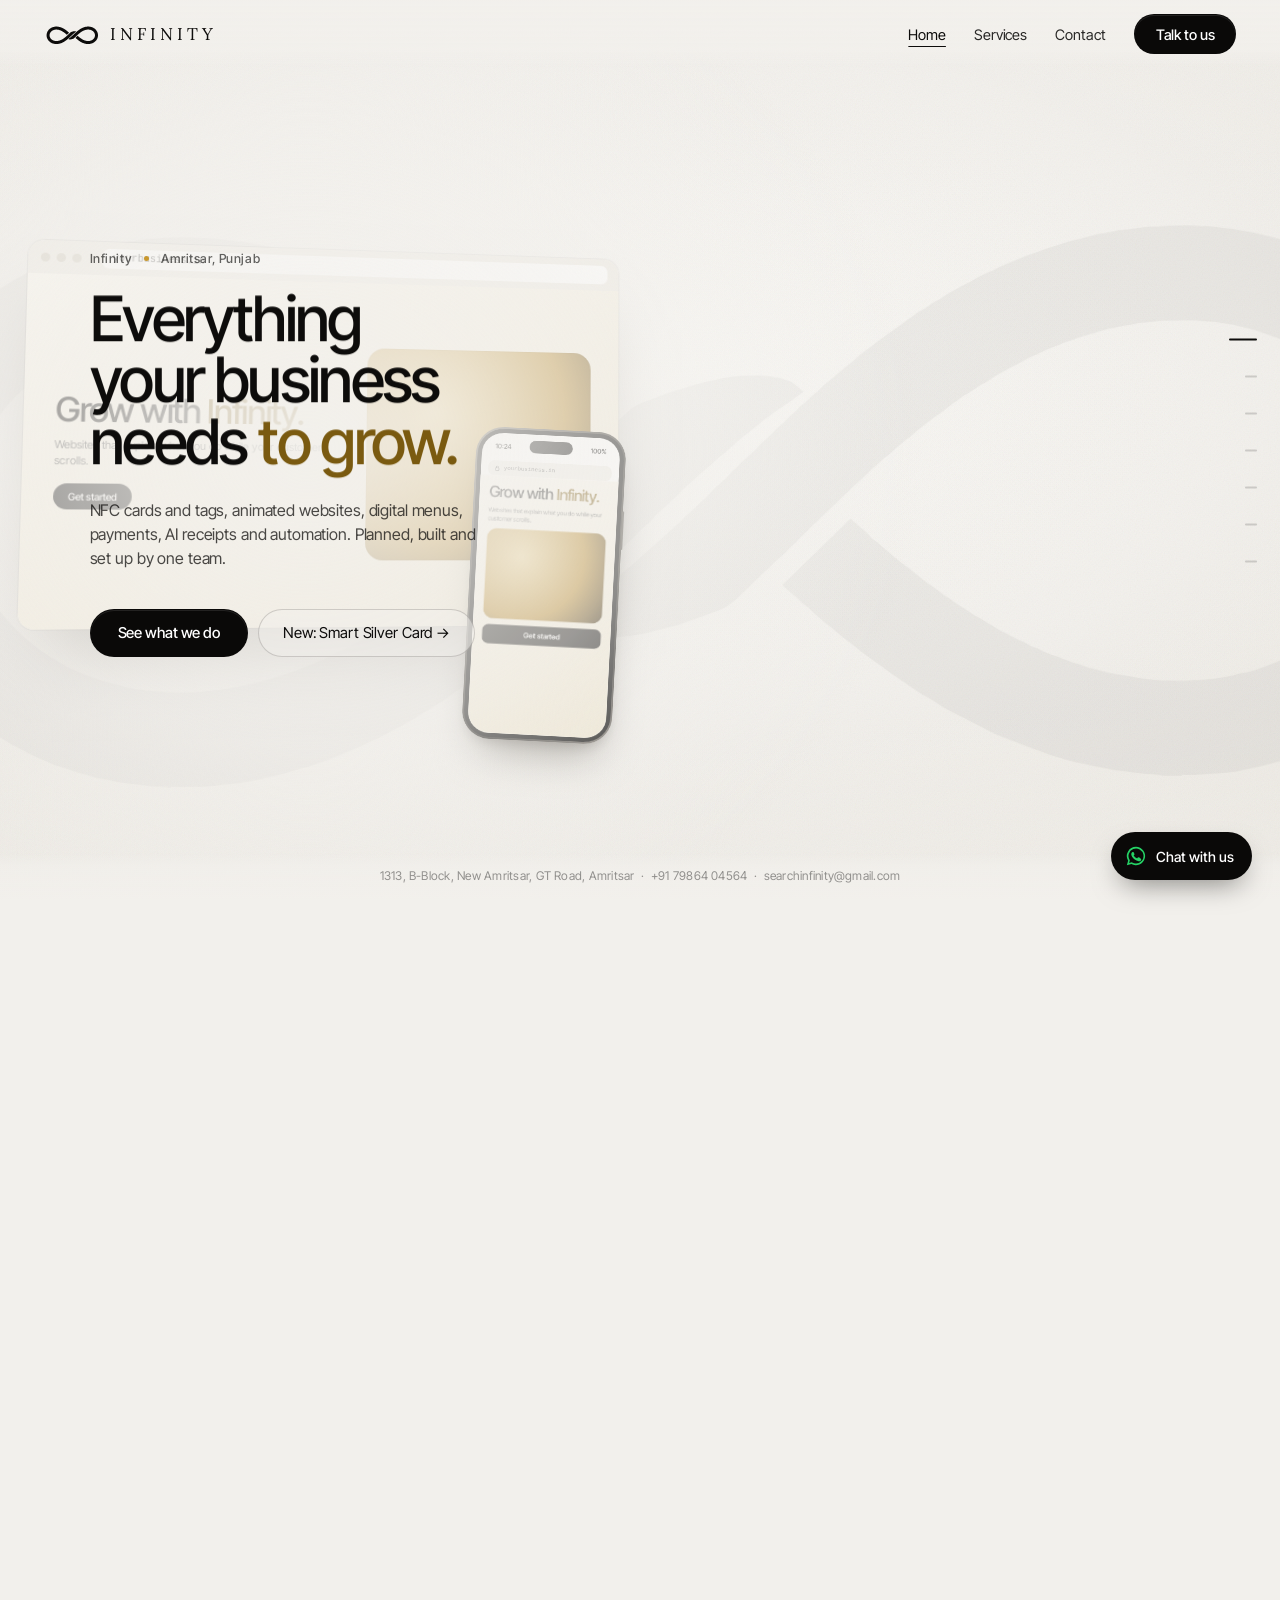
<file: index.html>
<!DOCTYPE html>
<html lang="en">
<head>
<meta charset="UTF-8">
<meta name="viewport" content="width=device-width, initial-scale=1, viewport-fit=cover">
<title>Infinity Technologies – Business Growth Studio</title>
<meta name="description" content="NFC review cards, Instagram and YouTube tags, animated websites, digital menus, UPI QR codes, AI receipts and business automation. Infinity Technologies, Amritsar.">
<meta name="theme-color" content="#f2f0ec">
<meta property="og:title" content="Infinity Technologies – Business Growth Studio">
<meta property="og:description" content="NFC review cards, Instagram and YouTube tags, animated websites, digital menus, UPI QR codes, AI receipts and business automation. Infinity Technologies, Amritsar.">
<meta property="og:type" content="website">
<meta property="og:url" content="https://growwithinfinity.github.io/">
<meta property="og:image" content="https://growwithinfinity.github.io/og.jpg">
<meta property="og:image:width" content="1200">
<meta property="og:image:height" content="630">
<meta name="twitter:card" content="summary_large_image">
<link rel="canonical" href="https://growwithinfinity.github.io/">
<link rel="icon" href="data:image/svg+xml,%3Csvg xmlns='http://www.w3.org/2000/svg' viewBox='0 0 64 64'%3E%3Crect width='64' height='64' rx='14' fill='%23f2f0ec'/%3E%3Cpath d='M20 22c-6 0-10 4.5-10 10s4 10 10 10c8 0 16-20 24-20 6 0 10 4.5 10 10s-4 10-10 10c-8 0-16-20-24-20z' fill='none' stroke='%230d0c0b' stroke-width='5'/%3E%3C/svg%3E">
<link rel="preconnect" href="https://fonts.googleapis.com">
<link rel="preconnect" href="https://fonts.gstatic.com" crossorigin>
<link href="https://fonts.googleapis.com/css2?family=Inter+Tight:wght@400;500&family=Lora:wght@400&family=Poppins:wght@400;500&display=swap" rel="stylesheet">
<link rel="stylesheet" href="assets/site.css">
<script type="application/ld+json">
{"@context":"https://schema.org","@type":"LocalBusiness","name":"Infinity Technologies","description":"NFC review cards, Instagram and YouTube NFC tags, animated websites, digital menus, UPI QR codes, AI receipts and business automation.",
 "url":"https://growwithinfinity.github.io/","email":"searchinfinity@gmail.com",
 "telephone":["+91-79864-04564","+91-98771-68353","+91-98782-25225","+91-93243-87537"],
 "address":{"@type":"PostalAddress","streetAddress":"1313, B-Block, New Amritsar, GT Road","addressLocality":"Amritsar","addressRegion":"Punjab","postalCode":"143001","addressCountry":"IN"},
 "image":"https://growwithinfinity.github.io/og.jpg"}
</script>
</head>
<body>
<div class="obj" id="obj">
  <div class="o browser" data-o="browser">
    <div class="top"><i></i><i></i><i></i><b>yourbusiness.in</b></div>
    <div class="view on" data-s="site"><div class="site"><div><h4>Grow with <em>Infinity.</em></h4><p>Websites that explain what you do while your customer scrolls.</p><span class="b">Get started</span></div><div class="art"></div></div></div>
  </div>
  <div class="o standee" data-o="standee"><div class="nm">Your Business</div><div class="qr" data-qr="11"></div><div class="apps">SCAN &amp; PAY WITH ANY UPI APP</div><div class="base"></div></div>
  <div class="o tent" data-o="tent"><div class="t2">TODAY’S MENU</div><div class="t1">Tap or scan<br>to see the menu</div><div class="qr" data-qr="23"></div><div class="nf"><svg><use href="#nfc"/></svg>TAP HERE</div></div>
  <div class="o node" data-o="n1"><span class="i"><svg viewBox="0 0 24 24"><path d="M4 20l1.3-3.8A8 8 0 1 1 8 19z" fill="none" stroke="currentColor" stroke-width="2"/></svg></span><span class="k">When</span><b>A customer messages</b><small>WhatsApp, 11:42 pm</small></div>
  <div class="o node" data-o="n2"><span class="i"><svg viewBox="0 0 24 24"><path d="M13 2L4 14h7l-1 8 9-12h-7z" fill="none" stroke="currentColor" stroke-width="2" stroke-linejoin="round"/></svg></span><span class="k">Then</span><b>Reply with your menu</b><small>Sent in seconds</small></div>
  <div class="o node" data-o="n3"><span class="i"><svg viewBox="0 0 24 24"><path d="M4 4h16v16H4zM4 10h16M10 4v16" fill="none" stroke="currentColor" stroke-width="2"/></svg></span><span class="k">And</span><b>Save the lead</b><small>New row in Google Sheets</small></div>
  <div class="o rcard" data-o="card">
    <div class="l"><div class="hi">THANKS A MILLION FOR YOUR VISIT</div><h3>Rate us<br>on Google</h3><div class="st"><svg><use href="#star"/></svg><svg><use href="#star"/></svg><svg><use href="#star"/></svg><svg><use href="#star"/></svg><svg><use href="#star"/></svg></div><div class="tx">Tap this card on your phone<br>or scan the code to leave a review.</div></div>
    <div class="rl"></div><div class="pw"><svg viewBox="-6 -6 252 93.5"><use href="#inf"/></svg>POWERED BY INFINITY</div>
    <div class="tap">TAP <svg><use href="#nfc"/></svg></div><div class="qrf" data-qr="7"><i></i></div><div class="cap">SCAN TO REVIEW</div>
    <div class="ripples"><i></i><i></i><i></i></div>
  </div>
  <div class="o tag ig" data-o="ig"><svg viewBox="0 0 24 24"><rect x="4" y="4" width="16" height="16" rx="5" fill="none" stroke="currentColor" stroke-width="1.8"/><circle cx="12" cy="12" r="3.8" fill="none" stroke="currentColor" stroke-width="1.8"/><circle cx="16.8" cy="7.2" r="1" fill="currentColor"/></svg><em>TAP TO FOLLOW</em></div>
  <div class="o tag yt" data-o="yt"><svg viewBox="0 0 24 24"><rect x="3" y="6" width="18" height="12" rx="4" fill="none" stroke="currentColor" stroke-width="1.8"/><path d="M10.5 9.5v5l4.3-2.5z" fill="currentColor"/></svg><em>SUBSCRIBE</em></div>
  <div class="o phone" data-o="phone"><div class="bezel"><div class="screen" id="pscr">
    <div class="scr on" data-s="review"><div class="sb"><span>10:24</span><span>100%</span></div><div class="url"><svg><use href="#lock"/></svg>g.page/r/your-business/review</div>
      <div class="body"><div class="row-x"><div class="av">Y</div><div><b>Your Business</b><small>Amritsar</small></div></div><div class="tiny">How was your visit?</div>
      <div class="stars-r" style="display:flex;gap:6px;color:#E8A91B"><svg width="26" height="26" fill="currentColor"><use href="#star"/></svg><svg width="26" height="26" fill="currentColor"><use href="#star"/></svg><svg width="26" height="26" fill="currentColor"><use href="#star"/></svg><svg width="26" height="26" fill="currentColor"><use href="#star"/></svg><svg width="26" height="26" fill="currentColor"><use href="#star"/></svg></div>
      <div class="dr" style="font-family:var(--sans)">Quick service and really friendly staff. Will come back!</div><div class="btn-s green" style="margin-top:auto">Posted ✓</div></div></div>
    <div class="scr" data-s="site"><div class="sb"><span>10:24</span><span>100%</span></div><div class="url"><svg><use href="#lock"/></svg>yourbusiness.in</div>
      <div class="body" style="background:linear-gradient(160deg,#fbf8f0,#efe6cf)"><b style="font:500 26px/1 var(--sans);letter-spacing:-.04em">Grow with <span style="color:#7A5A10">Infinity.</span></b><span class="tiny">Websites that explain what you do while your customer scrolls.</span><div style="height:150px;border-radius:16px;background:radial-gradient(circle at 30% 30%,#e9cf8f,#b98a2b 60%,#3b2c12)"></div><div class="btn-s">Get started</div></div></div>
    <div class="scr" data-s="menu"><div class="sb"><span>10:24</span><span>100%</span></div><div class="url"><svg><use href="#lock"/></svg>yourbusiness.in/menu</div>
      <div class="body"><div class="menu-cat"><span class="on">Popular</span><span>Drinks</span><span>Snacks</span></div>
      <div class="dish"><i></i><div><b>Masala chai</b><small>Ginger, cardamom</small></div><span class="p">₹60</span></div>
      <div class="dish"><i></i><div><b>Paneer tikka sandwich</b><small>Grilled, mint chutney</small></div><span class="p">₹210</span></div>
      <div class="dish"><i></i><div><b>Cold coffee</b><small>With ice cream</small></div><span class="p">₹140</span></div>
      <div class="cart"><span>2 items</span><span>Pay ₹350 by UPI</span></div></div></div>
  </div></div><div class="glare"></div></div>
</div>

<main class="panels">
  <section class="panel" data-step id="intro" data-pos="left" data-label="Intro">
    <p class="eyebrow">Infinity <span class="dot"></span> Amritsar, Punjab</p>
    <h1>Everything your business needs <em>to grow.</em></h1>
    <p class="sub">NFC cards and tags, animated websites, digital menus, payments, AI receipts and automation. Planned, built and set up by one team.</p>
    <div class="cta"><a class="pill" href="#nfc" data-step-go="1">See what we do</a><a class="ghost" href="smart-silver-card.html">New: Smart Silver Card →</a></div>
  </section>
  <section class="panel" data-step id="nfc" data-pos="left" data-label="NFC">
    <p class="eyebrow">NFC <span class="dot"></span> Tap, no app</p>
    <h1>NFC that <em>does the work.</em></h1>
    <p class="sub">A phone touches the card or tag and the right page opens: your Google reviews, Instagram, YouTube, Wi-Fi or a full link page.</p>
    <div class="cta"><a class="pill" href="smart-silver-card.html">Smart Silver Card · ₹630</a><a class="ghost" href="nfc-review-cards.html">NFC review cards</a><a class="ghost" href="social-tags.html">Instagram &amp; YouTube tags</a><a class="ghost" href="all-in-one-nfc.html">All-in-one NFC</a></div>
  </section>
  <section class="panel" data-step id="web" data-pos="right" data-label="Websites">
    <p class="eyebrow">Websites</p>
    <h1>Websites that <em>move.</em></h1>
    <p class="sub">Animated scroll websites like this one. They explain your business step by step and turn visitors into enquiries.</p>
    <div class="cta"><a class="pill" href="websites.html">See animated websites</a></div>
  </section>
  <section class="panel" data-step id="counter" data-pos="left" data-label="Menus & payments">
    <p class="eyebrow">At the counter</p>
    <h1>Menus, payments and bills <em>on the phone.</em></h1>
    <p class="sub">Customers tap or scan to see your menu, order, pay by UPI and get their bill without paper.</p>
    <div class="cta"><a class="pill" href="digital-menu.html">Digital menus</a><a class="ghost" href="upi-qr.html">UPI QR codes</a><a class="ghost" href="ai-receipts.html">AI receipts</a></div>
  </section>
  <section class="panel" data-step id="auto" data-pos="right" data-label="Automation">
    <p class="eyebrow">Automation</p>
    <h1>Work that <em>runs itself.</em></h1>
    <p class="sub">Replies, reminders, bills and follow-ups that happen on their own. If you do it every day, we can usually automate it.</p>
    <div class="cta"><a class="pill" href="automation.html">See automation</a><a class="ghost" href="nfc-automation.html">NFC automation tags</a></div>
  </section>
</main>

<script>
window.PAGE={
  home:true, service:"your services",
  moreEyebrow:"Services", moreTitle:"Pick what your business <em>needs.</em>",
  contactTitle:"Let’s grow <em>your business.</em>",
  scene:[
    {browser:{x:-.02,y:-.1,s:.82,rx:6,ry:-8},phone:{x:.24,y:.1,s:.78,rz:4},card:{x:-.24,y:.24,s:.7,rx:34,rz:-14},ig:{x:-.36,y:-.34,s:.5},yt:{x:.38,y:-.3,s:.44},standee:{x:.4,y:.3,s:.5,ry:-14}},
    {card:{x:-.04,y:.12,s:1.05,rx:52,rz:-16},phone:{x:.06,y:-.12,s:.78,rx:24,rz:-12},ig:{x:.36,y:.34,s:.55},yt:{x:-.36,y:.36,s:.48}},
    {browser:{x:-.04,y:-.04,s:1.05,ry:10,rx:4},phone:{x:.34,y:.16,s:.62,rz:3}},
    {tent:{x:-.3,y:.04,s:.92,ry:16},phone:{x:.04,y:0,s:.82},standee:{x:.33,y:.08,s:.82,ry:-16}},
    {n1:{x:-.28,y:-.26,s:1.05},n2:{x:.04,y:0,s:1.05},n3:{x:.3,y:.26,s:1.05}},
    {n1:{x:-.28,y:-.26,s:1.05},n2:{x:.04,y:0,s:1.05},n3:{x:.3,y:.26,s:1.05}},
    {browser:{x:0,y:-.06,s:.7,rx:6},phone:{x:.22,y:.08,s:.7,rz:4},card:{x:-.26,y:.14,s:.7,rx:34,rz:-14},ig:{x:-.42,y:-.2,s:.5},yt:{x:.42,y:-.14,s:.45},standee:{x:.38,y:.2,s:.55,ry:-14}}
  ],
  sceneM:[
    {browser:{x:0,y:-.12,s:.5},phone:{x:.26,y:.1,s:.5,rz:4},card:{x:-.22,y:.22,s:.5,rx:34,rz:-14},ig:{x:-.36,y:-.26,s:.38},yt:{x:.38,y:-.3,s:.34},standee:{x:.3,y:.32,s:.36,o:0}},
    {card:{x:0,y:.16,s:.82,rx:52,rz:-16},phone:{x:.06,y:-.1,s:.62,rx:24,rz:-12},ig:{x:.34,y:.38,s:.42},yt:{x:-.34,y:.4,s:.38}},
    {browser:{x:0,y:-.08,s:.6,ry:6},phone:{x:.3,y:.16,s:.5}},
    {tent:{x:-.3,y:.06,s:.62,ry:14},phone:{x:.02,y:0,s:.66},standee:{x:.32,y:.08,s:.6,ry:-14}},
    {n1:{x:-.18,y:-.32,s:.86},n2:{x:.02,y:0,s:.86},n3:{x:.18,y:.32,s:.86}}
  ],
  tick:function(s){
    var names=["review","review","site","menu","menu","menu","menu"];
    var k=s.u>.82?Math.min(s.i+1,names.length-1):s.i;
    s.show(document.getElementById("pscr"),names[k]||"menu");
    document.querySelector("[data-o=card]").classList.toggle("pulse",s.t>.9&&s.t<1.6);
    var hot=Math.floor((performance.now()/900))%3;
    ["n1","n2","n3"].forEach(function(n,j){document.querySelector("[data-o="+n+"]").classList.toggle("hot",s.i===4&&j===hot);});
  }
};
</script>
<script src="assets/engine.js"></script>
</body>
</html>
</file>
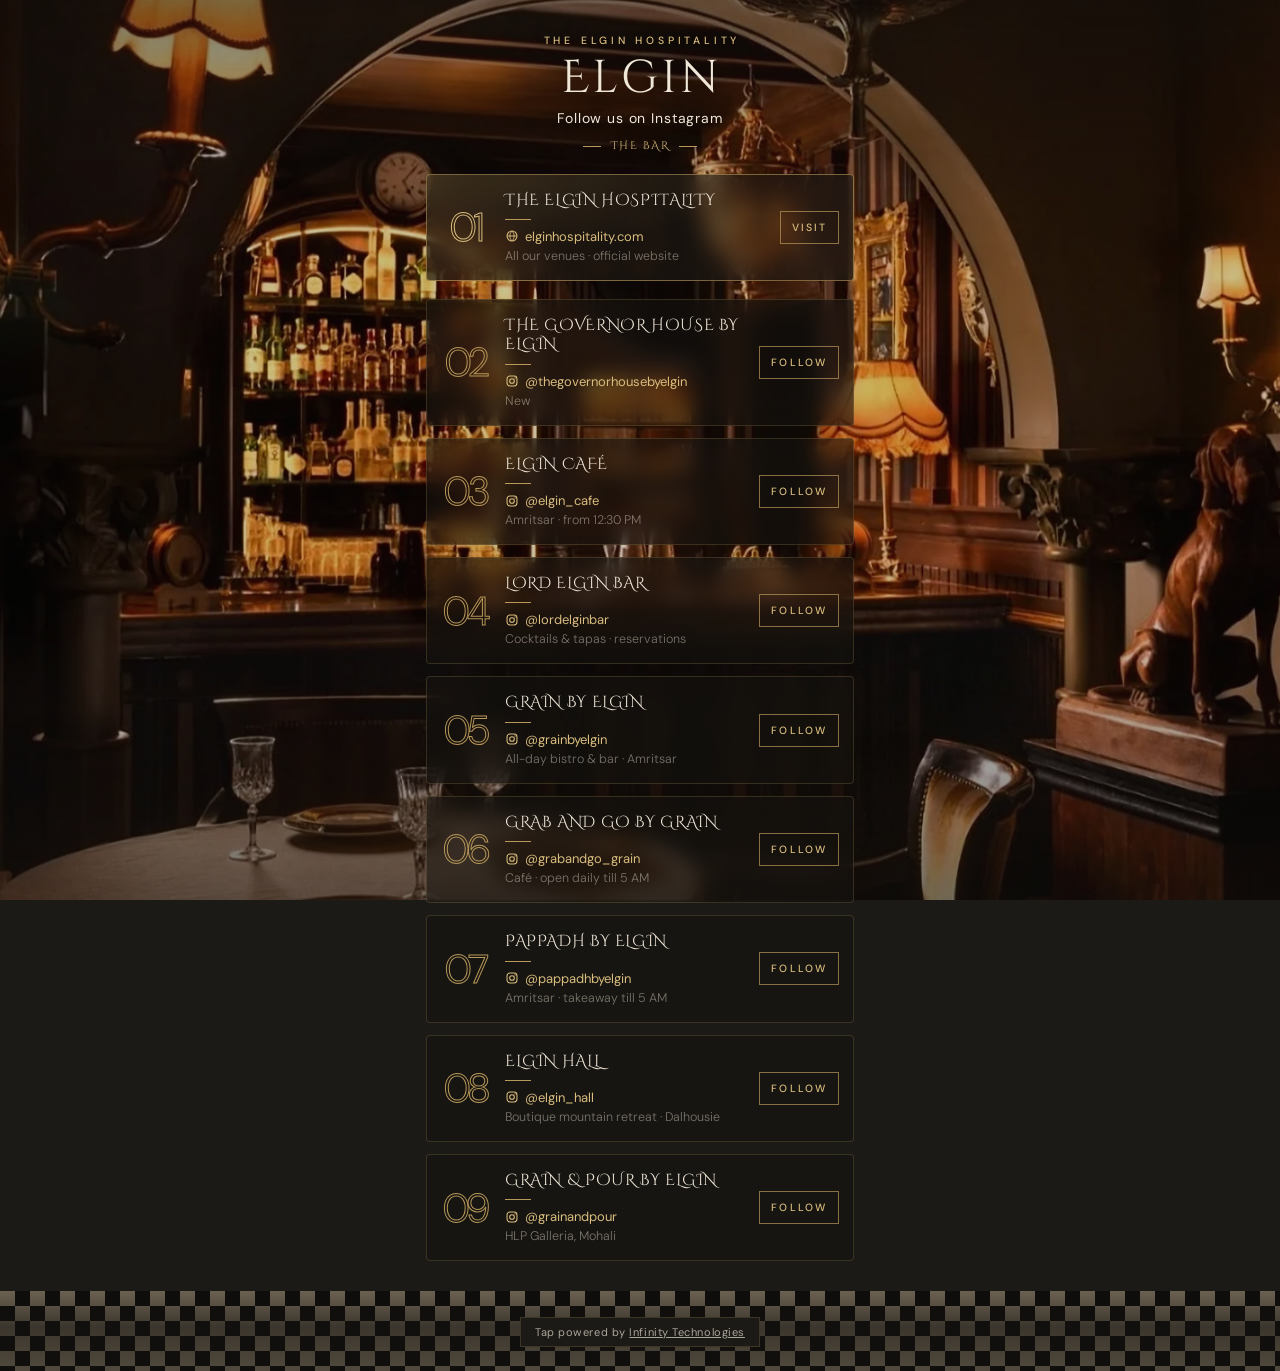
<file: elgin/index.html>
<!DOCTYPE html>
<html lang="en">
<head>
<meta charset="UTF-8">
<meta name="viewport" content="width=device-width, initial-scale=1, viewport-fit=cover">
<title>Elgin – Follow us on Instagram</title>
<meta name="description" content="Follow every Elgin venue on Instagram: The Governor House, Elgin Café, Lord Elgin Bar, Grain, Grab and Go, Pappadh, Elgin Hall and Grain &amp; Pour, plus the Elgin Hospitality website.">
<meta name="theme-color" content="#1c1a16">
<link rel="preconnect" href="https://fonts.googleapis.com">
<link rel="preconnect" href="https://fonts.gstatic.com" crossorigin>
<link href="https://fonts.googleapis.com/css2?family=Cinzel+Decorative:wght@400;700&family=DM+Sans:wght@300;400;500;600&display=swap" rel="stylesheet">
<style>
  /* Taken from The Governor House: dark panelled rooms, amber lamplight, gilt frames,
     numbered rooms in thin gold outline, decorative capitals, a chequered floor. */
  :root{--bg:#1c1a16;--card:#24211c;--ink:#efe7d8;--soft:rgba(239,231,216,.68);--faint:rgba(239,231,216,.45);
    --gold:#b8995a;--gold2:#d9bd7e;--line:rgba(184,153,90,.22)}
  *{box-sizing:border-box}
  html,body{margin:0}
  body{min-height:100vh;min-height:100svh;color:var(--ink);background:var(--bg);
    font-family:"DM Sans",system-ui,-apple-system,"Segoe UI",Roboto,Arial,sans-serif;-webkit-font-smoothing:antialiased}
  /* Background: slow cross-fading slideshow of the rooms, with a gentle zoom (Ken Burns). */
  .bg{position:fixed;inset:0;z-index:-1;background:var(--bg);overflow:hidden}
  .slide{position:absolute;inset:-2%;background:center/cover no-repeat;opacity:0;transition:opacity 1.8s ease;will-change:opacity,transform}
  .slide.on{opacity:1}
  .veil{position:absolute;inset:0;
    background:linear-gradient(180deg,rgba(18,16,13,.55) 0%,rgba(18,16,13,.22) 22%,rgba(18,16,13,.22) 70%,rgba(18,16,13,.6) 100%)}
  header.top{text-align:center;padding:max(34px,env(safe-area-inset-top)) 18px 22px}
  .eyebrow{margin:0;font-size:10.5px;letter-spacing:.36em;text-transform:uppercase;color:var(--gold2);font-weight:500;padding-left:.36em;text-shadow:0 1px 8px rgba(0,0,0,.8)}
  h1{margin:8px 0 0;font:400 46px/1 "Cinzel Decorative",Georgia,serif;letter-spacing:.08em;padding-left:.08em;text-shadow:0 2px 20px rgba(0,0,0,.85)}
  .sub{margin:8px 0 0;font-size:14px;color:var(--ink);font-weight:400;letter-spacing:.06em;text-shadow:0 1px 10px rgba(0,0,0,.85)}
  .room{display:flex;align-items:center;justify-content:center;gap:10px;margin:14px 0 0;font:400 10.5px/1 "Cinzel Decorative",Georgia,serif;letter-spacing:.14em;color:var(--gold2);text-transform:uppercase;text-shadow:0 1px 8px rgba(0,0,0,.9)}
  .room b{width:18px;height:1px;background:var(--gold)}
  .room span{transition:opacity .6s ease}
  main{max-width:460px;margin:0 auto;padding:0 16px}
  ul{list-style:none;margin:0;padding:0;display:grid;gap:12px}
  a.acct{display:grid;grid-template-columns:54px 1fr auto;gap:12px;align-items:center;text-decoration:none;color:inherit;
    background:rgba(22,20,16,.58);-webkit-backdrop-filter:blur(10px) saturate(1.15);backdrop-filter:blur(10px) saturate(1.15);border:1px solid var(--line);border-radius:4px;padding:16px 14px 16px 12px;
    transition:transform .25s ease,border-color .25s ease,box-shadow .25s ease}
  a.acct:hover,a.acct:focus-visible{transform:translateY(-2px);border-color:rgba(184,153,90,.6);box-shadow:0 10px 26px rgba(0,0,0,.35),0 0 30px rgba(217,170,90,.08)}
  a.acct:focus-visible{outline:1.5px solid var(--gold);outline-offset:3px}
  .num{font:300 40px/1 "DM Sans",sans-serif;letter-spacing:-.04em;color:transparent;-webkit-text-stroke:1px var(--gold);text-align:center}
  .t b{display:block;font:400 15.5px/1.25 "Cinzel Decorative",Georgia,serif;letter-spacing:.04em;text-transform:uppercase}
  .t .bar{display:block;width:26px;height:1px;background:var(--gold);margin:9px 0 8px}
  .t .h{display:flex;align-items:center;gap:6px;font-size:13px;color:var(--gold2)}
  .t .h svg{width:14px;height:14px;flex:none}
  .t small{display:block;margin-top:3px;font-size:12.5px;color:var(--faint);font-weight:300}
  .go{font-size:10.5px;font-weight:500;letter-spacing:.2em;text-transform:uppercase;padding:9px 11px;border:1px solid rgba(184,153,90,.7);
    color:var(--gold2);white-space:nowrap;transition:background .25s,color .25s}
  a.acct:hover .go,a.acct:focus-visible .go{background:var(--gold);color:var(--bg)}
  li.site{margin-bottom:6px}
  li.site a.acct{border-color:rgba(184,153,90,.6);background:radial-gradient(120% 140% at 0% 0%,rgba(217,170,90,.18),transparent 60%),rgba(30,27,22,.62)}
  li.site .num{-webkit-text-stroke-color:var(--gold2)}
  footer{margin-top:30px;padding:26px 18px max(24px,env(safe-area-inset-bottom));text-align:center;font-size:11px;letter-spacing:.05em;color:var(--soft);
    background:linear-gradient(180deg,rgba(20,18,15,0),rgba(20,18,15,.55) 45%,rgba(20,18,15,.3)),repeating-conic-gradient(#0e0d0b 0 25%,#6b6151 0 50%) 0 0/30px 30px}
  footer span{display:inline-block;background:var(--bg);padding:7px 14px;border:1px solid var(--line)}
  footer a{color:inherit}
  @media (prefers-reduced-motion:no-preference){
    li{opacity:0;transform:translateY(10px);animation:in .55s cubic-bezier(.22,.61,.36,1) forwards}
    li{animation-delay:calc(.25s + var(--i,0) * .05s)}
    @keyframes in{to{opacity:1;transform:none}}
    .slide.on{animation:kb 9s ease-out forwards}
    .slide.on:nth-child(2n){animation-name:kb2}
    @keyframes kb{from{transform:scale(1.1) translate(1%,.5%)}to{transform:scale(1.02) translate(0,0)}}
    @keyframes kb2{from{transform:scale(1.02) translate(-.5%,0)}to{transform:scale(1.1) translate(.5%,-1%)}}
    header.top>*{opacity:0;transform:translateY(10px);animation:in .8s cubic-bezier(.22,.61,.36,1) forwards}
    header.top>:nth-child(2){animation-delay:.1s}header.top>:nth-child(3){animation-delay:.2s}header.top>:nth-child(4){animation-delay:.3s}
  }
</style>
</head>
<body>
<div class="bg" aria-hidden="true">
  <div class="slide on" data-room="The Bar" data-src="h1.webp" style="background-image:url(h1.webp);background-position:50% 50%"></div>
  <div class="slide" data-room="The Assembly Hall" data-src="h2.webp" style="background-position:50% 50%"></div>
  <div class="slide" data-room="Candlelit Evenings" data-src="h3.webp" style="background-position:50% 55%"></div>
  <div class="veil"></div>
</div>
<header class="top">
  <p class="eyebrow">The Elgin Hospitality</p>
  <h1>Elgin</h1>
  <p class="sub">Follow us on Instagram</p>
  <p class="room"><b></b><span id="room">The Bar</span><b></b></p>
</header>
<main>
  <ul>
    <li style="--i:0" class="site"><a class="acct" href="https://elginhospitality.com/" target="_blank" rel="noopener">
      <span class="num">01</span>
      <span class="t"><b>The Elgin Hospitality</b><i class="bar"></i><span class="h"><svg viewBox="0 0 24 24" aria-hidden="true"><circle cx="12" cy="12" r="8.5" fill="none" stroke="currentColor" stroke-width="1.8"/><path d="M3.5 12h17M12 3.5c2.6 2.6 3.6 5.5 3.6 8.5s-1 5.9-3.6 8.5c-2.6-2.6-3.6-5.5-3.6-8.5s1-5.9 3.6-8.5z" fill="none" stroke="currentColor" stroke-width="1.6"/></svg>elginhospitality.com</span><small>All our venues · official website</small></span>
      <span class="go">Visit</span></a></li>
    <li style="--i:1"><a class="acct" href="https://www.instagram.com/thegovernorhousebyelgin/" target="_blank" rel="noopener">
      <span class="num">02</span>
      <span class="t"><b>The Governor House by Elgin</b><i class="bar"></i><span class="h"><svg viewBox="0 0 24 24" aria-hidden="true"><rect x="3.5" y="3.5" width="17" height="17" rx="5" fill="none" stroke="currentColor" stroke-width="1.8"/><circle cx="12" cy="12" r="4" fill="none" stroke="currentColor" stroke-width="1.8"/><circle cx="17.2" cy="6.8" r="1.1" fill="currentColor"/></svg>@thegovernorhousebyelgin</span><small>New</small></span>
      <span class="go">Follow</span></a></li>
    <li style="--i:2"><a class="acct" href="https://www.instagram.com/elgin_cafe/" target="_blank" rel="noopener">
      <span class="num">03</span>
      <span class="t"><b>Elgin Café</b><i class="bar"></i><span class="h"><svg viewBox="0 0 24 24" aria-hidden="true"><rect x="3.5" y="3.5" width="17" height="17" rx="5" fill="none" stroke="currentColor" stroke-width="1.8"/><circle cx="12" cy="12" r="4" fill="none" stroke="currentColor" stroke-width="1.8"/><circle cx="17.2" cy="6.8" r="1.1" fill="currentColor"/></svg>@elgin_cafe</span><small>Amritsar · from 12:30 PM</small></span>
      <span class="go">Follow</span></a></li>
    <li style="--i:3"><a class="acct" href="https://www.instagram.com/lordelginbar/" target="_blank" rel="noopener">
      <span class="num">04</span>
      <span class="t"><b>Lord Elgin Bar</b><i class="bar"></i><span class="h"><svg viewBox="0 0 24 24" aria-hidden="true"><rect x="3.5" y="3.5" width="17" height="17" rx="5" fill="none" stroke="currentColor" stroke-width="1.8"/><circle cx="12" cy="12" r="4" fill="none" stroke="currentColor" stroke-width="1.8"/><circle cx="17.2" cy="6.8" r="1.1" fill="currentColor"/></svg>@lordelginbar</span><small>Cocktails &amp; tapas · reservations</small></span>
      <span class="go">Follow</span></a></li>
    <li style="--i:4"><a class="acct" href="https://www.instagram.com/grainbyelgin/" target="_blank" rel="noopener">
      <span class="num">05</span>
      <span class="t"><b>Grain by Elgin</b><i class="bar"></i><span class="h"><svg viewBox="0 0 24 24" aria-hidden="true"><rect x="3.5" y="3.5" width="17" height="17" rx="5" fill="none" stroke="currentColor" stroke-width="1.8"/><circle cx="12" cy="12" r="4" fill="none" stroke="currentColor" stroke-width="1.8"/><circle cx="17.2" cy="6.8" r="1.1" fill="currentColor"/></svg>@grainbyelgin</span><small>All-day bistro &amp; bar · Amritsar</small></span>
      <span class="go">Follow</span></a></li>
    <li style="--i:5"><a class="acct" href="https://www.instagram.com/grabandgo_grain/" target="_blank" rel="noopener">
      <span class="num">06</span>
      <span class="t"><b>Grab and Go by Grain</b><i class="bar"></i><span class="h"><svg viewBox="0 0 24 24" aria-hidden="true"><rect x="3.5" y="3.5" width="17" height="17" rx="5" fill="none" stroke="currentColor" stroke-width="1.8"/><circle cx="12" cy="12" r="4" fill="none" stroke="currentColor" stroke-width="1.8"/><circle cx="17.2" cy="6.8" r="1.1" fill="currentColor"/></svg>@grabandgo_grain</span><small>Café · open daily till 5 AM</small></span>
      <span class="go">Follow</span></a></li>
    <li style="--i:6"><a class="acct" href="https://www.instagram.com/pappadhbyelgin/" target="_blank" rel="noopener">
      <span class="num">07</span>
      <span class="t"><b>Pappadh by Elgin</b><i class="bar"></i><span class="h"><svg viewBox="0 0 24 24" aria-hidden="true"><rect x="3.5" y="3.5" width="17" height="17" rx="5" fill="none" stroke="currentColor" stroke-width="1.8"/><circle cx="12" cy="12" r="4" fill="none" stroke="currentColor" stroke-width="1.8"/><circle cx="17.2" cy="6.8" r="1.1" fill="currentColor"/></svg>@pappadhbyelgin</span><small>Amritsar · takeaway till 5 AM</small></span>
      <span class="go">Follow</span></a></li>
    <li style="--i:7"><a class="acct" href="https://www.instagram.com/elgin_hall/" target="_blank" rel="noopener">
      <span class="num">08</span>
      <span class="t"><b>Elgin Hall</b><i class="bar"></i><span class="h"><svg viewBox="0 0 24 24" aria-hidden="true"><rect x="3.5" y="3.5" width="17" height="17" rx="5" fill="none" stroke="currentColor" stroke-width="1.8"/><circle cx="12" cy="12" r="4" fill="none" stroke="currentColor" stroke-width="1.8"/><circle cx="17.2" cy="6.8" r="1.1" fill="currentColor"/></svg>@elgin_hall</span><small>Boutique mountain retreat · Dalhousie</small></span>
      <span class="go">Follow</span></a></li>
    <li style="--i:8"><a class="acct" href="https://www.instagram.com/grainandpour/" target="_blank" rel="noopener">
      <span class="num">09</span>
      <span class="t"><b>Grain &amp; Pour by Elgin</b><i class="bar"></i><span class="h"><svg viewBox="0 0 24 24" aria-hidden="true"><rect x="3.5" y="3.5" width="17" height="17" rx="5" fill="none" stroke="currentColor" stroke-width="1.8"/><circle cx="12" cy="12" r="4" fill="none" stroke="currentColor" stroke-width="1.8"/><circle cx="17.2" cy="6.8" r="1.1" fill="currentColor"/></svg>@grainandpour</span><small>HLP Galleria, Mohali</small></span>
      <span class="go">Follow</span></a></li>
  </ul>
</main>
<footer><span>Tap powered by <a href="https://growwithinfinity.github.io/" target="_blank" rel="noopener">Infinity Technologies</a></span></footer>
<script>
/* Room slideshow: load the rest after the first paint, then cross-fade every 6 s. */
(function(){
  var slides=[].slice.call(document.querySelectorAll(".slide")),
      label=document.getElementById("room"), i=0;
  window.addEventListener("load",function(){
    slides.forEach(function(s){ if(!s.style.backgroundImage) s.style.backgroundImage="url("+s.dataset.src+")"; });
    setInterval(function(){
      if(document.hidden) return;
      slides[i].classList.remove("on");
      i=(i+1)%slides.length;
      slides[i].classList.add("on");
      label.style.opacity=0;
      setTimeout(function(){ label.textContent=slides[i].dataset.room; label.style.opacity=1; },450);
    },6000);
  });
})();
</script>
</body>
</html>
</file>
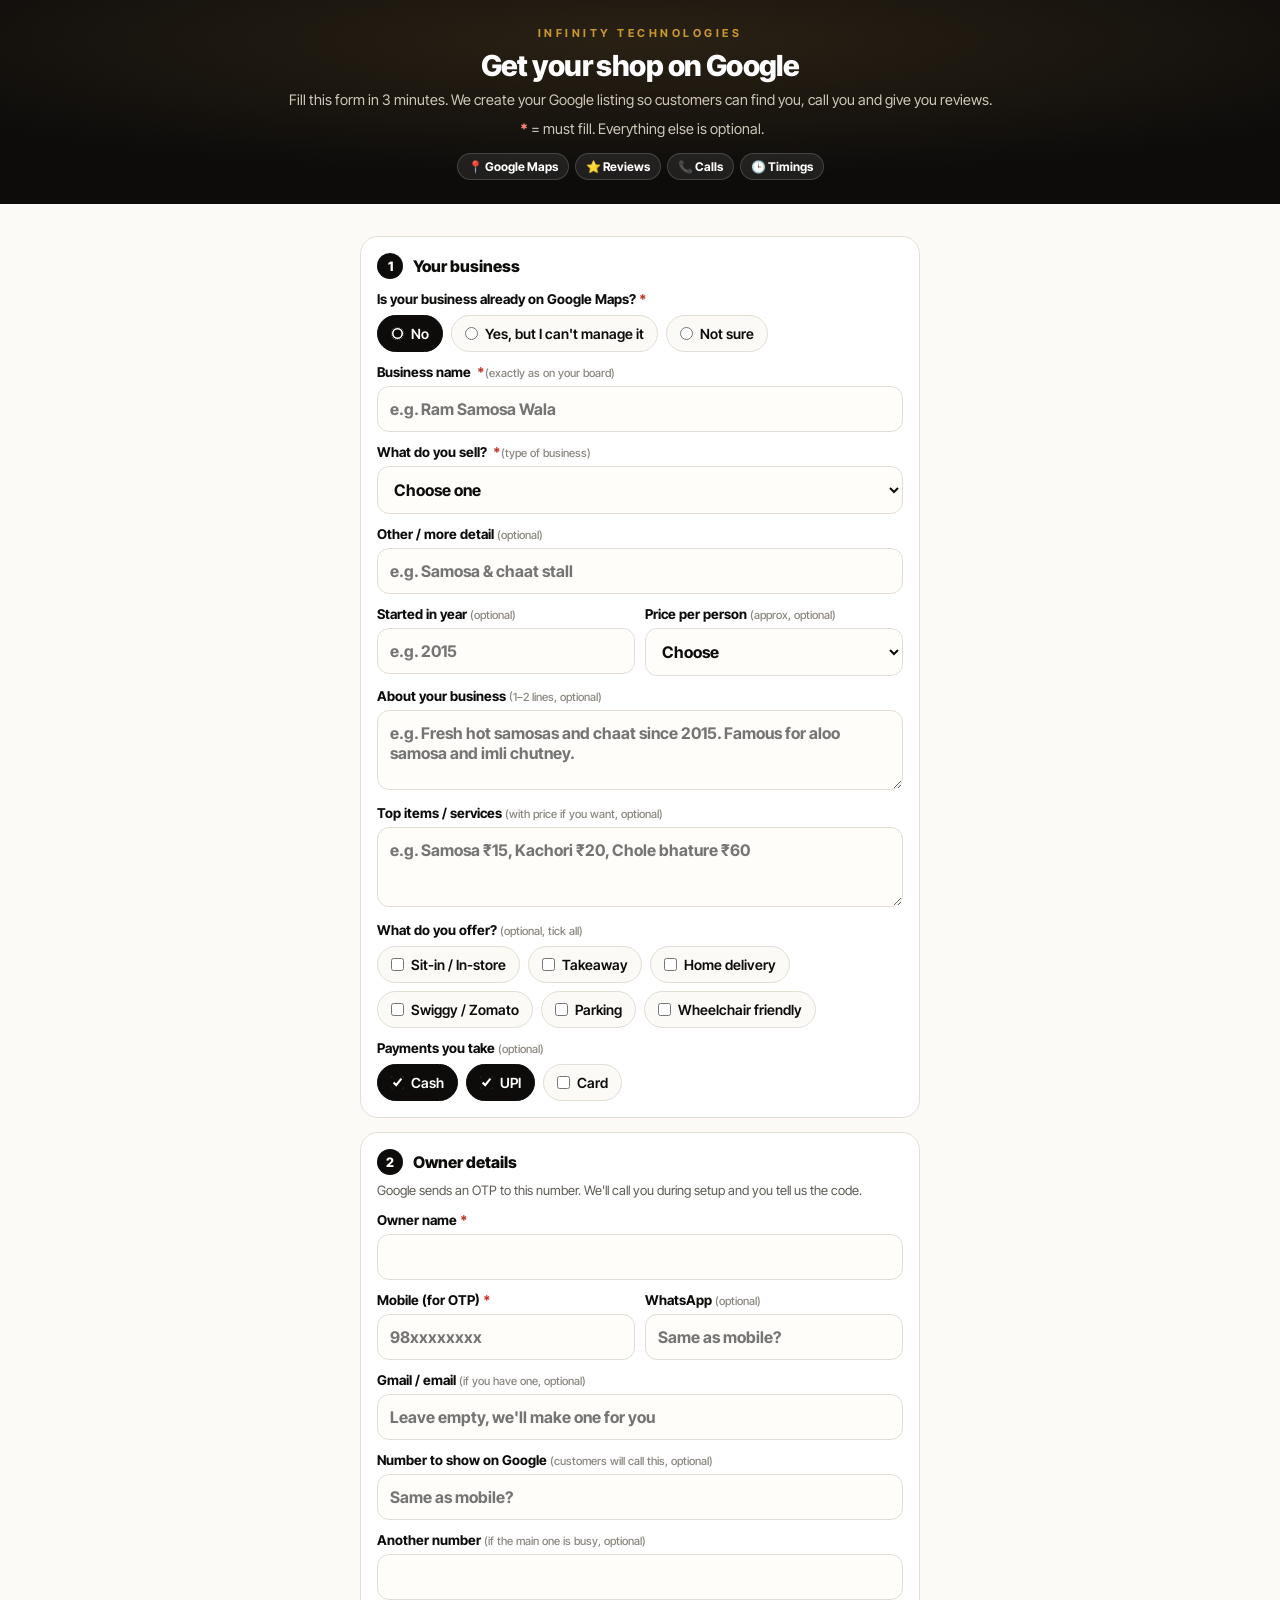
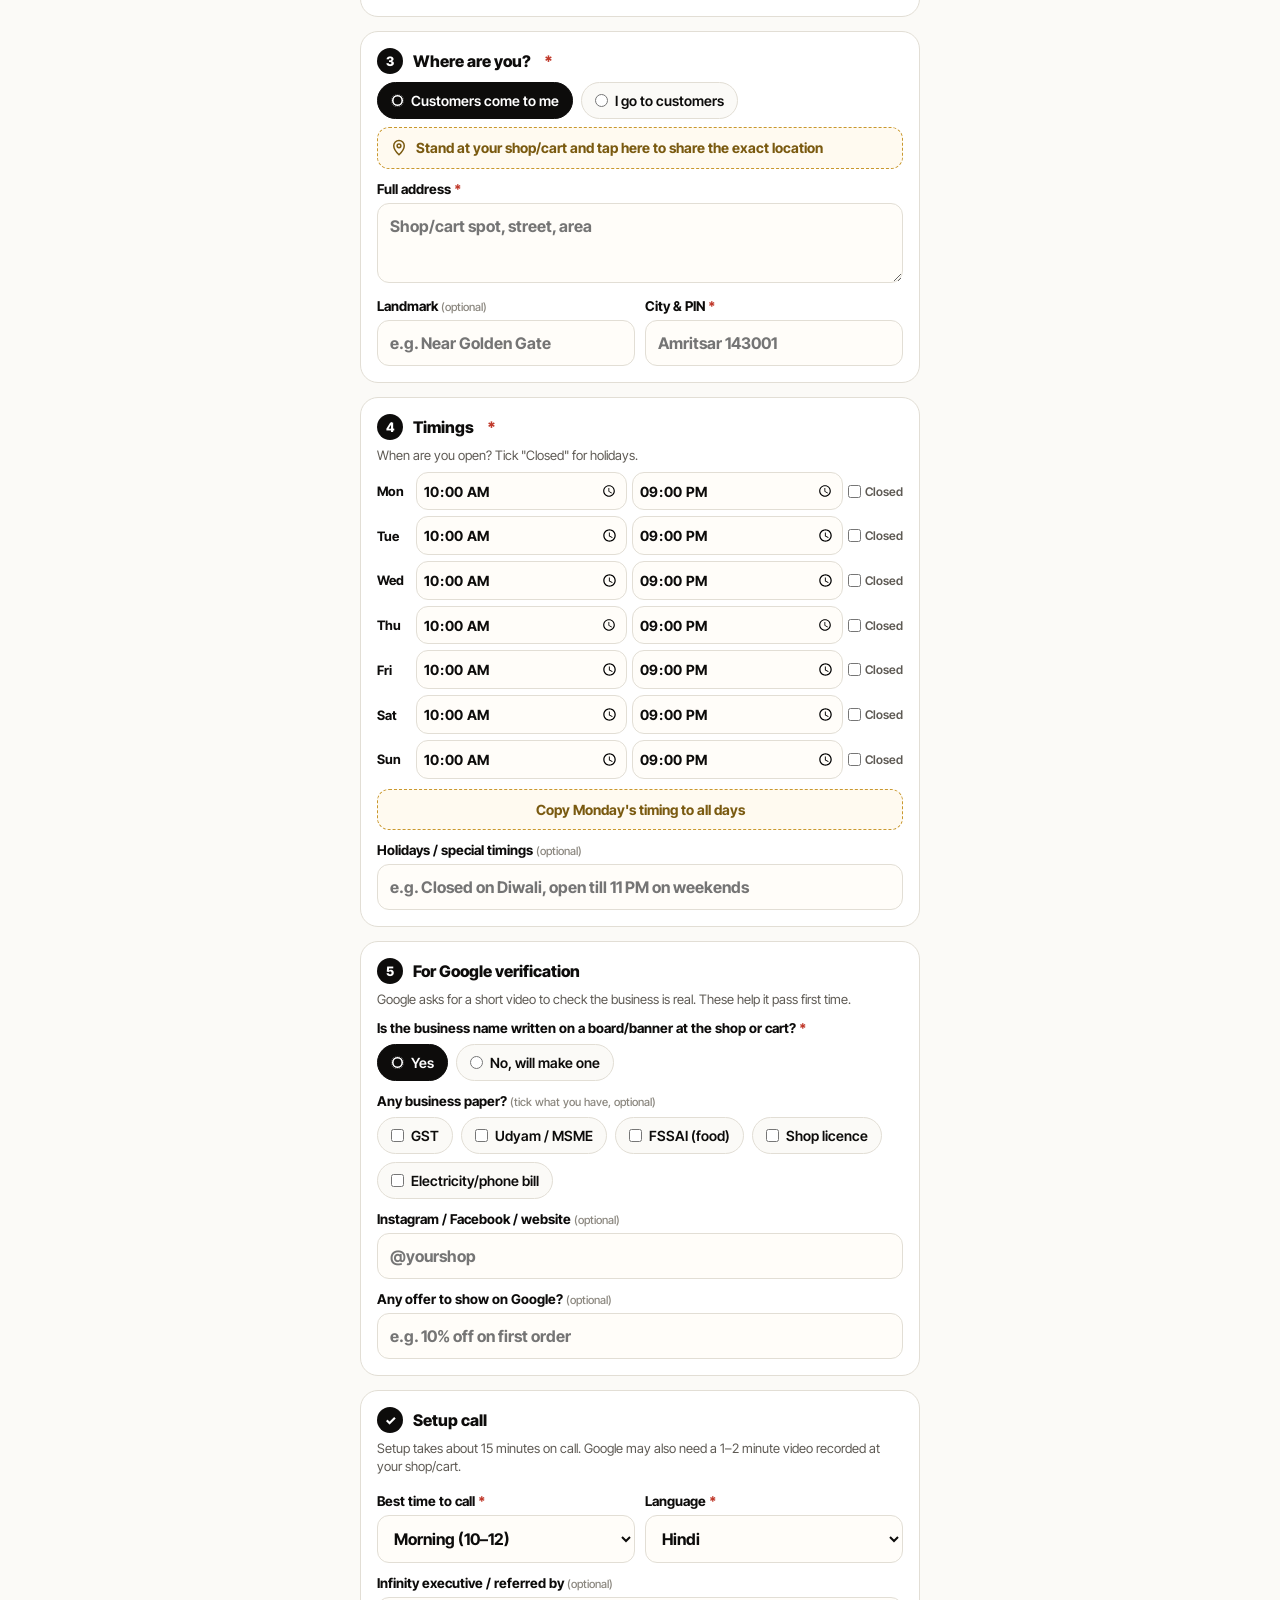
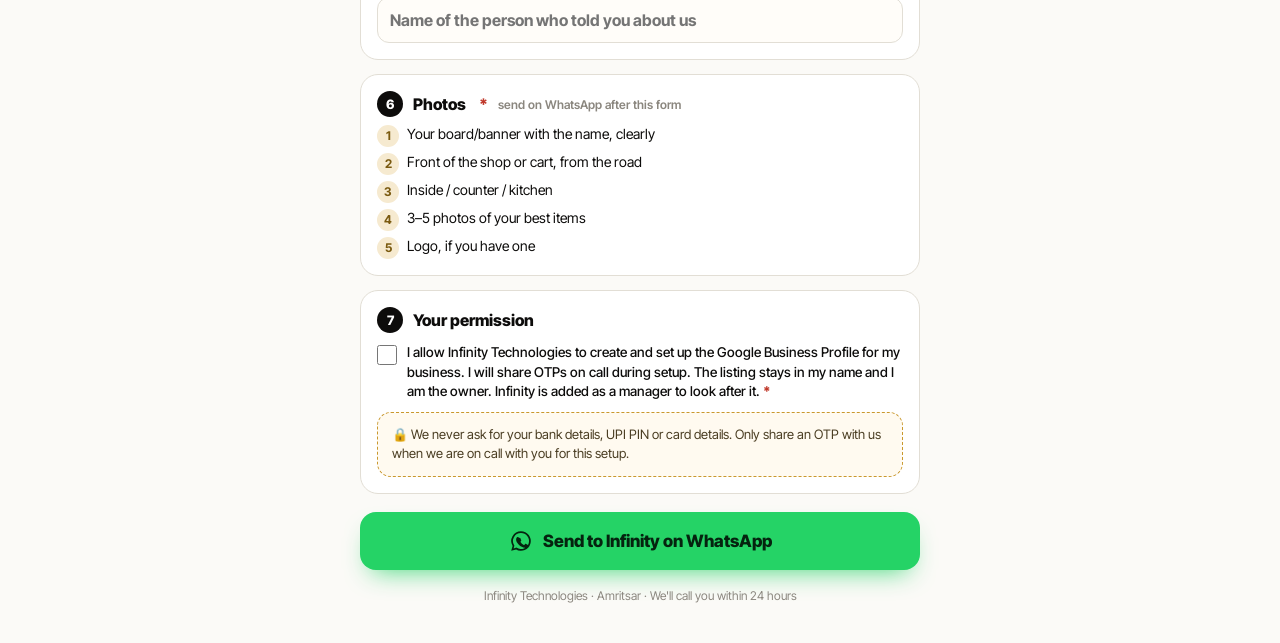
<file: google-listing/index.html>
<!DOCTYPE html>
<html lang="en">
<head>
<meta charset="UTF-8">
<meta name="viewport" content="width=device-width, initial-scale=1, viewport-fit=cover">
<title>Get your shop on Google – Infinity Technologies</title>
<meta name="description" content="Fill this form and Infinity Technologies will put your business on Google Maps and Search.">
<meta name="robots" content="noindex">
<meta name="theme-color" content="#0d0c0b">
<link rel="preconnect" href="https://fonts.googleapis.com"><link rel="preconnect" href="https://fonts.gstatic.com" crossorigin>
<link href="https://fonts.googleapis.com/css2?family=Inter+Tight:wght@400;500;600;700;800&display=swap" rel="stylesheet">
<style>
  :root{--ink:#0d0c0b;--soft:#5e5a54;--faint:#8b877f;--paper:#fbfaf7;--line:#e2ded5;--gold:#C9982E;--goldink:#7A5A10;--wa:#25d366;--err:#c0392b}
  *{box-sizing:border-box;margin:0;padding:0}
  [hidden]{display:none!important}
  body{font-family:"Inter Tight",system-ui,-apple-system,"Segoe UI",Roboto,Arial,sans-serif;color:var(--ink);background:var(--paper);-webkit-font-smoothing:antialiased}
  .top{background:radial-gradient(90% 90% at 50% 20%,#2a2114 0%,#0d0c0b 75%);color:#fff;padding:26px 18px 24px;text-align:center}
  .top .nm{font-size:11px;font-weight:700;letter-spacing:.32em;color:var(--gold)}
  .top h1{margin-top:10px;font-size:29px;line-height:1.08;font-weight:800;letter-spacing:-.02em}
  .top p{margin-top:8px;font-size:14.5px;color:#cfc8ba;line-height:1.45}
  .chips{margin-top:14px;display:flex;flex-wrap:wrap;justify-content:center;gap:6px}
  .chips span{font-size:12px;font-weight:700;background:rgba(255,255,255,.08);border:1px solid rgba(255,255,255,.16);border-radius:20px;padding:5px 10px}
  form{width:min(560px,100% - 28px);margin:0 auto;padding:18px 0 40px}
  .fs{background:#fff;border:1px solid var(--line);border-radius:18px;padding:16px;margin-top:14px}
  .lg{display:flex;align-items:center;gap:10px;font-size:16px;font-weight:800;margin-bottom:6px}
  .lg i{font-style:normal;width:26px;height:26px;border-radius:50%;background:var(--ink);color:#fff;font-size:13px;display:grid;place-items:center;flex:none}
  .help{font-size:13px;color:var(--soft);line-height:1.4;margin-bottom:6px}
  label{display:block;margin-top:12px;font-size:13.5px;font-weight:700}
  label small{font-weight:500;color:var(--faint)}
  input,select,textarea{margin-top:6px;width:100%;border:1.5px solid var(--line);border-radius:12px;padding:12px;font:inherit;font-size:16px;background:#fffdf9;color:var(--ink)}
  textarea{min-height:80px;resize:vertical}
  input:focus,select:focus,textarea:focus{outline:2px solid var(--gold);border-color:transparent}
  .bad{border-color:var(--err)!important}
  .two{display:grid;grid-template-columns:1fr 1fr;gap:10px}
  .opts{margin-top:8px;display:flex;flex-wrap:wrap;gap:8px}
  .opts label{margin:0;display:flex;align-items:center;gap:7px;border:1.5px solid var(--line);border-radius:30px;padding:9px 13px;font-size:14px;font-weight:600;cursor:pointer;background:var(--paper)}
  .opts input{margin:0;width:auto;accent-color:var(--ink)}
  .opts label:has(input:checked){background:var(--ink);color:#fff;border-color:var(--ink)}
  .loc{margin-top:8px;display:flex;align-items:center;gap:8px;border:1.5px dashed var(--gold);background:#fffaf0;color:var(--goldink);border-radius:12px;padding:11px 12px;font:inherit;font-size:14px;font-weight:700;cursor:pointer;width:100%}
  .loc svg{width:18px;height:18px;flex:none}
  .ok{color:#1e8e3e;font-size:13px;font-weight:700;margin-top:6px}
  .hours{margin-top:8px;display:grid;gap:6px}
  .hours{min-width:0}
  .hr{display:grid;grid-template-columns:34px minmax(0,1fr) minmax(0,1fr) auto;gap:5px;align-items:center;font-size:13px;font-weight:700}
  .hr input{margin:0;padding:8px 6px;font-size:14px;min-width:0;width:100%}
  .hr label{margin:0;display:flex;align-items:center;gap:4px;font-size:12px;font-weight:600;color:var(--soft)}
  .hr label input{width:auto}
  .photos{margin-top:8px;display:grid;gap:6px}
  .photos div{display:flex;gap:8px;align-items:flex-start;font-size:14px;line-height:1.35}
  .photos b{flex:none;width:22px;height:22px;border-radius:50%;background:#f6ead0;color:var(--goldink);font-size:12px;display:grid;place-items:center}
  .consent{display:flex;gap:10px;align-items:flex-start;margin-top:10px;font-size:13.5px;font-weight:500;line-height:1.45}
  .consent input{flex:none;width:20px;height:20px;margin-top:2px;accent-color:var(--ink)}
  .note{margin-top:10px;background:#fffaf0;border:1.5px dashed var(--gold);border-radius:14px;padding:12px 14px;font-size:13px;line-height:1.5;color:#4a3d22}
  .send{margin-top:18px;width:100%;min-height:58px;border:0;border-radius:16px;background:var(--wa);color:#05230f;font:inherit;font-size:17px;font-weight:800;display:flex;align-items:center;justify-content:center;gap:10px;cursor:pointer;box-shadow:0 12px 26px -12px rgba(37,211,102,.9)}
  .send svg{width:24px;height:24px}
  .rq{color:var(--err);font-style:normal;font-weight:800;margin-left:3px}
  .legend{margin-top:12px;font-size:12.5px;color:#cfc8ba}
  .legend .rq{color:#ff8a7a}
  .err{margin-top:10px;color:var(--err);font-size:13.5px;font-weight:700;text-align:center}
  .foot{text-align:center;font-size:12px;color:var(--faint);margin-top:18px}
</style>
</head>
<body>
<svg width="0" height="0" style="position:absolute"><defs>
  <symbol id="wa" viewBox="0 0 24 24"><path fill="currentColor" d="M12 2.2a9.8 9.8 0 0 0-8.4 14.8L2.2 21.8l4.9-1.3A9.8 9.8 0 1 0 12 2.2zm0 1.8a8 8 0 1 1-4.2 14.8l-.3-.2-2.9.8.8-2.8-.2-.3A8 8 0 0 1 12 4zm-3.2 4c-.2 0-.5 0-.7.3-.3.3-1 1-1 2.4s1 2.8 1.2 3c.1.2 2 3.2 5 4.4 2.5 1 3 .8 3.5.7.6 0 1.8-.7 2-1.4.3-.7.3-1.3.2-1.4l-.5-.3-1.8-.9c-.2-.1-.4-.1-.6.1l-.8 1c-.1.2-.3.2-.5.1a6.6 6.6 0 0 1-3.3-2.9c-.2-.4.2-.4.7-1.3.1-.2 0-.3 0-.5l-.8-2c-.2-.5-.4-.4-.6-.4z"/></symbol>
  <symbol id="pin" viewBox="0 0 24 24"><g fill="none" stroke="currentColor" stroke-width="2"><path d="M12 21s7-6.5 7-12a7 7 0 0 0-14 0c0 5.5 7 12 7 12z"/><circle cx="12" cy="9" r="2.5"/></g></symbol>
</defs></svg>

<header class="top">
  <div class="nm">INFINITY TECHNOLOGIES</div>
  <h1>Get your shop on Google</h1>
  <p>Fill this form in 3 minutes. We create your Google listing so customers can find you, call you and give you reviews.</p>
  <p class="legend"><em class="rq">*</em> = must fill. Everything else is optional.</p>
  <div class="chips"><span>📍 Google Maps</span><span>⭐ Reviews</span><span>📞 Calls</span><span>🕒 Timings</span></div>
</header>

<form id="f" novalidate>
  <section class="fs">
    <h2 class="lg"><i>1</i>Your business</h2>
    <label>Is your business already on Google Maps?<em class="rq">*</em></label>
    <div class="opts">
      <label><input type="radio" name="exists" value="No" checked>No</label>
      <label><input type="radio" name="exists" value="Yes, but I can't manage it">Yes, but I can't manage it</label>
      <label><input type="radio" name="exists" value="Not sure">Not sure</label>
    </div>
    <label id="gLinkL" hidden>Google Maps link of your business <small>(if you have it)</small><input name="glink" placeholder="Paste the link from Google Maps"></label>
    <label>Business name <small>(exactly as on your board)</small><input name="name" required placeholder="e.g. Ram Samosa Wala"></label>
    <label>What do you sell? <small>(type of business)</small>
      <select name="category" required>
        <option value="">Choose one</option>
        <option>Food cart / Street food</option><option>Café</option><option>Restaurant</option><option>Sweet shop / Bakery</option>
        <option>Tea / Juice stall</option><option>Clothing shop</option><option>Salon / Parlour</option><option>Mobile / Electronics shop</option>
        <option>Grocery / Kirana</option><option>Medical / Chemist</option><option>Gym</option><option>Other</option>
      </select></label>
    <label>Other / more detail <small>(optional)</small><input name="catmore" placeholder="e.g. Samosa & chaat stall"></label>
    <div class="two">
      <label>Started in year <small>(optional)</small><input name="since" inputmode="numeric" placeholder="e.g. 2015"></label>
      <label>Price per person <small>(approx)</small><select name="price"><option value="">Choose</option><option>Under ₹100</option><option>₹100–200</option><option>₹200–500</option><option>₹500–1,000</option><option>Over ₹1,000</option></select></label>
    </div>
    <label>About your business <small>(1–2 lines)</small><textarea name="about" placeholder="e.g. Fresh hot samosas and chaat since 2015. Famous for aloo samosa and imli chutney."></textarea></label>
    <label>Top items / services <small>(with price if you want)</small><textarea name="items" placeholder="e.g. Samosa ₹15, Kachori ₹20, Chole bhature ₹60"></textarea></label>
    <label>What do you offer? <small>(optional, tick all)</small></label>
    <div class="opts">
      <label><input type="checkbox" name="svc" value="Sit and eat / in-store">Sit-in / In-store</label>
      <label><input type="checkbox" name="svc" value="Takeaway">Takeaway</label>
      <label><input type="checkbox" name="svc" value="Home delivery">Home delivery</label>
      <label><input type="checkbox" name="svc" value="Swiggy/Zomato">Swiggy / Zomato</label>
      <label><input type="checkbox" name="svc" value="Parking available">Parking</label>
      <label><input type="checkbox" name="svc" value="Wheelchair friendly">Wheelchair friendly</label>
    </div>
    <label>Payments you take <small>(optional)</small></label>
    <div class="opts">
      <label><input type="checkbox" name="pay" value="Cash" checked>Cash</label>
      <label><input type="checkbox" name="pay" value="UPI" checked>UPI</label>
      <label><input type="checkbox" name="pay" value="Card">Card</label>
    </div>
  </section>

  <section class="fs">
    <h2 class="lg"><i>2</i>Owner details</h2>
    <p class="help">Google sends an OTP to this number. We'll call you during setup and you tell us the code.</p>
    <label>Owner name<input name="owner" required autocomplete="name"></label>
    <div class="two">
      <label>Mobile (for OTP)<input name="mobile" required inputmode="tel" autocomplete="tel" placeholder="98xxxxxxxx"></label>
      <label>WhatsApp<input name="wa" inputmode="tel" placeholder="Same as mobile?"></label>
    </div>
    <label>Gmail / email <small>(if you have one)</small><input name="email" type="email" autocomplete="email" placeholder="Leave empty, we'll make one for you"></label>
    <label>Number to show on Google <small>(customers will call this)</small><input name="public" inputmode="tel" placeholder="Same as mobile?"></label>
    <label>Another number <small>(if the main one is busy, optional)</small><input name="alt" inputmode="tel"></label>
  </section>

  <section class="fs">
    <h2 class="lg"><i>3</i>Where are you?<em class="rq">*</em></h2>
    <div class="opts">
      <label><input type="radio" name="type" value="Customers come to my shop/cart" checked>Customers come to me</label>
      <label><input type="radio" name="type" value="I go to customers (delivery/service)">I go to customers</label>
    </div>
    <label id="areaL" hidden>Areas you serve <small>(your home address will be hidden on Google)</small><input name="areas" placeholder="e.g. Ranjit Avenue, Lawrence Road, Majitha Road"></label>
    <button class="loc" type="button" id="locBtn"><svg><use href="#pin"/></svg><span id="locT">Stand at your shop/cart and tap here to share the exact location</span></button>
    <div class="ok" id="locOk" hidden></div>
    <label>Full address<textarea name="address" required placeholder="Shop/cart spot, street, area"></textarea></label>
    <div class="two">
      <label>Landmark<input name="landmark" placeholder="e.g. Near Golden Gate"></label>
      <label>City &amp; PIN<input name="city" required placeholder="Amritsar 143001"></label>
    </div>
  </section>

  <section class="fs">
    <h2 class="lg"><i>4</i>Timings<em class="rq">*</em></h2>
    <p class="help">When are you open? Tick "Closed" for holidays.</p>
    <div class="hours" id="hours"></div>
    <label>Holidays / special timings <small>(optional)</small><input name="special" placeholder="e.g. Closed on Diwali, open till 11 PM on weekends"></label>
  </section>

  <section class="fs">
    <h2 class="lg"><i>5</i>For Google verification</h2>
    <p class="help">Google asks for a short video to check the business is real. These help it pass first time.</p>
    <label>Is the business name written on a board/banner at the shop or cart?<em class="rq">*</em></label>
    <div class="opts">
      <label><input type="radio" name="board" value="Yes" checked>Yes</label>
      <label><input type="radio" name="board" value="No, will make one">No, will make one</label>
    </div>
    <label>Any business paper? <small>(tick what you have, optional)</small></label>
    <div class="opts">
      <label><input type="checkbox" name="proof" value="GST">GST</label>
      <label><input type="checkbox" name="proof" value="Udyam/MSME">Udyam / MSME</label>
      <label><input type="checkbox" name="proof" value="FSSAI">FSSAI (food)</label>
      <label><input type="checkbox" name="proof" value="Shop licence">Shop licence</label>
      <label><input type="checkbox" name="proof" value="Bill with address">Electricity/phone bill</label>
    </div>
    <label>Instagram / Facebook / website <small>(optional)</small><input name="social" placeholder="@yourshop"></label>
    <label>Any offer to show on Google? <small>(optional)</small><input name="offer" placeholder="e.g. 10% off on first order"></label>
  </section>

  <section class="fs">
    <h2 class="lg"><i>✓</i>Setup call</h2>
    <p class="help">Setup takes about 15 minutes on call. Google may also need a 1–2 minute video recorded at your shop/cart.</p>
    <div class="two">
      <label>Best time to call<select name="calltime"><option>Morning (10–12)</option><option>Afternoon (12–4)</option><option>Evening (4–8)</option><option>Anytime</option></select></label>
      <label>Language<select name="lang"><option>Hindi</option><option>Punjabi</option><option>English</option></select></label>
    </div>
    <label>Infinity executive / referred by <small>(optional)</small><input name="exec" placeholder="Name of the person who told you about us"></label>
  </section>

  <section class="fs">
    <h2 class="lg"><i>6</i>Photos<em class="rq">*</em> <small style="font-weight:600;color:var(--faint);font-size:12px">send on WhatsApp after this form</small></h2>
    <div class="photos">
      <div><b>1</b>Your board/banner with the name, clearly</div>
      <div><b>2</b>Front of the shop or cart, from the road</div>
      <div><b>3</b>Inside / counter / kitchen</div>
      <div><b>4</b>3–5 photos of your best items</div>
      <div><b>5</b>Logo, if you have one</div>
    </div>
  </section>

  <section class="fs">
    <h2 class="lg"><i>7</i>Your permission</h2>
    <label class="consent"><input type="checkbox" name="ok" required><span>I allow Infinity Technologies to create and set up the Google Business Profile for my business. I will share OTPs on call during setup. The listing stays in my name and I am the owner. Infinity is added as a manager to look after it.<em class="rq">*</em></span></label>
    <div class="note">🔒 We never ask for your bank details, UPI PIN or card details. Only share an OTP with us when we are on call with you for this setup.</div>
  </section>

  <button class="send" type="submit"><svg><use href="#wa"/></svg>Send to Infinity on WhatsApp</button>
  <p class="err" id="err" hidden></p>
  <p class="foot">Infinity Technologies · Amritsar · We'll call you within 24 hours</p>
</form>

<script>
const INFINITY_WA="917986404564";   // where the form is sent
const f=document.getElementById("f"), $=id=>document.getElementById(id);
const DAYS=["Mon","Tue","Wed","Thu","Fri","Sat","Sun"];
$("hours").innerHTML=DAYS.map(d=>`<div class="hr"><span>${d}</span><input type="time" name="o_${d}" value="10:00"><input type="time" name="c_${d}" value="21:00"><label><input type="checkbox" name="x_${d}">Closed</label></div>`).join("")
  +`<button type="button" class="loc" id="same" style="margin-top:4px;justify-content:center">Copy Monday's timing to all days</button>`;
$("same").addEventListener("click",()=>{ DAYS.slice(1).forEach(d=>{ f["o_"+d].value=f.o_Mon.value; f["c_"+d].value=f.c_Mon.value; }); });

/* mark every field: red * if required, (optional) if not */
f.querySelectorAll("label").forEach(l=>{ const el=l.querySelector(":scope > input:not([type=radio]):not([type=checkbox]), :scope > select, :scope > textarea"); if(!el) return;
  const first=[...l.childNodes].find(n=>n.nodeType===3&&n.textContent.trim()); if(!first) return;
  const sm=l.querySelector(":scope > small");
  if(el.required||el.tagName==="SELECT"&&el.name!=="price"){ const m=document.createElement("em"); m.className="rq"; m.textContent="*"; first.after(m); }
  else if(!/optional/i.test(l.textContent)){ if(sm) sm.textContent=sm.textContent.replace(/\)$/,", optional)"); else { const o=document.createElement("small"); o.textContent=" (optional)"; first.after(o); } } });
let loc="";
const tog=()=>{ $("gLinkL").hidden=f.querySelector("[name=exists]:checked").value==="No"; $("areaL").hidden=!f.querySelector("[name=type]:checked").value.startsWith("I go"); };
f.querySelectorAll("[name=exists],[name=type]").forEach(r=>r.addEventListener("change",tog)); tog();
$("locBtn").addEventListener("click",()=>{
  if(!navigator.geolocation){ $("locT").textContent="Location not available. Please type the address."; return; }
  $("locT").textContent="Getting location…";
  navigator.geolocation.getCurrentPosition(p=>{ const {latitude:a,longitude:b,accuracy:c}=p.coords;
      loc=`https://maps.google.com/?q=${a.toFixed(6)},${b.toFixed(6)}`; $("locOk").hidden=false; $("locOk").textContent=`✓ Location saved (accurate to about ${Math.round(c)} m)`; $("locT").textContent="Location saved. Tap again to update"; },
    ()=>{ $("locT").textContent="Couldn't get location. Allow location, or type the address below."; },{enableHighAccuracy:true,timeout:15000});
});

f.addEventListener("submit",e=>{
  e.preventDefault(); let bad=[];
  f.querySelectorAll("[required]").forEach(el=>{ const miss=el.type==="checkbox"?!el.checked:!el.value.trim(); el.classList.toggle("bad",miss); if(miss) bad.push(el); });
  if(bad.length){ $("err").hidden=false; $("err").textContent=bad.some(b=>b.name==="ok")&&bad.length===1?"Please tick the permission box.":"Please fill the boxes marked in red."; bad[0].scrollIntoView({behavior:"smooth",block:"center"}); return; }
  $("err").hidden=true;
  const v=n=>(f[n]&&f[n].value||"").trim(), all=n=>[...f.querySelectorAll(`[name=${n}]:checked`)].map(x=>x.value), proofs=all("proof");
  const hours=DAYS.map(d=>`${d}: ${f["x_"+d].checked?"Closed":`${f["o_"+d].value}–${f["c_"+d].value}`}`).join("\n");
  const msg=`*NEW GOOGLE LISTING REQUEST*

*Already on Google:* ${f.querySelector("[name=exists]:checked").value}${v("glink")?" – "+v("glink"):""}
*Business:* ${v("name")}
*Type:* ${v("category")}${v("catmore")?" – "+v("catmore"):""}
*About:* ${v("about")||"-"}
*Items:* ${v("items")||"-"}
*Since:* ${v("since")||"-"}  *Price/person:* ${v("price")||"-"}
*Offers:* ${all("svc").join(", ")||"-"}
*Payments:* ${all("pay").join(", ")||"-"}

*Owner:* ${v("owner")}
*Mobile (OTP):* ${v("mobile")}
*WhatsApp:* ${v("wa")||v("mobile")}
*Email:* ${v("email")||"None – please create"}
*Public number:* ${v("public")||v("mobile")}
*Other number:* ${v("alt")||"-"}

*Location type:* ${f.querySelector("[name=type]:checked").value}
*Areas served:* ${v("areas")||"-"}
*Address:* ${v("address")}
*Landmark:* ${v("landmark")||"-"}
*City/PIN:* ${v("city")}
*Map pin:* ${loc||"not shared"}

*Timings:*
${hours}
*Special timings:* ${v("special")||"-"}

*Board with name:* ${f.querySelector("[name=board]:checked").value}
*Papers:* ${proofs.join(", ")||"none"}
*Social:* ${v("social")||"-"}
*Offer for Google:* ${v("offer")||"-"}

*Call time:* ${v("calltime")}  *Language:* ${v("lang")}
*Executive/referral:* ${v("exec")||"-"}

✅ Owner allowed Infinity Technologies to create the profile (owner stays the owner, Infinity added as manager).

I'll send the photos next.`;
  location.href=`https://wa.me/${INFINITY_WA}?text=${encodeURIComponent(msg)}`;
});
</script>
</body>
</html>
</file>
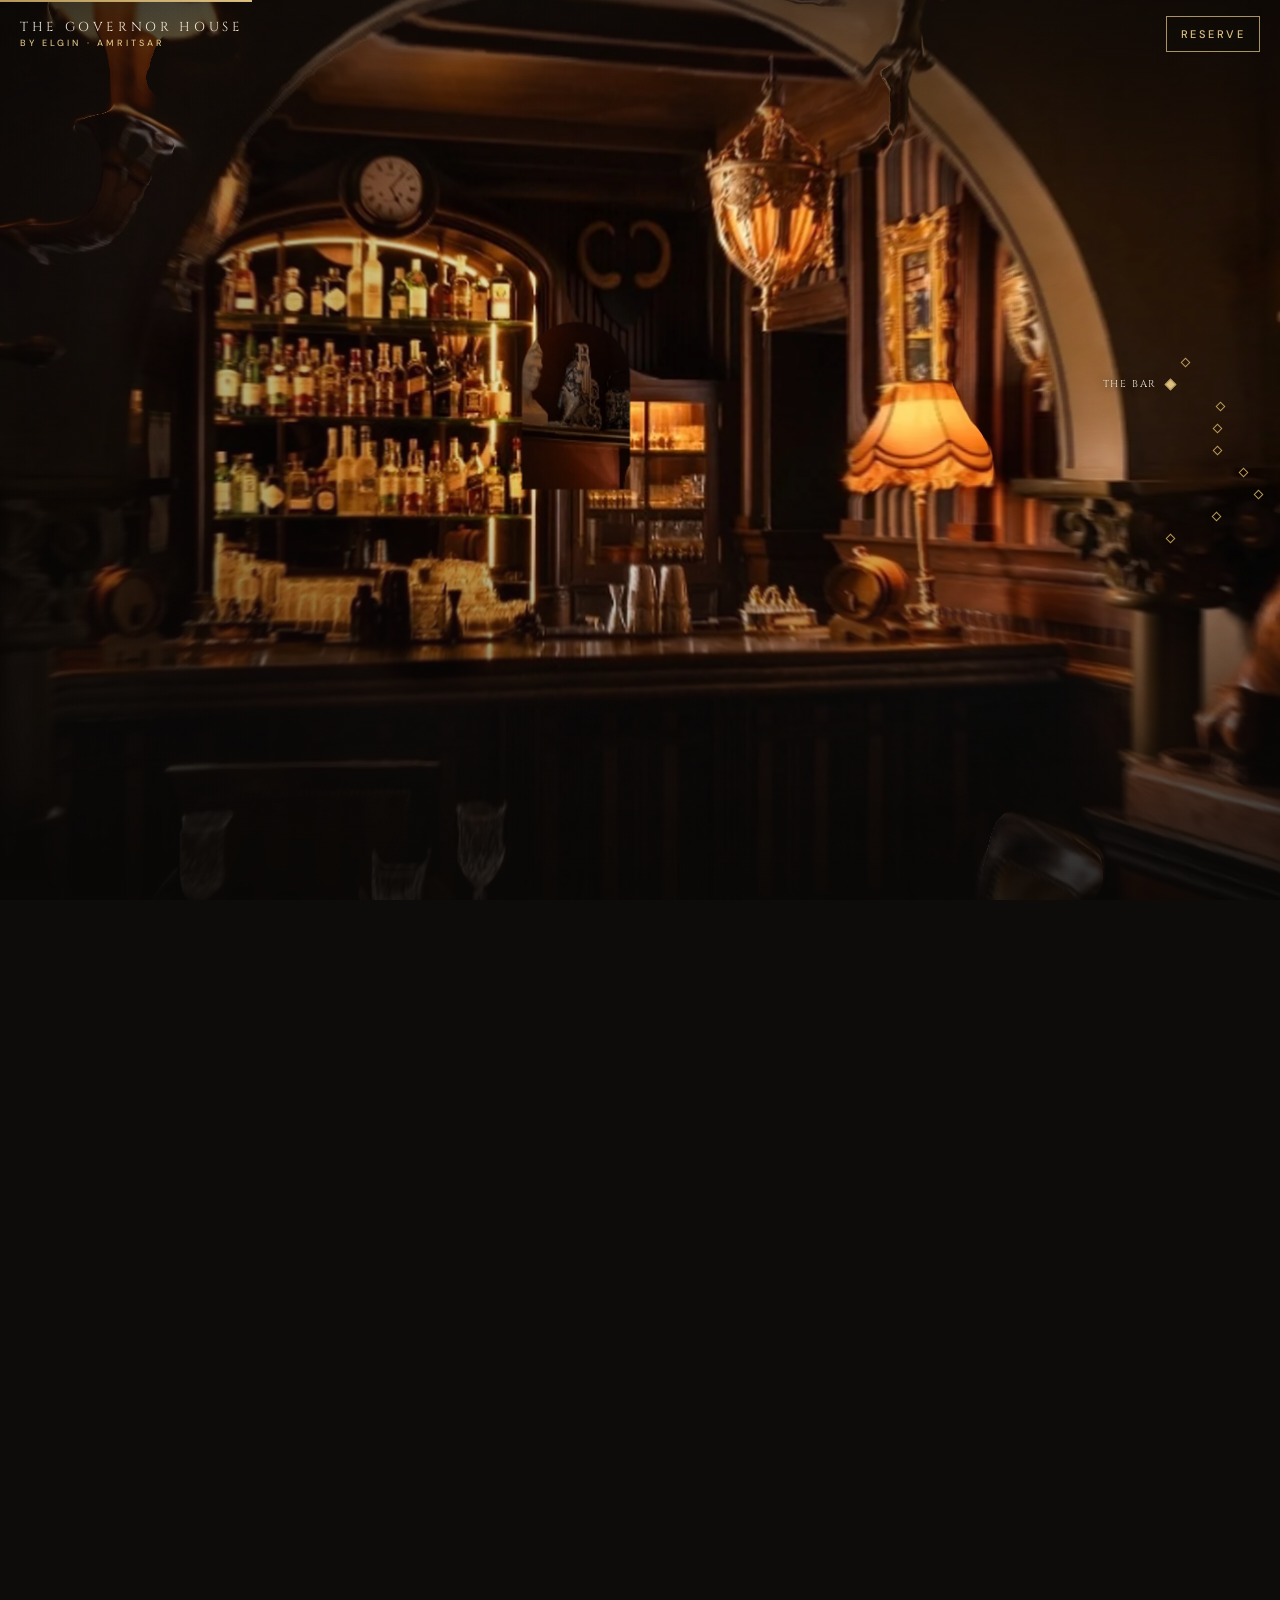
<file: governor-house/index.html>
<!DOCTYPE html>
<html lang="en">
<head>
<meta charset="UTF-8">
<meta name="viewport" content="width=device-width, initial-scale=1, viewport-fit=cover">
<title>The Governor House by Elgin – A Walk Through</title>
<meta name="description" content="Step inside The Governor House by Elgin, Amritsar: an 1863 circuit house restored room by room. Scroll to walk from the entrance through the bar, the Drawing Room, the Reading Room and beyond.">
<meta name="robots" content="noindex">
<meta name="theme-color" content="#0d0c0a">
<link rel="preconnect" href="https://fonts.googleapis.com">
<link rel="preconnect" href="https://fonts.gstatic.com" crossorigin>
<link href="https://fonts.googleapis.com/css2?family=Cinzel+Decorative:wght@400;700&family=Cinzel:wght@400;500&family=Cormorant+Garamond:ital,wght@1,400;1,500&family=DM+Sans:wght@300;400;500&display=swap" rel="stylesheet">
<style>
  :root{--bg:#0d0c0a;--ink:#f1e9da;--soft:rgba(241,233,218,.74);--faint:rgba(241,233,218,.5);--gold:#b8995a;--gold2:#dcc183;--line:rgba(184,153,90,.3)}
  *{box-sizing:border-box}
  html,body{margin:0;background:var(--bg);color:var(--ink)}
  body{font-family:"DM Sans",system-ui,-apple-system,"Segoe UI",Roboto,Arial,sans-serif;-webkit-font-smoothing:antialiased;overflow-x:hidden}
  a{color:inherit}
  [hidden]{display:none!important}

  /* ---------- the stage: one fixed viewport the rooms play in ---------- */
  .stage{position:fixed;inset:0;overflow:hidden;background:#000}
  .sc{position:absolute;inset:0;visibility:hidden;will-change:transform,clip-path}
  .sc img{width:100%;height:100%;object-fit:cover;display:block;user-select:none;-webkit-user-drag:none}
  .gl{position:absolute;inset:0;width:100%;height:100%;display:block}
  .has-gl .sc{display:none}
  .door{position:absolute;border:1px solid var(--gold2);border-bottom:0;pointer-events:none;opacity:0;
    box-shadow:0 0 30px rgba(220,193,131,.35),inset 0 0 30px rgba(220,193,131,.15)}
  .shade{position:absolute;inset:0;pointer-events:none;
    background:radial-gradient(120% 90% at 50% 45%,transparent 35%,rgba(8,7,6,.55) 100%),
      linear-gradient(180deg,rgba(8,7,6,.55) 0%,transparent 22%,transparent 52%,rgba(8,7,6,.85) 100%),
      linear-gradient(90deg,rgba(8,7,6,.5) 0%,transparent 48%)}
  .grain{position:absolute;inset:-50%;opacity:.09;mix-blend-mode:overlay;pointer-events:none;
    background:url("data:image/svg+xml,%3Csvg xmlns='http://www.w3.org/2000/svg' width='220' height='220'%3E%3Cfilter id='n'%3E%3CfeTurbulence type='fractalNoise' baseFrequency='.9' numOctaves='2' stitchTiles='stitch'/%3E%3CfeColorMatrix values='0 0 0 0 .5 0 0 0 0 .5 0 0 0 0 .5 0 0 0 1 0'/%3E%3C/filter%3E%3Crect width='100%25' height='100%25' filter='url(%23n)'/%3E%3C/svg%3E")}

  /* ---------- chrome ---------- */
  .top{position:fixed;left:0;right:0;top:0;z-index:20;display:flex;align-items:center;justify-content:space-between;
    padding:max(16px,env(safe-area-inset-top)) 20px 14px;pointer-events:none}
  .top>*{pointer-events:auto}
  .brand{text-decoration:none;font:400 13px/1 "Cinzel",serif;letter-spacing:.28em}
  .brand small{display:block;margin-top:5px;font:500 9px/1 "DM Sans",sans-serif;letter-spacing:.34em;color:var(--gold2)}
  .reserve{font-size:11px;font-weight:500;letter-spacing:.22em;text-transform:uppercase;text-decoration:none;padding:10px 14px;
    border:1px solid rgba(220,193,131,.75);color:var(--gold2);background:rgba(13,12,10,.35);-webkit-backdrop-filter:blur(6px);backdrop-filter:blur(6px);transition:background .3s,color .3s}
  .reserve:hover,.reserve:focus-visible{background:var(--gold2);color:var(--bg)}
  .bar{position:fixed;left:0;top:0;height:2px;width:100%;transform-origin:0 0;transform:scaleX(0);background:linear-gradient(90deg,var(--gold),var(--gold2));z-index:21}

  .rail{position:fixed;right:18px;top:50%;transform:translateY(-50%);z-index:20;list-style:none;margin:0;padding:0;display:grid;gap:12px}
  .rail button{all:unset;cursor:pointer;display:flex;align-items:center;justify-content:flex-end;gap:10px;font:400 10px/1 "Cinzel",serif;letter-spacing:.16em;color:var(--faint);text-transform:uppercase}
  .rail button span{opacity:0;transform:translateX(6px);transition:opacity .3s,transform .3s;white-space:nowrap;text-shadow:0 1px 8px #000}
  .rail button i{width:7px;height:7px;border:1px solid var(--gold);transform:rotate(45deg);transition:background .3s,transform .3s}
  .rail button.on{color:var(--ink)}
  .rail button.on i{background:var(--gold2);transform:rotate(45deg) scale(1.2)}
  .rail button.on span,.rail button:hover span,.rail button:focus-visible span{opacity:1;transform:none}
  .rail button:focus-visible i{outline:1px solid var(--gold2);outline-offset:3px}

  /* ---------- copy over each room ---------- */
  .txt{position:fixed;z-index:10;left:clamp(20px,6vw,90px);bottom:clamp(64px,12vh,120px);width:min(470px,calc(100vw - 40px));
    opacity:0;visibility:hidden;pointer-events:none;will-change:opacity,transform}
  .txt .num{font:300 64px/1 "DM Sans",sans-serif;letter-spacing:-.04em;color:transparent;-webkit-text-stroke:1px var(--gold2);margin:0 0 10px}
  .txt .eb{margin:0;font-size:11px;font-weight:500;letter-spacing:.36em;text-transform:uppercase;color:var(--gold2);text-shadow:0 1px 10px rgba(0,0,0,.9)}
  .txt h2{margin:10px 0 0;font:400 clamp(30px,4.4vw,52px)/1.08 "Cinzel Decorative",Georgia,serif;letter-spacing:.02em;text-shadow:0 2px 24px rgba(0,0,0,.85)}
  .txt .rule{width:44px;height:1px;background:var(--gold);margin:18px 0 16px}
  .txt p.d{margin:0;font-size:16px;line-height:1.65;font-weight:300;color:var(--ink);text-shadow:0 1px 14px rgba(0,0,0,.95)}
  .txt q{display:block;margin-top:14px;font:italic 500 19px/1.4 "Cormorant Garamond",Georgia,serif;color:var(--gold2);quotes:none;text-shadow:0 1px 12px rgba(0,0,0,.9)}

  /* the entrance: centred title like the lit sign above the door */
  .txt.hero{left:0;right:0;width:auto;bottom:auto;top:50%;transform:translateY(-50%);text-align:center;padding:0 20px}
  .sign{display:inline-block;padding:14px 22px 12px;border:1.5px solid rgba(255,255,255,.92);border-radius:12px;
    font:500 clamp(18px,3.4vw,30px)/1 "Cinzel",serif;letter-spacing:.24em;padding-right:calc(22px - .24em);
    box-shadow:0 0 22px rgba(255,255,255,.35),inset 0 0 14px rgba(255,255,255,.15);text-shadow:0 0 12px rgba(255,255,255,.7)}
  .txt.hero{top:58%}
  .txt.hero h1{margin:14px 0 0;font:400 clamp(36px,6.4vw,84px)/1.02 "Cinzel Decorative",Georgia,serif;letter-spacing:.02em;text-shadow:0 2px 30px rgba(0,0,0,.95)}
  .txt.hero p.d{max-width:430px;margin:16px auto 0;color:var(--soft)}
  .hint{margin:36px auto 0;width:26px;height:42px;border:1px solid rgba(220,193,131,.7);border-radius:14px;position:relative}
  .hint::after{content:"";position:absolute;left:50%;top:8px;width:2px;height:8px;margin-left:-1px;border-radius:2px;background:var(--gold2);animation:hint 1.8s ease-in-out infinite}
  @keyframes hint{0%{opacity:0;transform:translateY(0)}30%{opacity:1}100%{opacity:0;transform:translateY(14px)}}
  .hint-t{margin-top:10px;font-size:10px;letter-spacing:.34em;text-transform:uppercase;color:var(--faint)}

  /* the final room: reservations */
  .txt.end{left:0;right:0;width:auto;bottom:auto;top:50%;transform:translateY(-50%);text-align:center;padding:0 20px}
  .txt.end h2{font-size:clamp(30px,5vw,58px)}
  .txt.end::before{content:"";position:absolute;left:50%;top:50%;width:min(980px,150vw);height:150%;transform:translate(-50%,-50%);z-index:-1;
    background:radial-gradient(closest-side,rgba(8,7,6,.86),rgba(8,7,6,.6) 60%,transparent)}
  .txt.end .rule{margin:18px auto 16px}
  .txt.end p.d{max-width:460px;margin:0 auto}
  .facts{display:flex;justify-content:center;flex-wrap:wrap;gap:10px 26px;margin:22px 0 0;padding:0;list-style:none}
  .facts li{font-size:11px;letter-spacing:.26em;text-transform:uppercase;color:var(--gold2)}
  .facts b{display:block;margin-bottom:6px;font:400 22px/1 "Cinzel",serif;letter-spacing:.06em;color:var(--ink);text-transform:none}
  .ctas{display:flex;flex-wrap:wrap;justify-content:center;gap:10px;margin-top:28px}
  .btn{display:inline-flex;align-items:center;justify-content:center;min-height:48px;padding:0 20px;text-decoration:none;font-size:11.5px;font-weight:500;letter-spacing:.22em;text-transform:uppercase;
    border:1px solid rgba(220,193,131,.8);color:var(--gold2);background:rgba(13,12,10,.45);transition:background .3s,color .3s}
  .btn.solid{background:var(--gold2);color:var(--bg)}
  .btn:hover,.btn:focus-visible{background:var(--ink);color:var(--bg);border-color:var(--ink)}
  .credit{margin-top:26px;font-size:10.5px;letter-spacing:.12em;color:var(--faint)}

  .track{position:relative;z-index:1;pointer-events:none}

  /* ---------- loader ---------- */
  .loader{position:fixed;inset:0;z-index:50;background:#000;display:grid;place-items:center;transition:opacity 1s ease,visibility 1s}
  .loader.done{opacity:0;visibility:hidden}
  .loader .sign{animation:flick 2.4s ease-in-out infinite}
  .loader p{margin:18px 0 0;text-align:center;font-size:10px;letter-spacing:.4em;color:var(--faint)}
  @keyframes flick{0%,100%{opacity:1}46%{opacity:1}48%{opacity:.55}50%{opacity:1}53%{opacity:.7}55%{opacity:1}}

  @media (max-width:700px){
    .rail{right:10px;gap:10px}
    .rail button span{display:none}
    .txt{left:16px;width:calc(100vw - 32px);bottom:max(34px,env(safe-area-inset-bottom))}
    .txt .num{font-size:48px;margin-bottom:6px}
    .txt p.d{font-size:15px}
    .txt q{font-size:17px}
    .txt:not(.hero):not(.end){padding:20px 18px 22px;background:linear-gradient(180deg,rgba(13,12,10,.15),rgba(13,12,10,.55));
      border:1px solid var(--line);-webkit-backdrop-filter:blur(6px);backdrop-filter:blur(6px)}
    .top{padding-left:16px;padding-right:16px}
  }
  @media (prefers-reduced-motion:reduce){.hint::after,.loader .sign{animation:none}}
</style>
</head>
<body>

<div class="loader" id="loader" aria-hidden="true">
  <div><div class="sign">THE GOVERNOR HOUSE</div><p>EST. 1863 · AMRITSAR</p></div>
</div>

<div class="stage" aria-hidden="true">
  <!-- data-p / data-l: portrait and landscape versions (all made from the original photos in originals/) -->
  <div class="sc" data-f="50 50" data-p="threshold-p" data-l="threshold-l"><img alt=""></div>
  <div class="sc" data-f="45 46" data-p="bar-p" data-l="bar-p"><img alt=""></div>
  <div class="sc" data-f="48 55" data-p="drawing-p" data-l="drawing-p"><img alt=""></div>
  <div class="sc" data-f="45 50" data-p="reading-p" data-l="reading-p"><img alt=""></div>
  <div class="sc" data-f="52 52" data-p="assembly-p" data-l="assembly-p"><img alt=""></div>
  <div class="sc" data-f="50 55" data-p="council-p" data-l="council-p"><img alt=""></div>
  <div class="sc" data-f="42 48" data-p="parlour-p" data-l="parlour-p"><img alt=""></div>
  <div class="sc" data-f="56 55" data-p="archive-p" data-l="archive-p"><img alt=""></div>
  <div class="sc" data-f="50 58" data-p="table-l" data-l="table-l"><img alt=""></div>
  <div class="door" id="door"></div>
  <div class="shade"></div>
  <div class="grain"></div>
</div>

<header class="top">
  <a class="brand" href="#" data-go="0">THE GOVERNOR HOUSE<small>BY ELGIN · AMRITSAR</small></a>
  <a class="reserve" href="#reserve" data-go="8">Reserve</a>
</header>
<div class="bar" id="bar"></div>
<nav aria-label="Rooms"><ul class="rail" id="rail"></ul></nav>

<main>
  <section class="txt hero" data-i="0" data-name="Entrance">
    <p class="eb">By Elgin · Est. 1863 · Amritsar</p>
    <h1>The Governor House</h1>
    <p class="d">A colonial circuit house, restored over two years so that its walls and ceilings stand exactly as they were. Step inside.</p>
    <div class="hint"></div><div class="hint-t">Scroll to enter</div>
  </section>

  <section class="txt" data-i="1" data-name="The Bar">
    <p class="eb">Where the evening begins</p>
    <h2>The Bar</h2>
    <div class="rule"></div>
    <p class="d">Spirit-forward and amber-lit. A clock above the shelves, lamps glowing under the arch, a carved hound keeping watch, and a table for whoever arrives first.</p>
  </section>

  <section class="txt" data-i="2" data-name="Drawing Room">
    <p class="num">01</p>
    <p class="eb">Room one</p>
    <h2>The Drawing Room</h2>
    <div class="rule"></div>
    <p class="d">Oxblood walls, an arched niche of blue-and-white porcelain and pleated floor lamps over a chequered floor. The first room you meet, and the one that sets the tone.</p>
  </section>

  <section class="txt" data-i="3" data-name="Reading Room">
    <p class="num">02</p>
    <p class="eb">Room two</p>
    <h2>The Reading Room</h2>
    <div class="rule"></div>
    <p class="d">Crystal chandeliers, a gilded mirror and shelves of curios, with daylight through the arched window. The most contemplative corner of the residence.</p>
  </section>

  <section class="txt" data-i="4" data-name="Assembly Hall">
    <p class="num">03</p>
    <p class="eb">Room three</p>
    <h2>The Assembly Hall</h2>
    <div class="rule"></div>
    <p class="d">Lantern chandeliers under a vaulted ceiling and one long table, set for the evening’s most animated conversations.</p>
  </section>

  <section class="txt" data-i="5" data-name="Council Chamber">
    <p class="num">04</p>
    <p class="eb">Room four</p>
    <h2>The Council Chamber</h2>
    <div class="rule"></div>
    <p class="d">A gilt-framed portrait of statesmen above deep wood panelling, a fiddle-leaf fig and lamplight on striped chairs. Private, deliberate and formal, for occasions that deserve a sense of history.</p>
  </section>

  <section class="txt" data-i="6" data-name="Governors Parlour">
    <p class="num">05</p>
    <p class="eb">Room five</p>
    <h2>The Governors Parlour</h2>
    <div class="rule"></div>
    <p class="d">Striped walls, gilt portraits and velvet chairs on a chequered marble floor. Intimate and refined: the most personal room in the residence.</p>
  </section>

  <section class="txt" data-i="7" data-name="Archive Room">
    <p class="num">06</p>
    <p class="eb">Room six</p>
    <h2>The Archive Room</h2>
    <div class="rule"></div>
    <p class="d">A mirrored wall, tall lanterns and candelabra burning down the table. Every object has been chosen; every candle is lit.</p>
  </section>

  <section class="txt end" data-i="8" data-name="Reserve" id="reserve">
    <p class="eb">Candlelit evenings · private dinners</p>
    <h2>Your table is waiting</h2>
    <div class="rule"></div>
    <p class="d">Modern Indian dining in a heritage residence. Dinners, celebrations and private events, hosted the Governor’s way.</p>
    <ul class="facts">
      <li><b>4.5 ★</b>Google rating</li>
      <li><b>6</b>Rooms</li>
      <li><b>1863</b>Built</li>
    </ul>
    <div class="ctas">
      <a class="btn solid" href="https://www.instagram.com/thegovernorhouse.elgin/" target="_blank" rel="noopener">Reserve on Instagram</a>
      <a class="btn" href="https://www.google.com/maps/search/?api=1&query=The+Governor+House+by+Elgin+Amritsar" target="_blank" rel="noopener">Directions</a>
      <a class="btn" href="https://www.elginhospitality.com/" target="_blank" rel="noopener">Elgin Hospitality</a>
    </div>
    <p class="credit">Concept walkthrough by Infinity Technologies</p>
  </section>
</main>

<div class="track" id="track"></div>

<script>
/* Scroll walkthrough.
   Each room owns a stretch of scroll. Within it the camera dollies toward the room's focal
   point (data-f, % of the frame); in the last part of the stretch the next room opens out of
   that point through an arch-shaped doorway that grows until it fills the screen.
   With WebGL the photos are drawn with their depth maps (img/*-d.webp), so near things move
   faster than far ones as the camera moves; without it the same walk plays with plain CSS. */
(function(){
  "use strict";
  var D=document, W=window;
  var scenes=[].slice.call(D.querySelectorAll(".sc")), txts=[].slice.call(D.querySelectorAll(".txt")),
      door=D.getElementById("door"), bar=D.getElementById("bar"), rail=D.getElementById("rail"),
      N=scenes.length, reduce=W.matchMedia("(prefers-reduced-motion: reduce)").matches;
  var STEP=1.7;              // viewport heights of scroll per room
  var OPEN=.56;              // where in a room's stretch the next doorway starts to open
  var foc=scenes.map(function(s){ var f=s.dataset.f.split(" "); return [f[0]/100,f[1]/100]; });

  scenes.forEach(function(s,i){ s.querySelector("img").style.objectPosition=foc[i][0]*100+"% "+foc[i][1]*100+"%"; });

  // portrait screens get the portrait crop of each room, wide screens the landscape one when there is one
  var portrait=W.innerHeight>W.innerWidth;
  function srcFor(i){ var s=scenes[i]; return "img/"+(portrait?s.dataset.p:s.dataset.l)+".webp"; }

  // chapter rail
  txts.forEach(function(t,i){
    var li=D.createElement("li"), b=D.createElement("button");
    b.type="button"; b.innerHTML="<span>"+t.dataset.name+"</span><i></i>"; b.setAttribute("aria-label",t.dataset.name);
    b.addEventListener("click",function(){ go(i); });
    li.appendChild(b); rail.appendChild(li);
  });
  var dots=[].slice.call(rail.querySelectorAll("button"));

  function H(){ return W.innerHeight; }
  function size(){ D.getElementById("track").style.height=((N-1)*STEP+1)*H()+"px"; if(GL) GL.resize(); }
  function go(i){ W.scrollTo({top:Math.round(i*STEP*H()+(i&&i<N-1?.32*STEP*H():0)),behavior:reduce?"auto":"smooth"}); }
  [].forEach.call(D.querySelectorAll("[data-go]"),function(a){
    a.addEventListener("click",function(e){ e.preventDefault(); go(+a.dataset.go); });
  });

  var ease=function(x){ return x<.5?4*x*x*x:1-Math.pow(-2*x+2,3)/2; };
  var clamp=function(x,a,b){ return Math.max(a,Math.min(b,x)); };
  var sm=function(a,b,x){ x=clamp((x-a)/(b-a),0,1); return x*x*(3-2*x); };

  /* ---------------- WebGL depth renderer ---------------- */
  var GL=(function(){
    var cv=D.createElement("canvas"), gl;
    try{ gl=cv.getContext("webgl",{alpha:false,antialias:false,premultipliedAlpha:false}); }catch(e){}
    if(!gl) return null;
    cv.className="gl"; scenes[0].parentNode.insertBefore(cv,door);
    var vs="attribute vec2 p;varying vec2 v;void main(){v=vec2(p.x*.5+.5,.5-p.y*.5);gl_Position=vec4(p,0.,1.);}";
    var fs=[
      "precision highp float;varying vec2 v;",
      "uniform sampler2D T,Dp;uniform vec2 R,I,F,L,C;uniform float Z,K,P,M,Bl,A;uniform vec4 Ar;",
      // F = where the camera is heading on screen, L = which part of the photo sits in the frame
      "vec2 cover(vec2 s){float ra=R.x/R.y,ri=I.x/I.y;vec2 sc=ra>ri?vec2(1.,ri/ra):vec2(ra/ri,1.);return (1.-sc)*L+s*sc;}",
      "void main(){vec2 px=v*R;float a=1.;",
      " if(Ar.z>0.){float r=Ar.z*.5;float ins=px.y<Ar.y+r?r-distance(px,vec2(Ar.x,Ar.y+r)):min(r-abs(px.x-Ar.x),Ar.w-px.y);a=smoothstep(-1.5,1.5,ins);if(a<=0.)discard;}",
      " vec2 d=v-F,q=v;",
      // real dolly: things nearer the camera (bright in the depth map) travel outward faster than far ones
      " for(int k=0;k<5;k++){float z=texture2D(Dp,cover(q)).r;q=F+d/(Z*(1.+K*z))+C*(z-.45)*P;}",
      " vec3 c;",
      " if(Bl>.002){c=vec3(0.);for(int s=0;s<4;s++){c+=texture2D(T,cover(F+(q-F)*(1.-Bl*float(s)/3.))).rgb;}c*=.25;}",
      " else c=texture2D(T,cover(q)).rgb;",
      " gl_FragColor=vec4(c*M,a*A);}"
    ].join("\n");
    function sh(t,src){ var s=gl.createShader(t); gl.shaderSource(s,src); gl.compileShader(s); if(!gl.getShaderParameter(s,gl.COMPILE_STATUS)) throw gl.getShaderInfoLog(s); return s; }
    var pr=gl.createProgram();
    try{ gl.attachShader(pr,sh(gl.VERTEX_SHADER,vs)); gl.attachShader(pr,sh(gl.FRAGMENT_SHADER,fs)); gl.linkProgram(pr);
      if(!gl.getProgramParameter(pr,gl.LINK_STATUS)) throw 0; }catch(e){ cv.remove(); return null; }
    gl.useProgram(pr);
    var b=gl.createBuffer(); gl.bindBuffer(gl.ARRAY_BUFFER,b);
    gl.bufferData(gl.ARRAY_BUFFER,new Float32Array([-1,-1,3,-1,-1,3]),gl.STATIC_DRAW);
    var loc=gl.getAttribLocation(pr,"p"); gl.enableVertexAttribArray(loc); gl.vertexAttribPointer(loc,2,gl.FLOAT,false,0,0);
    var U={}; ["T","Dp","R","I","F","L","C","Z","K","P","M","Bl","A","Ar"].forEach(function(n){ U[n]=gl.getUniformLocation(pr,n); });
    gl.uniform1i(U.T,0); gl.uniform1i(U.Dp,1);
    gl.enable(gl.BLEND); gl.blendFunc(gl.SRC_ALPHA,gl.ONE_MINUS_SRC_ALPHA);

    var tex=[], bad=false;
    function upload(im){
      var t=gl.createTexture(); gl.bindTexture(gl.TEXTURE_2D,t);
      gl.pixelStorei(gl.UNPACK_FLIP_Y_WEBGL,false);
      try{ gl.texImage2D(gl.TEXTURE_2D,0,gl.RGB,gl.RGB,gl.UNSIGNED_BYTE,im); }catch(e){ bad=true; }
      gl.texParameteri(gl.TEXTURE_2D,gl.TEXTURE_MIN_FILTER,gl.LINEAR); gl.texParameteri(gl.TEXTURE_2D,gl.TEXTURE_MAG_FILTER,gl.LINEAR);
      gl.texParameteri(gl.TEXTURE_2D,gl.TEXTURE_WRAP_S,gl.CLAMP_TO_EDGE); gl.texParameteri(gl.TEXTURE_2D,gl.TEXTURE_WRAP_T,gl.CLAMP_TO_EDGE);
      return t;
    }
    function load(i){
      if(tex[i]) return; tex[i]={};
      var src=srcFor(i);
      var a=new Image(), d=new Image(), n=0, me=tex[i];
      function ok(){ if(++n<2||tex[i]!==me) return; me.c=upload(a); me.d=upload(d); me.w=a.naturalWidth; me.h=a.naturalHeight; me.ready=true; }
      a.onload=d.onload=ok; a.src=src; d.src=src.replace(".webp","-d.webp");
      a.onerror=d.onerror=function(){ if(tex[i]===me) tex[i]=undefined; };  // retried on the next frame
    }
    // give GPU memory back for rooms the visitor is far from (phones have little of it)
    function free(i){ var t=tex[i]; if(!t) return; if(t.c) gl.deleteTexture(t.c); if(t.d) gl.deleteTexture(t.d); tex[i]=undefined; }
    function resize(){
      var r=Math.min(W.devicePixelRatio||1,2);
      cv.width=Math.round(W.innerWidth*r); cv.height=Math.round(W.innerHeight*r);
      gl.viewport(0,0,cv.width,cv.height);
    }
    function draw(i,o){
      var t=tex[i]; if(!t||!t.ready) return false;
      gl.activeTexture(gl.TEXTURE0); gl.bindTexture(gl.TEXTURE_2D,t.c);
      gl.activeTexture(gl.TEXTURE1); gl.bindTexture(gl.TEXTURE_2D,t.d);
      var r=cv.width/W.innerWidth;
      gl.uniform2f(U.R,cv.width,cv.height); gl.uniform2f(U.I,t.w,t.h); gl.uniform2f(U.F,foc[i][0],foc[i][1]);
      gl.uniform2f(U.L,foc[i][0],o.ly); gl.uniform2f(U.C,o.cx,o.cy); gl.uniform1f(U.Z,o.z); gl.uniform1f(U.K,o.k); gl.uniform1f(U.P,o.p);
      gl.uniform1f(U.M,o.m); gl.uniform1f(U.Bl,o.bl||0); gl.uniform1f(U.A,1);
      var ar=o.arch; gl.uniform4f(U.Ar,ar?ar[0]*r:0,ar?ar[1]*r:0,ar?ar[2]*r:-1,ar?ar[3]*r:0);
      gl.drawArrays(gl.TRIANGLES,0,3); return true;
    }
    resize();
    return {load:load,free:free,resize:resize,draw:draw,clear:function(){ gl.clearColor(0,0,0,1); gl.clear(gl.COLOR_BUFFER_BIT); },
      ready:function(i){ return tex[i]&&tex[i].ready; },loaded:function(i){ return !!tex[i]; },bad:function(){ return bad; },el:cv};
  })();
  if(GL) D.documentElement.classList.add("has-gl");

  // load each room's photo a little before it is needed
  function want(i){
    var s=scenes[i]; if(!s) return;
    if(GL) GL.load(i);
    else { var im=s.querySelector("img"); if(!im.getAttribute("src")) im.src=srcFor(i); }
  }
  function tidy(i){ if(GL) for(var j=0;j<N;j++) if(Math.abs(j-i)>3 && GL.loaded(j)) GL.free(j); }

  // gentle drift (and the pointer, on desktop) keeps the camera alive between scrolls
  var px=0,py=0,mx=0,my=0;
  W.addEventListener("pointermove",function(e){ if(e.pointerType==="mouse"){ px=(e.clientX/W.innerWidth-.5)*2; py=(e.clientY/W.innerHeight-.5)*2; } },{passive:true});

  var cur=0, target=0, last=-1, t0=performance.now();
  function read(){ target=W.scrollY/(STEP*H()); }

  function render(y,now){
    var w=W.innerWidth, h=H();
    var i=Math.min(Math.floor(y),N-1), t=i>=N-1?0:y-i;
    var zoom=reduce?.12:.5;
    want(i); want(i+1); want(i+2); want(i-1);

    var k=i<N-1?ease(sm(OPEN,1,t)):0, arch=null;
    if(k>0){
      var fx=foc[i][0]*w, fy=foc[i][1]*h,
          cx=fx+(w/2-fx)*k, cy=fy+(h/2-fy)*k,
          aw=Math.min(w,h)*.12+(Math.max(w,h)*2.1)*Math.pow(k,1.7), ah=aw*1.55;
      arch=[cx,cy-ah*.55,aw,cy+ah*.45];
      var ds=door.style;
      ds.left=(cx-aw/2)+"px"; ds.top=arch[1]+"px"; ds.width=aw+"px"; ds.height=ah+"px";
      ds.borderRadius=(aw/2)+"px "+(aw/2)+"px 0 0";
      ds.opacity=(sm(0,.12,k)*(1-sm(.35,.8,k))).toFixed(3);
    } else door.style.opacity=0;

    if(GL && !GL.bad()){
      // Walking: steady forward speed through the room, a footstep bob and sway that only exists
      // while the visitor is actually moving, and depth-based parallax so near things stream past.
      var s=(now-t0)/1000; mx+=(px-mx)*.05; my+=(py-my)*.05;
      var ph=y*N*7.5, sp=reduce?0:spd;
      var dx=(reduce?0:Math.sin(s*.31)*.5+mx)+Math.sin(ph*.5)*.9*sp, dy=(reduce?0:Math.cos(s*.23)*.35+my)+Math.abs(Math.sin(ph))*1.1*sp;
      var e=t*.7+sm(0,1,t)*.3;
      var bl=reduce?0:Math.min(.07,.012*sp+.05*k);
      GL.clear();
      var ly=clamp(foc[i][1]+(t-.5)*.26,0,1);
      var drewA=GL.draw(i,{z:1.03+(reduce?.08:.2)*e+.75*k, k:(reduce?.05:.4)*e+.75*k, p:.03, cx:dx, cy:dy, m:1-.6*k, bl:bl, ly:ly, arch:null});
      if(!drewA){ // photo still loading (fast scroll / jump): show the nearest room that is ready, never black
        for(var o=1;o<N&&!drewA;o++){
          [i-o,i+o].forEach(function(j){ if(!drewA&&j>=0&&j<N&&GL.ready(j)) drewA=GL.draw(j,{z:1.03,k:0,p:.03,cx:dx,cy:dy,m:.8,ly:foc[j][1],arch:null}); });
        }
      }
      if(k>0 && GL.ready(i+1)) GL.draw(i+1,{z:.8+.23*sm(0,1,k), k:.3*(1-k), p:.03, cx:dx, cy:dy, m:.55+.45*k, bl:bl*(1-k), ly:clamp(foc[i+1][1]-.13,0,1), arch:k>=.999?null:arch});
      scenes.forEach(function(sc){ sc.style.visibility="hidden"; });
      tidy(i);
    } else {
      scenes.forEach(function(sc,j){
        var st=sc.style;
        if(j===i){
          var z=1.04+zoom*ease(t);
          st.visibility="visible"; st.zIndex=1; st.clipPath="none";
          st.transformOrigin=foc[j][0]*100+"% "+foc[j][1]*100+"%";
          st.transform="scale("+z.toFixed(4)+")";
          st.filter=k>0?"brightness("+(1-.45*k).toFixed(3)+")":"none";
        } else if(j===i+1 && k>0){
          var top=arch[1], left=arch[0]-arch[2]/2, right=w-(arch[0]+arch[2]/2), bottom=h-arch[3];
          st.visibility="visible"; st.zIndex=2; st.filter="none";
          st.clipPath=k>=.999?"none":"inset("+top.toFixed(1)+"px "+right.toFixed(1)+"px "+bottom.toFixed(1)+"px "+left.toFixed(1)+"px round "+(arch[2]/2).toFixed(1)+"px "+(arch[2]/2).toFixed(1)+"px 0 0)";
          st.transformOrigin="50% 50%";
          st.transform="scale("+(1.32-.28*k).toFixed(4)+")";
        } else st.visibility="hidden";
      });
    }

    // copy for each room: in after you arrive, out before the next doorway
    txts.forEach(function(el,j){
      var a=0, dy=0;
      if(j===i){
        a=(j===0||j===N-1?1:sm(.06,.2,t))*(j===N-1?1:1-sm(OPEN-.12,OPEN+.02,t));
        dy=(1-a)*(t<.3?18:-18);
      } else if(j===i+1 && j===N-1){ a=sm(.86,1,t); }
      el.style.opacity=a.toFixed(3);
      el.style.visibility=a>.01?"visible":"hidden";
      el.style.pointerEvents=a>.6?"auto":"none";
      var base=el.classList.contains("hero")||el.classList.contains("end")?"translateY(-50%) ":"";
      el.style.transform=base+"translateY("+dy.toFixed(1)+"px)";
    });

    var active=t>OPEN+.25?Math.min(i+1,N-1):i;
    if(active!==last){ dots.forEach(function(d,j){ d.classList.toggle("on",j===active); }); last=active; }
    bar.style.transform="scaleX("+clamp(y/(N-1),0,1).toFixed(4)+")";
  }

  var spd=0;
  function tick(now){
    spd+=(Math.min(1,Math.abs(target-cur)*9)-spd)*.08;
    cur+=(target-cur)*(reduce?1:.12);
    if(Math.abs(target-cur)<.0004) cur=target;
    render(cur,now);
    W.requestAnimationFrame(tick);
  }

  size(); read(); cur=target;
  W.addEventListener("scroll",read,{passive:true});
  W.addEventListener("resize",function(){
    var p=W.innerHeight>W.innerWidth;
    if(p!==portrait){ portrait=p; if(GL) for(var j=0;j<N;j++) GL.free(j); else scenes.forEach(function(s,j){ var im=s.querySelector("img"); if(im.getAttribute("src")) im.src=srcFor(j); }); }
    size(); read();
  });
  W.addEventListener("keydown",function(e){
    var i=Math.round(target);
    if(e.key==="ArrowDown"||e.key==="PageDown"){ e.preventDefault(); go(Math.min(i+1,N-1)); }
    if(e.key==="ArrowUp"||e.key==="PageUp"){ e.preventDefault(); go(Math.max(i-1,0)); }
  });
  W.requestAnimationFrame(tick);

  // hide the lit-sign loader once the first two rooms are ready
  function done(){ D.getElementById("loader").classList.add("done"); }
  if(GL){ GL.load(0); GL.load(1); (function wait(){ if(GL.ready(0)&&GL.ready(1)) setTimeout(done,400); else setTimeout(wait,100); })(); }
  else {
    var first=[scenes[0],scenes[1]].map(function(s){ return s.querySelector("img"); }), ready=0;
    first.forEach(function(im){ if(im.complete) ready++; else im.addEventListener("load",function(){ if(++ready===2) setTimeout(done,500); }); });
    if(ready===2) setTimeout(done,700);
  }
  setTimeout(done,5000);
})();
</script>
</body>
</html>
</file>
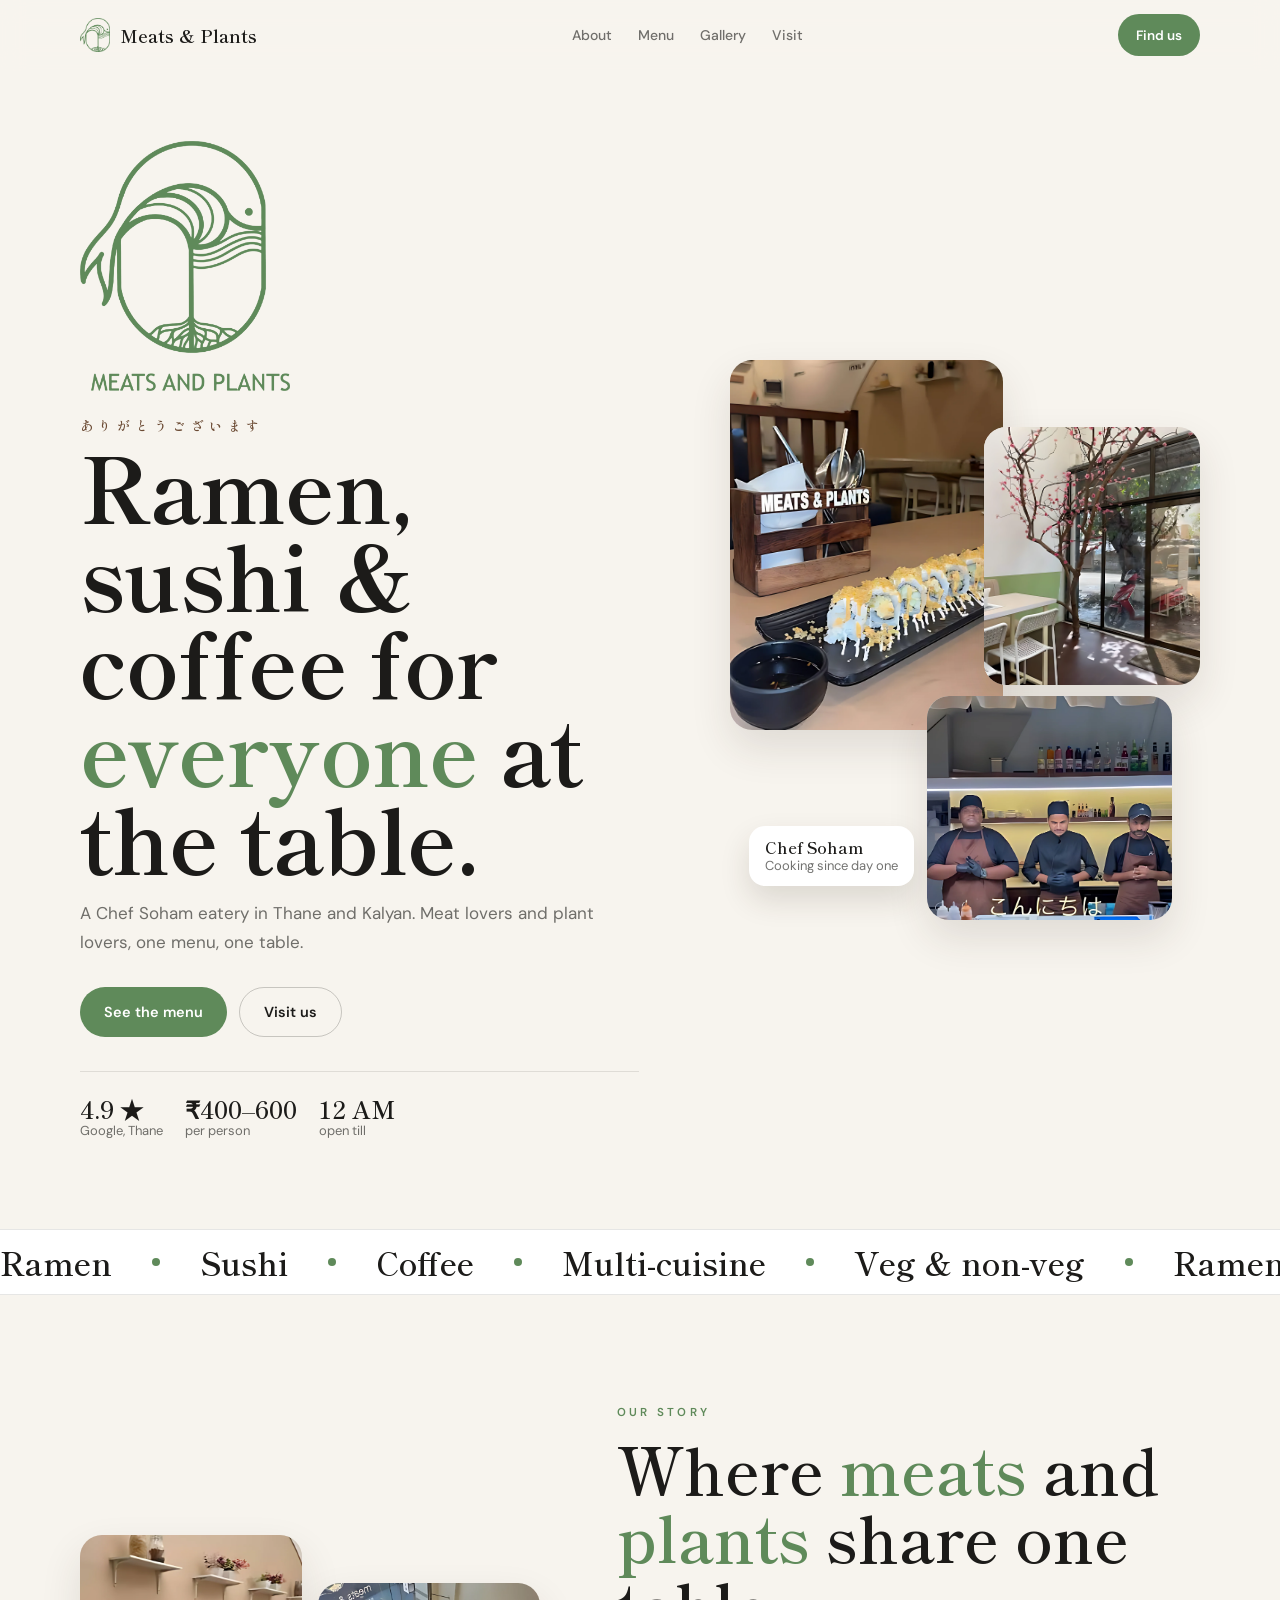
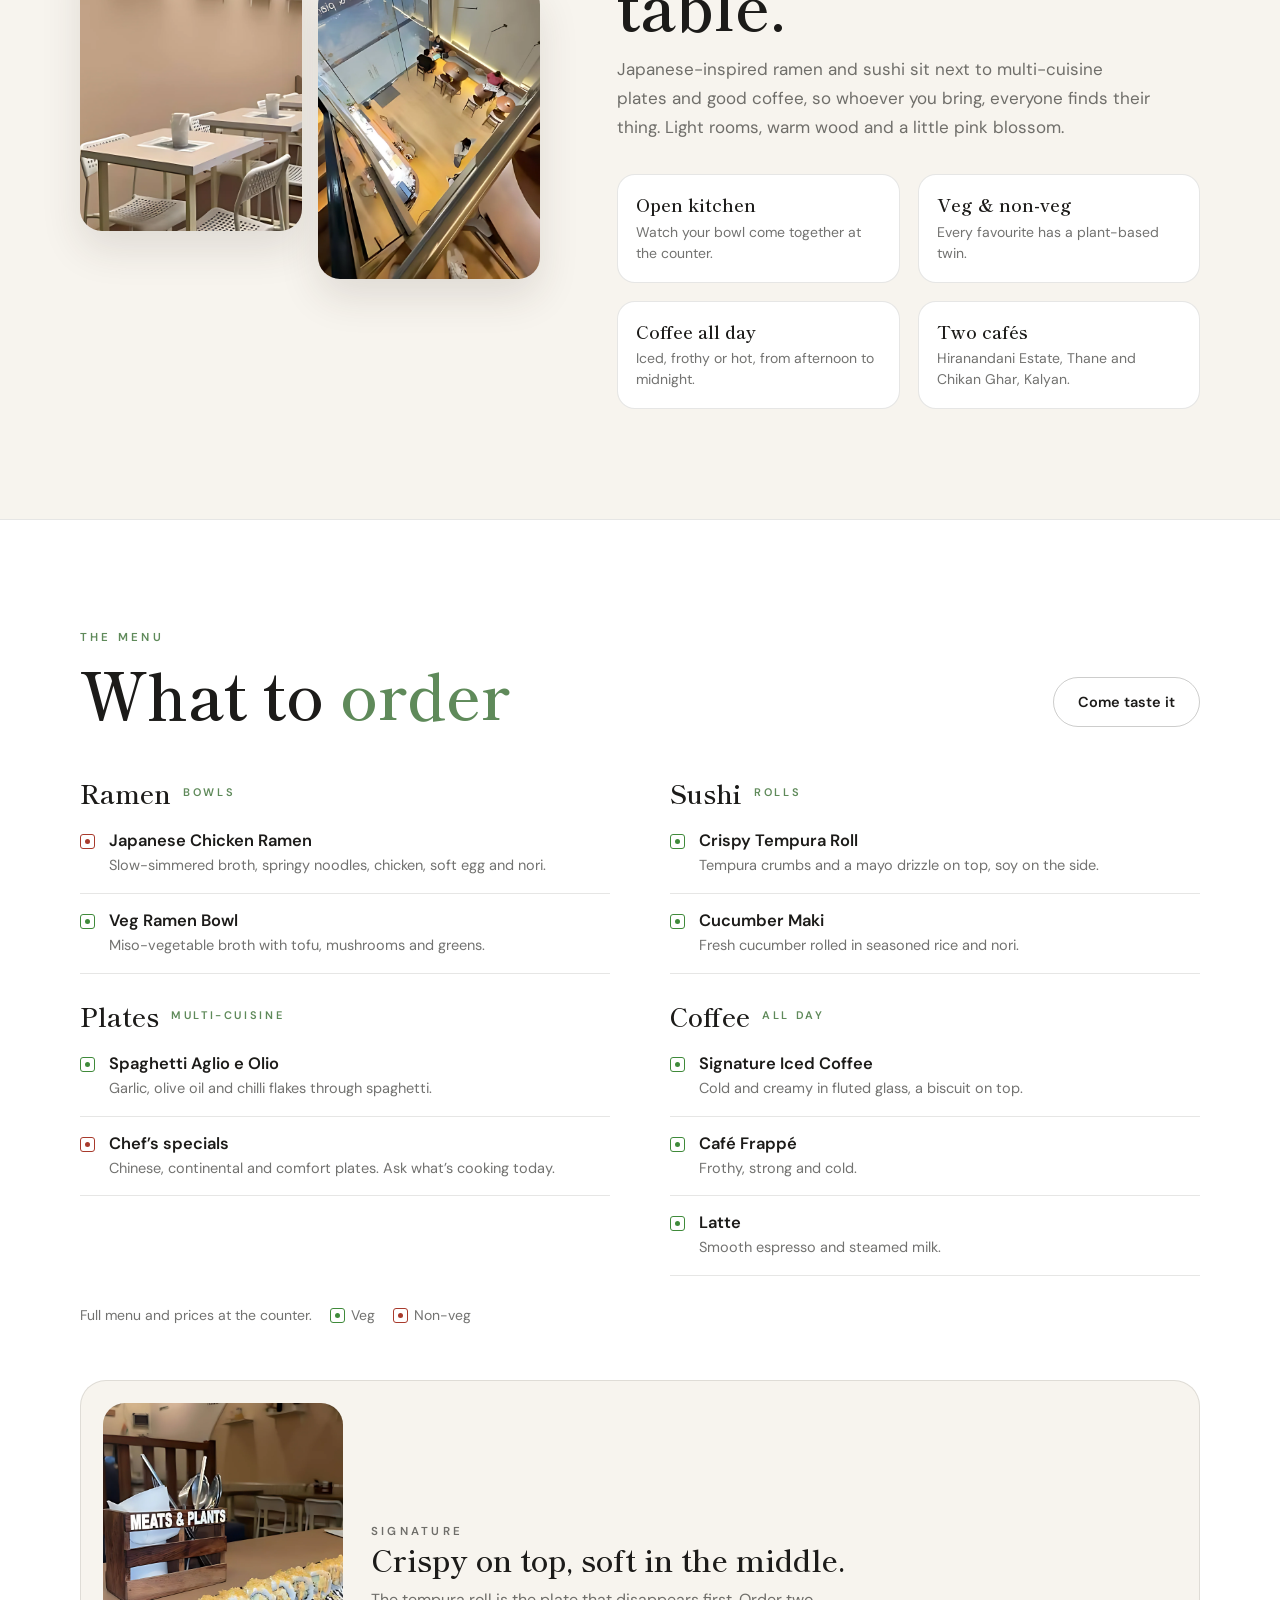
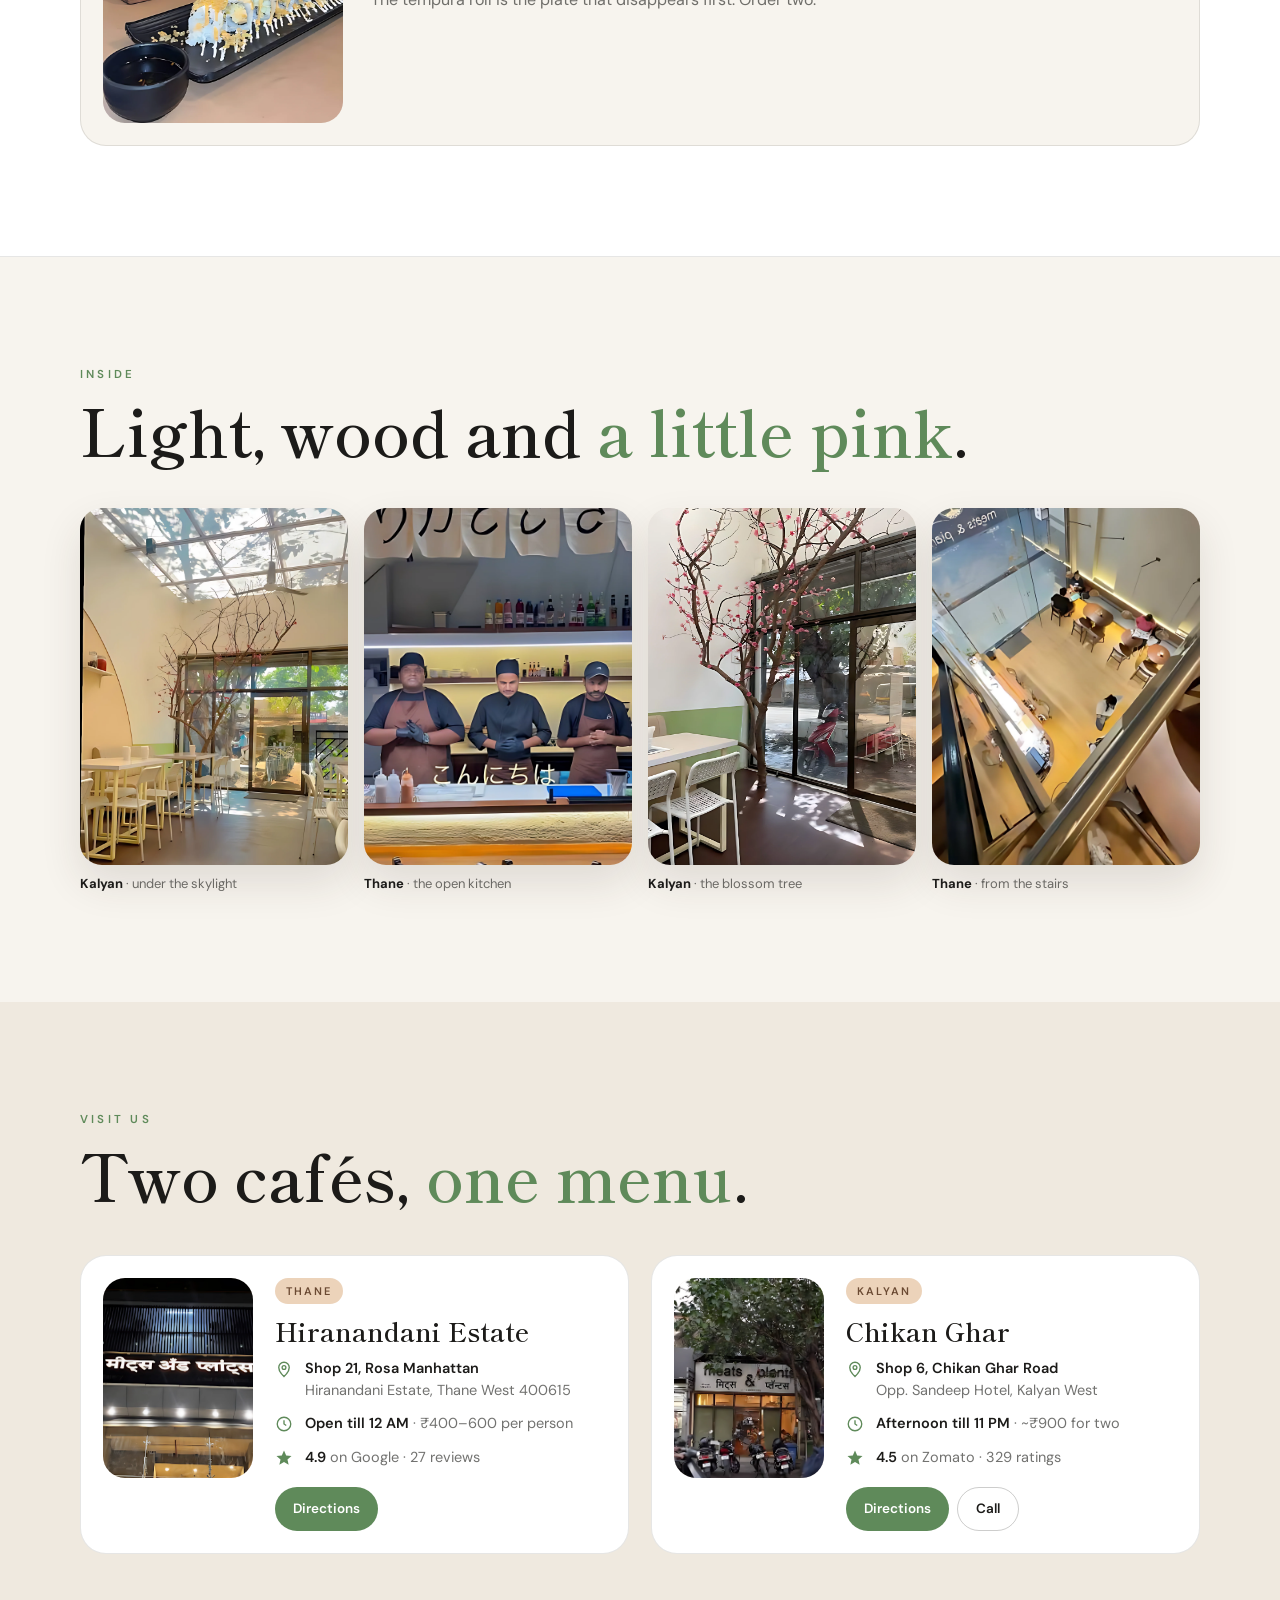
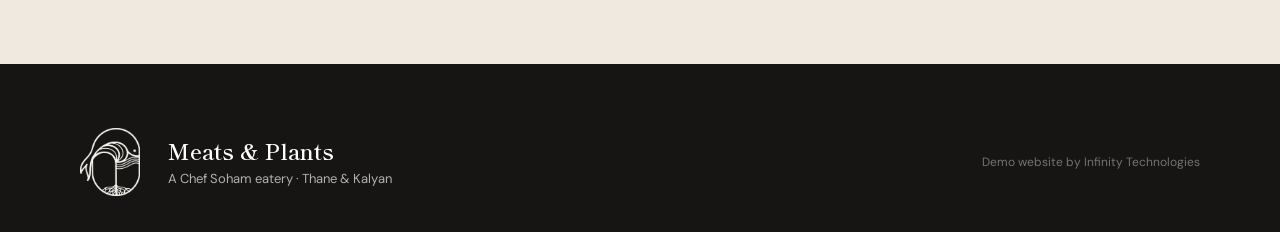
<file: meats-and-plants/index.html>
<!DOCTYPE html>
<html lang="en">
<head>
<meta charset="UTF-8">
<meta name="viewport" content="width=device-width, initial-scale=1, viewport-fit=cover">
<title>Meats &amp; Plants – Ramen, Sushi &amp; Coffee · Thane &amp; Kalyan</title>
<meta name="description" content="Meats & Plants, a Chef Soham eatery: ramen, sushi, multi-cuisine plates and coffee at Hiranandani Estate, Thane and Chikan Ghar, Kalyan.">
<meta name="robots" content="noindex">
<meta name="theme-color" content="#f7f4ee">
<link rel="icon" href="img/mark-green.png">
<link rel="preconnect" href="https://fonts.googleapis.com">
<link rel="preconnect" href="https://fonts.gstatic.com" crossorigin>
<link href="https://fonts.googleapis.com/css2?family=Shippori+Mincho:wght@500;600;700&family=DM+Sans:wght@400;500;600&display=swap" rel="stylesheet">
<style>
  /* White café aesthetic + the logo's green. Photos are only ever shown at modest sizes so they stay crisp. */
  :root{--paper:#f7f4ee;--paper2:#efe9df;--white:#fff;--text:#1c1b19;--muted:rgba(28,27,25,.62);--rule:rgba(28,27,25,.11);
    --green:#5f8a5a;--green2:#4b7247;--peach:#ecd3ba;--walnut:#6b4a33}
  *{box-sizing:border-box}
  html{scroll-behavior:smooth}
  html,body{margin:0;background:var(--paper);color:var(--text)}
  body{font-family:"DM Sans",system-ui,-apple-system,"Segoe UI",Roboto,Arial,sans-serif;-webkit-font-smoothing:antialiased;overflow-x:hidden}
  a{color:inherit}
  img{display:block;max-width:100%}
  .wrap{width:min(1120px,100% - 40px);margin:0 auto}
  .k{margin:0 0 14px;font-size:11.5px;font-weight:600;letter-spacing:.28em;text-transform:uppercase;color:var(--green)}
  .h{margin:0;font:600 clamp(36px,5.2vw,64px)/1.06 "Shippori Mincho",Georgia,serif}
  .h em{font-style:normal;color:var(--green)}
  .lead{margin:18px 0 0;max-width:540px;font-size:17px;line-height:1.7;color:var(--muted)}
  .btn{display:inline-flex;align-items:center;justify-content:center;min-height:50px;padding:0 24px;border-radius:999px;text-decoration:none;font-weight:600;font-size:14.5px;
    background:var(--green);color:#fff;transition:background .3s,transform .2s}
  .btn:hover,.btn:focus-visible{background:var(--green2);transform:translateY(-2px)}
  .btn.ghost{background:transparent;color:var(--text);border:1px solid rgba(28,27,25,.22)}
  .btn.ghost:hover,.btn.ghost:focus-visible{background:var(--text);color:#fff}
  .ph{border-radius:22px;overflow:hidden;background:var(--paper2);box-shadow:0 18px 40px rgba(60,45,30,.12)}
  .ph img{width:100%;height:100%;object-fit:cover;transition:transform 1s cubic-bezier(.2,.7,.2,1)}
  .ph:hover img{transform:scale(1.04)}
  [data-rv]{opacity:0;transform:translateY(24px);transition:opacity .9s cubic-bezier(.2,.7,.2,1),transform .9s cubic-bezier(.2,.7,.2,1)}
  [data-rv].in{opacity:1;transform:none}

  /* nav */
  .nav{position:sticky;top:0;z-index:30;background:rgba(247,244,238,.88);-webkit-backdrop-filter:blur(12px);backdrop-filter:blur(12px);border-bottom:1px solid transparent;transition:border-color .3s}
  .nav.line{border-color:var(--rule)}
  .nav .wrap{display:flex;align-items:center;justify-content:space-between;gap:16px;padding:14px 0}
  .brand{display:flex;align-items:center;gap:10px;text-decoration:none}
  .brand img{width:30px}
  .brand b{font:600 18px/1 "Shippori Mincho",serif}
  .links{display:flex;gap:26px;font-size:14px;font-weight:500}
  .links a{text-decoration:none;color:var(--muted)}.links a:hover{color:var(--text)}
  .nav .btn{min-height:42px;padding:0 18px;font-size:13.5px}
  @media (max-width:820px){.links{display:none}}

  /* hero: logo-led, three small photos */
  .hero{padding:70px 0 90px}
  .hero .grid{display:grid;grid-template-columns:1.05fr .95fr;gap:56px;align-items:center}
  .hero .logo{width:min(210px,52%);margin-bottom:28px;animation:float 6s ease-in-out infinite}
  @keyframes float{50%{transform:translateY(-6px)}}
  .hero h1{margin:0;font:700 clamp(46px,7vw,92px)/.98 "Shippori Mincho",Georgia,serif;letter-spacing:-.01em}
  .hero h1 em{font-style:normal;color:var(--green)}
  .hero .jp{margin:0 0 10px;font:600 13px/1 "Shippori Mincho",serif;letter-spacing:.42em;color:var(--walnut)}
  .hero .cta{display:flex;flex-wrap:wrap;gap:12px;margin-top:30px}
  .hero .meta{display:flex;flex-wrap:wrap;gap:22px;margin-top:34px;padding-top:24px;border-top:1px solid var(--rule)}
  .hero .meta div{font-size:13px;color:var(--muted)}
  .hero .meta b{display:block;font:600 24px/1.1 "Shippori Mincho",serif;color:var(--text)}
  .collage{position:relative;height:560px;max-width:470px;margin-left:auto;width:100%}
  .collage .ph{position:absolute}
  .collage .c1{left:0;top:0;width:58%;height:66%}
  .collage .c2{right:0;top:12%;width:46%;height:46%}
  .collage .c3{right:6%;bottom:0;width:52%;height:40%}
  .collage .tag{position:absolute;left:4%;bottom:6%;background:#fff;border-radius:16px;padding:12px 16px;box-shadow:0 14px 30px rgba(60,45,30,.14);font-size:13px;color:var(--muted)}
  .collage .tag b{display:block;color:var(--text);font:600 16px/1.2 "Shippori Mincho",serif}
  @media (max-width:900px){
    .hero{padding:40px 0 70px}
    .hero .grid{grid-template-columns:1fr;gap:44px}
    .collage{height:440px;max-width:420px;margin:0 auto}
  }

  /* marquee of what we serve */
  .serve{border-block:1px solid var(--rule);background:#fff;overflow:hidden;padding:16px 0}
  .serve .row{display:flex;gap:40px;width:max-content;animation:mq 30s linear infinite}
  .serve span{font:600 clamp(22px,3vw,32px)/1 "Shippori Mincho",serif;white-space:nowrap;display:flex;align-items:center;gap:40px}
  .serve span::after{content:"";width:8px;height:8px;border-radius:50%;background:var(--green)}
  @keyframes mq{to{transform:translateX(-50%)}}

  /* about */
  .about{padding:110px 0}
  .about .grid{display:grid;grid-template-columns:.9fr 1.1fr;gap:60px;align-items:center}
  .pair{display:grid;grid-template-columns:1fr 1fr;gap:16px;max-width:460px}
  .pair .ph{aspect-ratio:3/4}
  .pair .ph:last-child{margin-top:48px}
  .points{display:grid;grid-template-columns:1fr 1fr;gap:18px;margin-top:32px}
  .points div{background:#fff;border:1px solid var(--rule);border-radius:18px;padding:18px}
  .points b{display:block;font:600 18px/1.25 "Shippori Mincho",serif}
  .points span{display:block;margin-top:6px;font-size:14px;color:var(--muted);line-height:1.5}
  @media (max-width:900px){.about .grid{grid-template-columns:1fr;gap:44px}.pair{margin:0 auto}}

  /* menu */
  .menu{padding:110px 0;background:#fff;border-block:1px solid var(--rule)}
  .menu .head{display:flex;justify-content:space-between;align-items:end;gap:20px;flex-wrap:wrap}
  .mcols{display:grid;grid-template-columns:repeat(2,1fr);gap:26px 60px;margin-top:50px}
  .mcat h3{margin:0 0 6px;font:600 26px/1.2 "Shippori Mincho",serif;display:flex;align-items:center;gap:12px}
  .mcat h3 small{font:600 11px/1 "DM Sans",sans-serif;letter-spacing:.24em;text-transform:uppercase;color:var(--green)}
  .mcat ul{list-style:none;margin:0;padding:0}
  .mcat li{display:grid;grid-template-columns:auto 1fr;gap:14px;padding:16px 0;border-bottom:1px solid var(--rule)}
  .mcat li b{display:block;font-weight:600;font-size:16.5px}
  .mcat li p{margin:4px 0 0;color:var(--muted);font-size:14.5px;line-height:1.5}
  .dot{width:15px;height:15px;border:1.5px solid currentColor;border-radius:3px;display:grid;place-items:center;margin-top:4px}
  .dot::after{content:"";width:5px;height:5px;border-radius:50%;background:currentColor}
  .dot.v{color:#3f8a3a}.dot.n{color:#a83a2c}
  .mnote{margin-top:30px;font-size:14px;color:var(--muted);display:flex;flex-wrap:wrap;gap:8px 18px;align-items:center}
  .mnote span{display:inline-flex;align-items:center;gap:6px}
  .mnote .dot{margin:0}
  .feature{display:grid;grid-template-columns:240px 1fr;gap:28px;align-items:center;margin-top:56px;padding:22px;border-radius:26px;background:var(--paper);border:1px solid var(--rule)}
  .feature .ph{aspect-ratio:3/4;box-shadow:none}
  .feature h3{margin:0;font:600 30px/1.15 "Shippori Mincho",serif}
  .feature p{margin:10px 0 0;color:var(--muted);line-height:1.65}
  @media (max-width:800px){.mcols{grid-template-columns:1fr}.feature{grid-template-columns:1fr}.feature .ph{max-width:260px}}

  /* gallery */
  .gallery{padding:110px 0}
  .grid4{display:grid;grid-template-columns:repeat(4,1fr);gap:16px;margin-top:44px}
  .grid4 .ph{aspect-ratio:3/4}
  .grid4 figure{margin:0}
  .grid4 figcaption{margin-top:10px;font-size:13px;color:var(--muted)}
  .grid4 figcaption b{color:var(--text)}
  @media (max-width:900px){.grid4{grid-template-columns:repeat(2,1fr)}}

  /* locations */
  .loc{padding:110px 0;background:var(--paper2)}
  .cards{display:grid;grid-template-columns:1fr 1fr;gap:22px;margin-top:46px}
  .card{background:#fff;border-radius:26px;border:1px solid var(--rule);padding:22px;display:grid;grid-template-columns:150px 1fr;gap:22px;align-items:start}
  .card .ph{aspect-ratio:3/4;box-shadow:none}
  .card .badge{display:inline-block;font-size:11px;font-weight:600;letter-spacing:.18em;text-transform:uppercase;padding:6px 11px;border-radius:999px;background:var(--peach);color:var(--walnut)}
  .card h3{margin:12px 0 0;font:600 26px/1.15 "Shippori Mincho",serif}
  .card .row{display:grid;grid-template-columns:20px 1fr;gap:10px;margin-top:12px;font-size:14.5px;line-height:1.5;color:var(--muted)}
  .card .row svg{width:18px;height:18px;color:var(--green);margin-top:2px}
  .card .row b{color:var(--text);font-weight:600}
  .card .cta{display:flex;flex-wrap:wrap;gap:8px;margin-top:18px}
  .card .cta .btn{min-height:44px;padding:0 18px;font-size:13.5px}
  @media (max-width:900px){.cards{grid-template-columns:1fr}}
  @media (max-width:520px){.card{grid-template-columns:1fr}.card .ph{aspect-ratio:16/10}}

  footer{background:#161513;color:rgba(246,243,238,.7);padding:64px 0 max(36px,env(safe-area-inset-bottom))}
  footer .wrap{display:grid;grid-template-columns:auto 1fr auto;gap:28px;align-items:center}
  footer img{width:60px}
  footer b{display:block;font:600 22px/1.2 "Shippori Mincho",serif;color:#fff}
  footer small{display:block;margin-top:6px;font-size:13px}
  footer .credit{font-size:12px;opacity:.6;text-align:right}
  @media (max-width:720px){footer .wrap{grid-template-columns:1fr;text-align:center;justify-items:center}footer .credit{text-align:center}}

  @media (max-width:700px){.about,.menu,.gallery,.loc{padding:80px 0}.lead{font-size:16px}}
  @media (prefers-reduced-motion:reduce){*{animation:none!important;transition:none!important}[data-rv]{opacity:1;transform:none}}
</style>
</head>
<body>

<header class="nav" id="nav">
  <div class="wrap">
    <a class="brand" href="#top"><img src="img/mark-green.png" alt=""><b>Meats &amp; Plants</b></a>
    <nav class="links" aria-label="Sections"><a href="#about">About</a><a href="#menu">Menu</a><a href="#gallery">Gallery</a><a href="#visit">Visit</a></nav>
    <a class="btn" href="#visit">Find us</a>
  </div>
</header>

<main id="top">
  <section class="hero">
    <div class="wrap grid">
      <div>
        <img class="logo" src="img/logo-green.png" alt="Meats and Plants logo" data-rv>
        <p class="jp" data-rv>ありがとうございます</p>
        <h1 data-rv>Ramen, sushi &amp; coffee for <em>everyone</em> at the table.</h1>
        <p class="lead" data-rv>A Chef Soham eatery in Thane and Kalyan. Meat lovers and plant lovers, one menu, one table.</p>
        <div class="cta" data-rv><a class="btn" href="#menu">See the menu</a><a class="btn ghost" href="#visit">Visit us</a></div>
        <div class="meta" data-rv>
          <div><b>4.9 ★</b>Google, Thane</div>
          <div><b>₹400–600</b>per person</div>
          <div><b>12 AM</b>open till</div>
        </div>
      </div>
      <div class="collage" data-rv>
        <div class="ph c1"><img src="img/k-sushi.webp" alt="A crispy sushi roll on a black slate" style="object-position:50% 72%"></div>
        <div class="ph c2"><img src="img/k-blossom.webp" alt="A blossom tree by the glass doors"></div>
        <div class="ph c3"><img src="img/t-chefs.webp" alt="Chefs at the counter under the Japanese banner" style="object-position:50% 40%"></div>
        <div class="tag"><b>Chef Soham</b>Cooking since day one</div>
      </div>
    </div>
  </section>

  <div class="serve" aria-hidden="true"><div class="row"><span>Ramen</span><span>Sushi</span><span>Coffee</span><span>Multi-cuisine</span><span>Veg &amp; non-veg</span><span>Ramen</span><span>Sushi</span><span>Coffee</span><span>Multi-cuisine</span><span>Veg &amp; non-veg</span></div></div>

  <section class="about" id="about">
    <div class="wrap grid">
      <div class="pair" data-rv>
        <div class="ph"><img src="img/k-arch.webp" alt="Tables along the peach arch wall" loading="lazy"></div>
        <div class="ph"><img src="img/t-above.webp" alt="Seating seen from the staircase" loading="lazy"></div>
      </div>
      <div>
        <p class="k" data-rv>Our story</p>
        <h2 class="h" data-rv>Where <em>meats</em> and <em>plants</em> share one table.</h2>
        <p class="lead" data-rv>Japanese-inspired ramen and sushi sit next to multi-cuisine plates and good coffee, so whoever you bring, everyone finds their thing. Light rooms, warm wood and a little pink blossom.</p>
        <div class="points" data-rv>
          <div><b>Open kitchen</b><span>Watch your bowl come together at the counter.</span></div>
          <div><b>Veg &amp; non-veg</b><span>Every favourite has a plant-based twin.</span></div>
          <div><b>Coffee all day</b><span>Iced, frothy or hot, from afternoon to midnight.</span></div>
          <div><b>Two cafés</b><span>Hiranandani Estate, Thane and Chikan Ghar, Kalyan.</span></div>
        </div>
      </div>
    </div>
  </section>

  <section class="menu" id="menu">
    <div class="wrap">
      <div class="head">
        <div><p class="k" data-rv>The menu</p><h2 class="h" data-rv>What to <em>order</em></h2></div>
        <a class="btn ghost" data-rv href="#visit">Come taste it</a>
      </div>
      <div class="mcols">
        <div class="mcat" data-rv>
          <h3>Ramen <small>Bowls</small></h3>
          <ul>
            <li><i class="dot n"></i><div><b>Japanese Chicken Ramen</b><p>Slow-simmered broth, springy noodles, chicken, soft egg and nori.</p></div></li>
            <li><i class="dot v"></i><div><b>Veg Ramen Bowl</b><p>Miso-vegetable broth with tofu, mushrooms and greens.</p></div></li>
          </ul>
        </div>
        <div class="mcat" data-rv>
          <h3>Sushi <small>Rolls</small></h3>
          <ul>
            <li><i class="dot v"></i><div><b>Crispy Tempura Roll</b><p>Tempura crumbs and a mayo drizzle on top, soy on the side.</p></div></li>
            <li><i class="dot v"></i><div><b>Cucumber Maki</b><p>Fresh cucumber rolled in seasoned rice and nori.</p></div></li>
          </ul>
        </div>
        <div class="mcat" data-rv>
          <h3>Plates <small>Multi-cuisine</small></h3>
          <ul>
            <li><i class="dot v"></i><div><b>Spaghetti Aglio e Olio</b><p>Garlic, olive oil and chilli flakes through spaghetti.</p></div></li>
            <li><i class="dot n"></i><div><b>Chef’s specials</b><p>Chinese, continental and comfort plates. Ask what’s cooking today.</p></div></li>
          </ul>
        </div>
        <div class="mcat" data-rv>
          <h3>Coffee <small>All day</small></h3>
          <ul>
            <li><i class="dot v"></i><div><b>Signature Iced Coffee</b><p>Cold and creamy in fluted glass, a biscuit on top.</p></div></li>
            <li><i class="dot v"></i><div><b>Café Frappé</b><p>Frothy, strong and cold.</p></div></li>
            <li><i class="dot v"></i><div><b>Latte</b><p>Smooth espresso and steamed milk.</p></div></li>
          </ul>
        </div>
      </div>
      <p class="mnote" data-rv>Full menu and prices at the counter. <span><i class="dot v"></i>Veg</span><span><i class="dot n"></i>Non-veg</span></p>
      <div class="feature" data-rv>
        <div class="ph"><img src="img/k-sushi.webp" alt="Crispy tempura sushi roll" loading="lazy" style="object-position:50% 75%"></div>
        <div><p class="k">Signature</p><h3>Crispy on top, soft in the middle.</h3><p>The tempura roll is the plate that disappears first. Order two.</p></div>
      </div>
    </div>
  </section>

  <section class="gallery" id="gallery">
    <div class="wrap">
      <p class="k" data-rv>Inside</p>
      <h2 class="h" data-rv>Light, wood and <em>a little pink</em>.</h2>
      <div class="grid4">
        <figure data-rv><div class="ph"><img src="img/k-skylight.webp" alt="Dining room under the skylight" loading="lazy"></div><figcaption><b>Kalyan</b> · under the skylight</figcaption></figure>
        <figure data-rv><div class="ph"><img src="img/t-chefs.webp" alt="Chefs at the counter" loading="lazy"></div><figcaption><b>Thane</b> · the open kitchen</figcaption></figure>
        <figure data-rv><div class="ph"><img src="img/k-blossom.webp" alt="Blossom tree by the glass doors" loading="lazy"></div><figcaption><b>Kalyan</b> · the blossom tree</figcaption></figure>
        <figure data-rv><div class="ph"><img src="img/t-above.webp" alt="Seating from the stairs" loading="lazy"></div><figcaption><b>Thane</b> · from the stairs</figcaption></figure>
      </div>
    </div>
  </section>

  <section class="loc" id="visit">
    <div class="wrap">
      <p class="k" data-rv>Visit us</p>
      <h2 class="h" data-rv>Two cafés, <em>one menu</em>.</h2>
      <div class="cards">
        <article class="card" data-rv>
          <div class="ph"><img src="img/t-entrance.webp" alt="The lit Meats & Plants sign in Thane" loading="lazy" style="object-position:50% 42%"></div>
          <div>
            <span class="badge">Thane</span>
            <h3>Hiranandani Estate</h3>
            <div class="row"><svg viewBox="0 0 24 24" fill="none" stroke="currentColor" stroke-width="1.8"><path d="M12 22s7-6.5 7-12a7 7 0 0 0-14 0c0 5.5 7 12 7 12z"/><circle cx="12" cy="10" r="2.5"/></svg><span><b>Shop 21, Rosa Manhattan</b><br>Hiranandani Estate, Thane West 400615</span></div>
            <div class="row"><svg viewBox="0 0 24 24" fill="none" stroke="currentColor" stroke-width="1.8"><circle cx="12" cy="12" r="9"/><path d="M12 7v5l3 2"/></svg><span><b>Open till 12 AM</b> · ₹400–600 per person</span></div>
            <div class="row"><svg viewBox="0 0 24 24" fill="currentColor"><path d="M12 2l2.9 6.6 7.1.6-5.4 4.7 1.6 7L12 17.3 5.8 20.9l1.6-7L2 9.2l7.1-.6z"/></svg><span><b>4.9</b> on Google · 27 reviews</span></div>
            <div class="cta"><a class="btn" href="https://www.google.com/maps/search/?api=1&query=Meats+and+Plants+Rosa+Manhattan+Hiranandani+Estate+Thane" target="_blank" rel="noopener">Directions</a></div>
          </div>
        </article>
        <article class="card" data-rv>
          <div class="ph"><img src="img/k-front.webp" alt="The Meats & Plants storefront in Kalyan" loading="lazy" style="object-position:50% 30%"></div>
          <div>
            <span class="badge">Kalyan</span>
            <h3>Chikan Ghar</h3>
            <div class="row"><svg viewBox="0 0 24 24" fill="none" stroke="currentColor" stroke-width="1.8"><path d="M12 22s7-6.5 7-12a7 7 0 0 0-14 0c0 5.5 7 12 7 12z"/><circle cx="12" cy="10" r="2.5"/></svg><span><b>Shop 6, Chikan Ghar Road</b><br>Opp. Sandeep Hotel, Kalyan West</span></div>
            <div class="row"><svg viewBox="0 0 24 24" fill="none" stroke="currentColor" stroke-width="1.8"><circle cx="12" cy="12" r="9"/><path d="M12 7v5l3 2"/></svg><span><b>Afternoon till 11 PM</b> · ~₹900 for two</span></div>
            <div class="row"><svg viewBox="0 0 24 24" fill="currentColor"><path d="M12 2l2.9 6.6 7.1.6-5.4 4.7 1.6 7L12 17.3 5.8 20.9l1.6-7L2 9.2l7.1-.6z"/></svg><span><b>4.5</b> on Zomato · 329 ratings</span></div>
            <div class="cta"><a class="btn" href="https://www.google.com/maps/search/?api=1&query=Meats+%26+Plants+Chikanghar+Kalyan" target="_blank" rel="noopener">Directions</a><a class="btn ghost" href="tel:+919833412539">Call</a></div>
          </div>
        </article>
      </div>
    </div>
  </section>
</main>

<footer>
  <div class="wrap">
    <img src="img/mark-white.png" alt="">
    <div><b>Meats &amp; Plants</b><small>A Chef Soham eatery · Thane &amp; Kalyan</small></div>
    <div class="credit">Demo website by Infinity Technologies</div>
  </div>
</footer>

<script>
(function(){
  "use strict";
  var io=new IntersectionObserver(function(es){ es.forEach(function(e){ if(e.isIntersecting){ e.target.classList.add("in"); io.unobserve(e.target); } }); },{threshold:.12,rootMargin:"0px 0px -6% 0px"});
  document.querySelectorAll("[data-rv]").forEach(function(el,i){ el.style.transitionDelay=(i%4)*.08+"s"; io.observe(el); });
  var nav=document.getElementById("nav");
  window.addEventListener("scroll",function(){ nav.classList.toggle("line",window.scrollY>10); },{passive:true});
})();
</script>
</body>
</html>
</file>
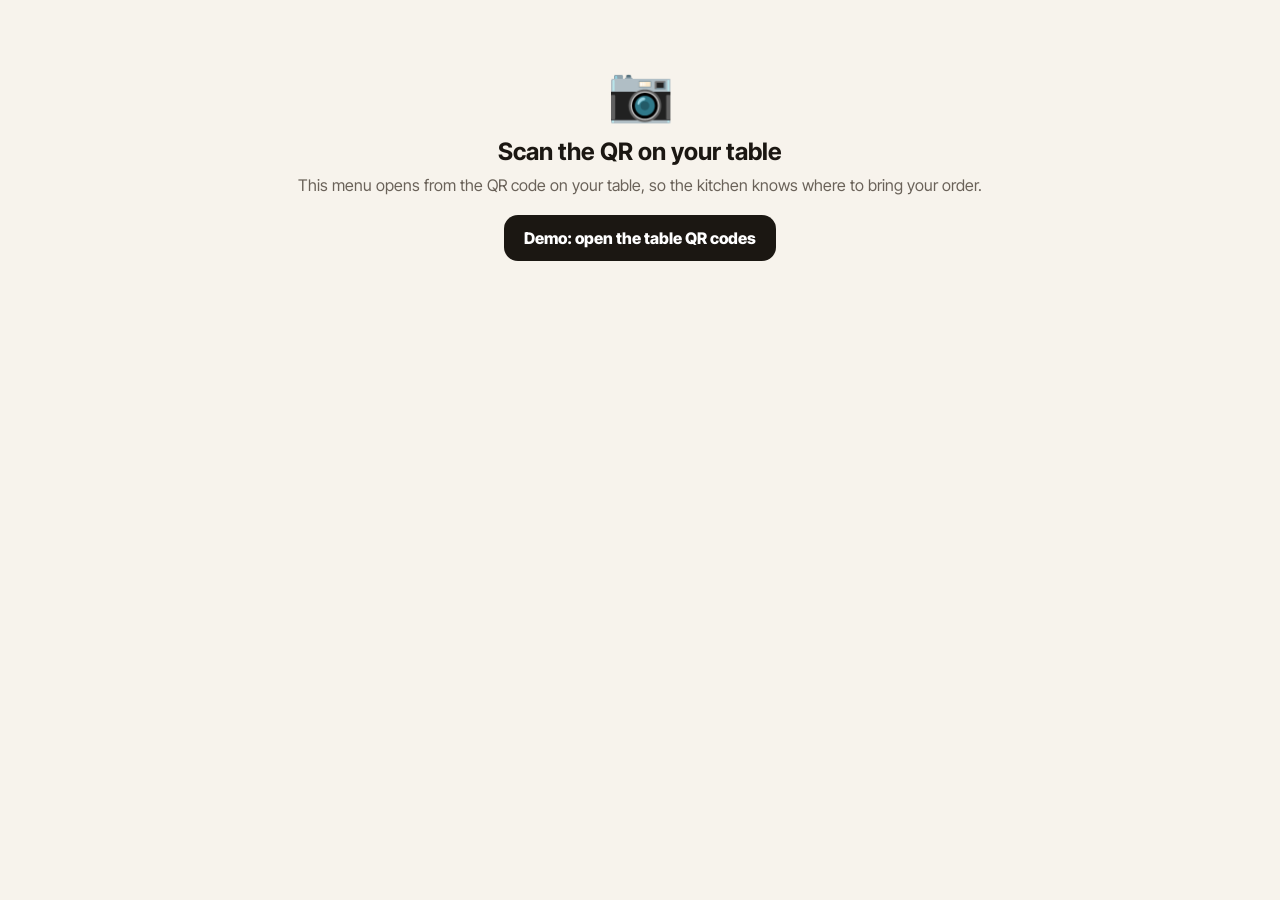
<file: order-demo/index.html>
<!DOCTYPE html>
<html lang="en">
<head>
<meta charset="UTF-8">
<meta name="viewport" content="width=device-width, initial-scale=1, viewport-fit=cover">
<title>Menu – order from your table</title>
<meta name="robots" content="noindex">
<meta name="theme-color" content="#f7f3ec">
<link rel="preconnect" href="https://fonts.googleapis.com"><link rel="preconnect" href="https://fonts.gstatic.com" crossorigin>
<link href="https://fonts.googleapis.com/css2?family=Inter+Tight:wght@400;500;600;700;800&display=swap" rel="stylesheet">
<style>
  :root{--ink:#1b1712;--soft:#6a6259;--faint:#a39a8f;--bg:#f7f3ec;--card:#fff;--line:#e8e1d6;--brand:#7a4b2a;--brand2:#c98a4b;--g:#1e8e3e;--r:#c0392b;--y:#f5b301}
  *{box-sizing:border-box;margin:0;padding:0}
  [hidden]{display:none!important}
  html,body{background:var(--bg)}
  body{font-family:"Inter Tight",system-ui,-apple-system,"Segoe UI",Roboto,Arial,sans-serif;color:var(--ink);-webkit-font-smoothing:antialiased;padding-bottom:110px}
  button{font:inherit;color:inherit;cursor:pointer}
  .top{position:sticky;top:0;z-index:20;background:rgba(247,243,236,.94);-webkit-backdrop-filter:blur(10px);backdrop-filter:blur(10px);border-bottom:1px solid var(--line);padding:max(12px,env(safe-area-inset-top)) 16px 0}
  .hd{display:flex;align-items:center;gap:12px}
  .lg{width:42px;height:42px;border-radius:12px;background:linear-gradient(135deg,var(--brand2),var(--brand));display:grid;place-items:center;font-size:21px;flex:none}
  .hd b{display:block;font-size:16.5px}
  .hd span{display:block;font-size:12.5px;color:var(--soft)}
  .tb{margin-left:auto;background:var(--ink);color:#fff;border-radius:12px;padding:6px 11px;text-align:center;line-height:1.05}
  .tb small{display:block;font-size:9.5px;font-weight:700;letter-spacing:.14em;opacity:.7}
  .tb b{font-size:19px}
  .cats{display:flex;gap:7px;overflow-x:auto;padding:12px 0 11px;scrollbar-width:none}
  .cats::-webkit-scrollbar{display:none}
  .cats button{flex:none;border:1.5px solid var(--line);background:#fff;border-radius:30px;padding:7px 13px;font-size:14px;font-weight:600}
  .cats button.on{background:var(--ink);border-color:var(--ink);color:#fff}
  main{width:min(560px,100%);margin:0 auto;padding:0 16px}
  .mine{margin-top:14px}
  h2{font-size:20px;font-weight:800;margin:22px 0 10px;scroll-margin-top:130px}
  .it{display:flex;gap:12px;align-items:center;background:var(--card);border:1px solid var(--line);border-radius:16px;padding:11px 12px;margin-bottom:9px}
  .em{flex:none;width:52px;height:52px;border-radius:13px;background:var(--bg);display:grid;place-items:center;font-size:27px}
  .it .t{flex:1;min-width:0}
  .it b{display:flex;align-items:center;gap:6px;font-size:15.5px}
  .vg{flex:none;width:13px;height:13px;border:1.5px solid var(--g);border-radius:2px;display:grid;place-items:center}
  .vg i{display:block;width:6px;height:6px;border-radius:50%;background:var(--g)}
  .vg.nv{border-color:var(--r)} .vg.nv i{background:var(--r)}
  .it span{display:block;font-size:12.5px;color:var(--soft);margin-top:2px}
  .it em{display:block;font-style:normal;font-weight:700;font-size:14.5px;margin-top:4px}
  .add{flex:none;border:1.5px solid var(--brand);background:#fff;color:var(--brand);border-radius:10px;padding:7px 16px;font-weight:800;font-size:14px}
  .step{flex:none;display:flex;align-items:center;background:var(--brand);color:#fff;border-radius:10px;overflow:hidden}
  .step button{border:0;background:none;color:#fff;width:32px;height:34px;font-size:18px;font-weight:700}
  .step b{min-width:20px;text-align:center;font-size:14.5px}
  .bar{position:fixed;left:50%;bottom:max(12px,env(safe-area-inset-bottom));transform:translateX(-50%);width:min(528px,calc(100% - 24px));z-index:30;display:flex;gap:8px}
  .bar button{min-height:56px;border:0;border-radius:16px;font-weight:800;font-size:15.5px}
  .cartb{flex:1;background:var(--ink);color:#fff;display:flex;align-items:center;justify-content:space-between;padding:0 18px;box-shadow:0 12px 28px rgba(0,0,0,.28)}
  .cartb span{font-weight:600;opacity:.8;font-size:13.5px}
  .helpb{flex:none;width:56px;background:#fff;border:1.5px solid var(--line)!important;font-size:22px;box-shadow:0 8px 20px rgba(0,0,0,.12)}
  /* sheets */
  .sh{position:fixed;inset:0;z-index:40;background:rgba(0,0,0,.45);display:flex;align-items:flex-end;justify-content:center}
  .sh .in{width:min(560px,100%);max-height:88svh;overflow:auto;background:var(--bg);border-radius:22px 22px 0 0;padding:18px 16px calc(20px + env(safe-area-inset-bottom));animation:up .25s ease}
  @keyframes up{from{transform:translateY(30px);opacity:0}to{transform:none;opacity:1}}
  .sh h3{font-size:20px;font-weight:800;display:flex;justify-content:space-between;align-items:center}
  .x{border:0;background:#fff;width:34px;height:34px;border-radius:50%;font-size:18px}
  .ln{display:flex;justify-content:space-between;align-items:center;gap:10px;background:#fff;border:1px solid var(--line);border-radius:14px;padding:10px 12px;margin-top:8px}
  .ln b{font-size:14.5px}
  .ln span{display:block;font-size:12.5px;color:var(--soft);margin-top:2px}
  textarea{margin-top:12px;width:100%;min-height:62px;border:1.5px solid var(--line);border-radius:12px;padding:10px;font:inherit;font-size:15px;background:#fff;resize:vertical}
  .tot{display:flex;justify-content:space-between;margin-top:12px;font-size:16px;font-weight:800}
  .big{margin-top:14px;width:100%;min-height:56px;border:0;border-radius:16px;background:var(--brand);color:#fff;font-weight:800;font-size:16.5px;display:flex;align-items:center;justify-content:center;gap:8px}
  .big:disabled{opacity:.5}
  .note{margin-top:10px;font-size:12.5px;color:var(--soft);text-align:center;line-height:1.4}
  .hb{display:grid;gap:10px;margin-top:14px}
  .hb button{display:flex;align-items:center;gap:12px;background:#fff;border:1.5px solid var(--line);border-radius:16px;padding:14px;text-align:left}
  .hb button span{font-size:24px}
  .hb b{display:block;font-size:15.5px}
  .hb small{display:block;font-size:12.5px;color:var(--soft)}
  /* order tracker */
  .ord{background:#fff;border:1px solid var(--line);border-radius:18px;padding:14px;margin-bottom:10px}
  .ord .oh{display:flex;justify-content:space-between;align-items:center;font-size:13px;color:var(--soft);font-weight:600}
  .ord .oi{margin-top:6px;font-size:14.5px;font-weight:600;line-height:1.45}
  .trk{margin-top:12px;display:grid;grid-template-columns:repeat(4,1fr);gap:4px}
  .trk div{text-align:center;font-size:11px;font-weight:700;color:var(--faint)}
  .trk i{display:block;height:5px;border-radius:5px;background:var(--line);margin-bottom:6px;transition:background .4s}
  .trk div.on{color:var(--ink)} .trk div.on i{background:var(--g)}
  .trk div.cur i{animation:pl 1.2s infinite}
  @keyframes pl{50%{opacity:.4}}
  .msg{margin-top:10px;font-size:14px;font-weight:700;display:flex;align-items:center;gap:8px}
  .msg.wait{color:#9a6a00} .msg.bad{color:var(--r)}
  .gate{text-align:center;padding:60px 20px}
  .gate .e{font-size:54px}
  .gate h1{margin-top:12px;font-size:24px}
  .gate p{margin-top:8px;color:var(--soft);line-height:1.45}
  .gate a{display:inline-block;margin-top:18px;background:var(--ink);color:#fff;text-decoration:none;font-weight:800;padding:13px 20px;border-radius:14px}
  .toast{position:fixed;left:50%;top:16px;transform:translate(-50%,-20px);opacity:0;background:var(--ink);color:#fff;font-size:14px;font-weight:700;padding:10px 16px;border-radius:30px;transition:all .3s;z-index:60;max-width:90vw;text-align:center}
  .toast.on{opacity:1;transform:translate(-50%,0)}
  .closed{background:#fff8e6;border:1.5px dashed #e0b45c;border-radius:16px;padding:14px;margin-top:14px;text-align:center}
  .closed a{display:inline-block;margin-top:10px;background:#1a73e8;color:#fff;text-decoration:none;font-weight:800;padding:11px 16px;border-radius:12px}
  .demo{margin:26px 0 0;font-size:11px;font-weight:700;letter-spacing:.12em;color:var(--faint);text-align:center}
</style>
</head>
<body>
<div id="gate" class="gate" hidden><div class="e">📷</div><h1>Scan the QR on your table</h1><p>This menu opens from the QR code on your table, so the kitchen knows where to bring your order.</p><a href="tables.html">Demo: open the table QR codes</a></div>

<div id="app" hidden>
  <header class="top">
    <div class="hd"><div class="lg">☕</div><div><b id="cName"></b><span>Order from your table</span></div><div class="tb"><small>TABLE</small><b id="tNo"></b></div></div>
    <nav class="cats" id="cats"></nav>
  </header>
  <main>
    <div class="mine" id="mine"></div>
    <div id="menu"></div>
    <p class="demo">DEMO BY INFINITY TECHNOLOGIES</p>
  </main>
  <div class="bar"><button class="helpb" id="helpBtn" type="button" aria-label="Call waiter or ask for bill">🛎️</button><button class="cartb" id="cartBtn" type="button"><span id="cartCount">Your order is empty</span><b id="cartTot"></b></button></div>
</div>

<div class="sh" id="cartSh" hidden><div class="in">
  <h3>Your order <button class="x" data-close>✕</button></h3>
  <div id="lines"></div>
  <textarea id="note" placeholder="Anything for the kitchen? e.g. less spicy, no onion"></textarea>
  <div class="tot"><span>Total</span><span id="sTot"></span></div>
  <button class="big" id="send" type="button">👨‍🍳 Send to kitchen</button>
  <p class="note" id="sendNote">Pay at the end, or with UPI from your phone.</p>
</div></div>

<div class="sh" id="helpSh" hidden><div class="in">
  <h3>Need something? <button class="x" data-close>✕</button></h3>
  <div class="hb">
    <button type="button" data-call="waiter"><span>🙋</span><div><b>Call a waiter</b><small>Someone will come to your table</small></div></button>
    <button type="button" data-call="water"><span>💧</span><div><b>Water please</b><small>We'll bring it right away</small></div></button>
    <button type="button" data-call="bill"><span>🧾</span><div><b>Ask for the bill</b><small id="billNote">Total so far</small></div></button>
  </div>
</div></div>

<div class="toast" id="toast"></div>

<script src="shared.js"></script>
<script>
const $=id=>document.getElementById(id), qs=new URLSearchParams(location.search);
const T=+qs.get("t"), K=qs.get("k")||"";
const keep=s=>RT.local?(s.includes("?")?s+"&local":s+"?local"):s;
if(!T){ $("gate").hidden=false; document.querySelector("#gate a").href=keep("tables.html"); }
else boot();

function boot(){
$("app").hidden=false; $("cName").textContent=CAFE.name; $("tNo").textContent=T; document.title=`Table ${T} – ${CAFE.name}`;
const MK=`mine_${CAFE.room}_${T}`, CK=`cart_${CAFE.room}_${T}`;
const load=(k,d)=>{ try{ return JSON.parse(localStorage.getItem(k))??d; }catch(e){ return d; } };
const save=(k,v)=>{ try{ localStorage.setItem(k,JSON.stringify(v)); }catch(e){} };
let cart=load(CK,{}), mine=load(MK,[]), status={}, tableOpen=null, tableClosedAt=0;
let dev=load("dev_"+CAFE.room,null); if(!dev){ dev=RT.rid(); save("dev_"+CAFE.room,dev); }

/* menu */
$("cats").innerHTML=CAFE.menu.map((c,i)=>`<button type="button" data-c="${i}"${i?"":' class="on"'}>${c.cat}</button>`).join("");
$("menu").innerHTML=CAFE.menu.map((c,i)=>`<h2 id="c${i}">${c.cat}</h2>`+c.items.map(it=>`
  <div class="it"><div class="em">${it.e}</div><div class="t"><b><span class="vg${it.v?"":" nv"}"><i></i></span>${it.n}</b><span>${it.d}</span><em>${inr(it.p)}</em></div><div data-q="${it.id}"></div></div>`).join("")).join("");
$("cats").addEventListener("click",e=>{ const b=e.target.closest("button"); if(!b) return; $("c"+b.dataset.c).scrollIntoView({behavior:"smooth"});
  $("cats").querySelectorAll("button").forEach(x=>x.classList.toggle("on",x===b)); });
function qty(id,d){ cart[id]=Math.max(0,(cart[id]||0)+d); if(!cart[id]) delete cart[id]; save(CK,cart); drawQ(); }
function drawQ(){
  document.querySelectorAll("[data-q]").forEach(el=>{ const id=el.dataset.q, n=cart[id]||0;
    el.innerHTML=n?`<div class="step"><button type="button" data-d="-1">−</button><b>${n}</b><button type="button" data-d="1">+</button></div>`:`<button class="add" type="button" data-d="1">ADD</button>`; });
  const n=Object.values(cart).reduce((a,b)=>a+b,0), tot=Object.entries(cart).reduce((a,[id,q])=>a+CAFE.items[id].p*q,0);
  $("cartCount").textContent=n?`${n} item${n>1?"s":""} · View order`:"Your order is empty"; $("cartTot").textContent=n?inr(tot):"";
  $("sTot").textContent=inr(tot);
  $("lines").innerHTML=Object.entries(cart).map(([id,q])=>{ const it=CAFE.items[id]; return `<div class="ln"><div><b>${it.e} ${it.n}</b><span>${inr(it.p)} × ${q}</span></div><div class="step" data-l="${id}"><button type="button" data-d="-1">−</button><b>${q}</b><button type="button" data-d="1">+</button></div></div>`; }).join("")||`<p class="note">Add something from the menu first.</p>`;
  $("send").disabled=!n;
}
document.addEventListener("click",e=>{ const b=e.target.closest("[data-d]"); if(!b) return; const host=b.closest("[data-q],[data-l]"); if(host) qty(host.dataset.q||host.dataset.l,+b.dataset.d); });
drawQ();

/* sheets */
const open=id=>$(id).hidden=false, close=()=>document.querySelectorAll(".sh").forEach(s=>s.hidden=true);
$("cartBtn").addEventListener("click",()=>open("cartSh"));
$("helpBtn").addEventListener("click",()=>{ $("billNote").textContent=`Total so far: ${inr(billTotal())}`; open("helpSh"); });
document.querySelectorAll(".sh").forEach(s=>s.addEventListener("click",e=>{ if(e.target===s||e.target.closest("[data-close]")) close(); }));
function toast(m){ $("toast").textContent=m; $("toast").classList.add("on"); clearTimeout(toast.t); toast.t=setTimeout(()=>$("toast").classList.remove("on"),2200); }

/* location (asked once, only when ordering) */
let pos=null;
function getPos(){ return new Promise(res=>{ if(pos||!navigator.geolocation) return res(pos);
  navigator.geolocation.getCurrentPosition(p=>{ pos={lat:+p.coords.latitude.toFixed(5),lng:+p.coords.longitude.toFixed(5)}; res(pos); },()=>res(null),{timeout:6000,maximumAge:300000}); }); }

/* send order */
$("send").addEventListener("click",async()=>{
  const last=load("last_"+CAFE.room,0), wait=CAFE.waitBetweenOrders-Math.floor((Date.now()-last)/1000);
  if(wait>0){ toast(`Please wait ${wait}s before the next order`); return; }
  $("send").disabled=true; $("send").textContent="Sending…";
  const p=await getPos();
  const o={type:"order",id:RT.rid(),t:T,k:K,dev,items:Object.entries(cart),note:$("note").value.trim(),total:Object.entries(cart).reduce((a,[id,q])=>a+CAFE.items[id].p*q,0),pos:p};
  let ok=false; try{ ok=await RT.send("orders",o); }catch(e){}
  $("send").textContent="👨‍🍳 Send to kitchen";
  if(!ok){ $("send").disabled=false; toast("Couldn't send. Check your internet and try again."); return; }
  save("last_"+CAFE.room,Date.now());
  mine.unshift({id:o.id,items:o.items,total:o.total,ts:o.ts}); save(MK,mine); cart={}; save(CK,cart); $("note").value="";
  close(); drawQ(); drawMine(); toast("Order sent to the kitchen 👨‍🍳"); scrollTo({top:0,behavior:"smooth"});
});

/* help calls */
document.querySelectorAll("[data-call]").forEach(b=>b.addEventListener("click",async()=>{
  const ok=await RT.send("orders",{type:"call",what:b.dataset.call,t:T,k:K,dev,total:billTotal()}).catch(()=>false);
  close(); toast(ok?({waiter:"A waiter is on the way 🙋",water:"Water is coming 💧",bill:"Your bill is coming 🧾"})[b.dataset.call]:"Couldn't send. Try again.");
}));
function billTotal(){ return mine.filter(m=>status[m.id]!=="rejected").reduce((a,m)=>a+m.total,0); }

/* live status */
const STEPS=["accepted","preparing","ready","served"], LABEL={accepted:"Received",preparing:"Preparing",ready:"Ready",served:"Served"};
function drawMine(){
  const showClosed=tableOpen===false&&mine.length&&tableClosedAt>mine[0].ts;
  $("mine").innerHTML=(showClosed?`<div class="closed"><b>Thanks for visiting! 🙏</b><div class="note">Enjoyed your time? A quick review helps us a lot.</div><a href="../review-demo/">⭐ Rate your visit</a></div>`:"")+
  mine.slice(0,5).map(m=>{ const s=status[m.id]||"pending", idx=STEPS.indexOf(s);
    const msg=s==="pending"?`<div class="msg wait">⏳ Waiting for the café to confirm…</div>`:s==="rejected"?`<div class="msg bad">✕ The café couldn't take this order. Please ask a waiter.</div>`:
      s==="ready"?`<div class="msg">🍽️ Your food is ready, coming to your table!</div>`:"";
    return `<div class="ord"><div class="oh"><span>Order · ${new Date(m.ts).toLocaleTimeString([], {hour:"numeric",minute:"2-digit"})}</span><span>${inr(m.total)}</span></div>
      <div class="oi">${m.items.map(([id,q])=>`${q} × ${CAFE.items[id].n}`).join(", ")}</div>
      ${s==="rejected"?"":`<div class="trk">${STEPS.map((x,i)=>`<div class="${i<=idx?"on":""}${i===idx&&s!=="served"?" cur":""}"><i></i>${LABEL[x]}</div>`).join("")}</div>`}${msg}</div>`; }).join("");
}
RT.listen("status",o=>{
  if(o.type==="status"&&mine.some(m=>m.id===o.id)){ const before=status[o.id]; status[o.id]=o.s; drawMine();
    if(before!==o.s&&Date.now()-o.ts<60000) toast({accepted:"✅ Order received by the kitchen",preparing:"👨‍🍳 Your order is being prepared",ready:"🍽️ Ready! Coming to your table",served:"Enjoy your meal! 😋",rejected:"The café couldn't take this order"}[o.s]||""); }
  if(o.type==="table"&&o.t===T){ tableOpen=o.open; if(!o.open) tableClosedAt=o.ts; drawMine(); }
});
drawMine();
}
</script>
</body>
</html>
</file>
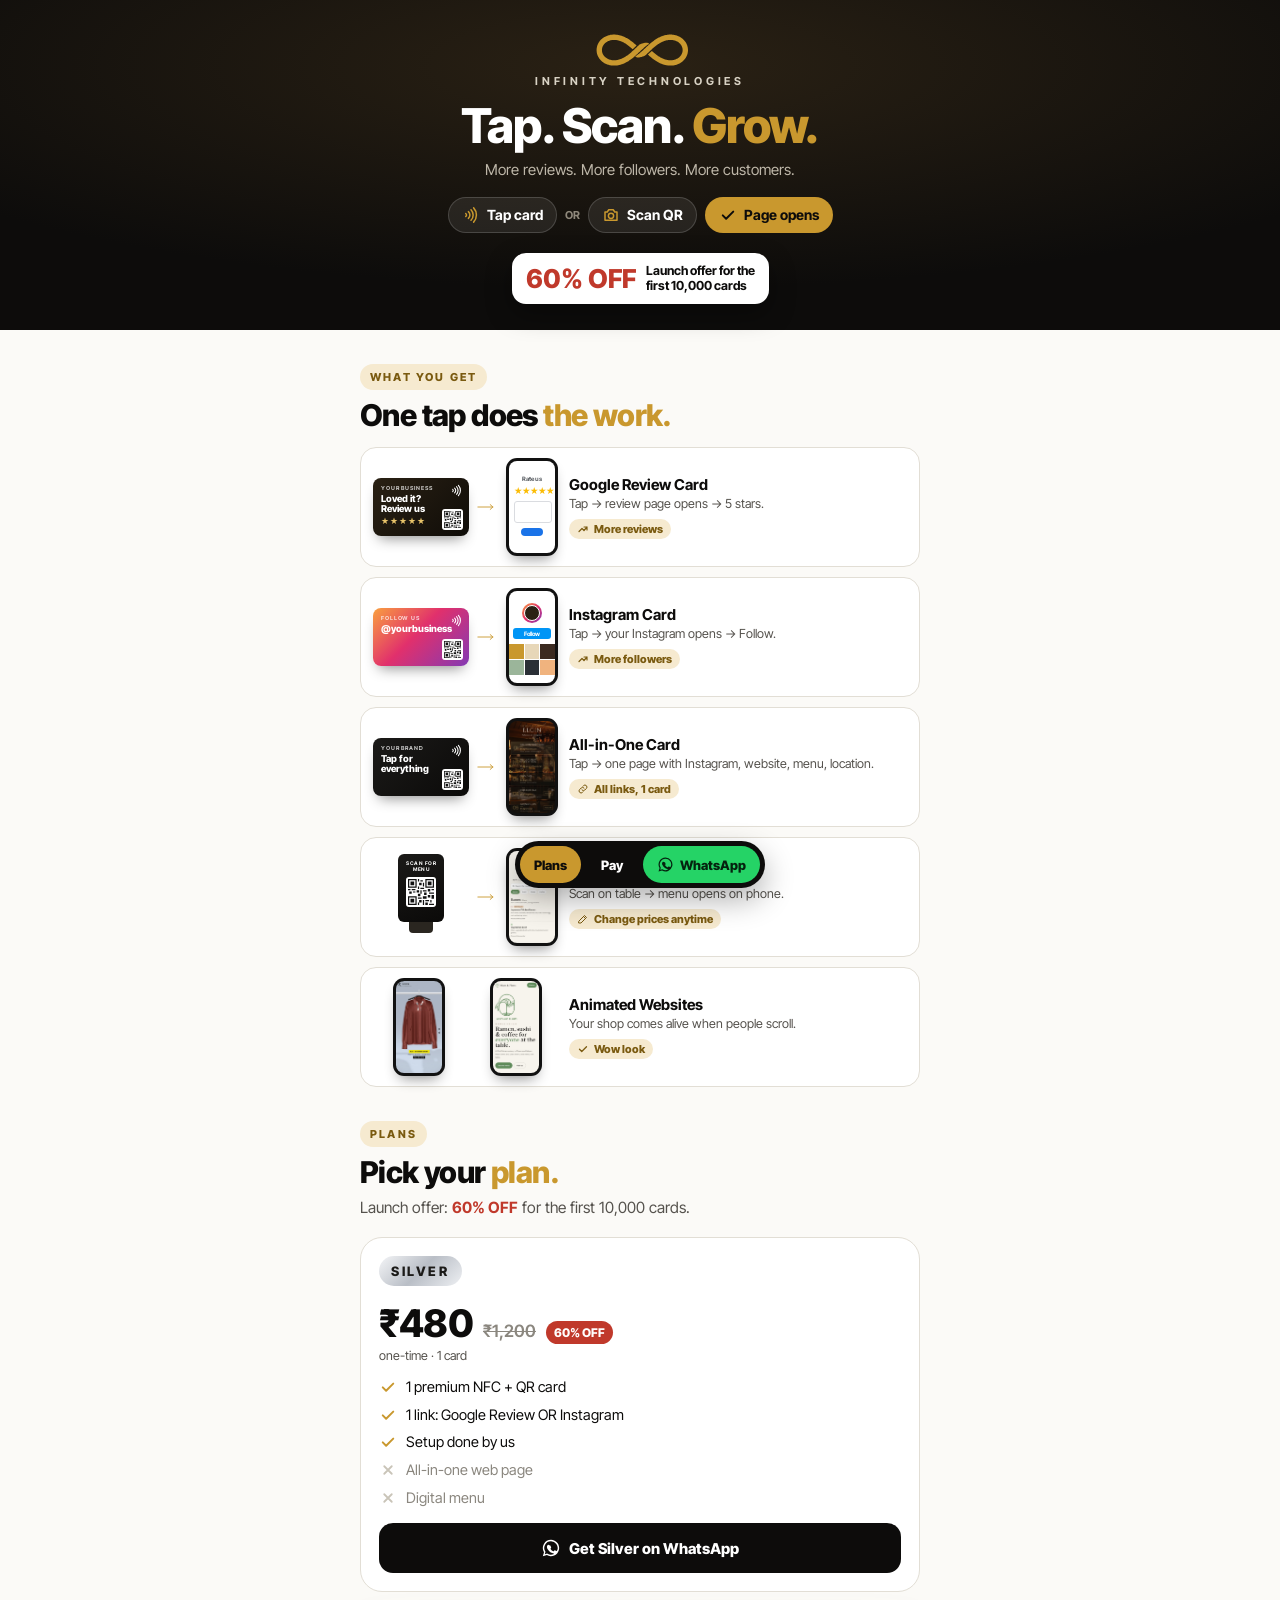
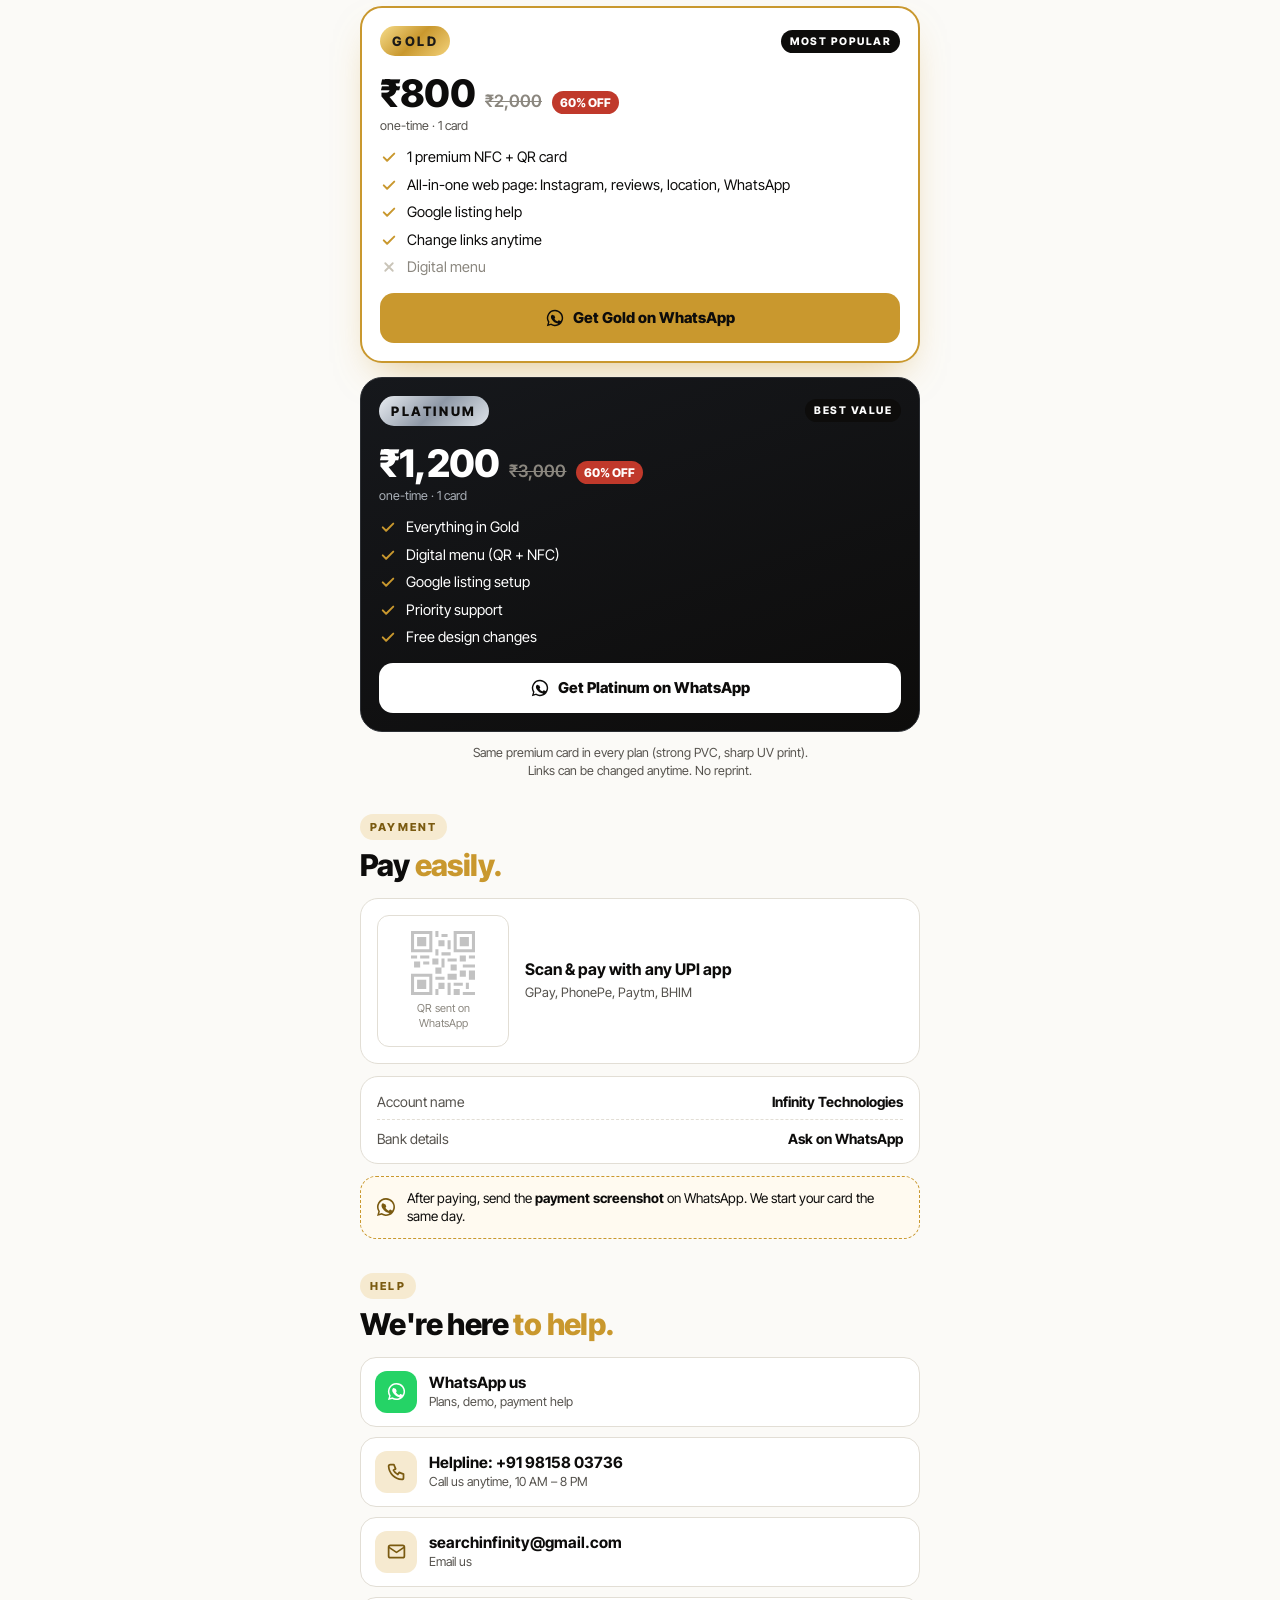
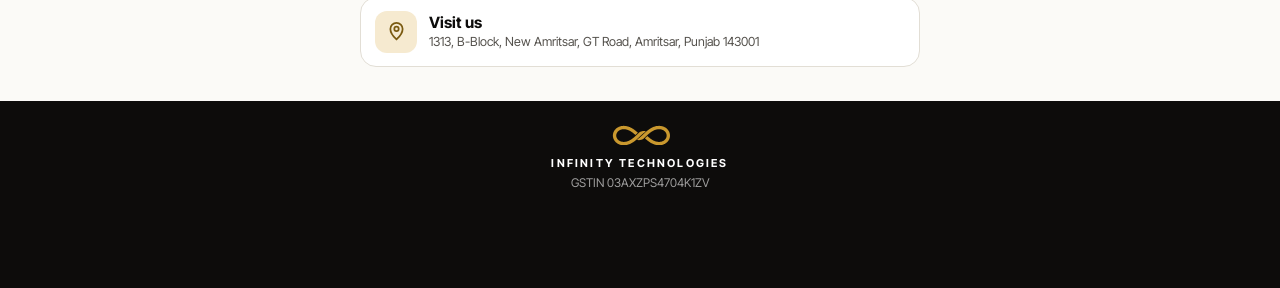
<file: plans/index.html>
<!DOCTYPE html>
<html lang="en">
<head>
<meta charset="UTF-8">
<meta name="viewport" content="width=device-width, initial-scale=1, viewport-fit=cover">
<title>Infinity Technologies – Smart Cards &amp; Plans</title>
<meta name="description" content="Smart NFC cards for reviews, Instagram and more. Silver, Gold and Platinum plans with a launch offer.">
<meta name="robots" content="noindex">
<meta name="theme-color" content="#0d0c0b">
<link rel="preconnect" href="https://fonts.googleapis.com"><link rel="preconnect" href="https://fonts.gstatic.com" crossorigin>
<link href="https://fonts.googleapis.com/css2?family=Inter+Tight:wght@400;500;600;700;800&display=swap" rel="stylesheet">
<style>
  :root{--ink:#0d0c0b;--soft:#55524d;--faint:#8b877f;--paper:#fbfaf7;--line:#e2ded5;--gold:#C9982E;--gold2:#e9c46a;--goldink:#7A5A10;--wa:#25d366}
  *{box-sizing:border-box;margin:0;padding:0}
  [hidden]{display:none!important}
  .qr svg,.q svg{width:100%;height:100%;display:block}
  html{-webkit-text-size-adjust:100%;scroll-behavior:smooth}
  body{font-family:"Inter Tight",Inter,system-ui,-apple-system,"Segoe UI",Roboto,Arial,sans-serif;color:var(--ink);background:var(--paper);-webkit-font-smoothing:antialiased}
  a{color:inherit}
  .w{width:min(560px,100% - 32px);margin:0 auto}
  .sec{padding:34px 0 0}
  .k{display:inline-block;font-size:11px;font-weight:800;letter-spacing:.2em;color:var(--goldink);background:#f6ead0;padding:6px 10px;border-radius:30px}
  h2{font-size:30px;line-height:1.05;font-weight:800;letter-spacing:-.02em;margin-top:10px}
  h2 em{font-style:normal;color:var(--gold)}
  .lead{margin-top:8px;font-size:15.5px;color:var(--soft);line-height:1.45}

  /* hero */
  .top{background:radial-gradient(90% 90% at 50% 20%,#2a2114 0%,#0d0c0b 75%);color:#fff;padding:30px 0 26px;text-align:center}
  .logo{width:96px;color:var(--gold);display:block;margin:0 auto}
  .nm{margin-top:8px;font-size:11px;font-weight:700;letter-spacing:.34em;color:#d8d2c4}
  h1{margin-top:14px;font-size:clamp(36px,10vw,48px);line-height:1;font-weight:800;letter-spacing:-.02em}
  h1 em{font-style:normal;color:var(--gold)}
  .sub{margin-top:10px;font-size:15px;color:#bdb6a8}
  .how{margin-top:18px;display:flex;flex-wrap:wrap;align-items:center;justify-content:center;gap:8px}
  .pill{display:flex;align-items:center;gap:7px;background:rgba(255,255,255,.08);border:1px solid rgba(255,255,255,.16);border-radius:30px;padding:8px 13px;font-size:14px;font-weight:700}
  .pill svg{width:18px;height:18px;color:var(--gold)}
  .or{font-size:11px;font-weight:700;color:#8f887b}
  .pill.opens{background:var(--gold);color:var(--ink);border-color:transparent}
  .pill.opens svg{color:var(--ink)}
  .offer{margin:20px auto 0;width:max-content;max-width:100%;display:flex;align-items:center;gap:10px;background:#fff;color:var(--ink);border-radius:14px;padding:10px 14px;box-shadow:0 10px 26px rgba(0,0,0,.35)}
  .offer b{font-size:26px;font-weight:800;color:#c0392b}
  .offer span{font-size:12.5px;font-weight:700;line-height:1.25;text-align:left}

  /* service rows */
  .rows{margin-top:16px;display:grid;gap:10px}
  .row{display:grid;grid-template-columns:96px 18px 58px 1fr;align-items:center;gap:8px;background:#fff;border:1px solid var(--line);border-radius:16px;padding:10px 12px}
  .ar svg{width:18px;height:10px;display:block;color:var(--gold)}
  .row b{display:block;font-size:15px;line-height:1.15}
  .row span{display:block;font-size:12.5px;color:var(--soft);margin-top:3px;line-height:1.3}
  .res{display:inline-flex;align-items:center;gap:5px;margin-top:6px;font-size:11px;font-weight:800;color:var(--goldink);background:#f6ead0;border-radius:20px;padding:3px 8px}
  .res svg{width:12px;height:12px}
  .card{width:96px;height:58px;border-radius:8px;position:relative;color:#fff;padding:7px 8px;box-shadow:0 8px 14px -6px rgba(0,0,0,.45);overflow:hidden}
  .card .nf{position:absolute;right:6px;top:6px;width:13px;height:13px}
  .card .t{font-size:5.5px;font-weight:700;letter-spacing:.16em;opacity:.75}
  .card .h{font-size:9.5px;font-weight:800;line-height:1.05;margin-top:3px}
  .card .st{color:var(--gold2);font-size:8px;letter-spacing:1px;margin-top:2px}
  .card .qr{position:absolute;right:6px;bottom:6px;width:21px;height:21px;background:#fff;border-radius:3px;padding:2px}
  .gold{background:linear-gradient(135deg,#2a2114,#0f0c08)}
  .ig{background:linear-gradient(135deg,#f9a03f 0%,#e1306c 45%,#833ab4 100%)}
  .blk{background:linear-gradient(135deg,#1b1a18,#0b0a09)}
  .ph{width:52px;height:98px;border-radius:11px;background:#111;padding:3px;margin:0 auto;box-shadow:0 8px 14px -6px rgba(0,0,0,.45)}
  .ph .s{width:100%;height:100%;border-radius:8px;overflow:hidden;background:#fff;position:relative}
  .ph img{width:100%;display:block}
  .gr{padding:14px 5px 0;text-align:center}
  .gr i{display:block;font-style:normal;font-size:6px;color:#5f6368;font-weight:700}
  .gr .sr{color:#fbbc04;font-size:8.5px;margin-top:4px}
  .gr .bx{margin:5px auto 0;width:38px;height:22px;border:1px solid #dadce0;border-radius:3px}
  .gr .po{margin:5px auto 0;width:22px;height:8px;border-radius:6px;background:#1a73e8}
  .igs{padding:12px 4px 0}
  .igs .a{width:20px;height:20px;border-radius:50%;margin:0 auto;background:linear-gradient(135deg,#f9a03f,#e1306c,#833ab4);padding:2px}
  .igs .a i{display:block;width:100%;height:100%;border-radius:50%;border:1.5px solid #fff;background:#2a2114}
  .igs .f{margin-top:5px;background:#0095f6;color:#fff;font-size:6px;font-weight:700;text-align:center;border-radius:3px;padding:2px 0}
  .igs .g{margin:5px -4px 0;display:grid;grid-template-columns:repeat(3,1fr);gap:1px}
  .igs .g i{aspect-ratio:1;display:block}
  .stand{width:54px;height:86px;margin:0 auto;position:relative}
  .stand .b{position:absolute;left:4px;right:4px;top:0;height:68px;border-radius:6px;background:linear-gradient(160deg,#1b1a18,#0b0a09);padding:6px;text-align:center;color:#fff;font-size:5px;font-weight:700;letter-spacing:.1em}
  .stand .q{width:30px;height:30px;background:#fff;border-radius:3px;padding:2px;margin:5px auto 0}
  .stand .f{position:absolute;left:15px;right:15px;top:68px;height:11px;background:#2a2620;border-radius:0 0 4px 4px}

  /* plans */
  .plans{margin-top:18px;display:grid;gap:14px}
  .plan{border-radius:22px;padding:18px;position:relative;overflow:hidden;border:1px solid var(--line);background:#fff}
  .plan .hd{display:flex;align-items:center;justify-content:space-between;gap:10px}
  .tier{display:inline-flex;align-items:center;gap:8px;font-size:13px;font-weight:800;letter-spacing:.2em;padding:7px 12px;border-radius:30px;color:#1b1a18}
  .silver .tier{background:linear-gradient(135deg,#f4f5f7,#b9bec6 50%,#eef0f3)}
  .goldp .tier{background:linear-gradient(135deg,#f6dc8a,#c9982e 50%,#f3d27a)}
  .plat .tier{background:linear-gradient(135deg,#e9edf2,#8e98a6 50%,#dfe4ea);color:#0d0c0b}
  .tag{font-size:10.5px;font-weight:800;letter-spacing:.14em;background:var(--ink);color:#fff;padding:5px 9px;border-radius:20px}
  .plan .price{margin-top:14px;display:flex;align-items:baseline;gap:10px;flex-wrap:wrap}
  .plan .now{font-size:38px;font-weight:800;letter-spacing:-.02em}
  .plan .was{font-size:17px;color:var(--faint);text-decoration:line-through;font-weight:600}
  .plan .off{font-size:12px;font-weight:800;color:#fff;background:#c0392b;padding:4px 8px;border-radius:20px}
  .plan .per{display:block;font-size:12.5px;color:var(--soft);margin-top:2px}
  .plan ul{list-style:none;margin-top:14px;display:grid;gap:8px}
  .plan li{display:flex;gap:9px;align-items:flex-start;font-size:14.5px;line-height:1.35}
  .plan li svg{flex:none;width:18px;height:18px;margin-top:1px;color:var(--gold)}
  .plan li.no{color:var(--faint)}
  .plan li.no svg{color:#c9c4b8}
  .plan .buy{margin-top:16px;display:flex;align-items:center;justify-content:center;gap:8px;min-height:50px;border-radius:14px;background:var(--ink);color:#fff;text-decoration:none;font-weight:800;font-size:15px}
  .plan .buy svg{width:20px;height:20px}
  .goldp{border:2px solid var(--gold);box-shadow:0 18px 40px -18px rgba(201,152,46,.6)}
  .goldp .buy{background:var(--gold);color:var(--ink)}
  .plat{background:linear-gradient(160deg,#16181c,#0d0c0b);color:#fff;border-color:#2b2e33}
  .plat .per{color:#aab0b8}.plat li.no{color:#6b7076}
  .plat .buy{background:#fff;color:var(--ink)}
  .mini-card{position:absolute;right:16px;top:58px;width:84px;height:50px;border-radius:7px;transform:rotate(8deg);box-shadow:0 10px 18px -8px rgba(0,0,0,.5);background:linear-gradient(135deg,#2a2114,#0f0c08);padding:6px 7px;color:#fff;opacity:.95}
  .mini-card .t{font-size:5px;font-weight:700;letter-spacing:.14em;opacity:.75}
  .mini-card .h{font-size:8px;font-weight:800;margin-top:2px;line-height:1.05}
  .mini-card .st{color:var(--gold2);font-size:7px;margin-top:2px}
  .note{margin-top:12px;font-size:12.5px;color:var(--soft);text-align:center;line-height:1.45}

  /* pay */
  .pay{margin-top:16px;display:grid;gap:12px}
  .box{background:#fff;border:1px solid var(--line);border-radius:18px;padding:16px}
  .qrbox{display:flex;gap:16px;align-items:center}
  .qrimg{flex:none;width:132px;height:132px;border-radius:12px;border:1px solid var(--line);padding:8px;background:#fff;display:grid;place-items:center}
  .qrimg img,.qrimg canvas{width:100%;height:100%;image-rendering:pixelated}
  .qrimg .ph2{font-size:11px;color:var(--faint);text-align:center;line-height:1.35}
  .qrbox b{display:block;font-size:16px}
  .qrbox span{display:block;font-size:13px;color:var(--soft);margin-top:4px;line-height:1.4}
  .upi{margin-top:8px;display:inline-flex;align-items:center;gap:6px;font-size:13.5px;font-weight:700;background:var(--paper);border:1px solid var(--line);border-radius:10px;padding:6px 9px;cursor:pointer}
  .kv{display:grid;gap:10px}
  .kv div{display:flex;justify-content:space-between;gap:12px;border-bottom:1px dashed var(--line);padding-bottom:9px;font-size:14px}
  .kv div:last-child{border:0;padding:0}
  .kv span{color:var(--soft)}
  .kv b{text-align:right;cursor:pointer}
  .shot{display:flex;align-items:center;gap:10px;background:#fffaf0;border:1.5px dashed var(--gold);border-radius:16px;padding:12px 14px;font-size:13.5px;line-height:1.4}
  .shot svg{flex:none;width:22px;height:22px;color:var(--goldink)}

  /* contact */
  .contact{margin-top:16px;display:grid;gap:10px}
  .ci{display:flex;gap:12px;align-items:center;background:#fff;border:1px solid var(--line);border-radius:16px;padding:13px 14px;text-decoration:none}
  .ci .ic{flex:none;width:42px;height:42px;border-radius:12px;display:grid;place-items:center;background:#f6ead0;color:var(--goldink)}
  .ci .ic svg{width:21px;height:21px}
  .ci b{display:block;font-size:15.5px}
  .ci span{display:block;font-size:12.5px;color:var(--soft);margin-top:2px;line-height:1.35}
  .ci.wa .ic{background:var(--wa);color:#fff}
  footer{margin-top:34px;background:var(--ink);color:rgba(255,255,255,.6);text-align:center;font-size:12px;padding:22px 16px calc(96px + env(safe-area-inset-bottom));line-height:1.6}
  footer svg{width:60px;color:var(--gold);display:block;margin:0 auto 8px}
  .dock{position:fixed;left:50%;bottom:max(12px,env(safe-area-inset-bottom));transform:translateX(-50%);z-index:20;display:flex;gap:6px;background:var(--ink);padding:5px;border-radius:40px;box-shadow:0 12px 30px rgba(0,0,0,.3)}
  .dock a{display:flex;align-items:center;gap:6px;text-decoration:none;color:#fff;font-size:13px;font-weight:800;padding:10px 14px;border-radius:30px}
  .dock a svg{width:17px;height:17px}
  .dock a.g{background:var(--wa);color:#05230f}
  .dock a.y{background:var(--gold);color:var(--ink)}
  .toast{position:fixed;left:50%;bottom:80px;transform:translateX(-50%);background:var(--ink);color:#fff;font-size:13px;font-weight:700;padding:8px 14px;border-radius:20px;opacity:0;transition:opacity .25s;pointer-events:none;z-index:30}
  .toast.on{opacity:1}
  @media (max-width:380px){.row{grid-template-columns:84px 14px 50px 1fr;gap:6px;padding:9px 10px}.card{width:84px;height:52px}.ph{width:48px;height:90px}}
</style>
</head>
<body>
<svg width="0" height="0" style="position:absolute">
  <defs>
    <symbol id="inf" viewBox="-6 -6 252 93.5"><path fill="currentColor" d="M94.9 38.6 L94.1 37.9 L93.3 37.2 L92.5 36.5 L91.8 35.8 L91.0 35.1 L90.2 34.4 L89.4 33.7 L88.6 33.0 L87.8 32.4 L87.0 31.7 L86.1 31.0 L85.3 30.4 L84.5 29.7 L83.7 29.1 L82.8 28.4 L82.0 27.8 L81.1 27.2 L80.2 26.5 L79.4 25.9 L78.5 25.3 L77.6 24.8 L76.7 24.2 L75.8 23.6 L74.9 23.0 L74.0 22.5 L73.1 21.9 L72.1 21.4 L71.2 20.9 L70.2 20.4 L69.2 19.9 L68.3 19.4 L67.3 19.0 L66.3 18.6 L65.3 18.1 L64.2 17.7 L63.2 17.3 L62.2 16.9 L61.1 16.6 L60.1 16.3 L59.0 15.9 L57.9 15.7 L56.8 15.4 L55.7 15.1 L54.6 14.9 L53.5 14.7 L52.4 14.5 L51.2 14.4 L50.1 14.3 L49.0 14.2 L47.8 14.1 L46.6 14.1 L45.5 14.1 L44.3 14.1 L43.2 14.2 L42.0 14.2 L40.8 14.4 L39.7 14.5 L38.5 14.7 L37.4 15.0 L36.2 15.2 L35.1 15.6 L33.9 15.9 L32.8 16.3 L31.7 16.7 L30.6 17.2 L29.6 17.7 L28.5 18.2 L27.5 18.8 L26.5 19.4 L25.5 20.1 L24.5 20.8 L23.6 21.5 L22.7 22.3 L21.8 23.1 L21.0 23.9 L20.2 24.8 L19.5 25.7 L18.8 26.6 L18.1 27.5 L17.5 28.5 L16.9 29.5 L16.4 30.6 L15.9 31.6 L15.5 32.7 L15.1 33.8 L14.8 34.9 L14.6 36.0 L14.3 37.1 L14.2 38.2 L14.1 39.3 L14.1 40.5 L14.1 41.6 L14.2 42.8 L14.3 43.9 L14.4 45.0 L14.7 46.1 L15.0 47.2 L15.3 48.3 L15.7 49.4 L16.2 50.5 L16.6 51.5 L17.2 52.5 L17.8 53.5 L18.4 54.5 L19.1 55.4 L19.8 56.3 L20.6 57.2 L21.4 58.0 L22.3 58.9 L23.1 59.6 L24.1 60.4 L25.0 61.1 L26.0 61.8 L27.0 62.4 L28.0 63.0 L29.0 63.6 L30.1 64.1 L31.2 64.6 L32.3 65.0 L33.4 65.4 L34.5 65.8 L35.6 66.1 L36.8 66.4 L37.9 66.7 L39.1 66.9 L40.3 67.1 L41.4 67.2 L42.6 67.3 L43.8 67.4 L44.9 67.5 L46.1 67.5 L47.2 67.5 L48.4 67.4 L49.5 67.3 L50.7 67.2 L51.8 67.1 L52.9 66.9 L54.1 66.7 L55.2 66.5 L56.3 66.3 L57.4 66.0 L58.5 65.7 L59.5 65.4 L60.6 65.1 L61.6 64.8 L62.7 64.4 L63.7 64.0 L64.8 63.6 L65.8 63.2 L66.8 62.8 L67.8 62.3 L68.8 61.8 L69.7 61.4 L70.7 60.9 L71.7 60.4 L72.6 59.8 L73.5 59.3 L74.5 58.8 L75.4 58.2 L76.3 57.6 L77.2 57.1 L78.1 56.5 L78.9 55.9 L79.8 55.3 L80.7 54.7 L81.5 54.0 L82.4 53.4 L83.2 52.8 L84.1 52.1 L84.9 51.5 L85.7 50.8 L86.5 50.2 L87.4 49.5 L88.2 48.8 L89.0 48.2 L89.8 47.5 L90.6 46.8 L91.4 46.1 L92.2 45.4 L92.9 44.7 L93.7 44.0 L94.5 43.3 L95.3 42.6 L96.1 41.8 L96.8 41.1 L97.6 40.4 L98.4 39.7 L99.2 38.9 L99.9 38.2 L100.7 37.5 L101.5 36.7 L102.3 36.0 L103.0 35.3 L103.8 34.5 L104.6 33.8 L105.4 33.0 L106.2 32.3 L107.0 31.5 L107.8 30.8 L108.6 30.0 L109.4 29.3 L110.2 28.5 L111.0 27.8 L111.8 27.1 L112.7 26.3 L113.6 25.7 L114.7 25.2 L115.9 24.8 L117.0 24.4 L118.1 24.0 L119.3 23.6 L120.5 23.3 L121.7 22.9 L122.9 22.6 L124.1 22.3 L125.3 22.1 L126.6 21.8 L127.9 21.6 L129.2 21.5 L130.5 21.5 L131.9 21.5 L133.3 21.6 L134.9 21.9 L136.6 22.5 L138.4 24.0 L137.5 24.6 L136.7 25.2 L135.8 25.8 L134.9 26.4 L134.0 27.0 L133.2 27.6 L132.3 28.2 L131.5 28.9 L130.7 29.5 L129.8 30.2 L129.0 30.8 L128.2 31.5 L127.4 32.2 L126.6 32.9 L125.8 33.5 L125.0 34.2 L124.2 34.9 L123.4 35.6 L122.6 36.3 L121.8 37.0 L121.0 37.7 L120.2 38.4 L119.5 39.1 L118.7 39.9 L117.9 40.6 L117.1 41.3 L116.3 42.0 L115.6 42.8 L114.8 43.5 L114.0 44.2 L113.2 45.0 L112.5 45.7 L111.7 46.4 L110.9 47.2 L110.1 47.9 L109.3 48.7 L108.5 49.4 L107.8 50.2 L107.0 50.9 L106.2 51.7 L105.3 52.4 L104.5 53.2 L103.7 53.9 L102.9 54.7 L102.0 55.4 L101.2 56.1 L100.4 56.9 L99.5 57.6 L98.7 58.4 L97.8 59.1 L96.9 59.9 L96.0 60.6 L95.1 61.3 L94.2 62.1 L93.3 62.8 L92.4 63.5 L91.4 64.2 L90.5 64.9 L89.5 65.6 L88.5 66.3 L87.5 67.0 L86.5 67.7 L85.5 68.4 L84.5 69.1 L83.4 69.8 L82.4 70.4 L81.3 71.0 L80.2 71.7 L79.1 72.3 L78.0 72.9 L76.8 73.5 L75.7 74.1 L74.5 74.7 L73.3 75.2 L72.1 75.8 L70.8 76.3 L69.6 76.8 L68.3 77.3 L67.0 77.8 L65.7 78.2 L64.4 78.7 L63.0 79.0 L61.7 79.4 L60.3 79.8 L58.9 80.1 L57.5 80.4 L56.1 80.7 L54.6 80.9 L53.1 81.1 L51.7 81.2 L50.2 81.4 L48.7 81.5 L47.1 81.5 L45.6 81.5 L44.0 81.5 L42.5 81.4 L40.9 81.3 L39.4 81.1 L37.8 80.9 L36.2 80.7 L34.6 80.3 L33.0 80.0 L31.4 79.5 L29.9 79.1 L28.3 78.5 L26.7 78.0 L25.2 77.3 L23.6 76.6 L22.1 75.8 L20.6 75.0 L19.1 74.1 L17.7 73.2 L16.3 72.2 L14.9 71.1 L13.6 70.0 L12.3 68.8 L11.0 67.5 L9.8 66.2 L8.7 64.9 L7.6 63.5 L6.5 62.0 L5.6 60.5 L4.7 58.9 L3.9 57.3 L3.1 55.7 L2.4 54.0 L1.8 52.3 L1.3 50.5 L0.9 48.8 L0.5 47.0 L0.3 45.2 L0.1 43.4 L0.0 41.5 L0.0 39.7 L0.1 37.9 L0.3 36.1 L0.6 34.3 L0.9 32.5 L1.4 30.7 L1.9 29.0 L2.5 27.3 L3.2 25.6 L4.0 23.9 L4.8 22.4 L5.7 20.8 L6.7 19.3 L7.8 17.8 L8.8 16.4 L10.0 15.1 L11.2 13.8 L12.5 12.6 L13.8 11.4 L15.1 10.3 L16.5 9.2 L17.9 8.2 L19.4 7.3 L20.9 6.4 L22.4 5.6 L23.9 4.8 L25.4 4.1 L27.0 3.5 L28.5 2.9 L30.1 2.4 L31.7 1.9 L33.3 1.5 L34.9 1.1 L36.4 0.8 L38.0 0.6 L39.6 0.4 L41.2 0.2 L42.7 0.1 L44.3 0.0 L45.9 0.0 L47.4 0.0 L48.9 0.1 L50.4 0.2 L51.9 0.3 L53.4 0.5 L54.9 0.7 L56.3 0.9 L57.7 1.2 L59.1 1.5 L60.5 1.8 L61.9 2.2 L63.3 2.5 L64.6 3.0 L65.9 3.4 L67.2 3.8 L68.5 4.3 L69.8 4.8 L71.0 5.3 L72.3 5.8 L73.5 6.4 L74.7 6.9 L75.8 7.5 L77.0 8.1 L78.1 8.7 L79.3 9.3 L80.4 9.9 L81.5 10.6 L82.5 11.2 L83.6 11.9 L84.7 12.6 L85.7 13.2 L86.7 13.9 L87.7 14.6 L88.7 15.3 L89.7 16.0 L90.6 16.7 L91.6 17.4 L92.5 18.1 L93.5 18.9 L94.4 19.6 L95.3 20.3 L96.2 21.1 L97.0 21.8 L97.9 22.5 L98.8 23.3 L99.7 24.0 L100.5 24.8 L101.3 25.5 L102.2 26.2 L103.0 27.0 L103.8 27.7 L104.7 28.5 L105.1 28.9Z"/><path fill="currentColor" d="M145.1 42.9 L145.9 43.6 L146.7 44.3 L147.5 45.0 L148.2 45.8 L149.0 46.4 L149.8 47.1 L150.6 47.8 L151.4 48.5 L152.2 49.2 L153.1 49.9 L153.9 50.5 L154.7 51.2 L155.5 51.8 L156.3 52.5 L157.2 53.1 L158.0 53.7 L158.9 54.4 L159.8 55.0 L160.6 55.6 L161.5 56.2 L162.4 56.8 L163.3 57.4 L164.2 57.9 L165.1 58.5 L166.0 59.0 L166.9 59.6 L167.9 60.1 L168.8 60.6 L169.8 61.1 L170.8 61.6 L171.7 62.1 L172.7 62.5 L173.7 63.0 L174.7 63.4 L175.8 63.8 L176.8 64.2 L177.8 64.6 L178.9 64.9 L179.9 65.3 L181.0 65.6 L182.1 65.9 L183.2 66.2 L184.3 66.4 L185.4 66.6 L186.5 66.8 L187.6 67.0 L188.8 67.2 L189.9 67.3 L191.1 67.4 L192.2 67.4 L193.3 67.5 L194.5 67.5 L195.7 67.4 L196.8 67.4 L198.0 67.3 L199.2 67.2 L200.3 67.0 L201.5 66.8 L202.6 66.5 L203.8 66.3 L204.9 66.0 L206.1 65.6 L207.2 65.2 L208.3 64.8 L209.4 64.3 L210.4 63.8 L211.5 63.3 L212.5 62.7 L213.5 62.1 L214.5 61.5 L215.5 60.8 L216.4 60.0 L217.3 59.3 L218.2 58.5 L219.0 57.6 L219.8 56.8 L220.5 55.9 L221.2 54.9 L221.9 54.0 L222.5 53.0 L223.1 52.0 L223.6 51.0 L224.1 49.9 L224.5 48.9 L224.9 47.8 L225.2 46.7 L225.4 45.6 L225.7 44.4 L225.8 43.3 L225.9 42.2 L225.9 41.0 L225.9 39.9 L225.8 38.8 L225.7 37.6 L225.6 36.5 L225.3 35.4 L225.0 34.3 L224.7 33.2 L224.3 32.1 L223.8 31.1 L223.3 30.0 L222.8 29.0 L222.2 28.0 L221.6 27.1 L220.9 26.1 L220.2 25.2 L219.4 24.3 L218.6 23.5 L217.7 22.7 L216.9 21.9 L215.9 21.1 L215.0 20.4 L214.0 19.7 L213.0 19.1 L212.0 18.5 L211.0 17.9 L209.9 17.4 L208.8 16.9 L207.7 16.5 L206.6 16.1 L205.5 15.7 L204.4 15.4 L203.2 15.1 L202.1 14.8 L200.9 14.6 L199.7 14.4 L198.6 14.3 L197.4 14.2 L196.2 14.1 L195.1 14.1 L193.9 14.1 L192.8 14.1 L191.6 14.1 L190.5 14.2 L189.3 14.3 L188.2 14.4 L187.1 14.6 L185.9 14.8 L184.8 15.0 L183.7 15.2 L182.6 15.5 L181.6 15.8 L180.5 16.1 L179.4 16.4 L178.3 16.8 L177.3 17.1 L176.3 17.5 L175.2 17.9 L174.2 18.3 L173.2 18.8 L172.2 19.2 L171.2 19.7 L170.3 20.2 L169.3 20.7 L168.3 21.2 L167.4 21.7 L166.5 22.2 L165.6 22.8 L164.6 23.3 L163.7 23.9 L162.8 24.5 L161.9 25.0 L161.1 25.6 L160.2 26.2 L159.3 26.9 L158.5 27.5 L157.6 28.1 L156.8 28.7 L155.9 29.4 L155.1 30.0 L154.3 30.7 L153.5 31.3 L152.6 32.0 L151.8 32.7 L151.0 33.4 L150.2 34.0 L149.4 34.7 L148.6 35.4 L147.8 36.1 L147.1 36.8 L146.3 37.5 L145.5 38.2 L144.7 39.0 L143.9 39.7 L143.2 40.4 L142.4 41.1 L141.6 41.9 L140.8 42.6 L140.1 43.3 L139.3 44.0 L138.5 44.8 L137.7 45.5 L137.0 46.3 L136.2 47.0 L135.4 47.8 L134.6 48.5 L133.8 49.2 L133.0 50.0 L132.2 50.7 L131.4 51.5 L130.6 52.2 L129.8 53.0 L129.0 53.7 L128.2 54.5 L127.3 55.2 L126.4 55.8 L125.3 56.3 L124.1 56.7 L123.0 57.1 L121.9 57.5 L120.7 57.9 L119.5 58.3 L118.3 58.6 L117.1 58.9 L115.9 59.2 L114.7 59.5 L113.4 59.7 L112.1 59.9 L110.8 60.0 L109.5 60.1 L108.1 60.1 L106.7 59.9 L105.1 59.6 L103.4 59.0 L101.5 57.5 L102.5 56.9 L103.3 56.3 L104.2 55.8 L105.1 55.1 L106.0 54.5 L106.8 53.9 L107.7 53.3 L108.5 52.6 L109.3 52.0 L110.2 51.3 L111.0 50.7 L111.8 50.0 L112.6 49.4 L113.4 48.7 L114.2 48.0 L115.0 47.3 L115.8 46.6 L116.6 45.9 L117.4 45.2 L118.2 44.5 L119.0 43.8 L119.8 43.1 L120.5 42.4 L121.3 41.7 L122.1 41.0 L122.9 40.2 L123.7 39.5 L124.4 38.8 L125.2 38.0 L126.0 37.3 L126.8 36.6 L127.5 35.8 L128.3 35.1 L129.1 34.3 L129.9 33.6 L130.7 32.9 L131.5 32.1 L132.2 31.4 L133.1 30.6 L133.8 29.9 L134.7 29.1 L135.5 28.4 L136.3 27.6 L137.1 26.9 L137.9 26.1 L138.8 25.4 L139.6 24.6 L140.5 23.9 L141.3 23.1 L142.2 22.4 L143.1 21.7 L144.0 20.9 L144.9 20.2 L145.8 19.5 L146.7 18.7 L147.6 18.0 L148.6 17.3 L149.5 16.6 L150.5 15.9 L151.5 15.2 L152.5 14.5 L153.5 13.8 L154.5 13.1 L155.5 12.4 L156.6 11.8 L157.6 11.1 L158.7 10.5 L159.8 9.8 L160.9 9.2 L162.0 8.6 L163.2 8.0 L164.3 7.4 L165.5 6.8 L166.7 6.3 L167.9 5.7 L169.2 5.2 L170.4 4.7 L171.7 4.2 L173.0 3.8 L174.3 3.3 L175.6 2.9 L176.9 2.5 L178.3 2.1 L179.7 1.8 L181.1 1.4 L182.5 1.1 L183.9 0.9 L185.4 0.6 L186.8 0.5 L188.3 0.3 L189.8 0.1 L191.3 0.1 L192.9 0.0 L194.4 0.0 L195.9 0.0 L197.5 0.1 L199.1 0.2 L200.7 0.4 L202.2 0.6 L203.8 0.9 L205.4 1.2 L207.0 1.6 L208.6 2.0 L210.2 2.5 L211.7 3.0 L213.3 3.6 L214.8 4.2 L216.4 4.9 L217.9 5.7 L219.4 6.5 L220.9 7.4 L222.3 8.4 L223.7 9.4 L225.1 10.4 L226.4 11.6 L227.7 12.8 L229.0 14.0 L230.2 15.3 L231.3 16.7 L232.4 18.1 L233.5 19.5 L234.4 21.1 L235.3 22.6 L236.2 24.2 L236.9 25.9 L237.6 27.5 L238.2 29.2 L238.7 31.0 L239.1 32.8 L239.5 34.5 L239.7 36.4 L239.9 38.2 L240.0 40.0 L240.0 41.8 L239.9 43.6 L239.7 45.5 L239.4 47.3 L239.1 49.0 L238.6 50.8 L238.1 52.5 L237.5 54.3 L236.8 55.9 L236.0 57.6 L235.2 59.2 L234.3 60.7 L233.3 62.2 L232.2 63.7 L231.2 65.1 L230.0 66.4 L228.8 67.7 L227.5 69.0 L226.2 70.1 L224.9 71.3 L223.5 72.3 L222.1 73.3 L220.6 74.3 L219.2 75.1 L217.7 76.0 L216.1 76.7 L214.6 77.4 L213.0 78.0 L211.5 78.6 L209.9 79.2 L208.3 79.6 L206.7 80.0 L205.1 80.4 L203.6 80.7 L202.0 81.0 L200.4 81.2 L198.8 81.3 L197.3 81.4 L195.7 81.5 L194.2 81.5 L192.6 81.5 L191.1 81.5 L189.6 81.3 L188.1 81.2 L186.6 81.0 L185.2 80.8 L183.7 80.6 L182.3 80.3 L180.9 80.0 L179.5 79.7 L178.1 79.4 L176.7 79.0 L175.4 78.6 L174.1 78.2 L172.8 77.7 L171.5 77.2 L170.2 76.7 L169.0 76.2 L167.7 75.7 L166.5 75.2 L165.3 74.6 L164.2 74.0 L163.0 73.4 L161.9 72.8 L160.7 72.2 L159.6 71.6 L158.5 71.0 L157.5 70.3 L156.4 69.6 L155.3 69.0 L154.3 68.3 L153.3 67.6 L152.3 66.9 L151.3 66.2 L150.3 65.5 L149.4 64.8 L148.4 64.1 L147.5 63.4 L146.6 62.7 L145.6 61.9 L144.7 61.2 L143.8 60.5 L142.9 59.7 L142.1 59.0 L141.2 58.3 L140.3 57.5 L139.5 56.8 L138.7 56.0 L137.8 55.3 L137.0 54.5 L136.2 53.8 L135.3 53.0 L134.9 52.6Z"/></symbol>
    <symbol id="nfc" viewBox="0 0 24 24"><g fill="none" stroke="currentColor" stroke-width="2" stroke-linecap="round"><path d="M8.5 16.5a6 6 0 0 0 0-9"/><path d="M12 19a10 10 0 0 0 0-14"/><path d="M15.5 21.5a14 14 0 0 0 0-19"/><path d="M5 14a2.5 2.5 0 0 0 0-4"/></g></symbol>
    <symbol id="star" viewBox="0 0 24 24"><path fill="currentColor" d="M12 2.5l2.9 6.1 6.6.8-4.9 4.6 1.3 6.6L12 17.3l-5.9 3.3 1.3-6.6-4.9-4.6 6.6-.8z"/></symbol>
    <symbol id="cam" viewBox="0 0 24 24"><g fill="none" stroke="currentColor" stroke-width="2" stroke-linejoin="round"><path d="M4 8h3l2-3h6l2 3h3v11H4z"/><circle cx="12" cy="13" r="3.5"/></g></symbol>
    <symbol id="ig" viewBox="0 0 24 24"><g fill="none" stroke="currentColor" stroke-width="2"><rect x="3.5" y="3.5" width="17" height="17" rx="5"/><circle cx="12" cy="12" r="4"/><circle cx="17.2" cy="6.8" r=".6" fill="currentColor"/></g></symbol>
    <symbol id="globe" viewBox="0 0 24 24"><g fill="none" stroke="currentColor" stroke-width="2"><circle cx="12" cy="12" r="9"/><path d="M3 12h18M12 3c3 3.2 3 14.8 0 18M12 3c-3 3.2-3 14.8 0 18"/></g></symbol>
    <symbol id="menu" viewBox="0 0 24 24"><g fill="none" stroke="currentColor" stroke-width="2" stroke-linecap="round"><rect x="5" y="3" width="14" height="18" rx="2"/><path d="M8.5 8h7M8.5 12h7M8.5 16h4"/></g></symbol>
    <symbol id="link" viewBox="0 0 24 24"><g fill="none" stroke="currentColor" stroke-width="2" stroke-linecap="round"><path d="M10 14a4 4 0 0 0 5.7 0l3-3a4 4 0 0 0-5.7-5.7l-1 1"/><path d="M14 10a4 4 0 0 0-5.7 0l-3 3a4 4 0 0 0 5.7 5.7l1-1"/></g></symbol>
    <symbol id="pin" viewBox="0 0 24 24"><g fill="none" stroke="currentColor" stroke-width="2"><path d="M12 21s7-6.5 7-12a7 7 0 0 0-14 0c0 5.5 7 12 7 12z"/><circle cx="12" cy="9" r="2.5"/></g></symbol>
    <symbol id="wa" viewBox="0 0 24 24"><path fill="currentColor" d="M12 2.2a9.8 9.8 0 0 0-8.4 14.8L2.2 21.8l4.9-1.3A9.8 9.8 0 1 0 12 2.2zm0 1.8a8 8 0 1 1-4.2 14.8l-.3-.2-2.9.8.8-2.8-.2-.3A8 8 0 0 1 12 4zm-3.2 4c-.2 0-.5 0-.7.3-.3.3-1 1-1 2.4s1 2.8 1.2 3c.1.2 2 3.2 5 4.4 2.5 1 3 .8 3.5.7.6 0 1.8-.7 2-1.4.3-.7.3-1.3.2-1.4l-.5-.3-1.8-.9c-.2-.1-.4-.1-.6.1l-.8 1c-.1.2-.3.2-.5.1a6.6 6.6 0 0 1-3.3-2.9c-.2-.4.2-.4.7-1.3.1-.2 0-.3 0-.5l-.8-2c-.2-.5-.4-.4-.6-.4z"/></symbol>
    <symbol id="check" viewBox="0 0 24 24"><path fill="none" stroke="currentColor" stroke-width="2.6" stroke-linecap="round" stroke-linejoin="round" d="M5 12.5l4.5 4.5L19 7.5"/></symbol>
    <symbol id="up" viewBox="0 0 24 24"><path fill="none" stroke="currentColor" stroke-width="2.4" stroke-linecap="round" stroke-linejoin="round" d="M4 17l6-6 4 4 6-7M14 8h6v6"/></symbol>
    <symbol id="edit" viewBox="0 0 24 24"><g fill="none" stroke="currentColor" stroke-width="2" stroke-linecap="round" stroke-linejoin="round"><path d="M4 20h4L19 9l-4-4L4 16z"/><path d="M13 7l4 4"/></g></symbol>
    <symbol id="rupee" viewBox="0 0 24 24"><path fill="none" stroke="currentColor" stroke-width="2" stroke-linecap="round" stroke-linejoin="round" d="M6 4h12M6 9h12M9 4c6 0 6 9 0 9H6l8 7"/></symbol>
    <symbol id="bot" viewBox="0 0 24 24"><g fill="none" stroke="currentColor" stroke-width="2" stroke-linecap="round"><rect x="4" y="8" width="16" height="11" rx="3"/><path d="M12 4v4M9 13h.01M15 13h.01M9 16h6"/></g></symbol>
    <symbol id="post" viewBox="0 0 24 24"><g fill="none" stroke="currentColor" stroke-width="2" stroke-linejoin="round"><rect x="4" y="3" width="16" height="18" rx="3"/><path d="M4 15l4.5-4 4 3.5L15 12l5 4"/><circle cx="15.5" cy="7.5" r="1.5"/></g></symbol>
    <symbol id="store" viewBox="0 0 24 24"><g fill="none" stroke="currentColor" stroke-width="2" stroke-linejoin="round"><path d="M4 9l1.5-5h13L20 9M4 9h16v11H4zM9 20v-6h6v6"/></g></symbol>
    <symbol id="phone" viewBox="0 0 24 24"><path fill="none" stroke="currentColor" stroke-width="2" stroke-linejoin="round" d="M5 4h4l2 5-2.5 1.5a11 11 0 0 0 5 5L15 13l5 2v4a2 2 0 0 1-2 2A16 16 0 0 1 3 6a2 2 0 0 1 2-2z"/></symbol>
    <symbol id="mail" viewBox="0 0 24 24"><g fill="none" stroke="currentColor" stroke-width="2" stroke-linejoin="round"><rect x="3" y="5" width="18" height="14" rx="2"/><path d="M3 7l9 6 9-6"/></g></symbol>
    <symbol id="arrowR" viewBox="0 0 60 24"><path fill="none" stroke="currentColor" stroke-width="3" stroke-linecap="round" stroke-linejoin="round" d="M3 12h50M44 4l9 8-9 8"/></symbol>
    <symbol id="arrowD" viewBox="0 0 24 40"><path fill="none" stroke="currentColor" stroke-width="3" stroke-linecap="round" stroke-linejoin="round" d="M12 3v32M5 27l7 8 7-8"/></symbol>
    <symbol id="qrc" viewBox="0 0 21 21"><path fill="#111" d="M0 0h7v7H0zM1 1v5h5V1zM2 2h3v3H2zM14 0h7v7h-7zM15 1v5h5V1zM16 2h3v3h-3zM0 14h7v7H0zM1 15v5h5v-5zM2 16h3v3H2zM8 0h1v2H8zM10 1h2v1h-2zM9 3h2v2H9zM12 3h1v3h-1zM8 6h1v2H8zM10 7h3v1h-3zM0 8h2v1H0zM3 8h3v1H3zM7 9h2v2H7zM10 9h1v3h-1zM12 9h3v1h-3zM16 8h2v2h-2zM19 8h2v1h-2zM1 10h2v2H1zM4 10h2v1H4zM13 11h2v2h-2zM17 11h4v1h-4zM8 12h2v2H8zM16 13h2v2h-2zM19 13h2v3h-2zM8 15h3v1H8zM12 14h3v2h-3zM9 17h2v2H9zM12 17h1v4h-1zM14 17h3v1h-3zM18 17h1v2h-1zM8 19h1v2H8zM14 19h2v2h-2zM17 20h4v1h-4z"/></symbol>
  <symbol id="x" viewBox="0 0 24 24"><path fill="none" stroke="currentColor" stroke-width="2.4" stroke-linecap="round" d="M7 7l10 10M17 7L7 17"/></symbol></defs>
</svg>

<header class="top">
  <div class="w">
    <svg class="logo" viewBox="-6 -6 252 93.5"><use href="#inf"/></svg>
    <div class="nm">INFINITY TECHNOLOGIES</div>
    <h1>Tap. Scan. <em>Grow.</em></h1>
    <p class="sub">More reviews. More followers. More customers.</p>
    <div class="how">
      <div class="pill"><svg><use href="#nfc"/></svg>Tap card</div><span class="or">OR</span>
      <div class="pill"><svg><use href="#cam"/></svg>Scan QR</div>
      <div class="pill opens"><svg><use href="#check"/></svg>Page opens</div>
    </div>
    <a class="offer" href="#plans" style="text-decoration:none"><b>60% OFF</b><span>Launch offer for the<br>first 10,000 cards</span></a>
  </div>
</header>

<section class="sec">
  <div class="w">
    <span class="k">WHAT YOU GET</span>
    <h2>One tap does <em>the work.</em></h2>
    <div class="rows">
      <div class="row">
        <div class="card gold"><svg class="nf"><use href="#nfc"/></svg><div class="t">YOUR BUSINESS</div><div class="h">Loved it?<br>Review us</div><div class="st">★★★★★</div><div class="qr"><svg viewBox="0 0 21 21"><use href="#qrc"/></svg></div></div>
        <div class="ar"><svg viewBox="0 0 60 24"><use href="#arrowR"/></svg></div>
        <div class="ph"><div class="s gr"><i>Rate us</i><div class="sr">★★★★★</div><div class="bx"></div><div class="po"></div></div></div>
        <div><b>Google Review Card</b><span>Tap → review page opens → 5 stars.</span><div class="res"><svg><use href="#up"/></svg>More reviews</div></div>
      </div>
      <div class="row">
        <div class="card ig"><svg class="nf"><use href="#nfc"/></svg><div class="t">FOLLOW US</div><div class="h">@yourbusiness</div><div class="qr"><svg viewBox="0 0 21 21"><use href="#qrc"/></svg></div></div>
        <div class="ar"><svg viewBox="0 0 60 24"><use href="#arrowR"/></svg></div>
        <div class="ph"><div class="s igs"><div class="a"><i></i></div><div class="f">Follow</div><div class="g"><i style="background:#c9982e"></i><i style="background:#e7d7b8"></i><i style="background:#3b2a20"></i><i style="background:#9bb59a"></i><i style="background:#2a2f36"></i><i style="background:#f0b37e"></i></div></div></div>
        <div><b>Instagram Card</b><span>Tap → your Instagram opens → Follow.</span><div class="res"><svg><use href="#up"/></svg>More followers</div></div>
      </div>
      <div class="row">
        <div class="card blk"><svg class="nf"><use href="#nfc"/></svg><div class="t">YOUR BRAND</div><div class="h">Tap for<br>everything</div><div class="qr"><svg viewBox="0 0 21 21"><use href="#qrc"/></svg></div></div>
        <div class="ar"><svg viewBox="0 0 60 24"><use href="#arrowR"/></svg></div>
        <div class="ph"><div class="s"><img src="img/elgin.jpg" alt="All-in-one page example" loading="lazy"></div></div>
        <div><b>All-in-One Card</b><span>Tap → one page with Instagram, website, menu, location.</span><div class="res"><svg><use href="#link"/></svg>All links, 1 card</div></div>
      </div>
      <div class="row">
        <div class="stand"><div class="b">SCAN FOR MENU<div class="q"><svg viewBox="0 0 21 21" style="width:100%;height:100%"><use href="#qrc"/></svg></div></div><div class="f"></div></div>
        <div class="ar"><svg viewBox="0 0 60 24"><use href="#arrowR"/></svg></div>
        <div class="ph"><div class="s"><img src="img/menu.jpg" alt="Digital menu sample" loading="lazy"></div></div>
        <div><b>Digital Menu</b><span>Scan on table → menu opens on phone.</span><div class="res"><svg><use href="#edit"/></svg>Change prices anytime</div></div>
      </div>
      <div class="row">
        <div style="grid-column:1/4;display:flex;gap:6px;justify-content:center"><div class="ph"><div class="s"><img src="img/vxon.jpg" alt="3D store sample" loading="lazy"></div></div><div class="ph"><div class="s"><img src="img/mnp.jpg" alt="Café website sample" loading="lazy"></div></div></div>
        <div><b>Animated Websites</b><span>Your shop comes alive when people scroll.</span><div class="res"><svg><use href="#check"/></svg>Wow look</div></div>
      </div>
    </div>
  </div>
</section>

<section class="sec" id="plans">
  <div class="w">
    <span class="k">PLANS</span>
    <h2>Pick your <em>plan.</em></h2>
    <p class="lead">Launch offer: <b style="color:#c0392b">60% OFF</b> for the first 10,000 cards.</p>
    <div class="plans" id="planList"></div>
    <p class="note">Same premium card in every plan (strong PVC, sharp UV print).<br>Links can be changed anytime. No reprint.</p>
  </div>
</section>

<section class="sec" id="pay">
  <div class="w">
    <span class="k">PAYMENT</span>
    <h2>Pay <em>easily.</em></h2>
    <div class="pay">
      <div class="box qrbox">
        <div class="qrimg" id="qr"></div>
        <div><b>Scan &amp; pay with any UPI app</b><span>GPay, PhonePe, Paytm, BHIM</span><div class="upi" id="upi" hidden><svg style="width:15px;height:15px"><use href="#rupee"/></svg><span id="upiId"></span></div></div>
      </div>
      <div class="box kv" id="bank"></div>
      <div class="shot"><svg><use href="#wa"/></svg><div>After paying, send the <b>payment screenshot</b> on WhatsApp. We start your card the same day.</div></div>
    </div>
  </div>
</section>

<section class="sec" id="help">
  <div class="w">
    <span class="k">HELP</span>
    <h2>We're here <em>to help.</em></h2>
    <div class="contact" id="contact"></div>
  </div>
</section>

<footer>
  <svg viewBox="-6 -6 252 93.5"><use href="#inf"/></svg>
  <b style="color:#fff;letter-spacing:.2em;font-size:11px">INFINITY TECHNOLOGIES</b><br>
  <span id="gst"></span>
</footer>

<nav class="dock"><a class="y" href="#plans">Plans</a><a href="#pay">Pay</a><a class="g" id="dockWa" target="_blank" rel="noopener"><svg><use href="#wa"/></svg>WhatsApp</a></nav>
<div class="toast" id="toast">Copied</div>

<script src="qrcode.js"></script>
<script>
/* ===== EDIT HERE: business details ===== */
const INFO={
  whatsapp:"917986404564",          // WhatsApp number (country code, no +). Change to the new Infinity number.
  helpline:"+91 98158 03736",
  email:"searchinfinity@gmail.com",
  address:"1313, B-Block, New Amritsar, GT Road, Amritsar, Punjab 143001",
  gstin:"03AXZPS4704K1ZV",
  upi:"",                            // e.g. "infinity@okaxis" – the QR is made from this
  bank:{name:"Infinity Technologies",account:"",ifsc:"",bank:"",branch:""}
};
/* Plans: price = full price, off = discount %. */
const PLANS=[
  {cls:"silver",name:"SILVER",price:1200,off:60,per:"one-time · 1 card",items:[
    [1,"1 premium NFC + QR card"],[1,"1 link: Google Review OR Instagram"],[1,"Setup done by us"],[0,"All-in-one web page"],[0,"Digital menu"]]},
  {cls:"goldp",name:"GOLD",price:2000,off:60,per:"one-time · 1 card",badge:"MOST POPULAR",items:[
    [1,"1 premium NFC + QR card"],[1,"All-in-one web page: Instagram, reviews, location, WhatsApp"],[1,"Google listing help"],[1,"Change links anytime"],[0,"Digital menu"]]},
  {cls:"plat",name:"PLATINUM",price:3000,off:60,per:"one-time · 1 card",badge:"BEST VALUE",items:[
    [1,"Everything in Gold"],[1,"Digital menu (QR + NFC)"],[1,"Google listing setup"],[1,"Priority support"],[1,"Free design changes"]]}
];
/* ======================================= */
const D=document, wa=t=>`https://wa.me/${INFO.whatsapp}?text=${encodeURIComponent(t)}`, inr=n=>"₹"+n.toLocaleString("en-IN");
const ic=id=>`<svg><use href="#${id}"/></svg>`;
D.getElementById("planList").innerHTML=PLANS.map(p=>{ const now=Math.round(p.price*(100-p.off)/100);
  return `<div class="plan ${p.cls}">
    <div class="hd"><span class="tier">${p.name}</span>${p.badge?`<span class="tag">${p.badge}</span>`:""}</div>
    <div class="price"><span class="now">${inr(now)}</span><span class="was">${inr(p.price)}</span><span class="off">${p.off}% OFF</span></div>
    <span class="per">${p.per}</span>
    <ul>${p.items.map(([y,t])=>`<li class="${y?"":"no"}">${ic(y?"check":"x")}${t}</li>`).join("")}</ul>
    <a class="buy" href="${wa(`Hi Infinity! I want the ${p.name} plan (${inr(now)}).`)}" target="_blank" rel="noopener">${ic("wa")}Get ${p.name[0]+p.name.slice(1).toLowerCase()} on WhatsApp</a>
  </div>`; }).join("");

/* payment */
const qrEl=D.getElementById("qr");
if(INFO.upi && window.qrcode){ const q=qrcode(0,"M"); q.addData(`upi://pay?pa=${INFO.upi}&pn=${encodeURIComponent(INFO.bank.name)}&cu=INR`); q.make();
  qrEl.innerHTML=q.createImgTag(6,0); D.getElementById("upi").hidden=false; D.getElementById("upiId").textContent=INFO.upi; }
else qrEl.innerHTML=`<div class="ph2"><svg viewBox="0 0 21 21" style="width:64px;height:64px;opacity:.25;display:block;margin:0 auto 6px"><use href="#qrc"/></svg>QR sent on<br>WhatsApp</div>`;
const B=INFO.bank, rows=[["Account name",B.name],["Account no.",B.account],["IFSC",B.ifsc],["Bank",B.bank],["Branch",B.branch]].filter(r=>r[1]);
D.getElementById("bank").innerHTML=(B.account?rows:[["Account name",B.name],["Bank details","Ask on WhatsApp"]]).map(([k,v])=>`<div><span>${k}</span><b data-copy="${v}">${v}</b></div>`).join("");

/* contact */
D.getElementById("contact").innerHTML=`
  <a class="ci wa" href="${wa("Hi Infinity!")}" target="_blank" rel="noopener"><div class="ic">${ic("wa")}</div><div><b>WhatsApp us</b><span>Plans, demo, payment help</span></div></a>
  <a class="ci" href="tel:${INFO.helpline.replace(/\s/g,"")}"><div class="ic">${ic("phone")}</div><div><b>Helpline: ${INFO.helpline}</b><span>Call us anytime, 10 AM – 8 PM</span></div></a>
  <a class="ci" href="mailto:${INFO.email}"><div class="ic">${ic("mail")}</div><div><b>${INFO.email}</b><span>Email us</span></div></a>
  <a class="ci" href="https://www.google.com/maps/search/?api=1&query=${encodeURIComponent(INFO.address)}" target="_blank" rel="noopener"><div class="ic">${ic("pin")}</div><div><b>Visit us</b><span>${INFO.address}</span></div></a>`;
D.getElementById("gst").textContent=INFO.gstin?`GSTIN ${INFO.gstin}`:"";
D.getElementById("dockWa").href=wa("Hi Infinity!");

/* tap to copy payment details */
const toast=D.getElementById("toast");
D.addEventListener("click",e=>{ const el=e.target.closest("[data-copy],#upi"); if(!el) return; const v=el.dataset.copy||INFO.upi;
  if(!v||v==="Ask on WhatsApp") return; navigator.clipboard&&navigator.clipboard.writeText(v).then(()=>{ toast.textContent="Copied: "+v; toast.classList.add("on"); setTimeout(()=>toast.classList.remove("on"),1400); }); });
</script>
</body>
</html>
</file>
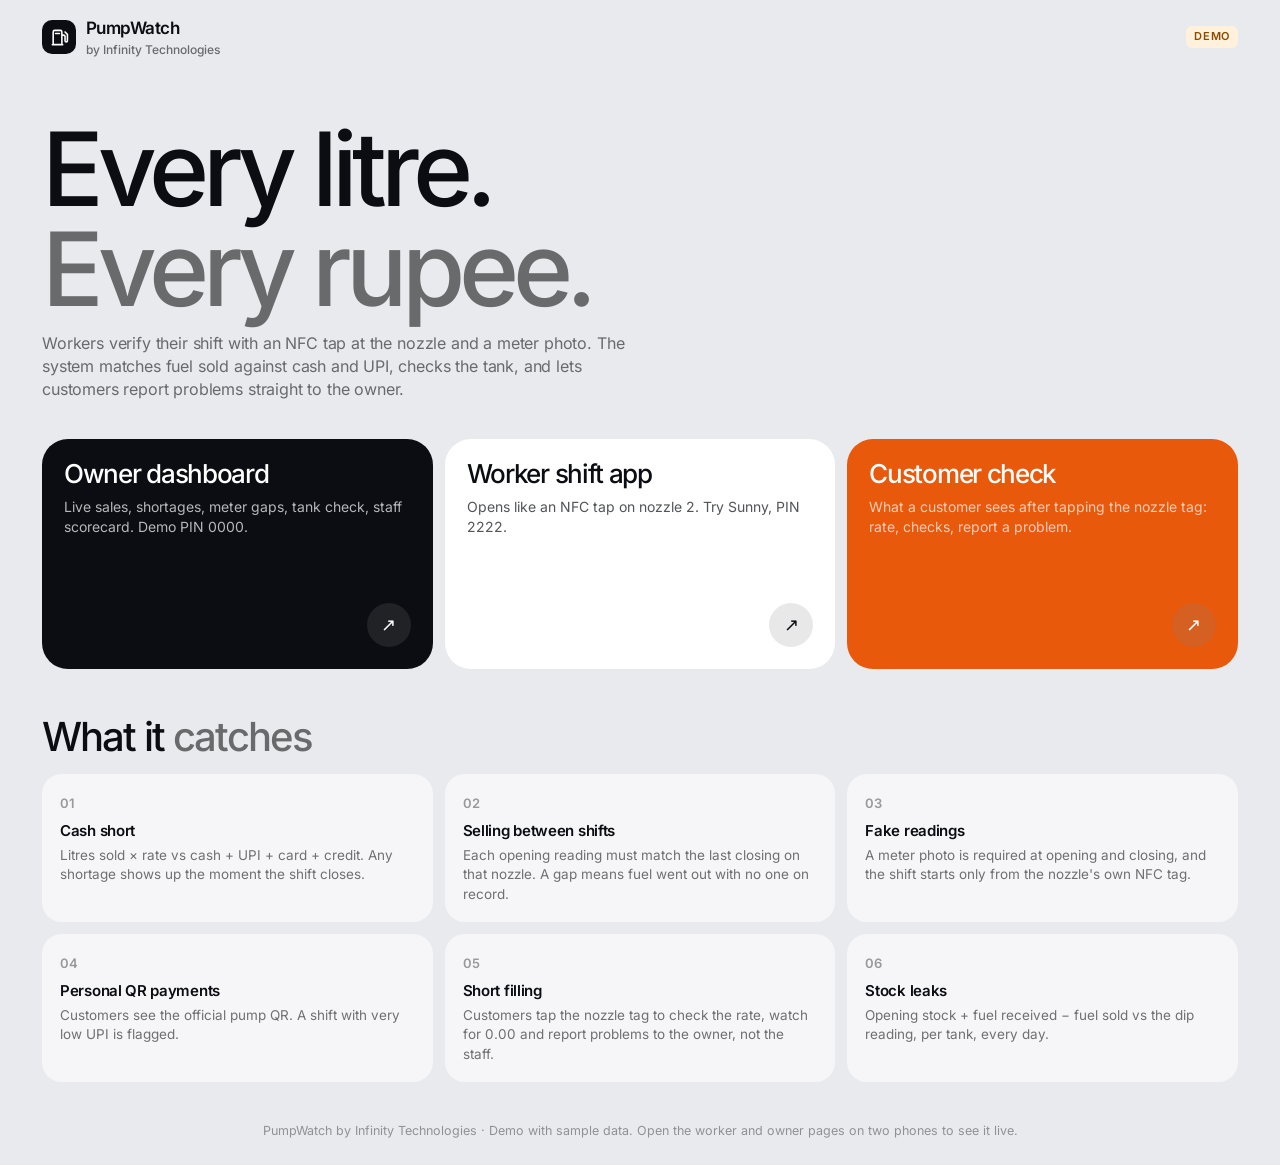
<file: pump/index.html>
<!DOCTYPE html>
<html lang="en">
<head>
<meta charset="utf-8">
<meta name="viewport" content="width=device-width, initial-scale=1, viewport-fit=cover">
<title>PumpWatch · Stop fuel and cash leaks</title>
<meta name="description" content="PumpWatch by Infinity Technologies: NFC-verified shifts, meter photos, cash vs fuel matching, customer reports and tank checks for petrol pumps.">
<meta name="theme-color" content="#e9eaee">
<link rel="stylesheet" href="pw.css">
<style>
  .hero{padding:5vh 0 10px}
  .roles{display:grid;grid-template-columns:repeat(3,1fr);gap:12px;margin-top:28px}
  .role{display:flex;flex-direction:column;justify-content:space-between;gap:30px;min-height:230px;padding:22px;border-radius:26px;background:#fff;transition:transform .4s var(--ease),box-shadow .4s var(--ease)}
  .role:hover{transform:translateY(-4px);box-shadow:0 24px 50px -30px rgba(20,20,40,.45)}
  .role.dark{background:var(--ink);color:#fff}
  .role.acc{background:var(--acc);color:#fff}
  .role b{font-size:26px;font-weight:500;letter-spacing:-.05em;line-height:1.02}
  .role p{margin-top:8px;font-size:14px;opacity:.7}
  .role span.ar{align-self:flex-end;width:44px;height:44px;border-radius:50%;display:grid;place-items:center;background:rgba(127,127,127,.18);font-size:18px}
  .how{display:grid;grid-template-columns:repeat(3,1fr);gap:12px;margin-top:16px}
  .how div{padding:18px;border-radius:20px;background:rgba(255,255,255,.6)}
  .how i{font-style:normal;font-size:13px;color:var(--faint);font-weight:600}
  .how b{display:block;margin-top:6px;font-weight:600;letter-spacing:-.02em}
  .how span{display:block;margin-top:4px;font-size:13.5px;color:var(--soft)}
  @media (max-width:860px){.roles,.how{grid-template-columns:1fr}.role{min-height:170px}}
</style>
</head>
<body>
<div class="wide">
  <div class="top"><div class="brand"><i><svg viewBox="0 0 24 24" fill="none" stroke="currentColor" stroke-width="2" stroke-linecap="round" stroke-linejoin="round"><path d="M4 21V5a2 2 0 0 1 2-2h7a2 2 0 0 1 2 2v16M3 21h13M15 9h2a2 2 0 0 1 2 2v5a1.5 1.5 0 0 0 3 0V8l-3-3M7 7h5"/></svg></i><div>PumpWatch<small>by Infinity Technologies</small></div></div><span class="demo">DEMO</span></div>
  <section class="hero">
    <h1 class="h1" style="font-size:clamp(42px,8vw,104px)">Every litre.<br><span class="soft">Every rupee.</span></h1>
    <p class="lead" style="max-width:620px">Workers verify their shift with an NFC tap at the nozzle and a meter photo. The system matches fuel sold against cash and UPI, checks the tank, and lets customers report problems straight to the owner.</p>
  </section>
  <div class="roles">
    <a class="role dark" href="owner.html"><div><b>Owner dashboard</b><p>Live sales, shortages, meter gaps, tank check, staff scorecard. Demo PIN 0000.</p></div><span class="ar">↗</span></a>
    <a class="role" href="worker.html?n=2&amp;k=p2m4"><div><b>Worker shift app</b><p>Opens like an NFC tap on nozzle 2. Try Sunny, PIN 2222.</p></div><span class="ar">↗</span></a>
    <a class="role acc" href="n.html?n=2&amp;k=p2m4"><div><b>Customer check</b><p>What a customer sees after tapping the nozzle tag: rate, checks, report a problem.</p></div><span class="ar">↗</span></a>
  </div>
  <h2 class="h2" style="margin-top:48px">What it <span class="soft">catches</span></h2>
  <div class="how">
    <div><i>01</i><b>Cash short</b><span>Litres sold × rate vs cash + UPI + card + credit. Any shortage shows up the moment the shift closes.</span></div>
    <div><i>02</i><b>Selling between shifts</b><span>Each opening reading must match the last closing on that nozzle. A gap means fuel went out with no one on record.</span></div>
    <div><i>03</i><b>Fake readings</b><span>A meter photo is required at opening and closing, and the shift starts only from the nozzle's own NFC tag.</span></div>
    <div><i>04</i><b>Personal QR payments</b><span>Customers see the official pump QR. A shift with very low UPI is flagged.</span></div>
    <div><i>05</i><b>Short filling</b><span>Customers tap the nozzle tag to check the rate, watch for 0.00 and report problems to the owner, not the staff.</span></div>
    <div><i>06</i><b>Stock leaks</b><span>Opening stock + fuel received − fuel sold vs the dip reading, per tank, every day.</span></div>
  </div>
  <p class="foot">PumpWatch by Infinity Technologies · Demo with sample data. Open the worker and owner pages on two phones to see it live.</p>
</div>
</body>
</html>
</file>
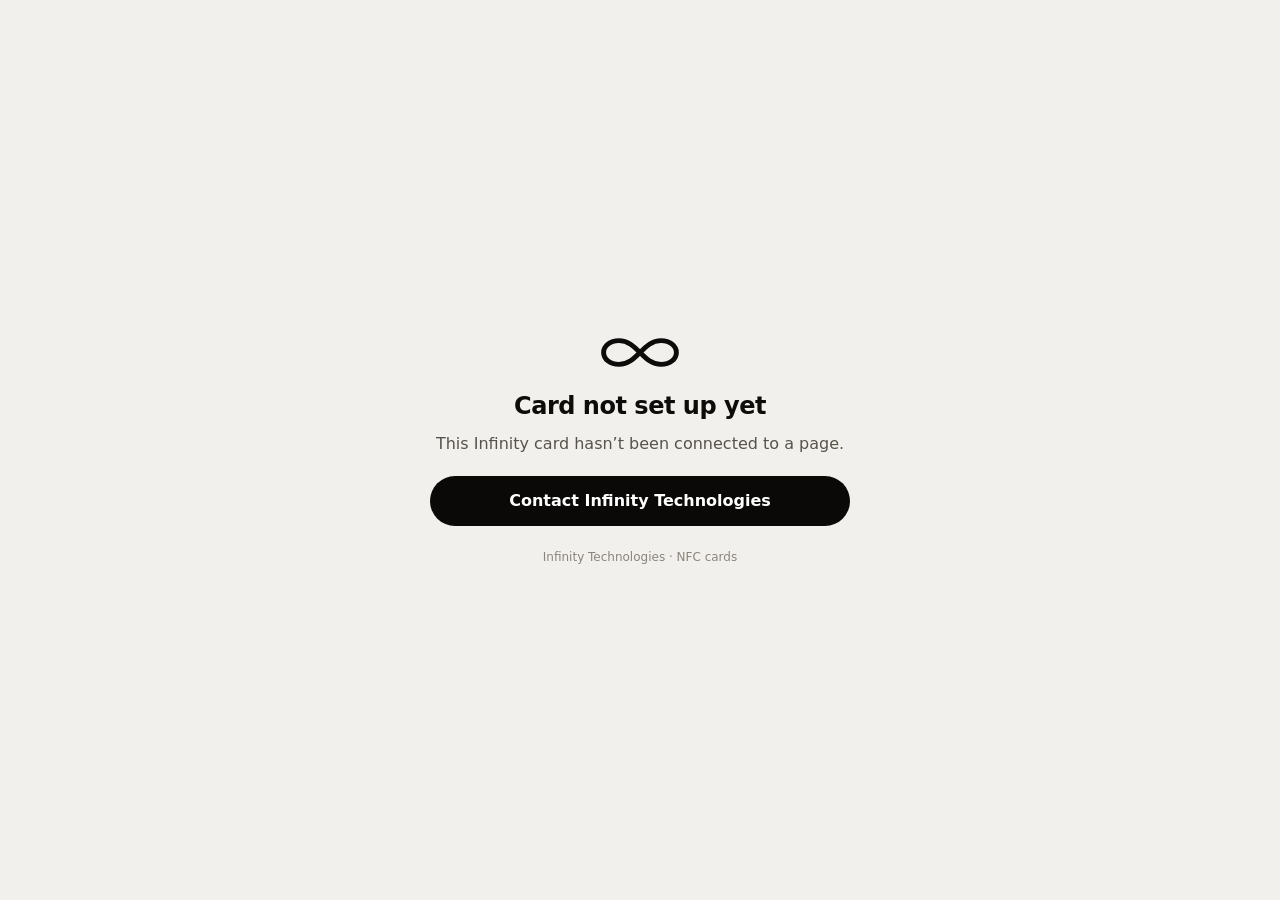
<file: r/index.html>
<!DOCTYPE html>
<html lang="en">
<head>
<meta charset="UTF-8">
<meta name="viewport" content="width=device-width, initial-scale=1, viewport-fit=cover">
<meta name="robots" content="noindex">
<title>Infinity</title>
<style>
  :root{--fg:#0d0c0b;--soft:#57534B;--gold:#C9982E;--paper:#f2f0ec}
  *{box-sizing:border-box}
  html,body{margin:0;height:100%}
  body{background:var(--paper);color:var(--fg);font:16px/1.5 system-ui,-apple-system,"Segoe UI",Roboto,Arial,sans-serif;display:flex;align-items:center;justify-content:center;padding:24px}
  main{width:min(420px,100%);text-align:center}
  .mark{width:84px;height:auto;color:var(--fg);margin:0 auto 18px;display:block}
  h1{font-size:24px;font-weight:600;letter-spacing:-.02em;margin:0 0 8px}
  p{margin:0 0 20px;color:var(--soft)}
  .btn{display:flex;align-items:center;justify-content:center;height:50px;border-radius:999px;background:#0a0908;color:#fff;text-decoration:none;font-weight:600;margin-top:10px}
  .btn.ghost{background:transparent;color:var(--fg);border:1px solid rgba(13,12,11,.2)}
  .spin{width:28px;height:28px;border-radius:50%;border:2.5px solid rgba(13,12,11,.15);border-top-color:var(--gold);margin:6px auto 14px;animation:s .8s linear infinite}
  @keyframes s{to{transform:rotate(360deg)}}
  small{display:block;margin-top:22px;color:#8a857a;font-size:12px}
  [hidden]{display:none!important}
</style>
</head>
<body>
<main>
  <svg class="mark" viewBox="0 0 120 50" aria-hidden="true"><path d="M60 25c-9-9-17-17-30-17C17 8 8 15.5 8 25s9 17 22 17c13 0 21-8 30-17zm0 0c9 9 17 17 30 17 13 0 22-7.5 22-17S103 8 90 8C77 8 69 16 60 25z" fill="none" stroke="currentColor" stroke-width="7"/></svg>

  <section id="loading"><div class="spin"></div><p>Opening…</p>
    <a class="btn ghost" id="manual" href="#" hidden>Tap here if the page doesn’t open</a>
    <noscript><p>Please turn on JavaScript, or ask the staff for the link.</p></noscript></section>

  <section id="paused" hidden>
    <h1 id="ptitle">This card is paused</h1>
    <p id="pmsg">The Infinity service for this card is not active right now.</p>
    <p style="font-size:14px;margin-bottom:6px">Are you the business owner? Renew to switch it back on instantly.</p>
    <a class="btn" id="renew" href="#">Renew on WhatsApp</a>
  </section>

  <section id="missing" hidden>
    <h1>Card not set up yet</h1>
    <p>This Infinity card hasn’t been connected to a page.</p>
    <a class="btn" id="help" href="#">Contact Infinity Technologies</a>
  </section>

  <section id="offline" hidden>
    <h1>Couldn’t open the page</h1>
    <p>Please check your internet connection and try again.</p>
    <a class="btn" href="" onclick="location.reload();return false;">Try again</a>
  </section>

  <small>Infinity Technologies · NFC cards</small>
</main>

<script>
/* Infinity card redirect.
   Every NFC card and printed QR points here with its own ID (…/r/?id=INF001).
   The ID is looked up in a Google Sheet that only Infinity can edit:
     id | client | link | paid_until | status | notes
   The card opens `link` while status isn't STOP and today is on or before paid_until.
   Only the matching row is requested from the sheet, so one client's link is never
   sent to another client's customers. */
(function(){
  "use strict";
  var SHEET_ID = "187FXpdjYSo07KQHyHzlV_dDx0vn3CSeSftE1duSZDQ0"; // the "Infinity NFC Cards" Google Sheet
  var SHEET_TAB = "";             // tab name; empty means the first tab
  var WHATSAPP = "919815803736";  // where renewals go

  // Fallback cards, used only when the sheet has no row for the ID or can't be reached.
  // A row in the sheet always wins, so setting a card to STOP there still pauses it.
  var LOCAL = {
    "ELGIN":  {link:"https://growwithinfinity.github.io/elgin/", paid_until:"", status:"ACTIVE"},
    "ELGINREV": {link:"https://search.google.com/local/writereview?placeid=ChIJ09GkG3plGTkRKpNOLT6RNLA", paid_until:"", status:"ACTIVE"},
    "WAFFLEREV": {link:"https://www.google.com/search?q=Waffle+Castle+Amritsar+C+Block+C-74+Ranjit+Avenue+reviews", paid_until:"", status:"ACTIVE"},
    "MNPREV": {link:"https://search.google.com/local/writereview?placeid=ChIJ4ep7wYi75zsRacT4_QVjuGs", paid_until:"2027-11-03", status:"ACTIVE"},
    "STAMPDEMO": {link:"https://growwithinfinity.github.io/stamp-demo/", paid_until:"", status:"ACTIVE"},
    "RHINOREV": {link:"https://search.google.com/local/writereview?placeid=ChIJLXd2lVNlGTkRjNjUSr21v54", paid_until:"", status:"ACTIVE"},
    "RHINO": {link:"https://growwithinfinity.github.io/rhino/", paid_until:"", status:"ACTIVE"},
    "RHINOIG": {link:"https://www.instagram.com/rhinosgym.amritsar/", paid_until:"", status:"ACTIVE"},
    "RHINOWEB": {link:"https://growwithinfinity.github.io/rhino/", paid_until:"", status:"PAUSED", note:"This is paused because the payment is not done yet. It will be switched on as soon as the payment is done."},
    "RHINOMENU": {link:"https://growwithinfinity.github.io/rhino/menu.html", paid_until:"", status:"PAUSED", note:"This is paused because the payment is not done yet. It will be switched on as soon as the payment is done."},
    "COVEREV": {link:"https://www.google.com/search?q=Cove+Cafe+Godrej+Hill+Khadakpada+Kalyan+reviews", paid_until:"", status:"ACTIVE"},
    "VXONREV": {link:"https://www.google.com/search?q=VXON+By+Brando9+Kalyan+West+reviews", paid_until:"", status:"ACTIVE"},
    "REVDEMO": {link:"https://growwithinfinity.github.io/review-demo/", paid_until:"", status:"ACTIVE"},
    "GRAINREV": {link:"https://search.google.com/local/writereview?placeid=ChIJZ1DInKFlGTkRkBKDXG9Mh7E", paid_until:"", status:"ACTIVE"},
    "DEMO":   {link:"https://www.google.com/", paid_until:"2099-12-31", status:"ACTIVE"},
    "DEMOX":  {link:"https://www.google.com/", paid_until:"2020-01-01", status:"ACTIVE"},
    "DEMOS":  {link:"https://www.google.com/", paid_until:"2099-12-31", status:"STOP"}
  };

  var id = (new URLSearchParams(location.search).get("id") || "").trim().toUpperCase();
  function $(x){ return document.getElementById(x); }
  function show(name){
    ["loading","paused","missing","offline"].forEach(function(s){ $(s).hidden = s !== name; });
  }
  function wa(text){ return "https://wa.me/" + WHATSAPP + "?text=" + encodeURIComponent(text); }
  $("renew").href = wa("Hi Infinity Technologies, I want to renew my NFC card subscription. Card ID: " + (id || "unknown"));
  $("help").href = wa("Hi Infinity Technologies, my NFC card isn't set up. Card ID: " + (id || "unknown"));

  // Accepts 2026-10-31, 31/10/2026, 31-10-2026, or the Date(2026,9,31) form the sheet API returns.
  function parseDate(v){
    if (v == null || v === "") return null;
    var s = String(v).trim(), m;
    if ((m = s.match(/^Date\((\d+),(\d+),(\d+)/))) return new Date(+m[1], +m[2], +m[3]);
    if ((m = s.match(/^(\d{4})-(\d{1,2})-(\d{1,2})/))) return new Date(+m[1], +m[2]-1, +m[3]);
    if ((m = s.match(/^(\d{1,2})[\/\-.](\d{1,2})[\/\-.](\d{4})/))) return new Date(+m[3], +m[2]-1, +m[1]);
    return null;
  }
  function decide(card){
    if (!card || !card.link) { show("missing"); return; }
    var status = String(card.status || "ACTIVE").trim().toUpperCase();
    var until = parseDate(card.paid_until);
    var today = new Date(); today.setHours(0,0,0,0);
    var paid = !until || today <= until;              // no date means no expiry
    if (status === "STOP" || status === "PAUSED" || !paid) { if (card.note) { $("ptitle").textContent = "Paused for now"; $("pmsg").textContent = String(card.note); } show("paused"); return; }
    var link = String(card.link).trim();
    if (!/^https?:\/\//i.test(link) && !/^upi:/i.test(link)) link = "https://" + link;
    var m = $("manual"); m.href = link;
    setTimeout(function(){ m.hidden = false; }, 2500);
    location.replace(link);
  }

  if (!id) { show("missing"); return; }
  if (!SHEET_ID) { decide(LOCAL[id]); return; }
  function fallback(){ if (LOCAL[id]) decide(LOCAL[id]); else show("offline"); }

  // Ask the sheet for this one row. The response arrives as a script calling infinityCard().
  var done = false;
  window.infinityCard = function(resp){
    if (done) return;
    done = true;
    try {
      if (!resp || resp.status === "error" || !resp.table) { fallback(); return; }
      var cols = resp.table.cols.map(function(c){ return String(c.label || c.id || "").trim().toLowerCase().replace(/\s+/g,"_"); });
      var row = resp.table.rows[0];
      if (!row) { decide(LOCAL[id]); return; }
      var card = {};
      cols.forEach(function(name, i){ var c = row.c[i]; card[name] = c ? (c.v != null ? c.v : c.f) : ""; });
      decide(card);
    } catch (e) { fallback(); }
  };
  var q = "select * where upper(A) = '" + id.replace(/'/g, "") + "' limit 1";
  var s = document.createElement("script");
  s.src = "https://docs.google.com/spreadsheets/d/" + encodeURIComponent(SHEET_ID) +
          "/gviz/tq?headers=1" + (SHEET_TAB ? "&sheet=" + encodeURIComponent(SHEET_TAB) : "") +
          "&tq=" + encodeURIComponent(q) + "&tqx=responseHandler:infinityCard";
  s.onerror = function(){ if (!done) { done = true; fallback(); } };
  document.head.appendChild(s);
  setTimeout(function(){ if (!done) { done = true; fallback(); } }, LOCAL[id] ? 2500 : 8000);
})();
</script>
</body>
</html>
</file>
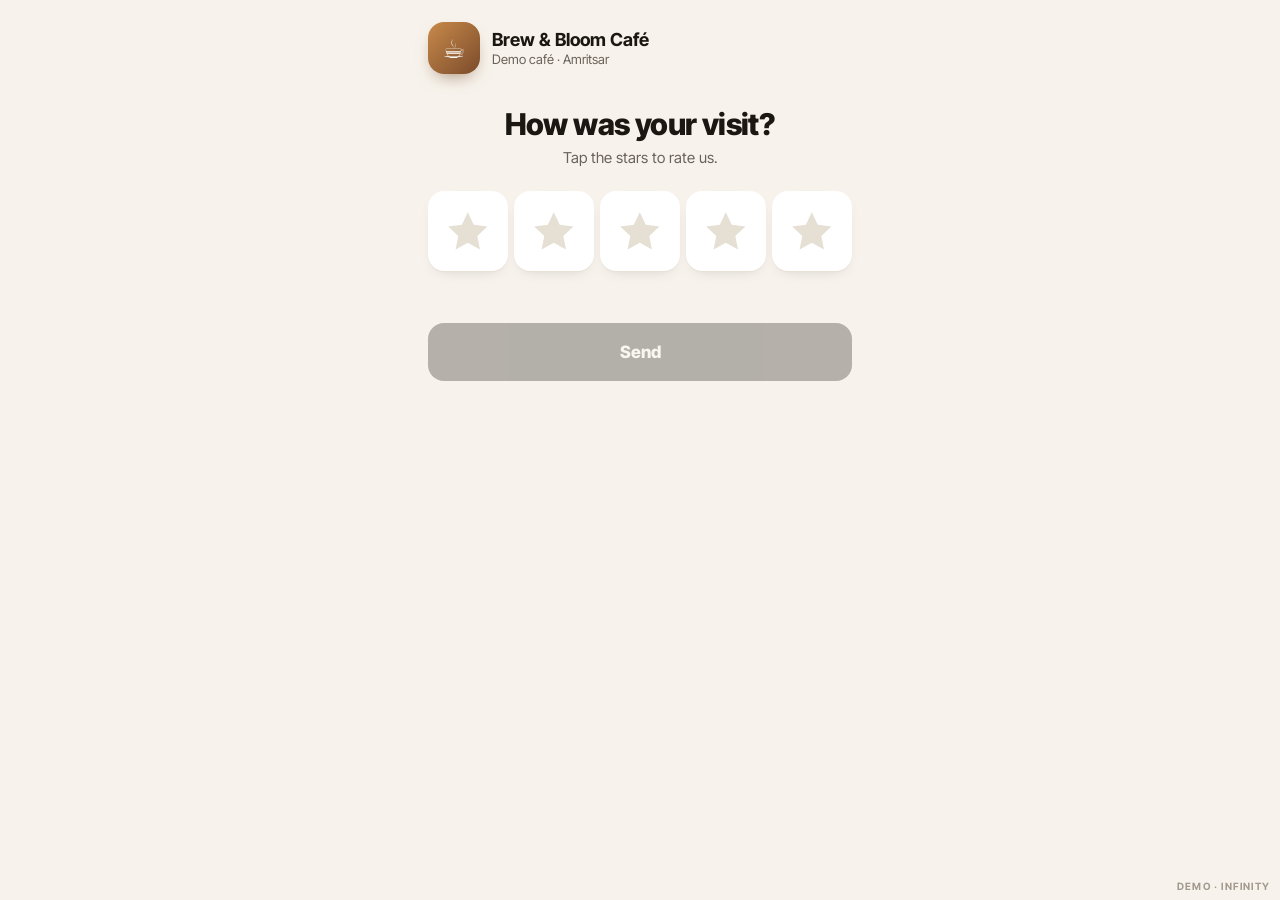
<file: review-demo/index.html>
<!DOCTYPE html>
<html lang="en">
<head>
<meta charset="UTF-8">
<meta name="viewport" content="width=device-width, initial-scale=1, viewport-fit=cover">
<title>Rate your visit</title>
<meta name="robots" content="noindex">
<meta name="theme-color" content="#f7f3ec">
<link rel="preconnect" href="https://fonts.googleapis.com"><link rel="preconnect" href="https://fonts.gstatic.com" crossorigin>
<link href="https://fonts.googleapis.com/css2?family=Inter+Tight:wght@400;500;600;700;800&display=swap" rel="stylesheet">
<style>
  :root{--ink:#1b1712;--soft:#6a6259;--faint:#a39a8f;--bg:#f7f3ec;--card:#fff;--line:#e8e1d6;--brand:#7a4b2a;--brand2:#c98a4b;--star:#f5b301;--wa:#25d366}
  *{box-sizing:border-box;margin:0;padding:0}
  [hidden]{display:none!important}
  html,body{background:var(--bg)}
  body{font-family:"Inter Tight",system-ui,-apple-system,"Segoe UI",Roboto,Arial,sans-serif;color:var(--ink);-webkit-font-smoothing:antialiased;min-height:100svh}
  .app{width:min(460px,100%);margin:0 auto;padding:max(22px,env(safe-area-inset-top)) 18px calc(30px + env(safe-area-inset-bottom))}
  .brand{display:flex;align-items:center;gap:12px}
  .lg{width:52px;height:52px;border-radius:16px;background:linear-gradient(135deg,var(--brand2),var(--brand));display:grid;place-items:center;color:#fff;font-size:26px;box-shadow:0 8px 18px -8px rgba(122,75,42,.7)}
  .brand b{display:block;font-size:18px}
  .brand span{display:block;font-size:13px;color:var(--soft);margin-top:1px}
  .scr{margin-top:34px;animation:in .35s ease}
  @keyframes in{from{opacity:0;transform:translateY(12px)}to{opacity:1;transform:none}}
  h1{font-size:30px;line-height:1.08;letter-spacing:-.02em;font-weight:800;text-align:center}
  .lead{margin-top:8px;font-size:15px;color:var(--soft);text-align:center}
  .stars{margin-top:24px;display:flex;justify-content:space-between;gap:6px}
  .stars button{flex:1;aspect-ratio:1;border:0;background:var(--card);border-radius:16px;box-shadow:0 1px 0 var(--line),0 6px 16px -10px rgba(0,0,0,.25);cursor:pointer;display:grid;place-items:center;transition:transform .15s}
  .stars button:active{transform:scale(.92)}
  .stars svg{width:62%;height:62%;fill:#e6dfd3;transition:fill .15s,transform .2s}
  .stars button.on svg{fill:var(--star);transform:scale(1.08)}
  .mood{margin-top:14px;text-align:center;font-size:17px;font-weight:700;min-height:22px}
  textarea{margin-top:16px;width:100%;min-height:110px;border:1.5px solid var(--line);border-radius:16px;padding:13px;font:inherit;font-size:16px;line-height:1.45;resize:vertical;background:#fffdf9;color:var(--ink);animation:in .3s ease}
  textarea:focus{outline:2px solid var(--brand2);border-color:transparent}
  .btn{margin-top:16px;width:100%;min-height:58px;border:0;border-radius:16px;font:inherit;font-size:17px;font-weight:800;cursor:pointer;background:var(--ink);color:#fff;transition:opacity .2s}
  .btn:disabled{opacity:.3;cursor:default}
  .alt{margin-top:14px;text-align:center;font-size:13px;color:var(--faint)}
  .alt a{color:var(--faint)}
  .done{text-align:center;padding-top:20px}
  .done .big{font-size:64px}
  .done h1{margin-top:10px}
  .extras{margin-top:24px;display:grid;gap:10px;text-align:left}
  .xb{display:flex;align-items:center;gap:12px;background:#fff;border:1.5px solid var(--line);border-radius:16px;padding:13px 14px;text-decoration:none;color:var(--ink);font:inherit;cursor:pointer;width:100%;text-align:left}
  .xb span{flex:none;width:40px;height:40px;border-radius:12px;background:var(--bg);display:grid;place-items:center;font-size:21px}
  .xb b{display:block;font-size:15px}
  .xb small{display:block;font-size:12.5px;color:var(--soft);margin-top:2px}
  .xb.gift{border:2px solid var(--wa);background:#f1fdf5}
  .toast{position:fixed;left:50%;top:18px;transform:translate(-50%,-20px);opacity:0;background:var(--ink);color:#fff;font-size:14px;font-weight:700;padding:10px 16px;border-radius:30px;transition:all .3s;z-index:60;white-space:nowrap}
  .toast.on{opacity:1;transform:translate(-50%,0)}
  .badge{position:fixed;right:10px;bottom:8px;font-size:10px;font-weight:700;letter-spacing:.12em;color:var(--faint)}
</style>
</head>
<body>
<svg width="0" height="0" style="position:absolute"><defs><symbol id="st" viewBox="0 0 24 24"><path d="M12 2.5l2.9 6.1 6.6.8-4.9 4.6 1.3 6.6L12 17.3l-5.9 3.3 1.3-6.6-4.9-4.6 6.6-.8z"/></symbol></defs></svg>

<main class="app">
  <div class="brand"><div class="lg">☕</div><div><b id="bName"></b><span id="bArea"></span></div></div>

  <section class="scr" id="s1">
    <h1>How was your visit?</h1>
    <p class="lead">Tap the stars to rate us.</p>
    <div class="stars" id="stars"></div>
    <div class="mood" id="mood"></div>
    <textarea id="txt" placeholder="What could we do better?" hidden></textarea>
    <button class="btn" id="send" type="button" disabled>Send</button>
    <p class="alt" id="alt" hidden><a href="#" id="toG">Post on Google instead</a></p>
  </section>

  <section class="scr done" id="s3" hidden>
    <div class="big" id="tEmoji">🙏</div>
    <h1 id="tHead">Thank you!</h1>
    <p class="lead" id="tText"></p>
    <div class="extras">
      <a class="xb gift" id="xCoupon" target="_blank" rel="noopener"><span>🎁</span><div><b id="xCouponT">Get 10% OFF next visit</b><small>Coupon comes on WhatsApp</small></div></a>
      <a class="xb" id="xStamp" href="../stamp-demo/"><span>☕</span><div><b>Start your stamp card</b><small>5 visits = 1 free coffee</small></div></a>
      <button class="xb" id="xSave" type="button"><span>📇</span><div><b>Save our number</b><small>See daily specials on Status</small></div></button>
    </div>
  </section>
</main>
<div class="toast" id="toast"></div>
<div class="badge">DEMO · INFINITY</div>

<script>
/* ===== business settings ===== */
const BIZ={
  name:"Brew & Bloom Café", area:"Demo café · Amritsar",
  whatsapp:"917986404564",   // owner's WhatsApp: 1–2 star feedback goes here
  phone:"+917986404564",
  google:"https://www.google.com/search?q=Brew+and+Bloom+Cafe",   // the café's Google write-review link
  lowUpTo:2                  // 1★ and 2★ go to the owner; 3★–5★ go to Google
};
/* ============================== */
/* real-flow test: ?real opens Grain by Elgin's actual Google review page */
if(new URLSearchParams(location.search).has("real")){ BIZ.name="Grain by Elgin"; BIZ.area="Live Google test · Amritsar"; BIZ.google="https://search.google.com/local/writereview?placeid=ChIJZ1DInKFlGTkRkBKDXG9Mh7E"; }

const $=id=>document.getElementById(id); let stars=0;
document.title=`Rate your visit – ${BIZ.name}`; $("bName").textContent=BIZ.name; $("bArea").textContent=BIZ.area;
const MOODS=["","Very bad 😞","Not good 😕","Okay 😐","Good 😊","Loved it! 🤩"];
$("stars").innerHTML=[1,2,3,4,5].map(n=>`<button type="button" aria-label="${n} star"><svg><use href="#st"/></svg></button>`).join("");
$("stars").querySelectorAll("button").forEach((b,i)=>b.addEventListener("click",()=>{
  stars=i+1; $("stars").querySelectorAll("button").forEach((x,j)=>x.classList.toggle("on",j<stars));
  $("mood").textContent=MOODS[stars]; const low=stars<=BIZ.lowUpTo;
  $("txt").hidden=!low; $("alt").hidden=!low; $("send").disabled=false;
  if(low) setTimeout(()=>$("txt").focus(),150);
}));

function toast(m){ $("toast").textContent=m; $("toast").classList.add("on"); setTimeout(()=>$("toast").classList.remove("on"),1800); }
function toGoogle(){ thanks(true); location.href=BIZ.google; }
function toOwner(){
  const v=$("txt").value.trim();
  const msg=`${"⭐".repeat(stars)} (${stars}/5) feedback for ${BIZ.name}:\n${v||"(no details)"}`;
  window.open(`https://wa.me/${BIZ.whatsapp}?text=${encodeURIComponent(msg)}`,"_blank");
  thanks(false);
}
$("send").addEventListener("click",()=>stars<=BIZ.lowUpTo?toOwner():toGoogle());
$("toG").addEventListener("click",e=>{ e.preventDefault(); toGoogle(); });

function thanks(g){ $("s1").hidden=true; $("s3").hidden=false;
  $("tEmoji").textContent=g?"🎉":"🙏"; $("tHead").textContent=g?"Thank you so much!":"Thanks for telling us";
  $("tText").textContent=g?"Your review helps other people find us.":"The owner will personally look into it.";
  $("xCouponT").textContent=g?"Get 10% OFF next visit":"Get a coupon for next time";
  $("xCoupon").href=`https://wa.me/${BIZ.whatsapp}?text=${encodeURIComponent(`Hi ${BIZ.name}! Please send my coupon for my next visit 😊`)}`;
  $("xSave").onclick=()=>{ const vcf=`BEGIN:VCARD\nVERSION:3.0\nFN:${BIZ.name}\nORG:${BIZ.name}\nTEL;TYPE=CELL:${BIZ.phone}\nEND:VCARD\n`;
    const a=document.createElement("a"); a.href=URL.createObjectURL(new Blob([vcf],{type:"text/vcard"})); a.download=BIZ.name.replace(/[^\w ]/g,"")+".vcf"; document.body.appendChild(a); a.click(); a.remove(); toast("Tap the file to save the contact"); };
}
</script>
</body>
</html>
</file>
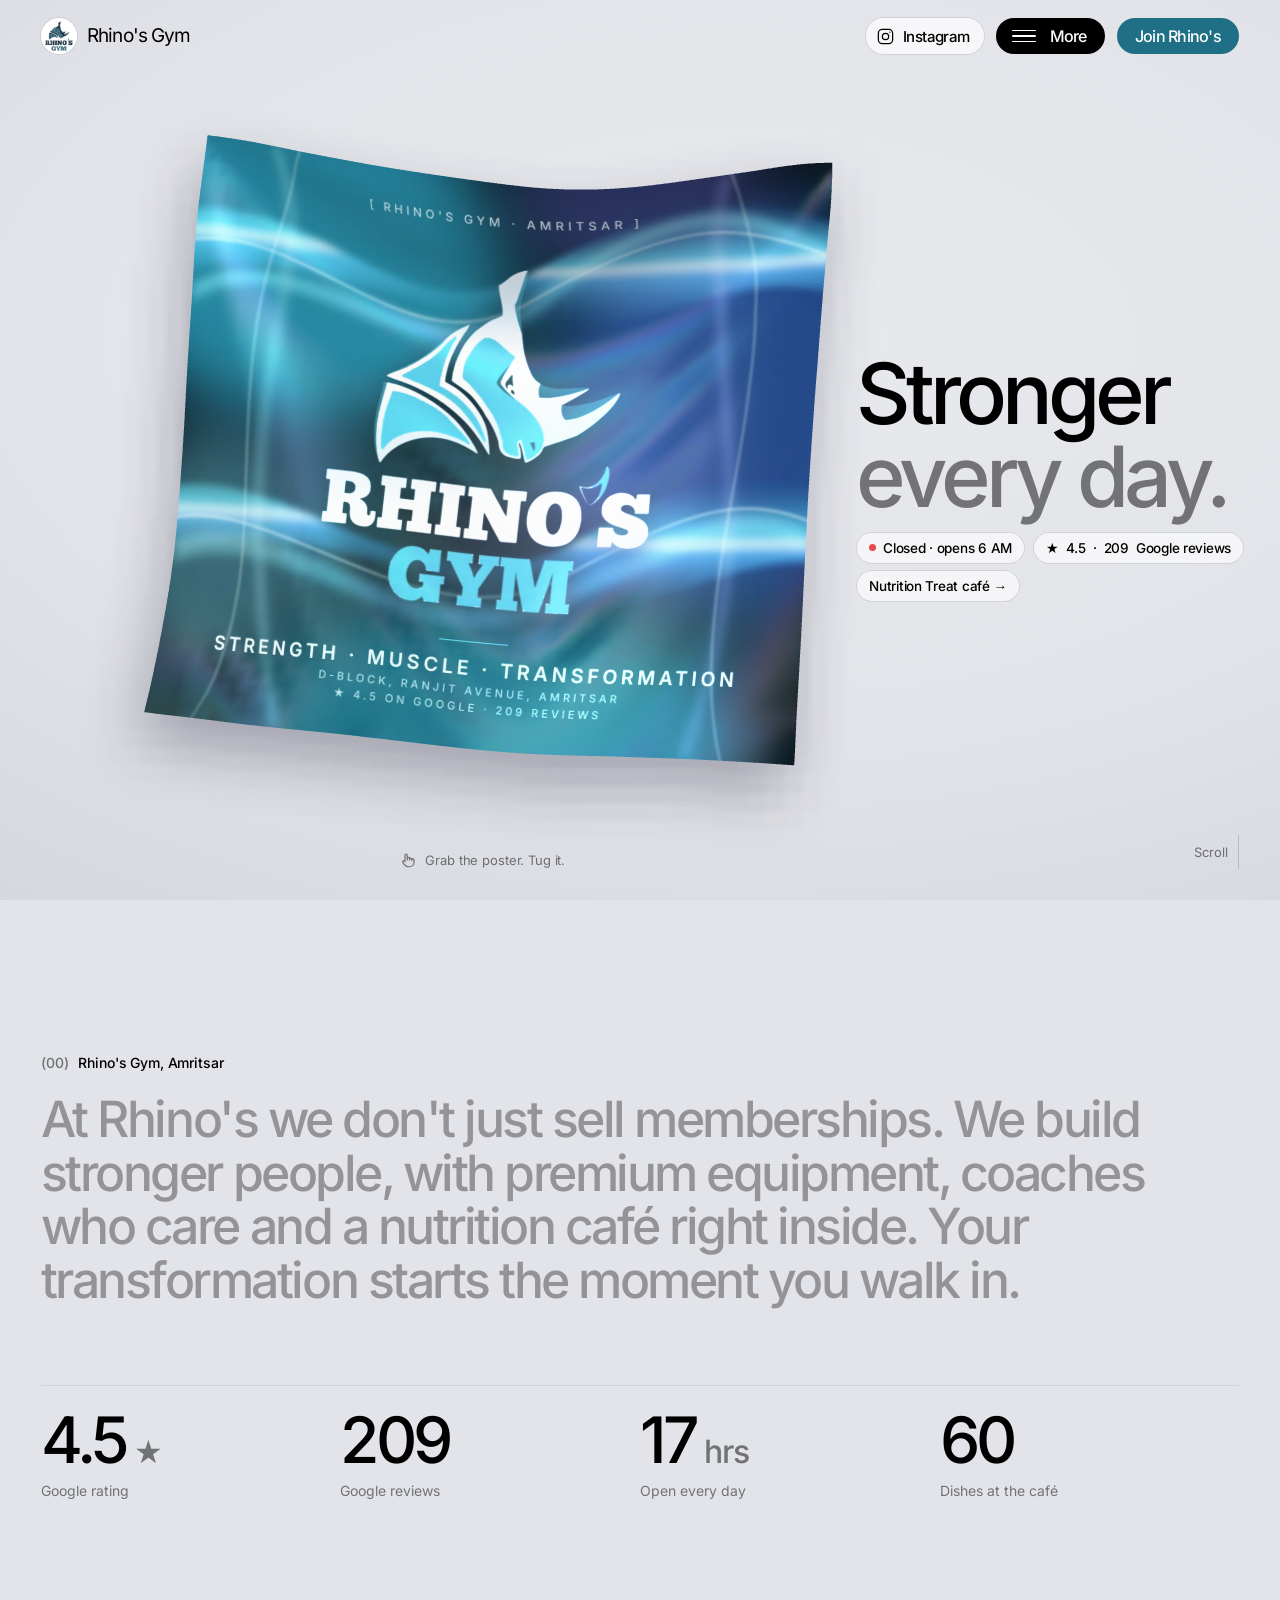
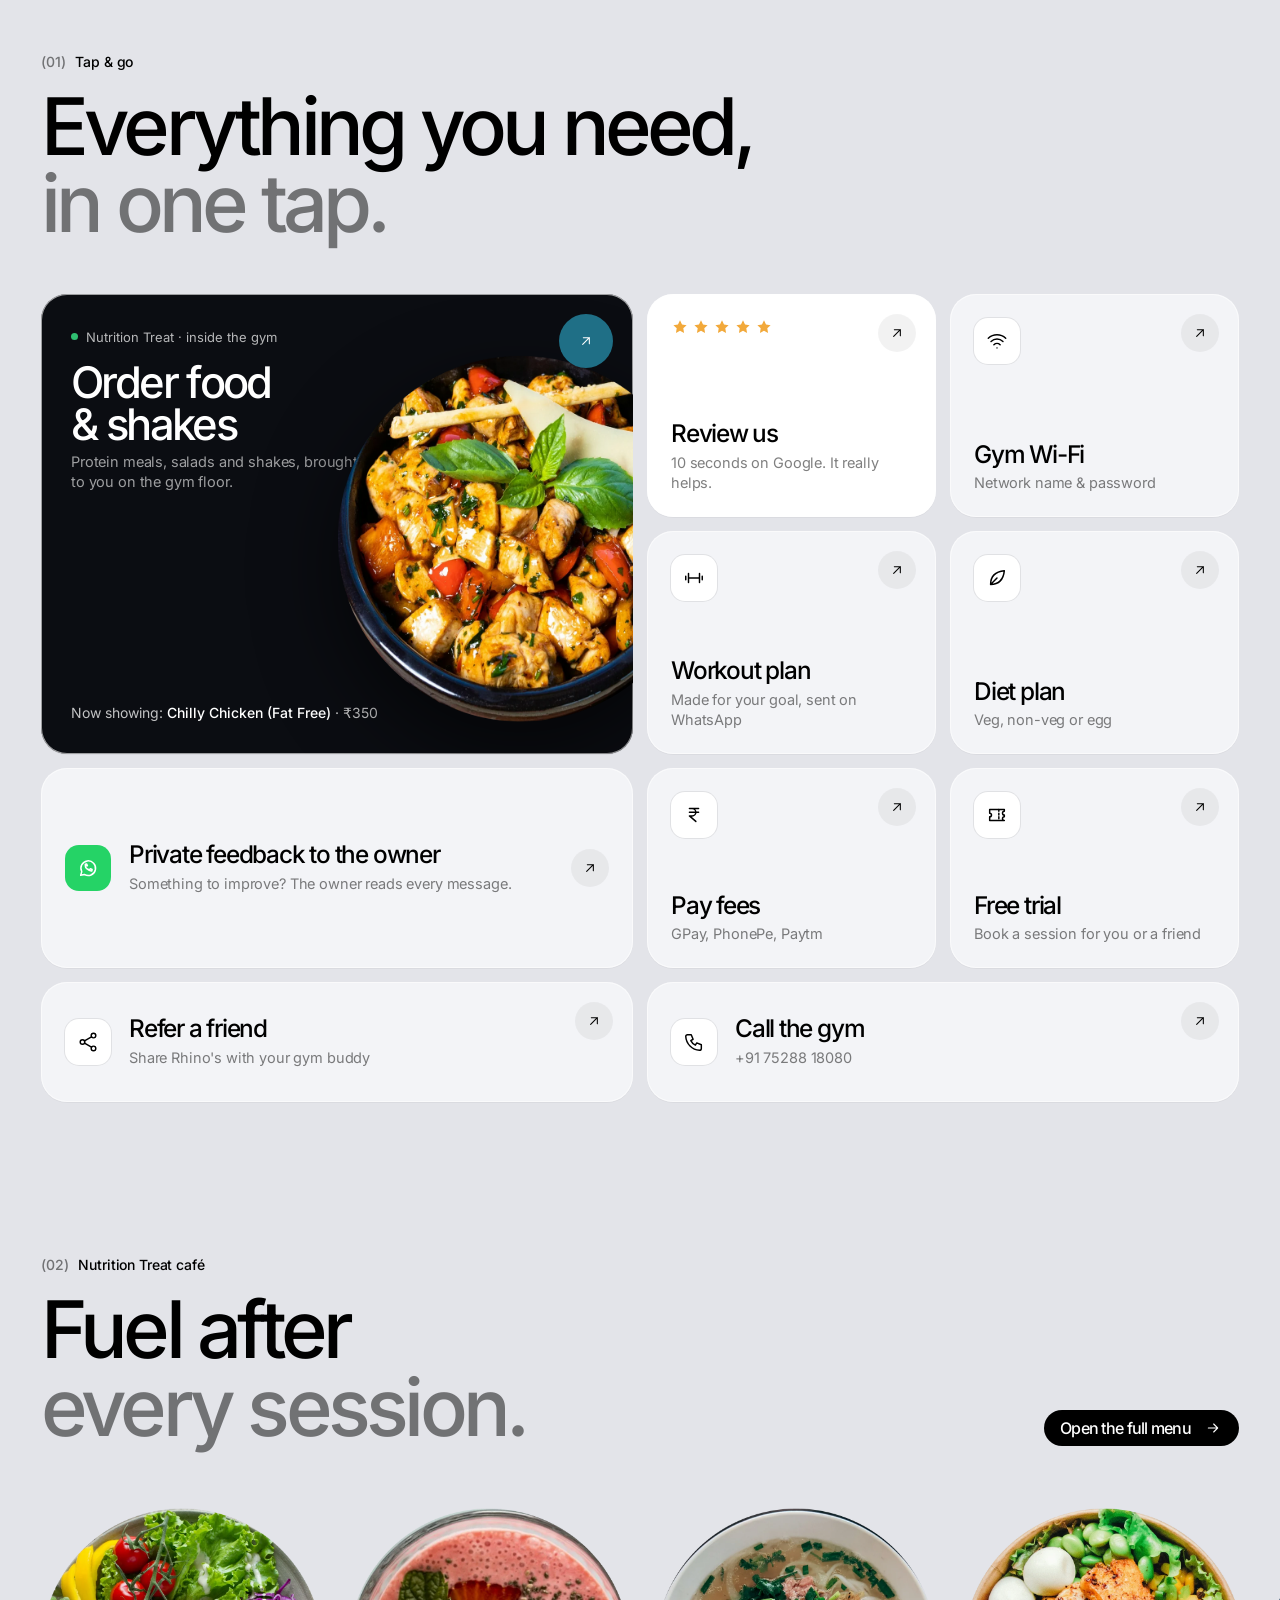
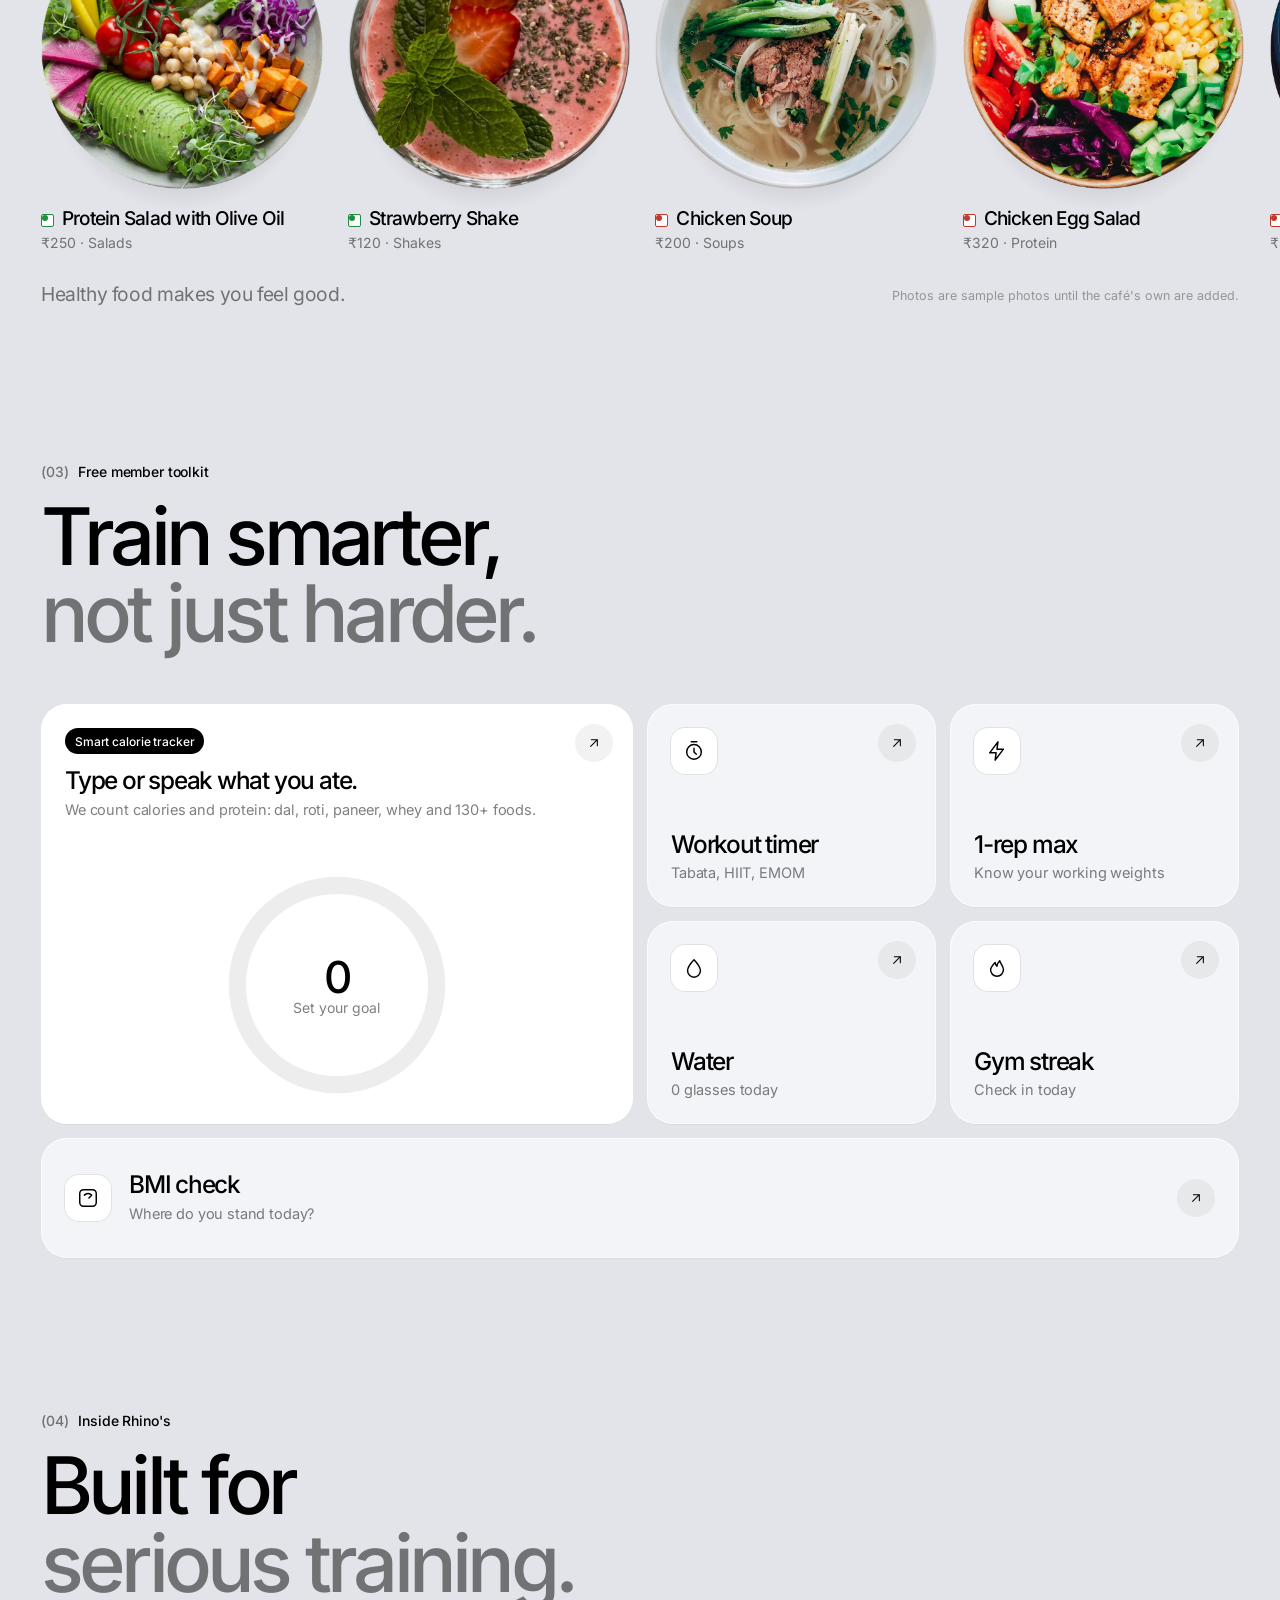
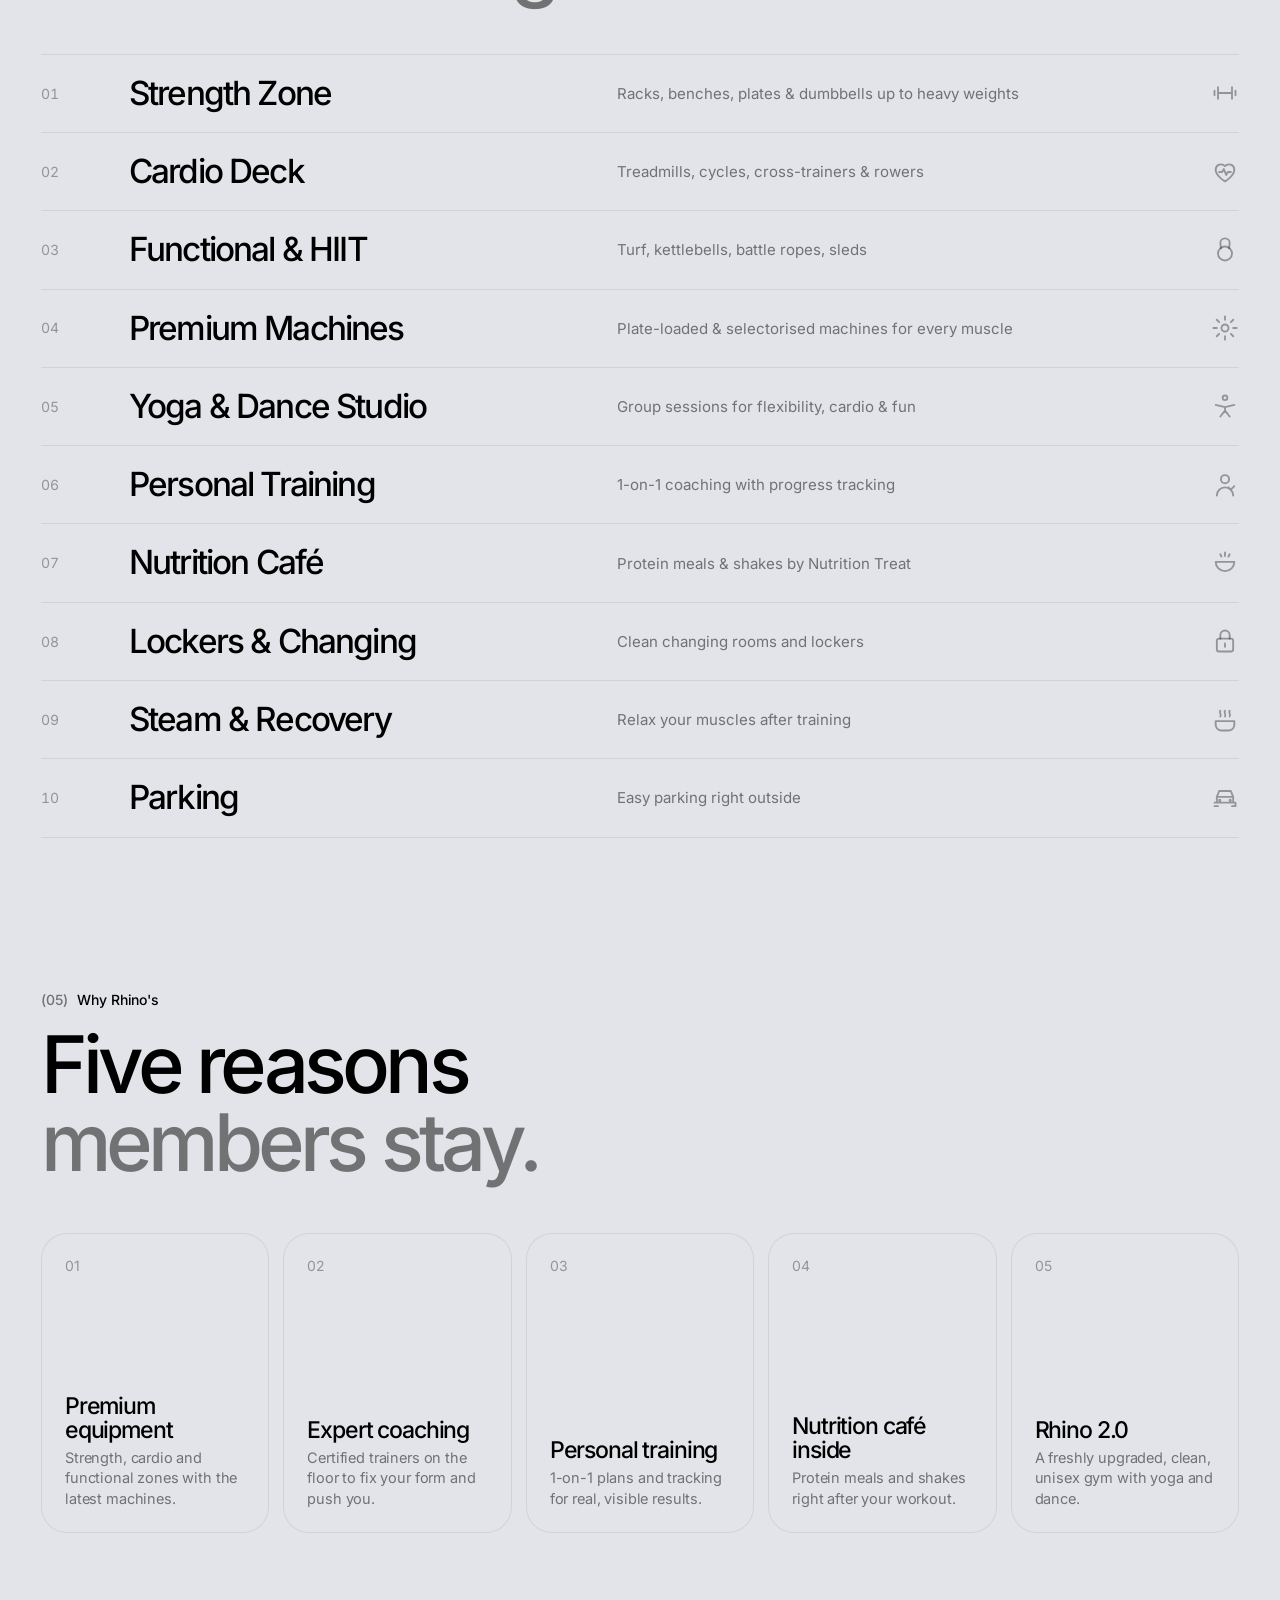
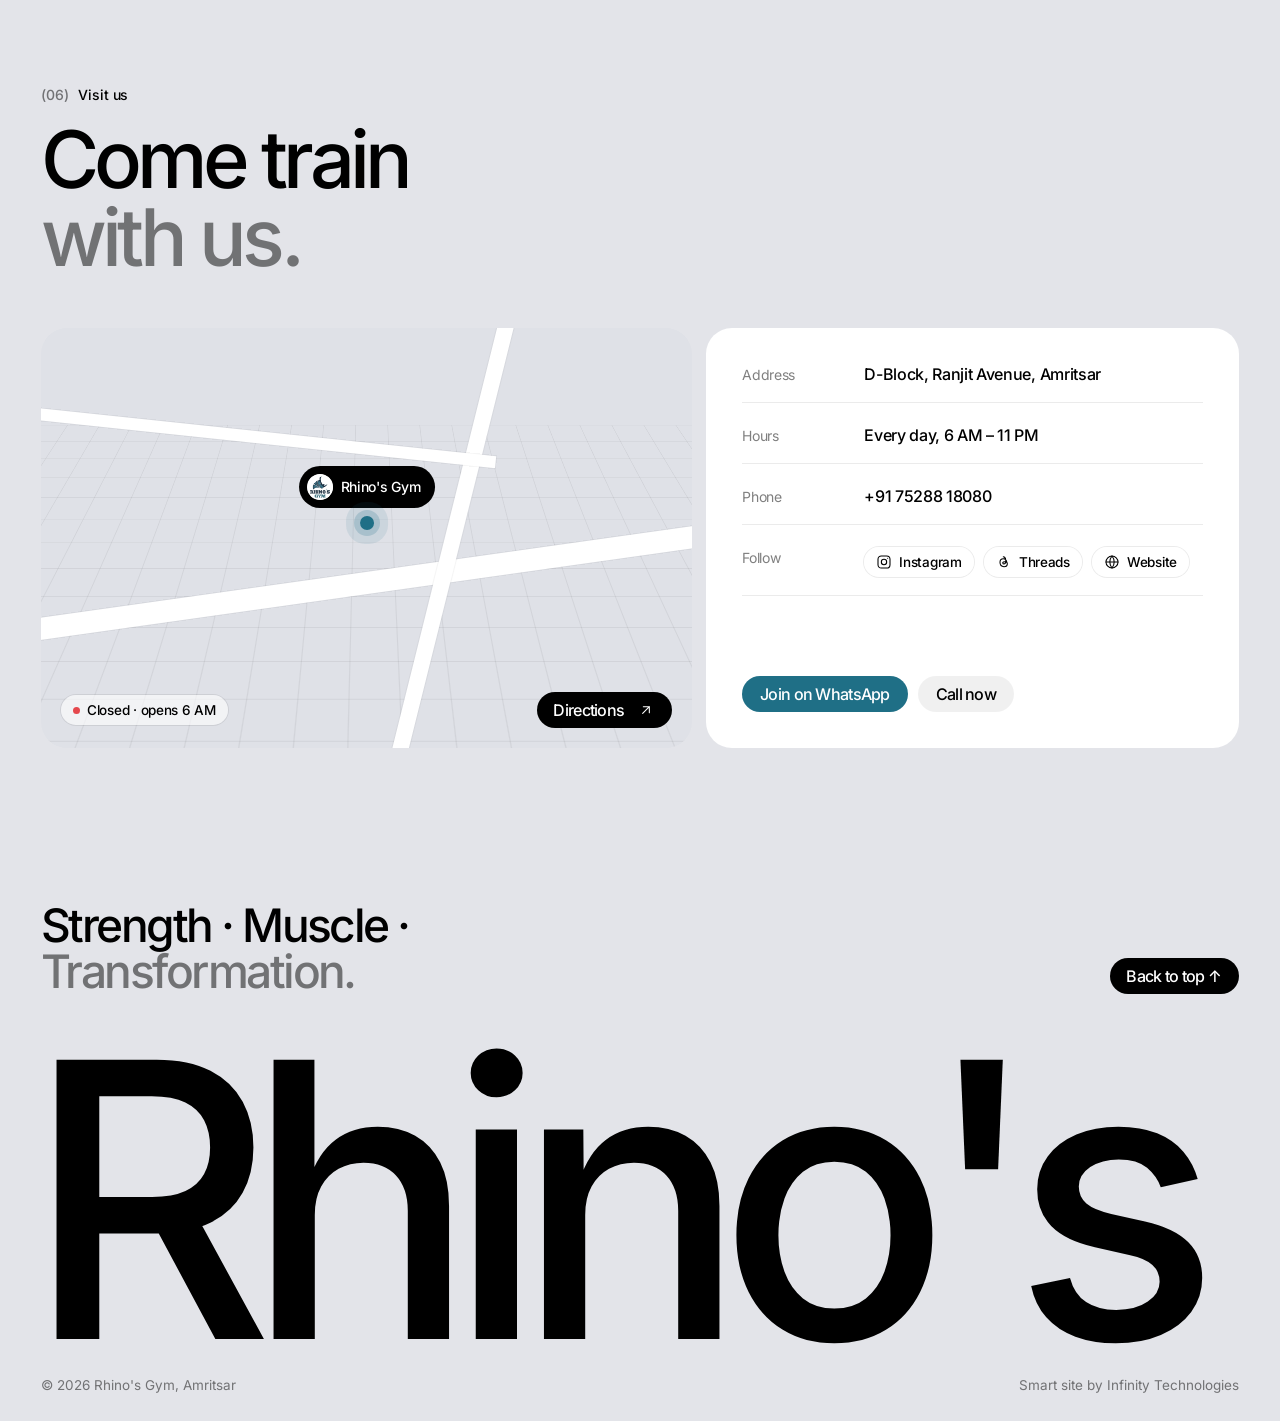
<file: rhino/index.html>
<!DOCTYPE html>
<html lang="en">
<head>
<meta charset="utf-8">
<meta name="viewport" content="width=device-width, initial-scale=1, viewport-fit=cover">
<title>Rhino's Gym — Strength · Muscle · Transformation</title>
<meta name="description" content="Rhino's Gym, D-Block, Ranjit Avenue, Amritsar. Train harder, grow stronger. Order from the Nutrition Treat café, track calories, get your plan.">
<meta name="theme-color" content="#e3e4e9">
<link rel="icon" href="img/logo.png">
<link rel="preload" href="site/poster.jpg" as="image">
<link rel="preload" href="site/inter-500.woff2" as="font" type="font/woff2" crossorigin>
<link rel="stylesheet" href="site/main.css?v=20261126c">
<link rel="stylesheet" href="site/tools.css?v=20261126c">
<script>window.RhinoPoster=new Promise(function(res,rej){var i=new Image();i.decoding="async";i.onload=function(){res(i)};i.onerror=rej;i.src="site/poster.jpg";});</script>
</head>
<body>
<svg width="0" height="0" style="position:absolute" aria-hidden="true">
  <symbol id="i-ne" viewBox="0 0 24 24"><path d="M7 17 17 7M8 7h9v9"/></symbol>
  <symbol id="i-arrow" viewBox="0 0 24 24"><path d="M5 12h14M13 6l6 6-6 6"/></symbol>
  <symbol id="i-food" viewBox="0 0 24 24"><path d="M4 11h16a8 8 0 0 1-16 0ZM12 3v3M8 4.5l1 2M16 4.5l-1 2"/></symbol>
  <symbol id="i-star" viewBox="0 0 24 24"><path d="m12 3 2.7 5.6 6.1.9-4.4 4.3 1 6.1L12 17l-5.4 2.9 1-6.1L3.2 9.5l6.1-.9Z"/></symbol>
  <symbol id="i-wifi" viewBox="0 0 24 24"><path d="M8.6 16a5 5 0 0 1 6.8 0M5.5 12.5a9.5 9.5 0 0 1 13 0M2.5 9a14 14 0 0 1 19 0M12 19.5h.01"/></symbol>
  <symbol id="i-dumb" viewBox="0 0 24 24"><path d="M3 10v4M6 7v10M18 7v10M21 10v4M6 12h12"/></symbol>
  <symbol id="i-leaf" viewBox="0 0 24 24"><path d="M5 19C5 10 10 5 20 4c-1 10-6 15-15 15ZM5 19l7-7"/></symbol>
  <symbol id="i-wa" viewBox="0 0 24 24"><path d="M4 20l1.2-4A8 8 0 1 1 8 19Z"/><path d="M9 9.5c.3 2.3 2.2 4.2 4.5 4.5l1.2-1.2 1.8.8-.3 1.6c-3.7.4-7.6-3.4-7.2-7.2l1.6-.3.8 1.8Z"/></symbol>
  <symbol id="i-rupee" viewBox="0 0 24 24"><path d="M7 5h10M7 9h10M7 5h3a4 4 0 0 1 0 8H7l7 6"/></symbol>
  <symbol id="i-ticket" viewBox="0 0 24 24"><path d="M4 8V6h16v2a2 2 0 0 0 0 4v2a2 2 0 0 0 0 4v0H4v-4a2 2 0 0 0 0-4Z"/><path d="M14 6v12" stroke-dasharray="2 2"/></symbol>
  <symbol id="i-share" viewBox="0 0 24 24"><circle cx="18" cy="5" r="2.5"/><circle cx="6" cy="12" r="2.5"/><circle cx="18" cy="19" r="2.5"/><path d="m8.2 10.8 7.6-4.4M8.2 13.2l7.6 4.4"/></symbol>
  <symbol id="i-call" viewBox="0 0 24 24"><path d="M5 4h4l2 5-2.5 1.5a11 11 0 0 0 5 5L15 13l5 2v4a2 2 0 0 1-2 2A16 16 0 0 1 3 6a2 2 0 0 1 2-2"/></symbol>
  <symbol id="i-pin" viewBox="0 0 24 24"><path d="M12 21s-7-6.2-7-11.5a7 7 0 0 1 14 0C19 14.8 12 21 12 21Z"/><circle cx="12" cy="9.5" r="2.5"/></symbol>
  <symbol id="i-fire" viewBox="0 0 24 24"><path d="M12 21a7 7 0 0 0 7-7c0-4-3-6-4-10-2 2-3 4-3 6-1-1-2-2-2-4-2 2-5 5-5 8a7 7 0 0 0 7 7Z"/></symbol>
  <symbol id="i-timer" viewBox="0 0 24 24"><circle cx="12" cy="13" r="8"/><path d="M12 9v4l2.5 2.5M9 2h6"/></symbol>
  <symbol id="i-bolt" viewBox="0 0 24 24"><path d="M13 2 4 14h7l-1 8 9-12h-7Z"/></symbol>
  <symbol id="i-drop" viewBox="0 0 24 24"><path d="M12 3s7 7.3 7 12a7 7 0 0 1-14 0c0-4.7 7-12 7-12Z"/></symbol>
  <symbol id="i-scale" viewBox="0 0 24 24"><rect x="3" y="3" width="18" height="18" rx="4"/><path d="M8 9a5 5 0 0 1 8 0l-3 3"/></symbol>
  <symbol id="i-heart" viewBox="0 0 24 24"><path d="M12 20s-8-4.6-8-10.2A4.6 4.6 0 0 1 12 7a4.6 4.6 0 0 1 8 2.8C20 15.4 12 20 12 20Z"/><path d="M7 12h2.5l1.5-2.5 2 5 1.5-2.5H17"/></symbol>
  <symbol id="i-kb" viewBox="0 0 24 24"><circle cx="12" cy="15" r="6"/><path d="M8.5 10.5 8 6a4 4 0 0 1 8 0l-.5 4.5"/></symbol>
  <symbol id="i-gear" viewBox="0 0 24 24"><circle cx="12" cy="12" r="3"/><path d="M12 2v3M12 19v3M2 12h3M19 12h3M4.9 4.9 7 7M17 17l2.1 2.1M4.9 19.1 7 17M17 7l2.1-2.1"/></symbol>
  <symbol id="i-yoga" viewBox="0 0 24 24"><circle cx="12" cy="5" r="2"/><path d="M4 11l8 2 8-2M12 13v3l-4 5M12 16l4 5"/></symbol>
  <symbol id="i-coach" viewBox="0 0 24 24"><circle cx="12" cy="7" r="3.5"/><path d="M5 21a7 7 0 0 1 14 0M15 14l2 2 3-3"/></symbol>
  <symbol id="i-lock" viewBox="0 0 24 24"><rect x="5" y="10" width="14" height="11" rx="2"/><path d="M8 10V7a4 4 0 0 1 8 0v3M12 14v3"/></symbol>
  <symbol id="i-steam" viewBox="0 0 24 24"><path d="M8 4c-1.5 2 1.5 3 0 5M12 4c-1.5 2 1.5 3 0 5M16 4c-1.5 2 1.5 3 0 5M4 13h16v3a5 5 0 0 1-5 5H9a5 5 0 0 1-5-5Z"/></symbol>
  <symbol id="i-car" viewBox="0 0 24 24"><path d="M5 16V11l2-5h10l2 5v5M3 16h18v3h-3M6 19H3M5 11h14"/><circle cx="7.5" cy="14" r=".6"/><circle cx="16.5" cy="14" r=".6"/></symbol>
  <symbol id="i-ig" viewBox="0 0 24 24"><rect x="3" y="3" width="18" height="18" rx="5"/><circle cx="12" cy="12" r="4"/><path d="M17.5 6.5h.01"/></symbol>
  <symbol id="i-snap" viewBox="0 0 24 24"><path d="M12 3c3 0 5 2.2 5 5.2v2.3l1.6-.5c.6-.2 1 .6.4 1l-1.9 1.1c.6 1.9 2 3.2 3.6 3.6-.4.8-1.6 1.1-2.6 1.2-.3.6-.2 1.3-.7 1.3-.8 0-1.6-.4-2.6.1-.9.5-1.6 1.2-2.8 1.2s-1.9-.7-2.8-1.2c-1-.5-1.8-.1-2.6-.1-.5 0-.4-.7-.7-1.3-1-.1-2.2-.4-2.6-1.2 1.6-.4 3-1.7 3.6-3.6L4.4 11c-.6-.4-.2-1.2.4-1L7 10.5V8.2C7 5.2 9 3 12 3Z"/></symbol>
  <symbol id="i-th"viewBox="0 0 24 24"><path d="M16 11c-1-3-3-4-5-4-3 0-5 2-5 5.5S8 19 12 19c3 0 5-2 5-4.5 0-3-4-3.5-6-2.5-1.5.8-1 3 1 3 3 0 3-4 2.5-6.5C14 5 12 4 11 4"/></symbol>
  <symbol id="i-globe" viewBox="0 0 24 24"><circle cx="12" cy="12" r="9"/><path d="M3 12h18M12 3a14 14 0 0 1 0 18M12 3a14 14 0 0 0 0 18"/></symbol>
  <symbol id="i-chev" viewBox="0 0 24 24"><path d="m9 6 6 6-6 6"/></symbol>
  <symbol id="i-x" viewBox="0 0 24 24"><path d="M6 6l12 12M18 6 6 18"/></symbol>
</svg>

<section class="hero" id="hero" aria-label="Rhino's Gym">
  <canvas class="hero__cloth" id="cloth" role="img" tabindex="-1" aria-label="A holographic Rhino's Gym poster hanging from two pins, showing the Rhino's Gym logo above the words Strength, Muscle, Transformation. Grab it and tug it around."></canvas>
  <img class="hero__still" id="still" alt="" decoding="async" src="site/poster.jpg">
  <header class="nav">
    <a class="nav__logo" href="#hero"><img src="img/logo.png" alt="">Rhino's Gym</a>
    <div class="nav__actions">
      <a class="soc-btn soc-ig" data-soc="instagram" href="https://www.instagram.com/rhinosgym.amritsar/" target="_blank" rel="noopener" aria-label="Follow Rhino's Gym on Instagram" title="Follow on Instagram"><svg class="ic"><use href="#i-ig"/></svg><span>Instagram</span></a>
      <button class="pill pill--menu" id="menuBtn" type="button" aria-haspopup="true" aria-expanded="false" aria-controls="menu"><span class="burger" aria-hidden="true"><i></i><i></i><i></i></span>More</button>
      <a class="pill pill--start" id="joinTop" href="#visit">Join Rhino's</a>
    </div>
  </header>
  <h1 class="hero__title"><span>Stronger</span><span class="soft">every day.</span></h1>
  <div class="hero__meta">
    <span class="chip"><i class="dot" id="oDot"></i><span id="oTxt">Open daily</span></span>
    <a class="chip" id="gChip" target="_blank" rel="noopener">★ <span id="gRate"></span> · <span id="gRev"></span> Google reviews</a>
    <a class="chip" href="menu.html" id="cafeChip" data-f="order">Nutrition Treat café →</a>
  </div>
  <div class="hint" aria-hidden="true"><svg class="ic" viewBox="0 0 24 24"><path d="M8 13V5.5a1.5 1.5 0 0 1 3 0V12M11 11.5V10a1.5 1.5 0 0 1 3 0v2M14 11a1.5 1.5 0 0 1 3 0v1.5M17 12a1.5 1.5 0 0 1 3 0v3a6 6 0 0 1-6 6h-1.5a6 6 0 0 1-4.6-2.2L5 15.4a1.6 1.6 0 0 1 2.4-2L8 14"/></svg>Grab the poster. Tug it.</div>
  <div class="scrollcue" aria-hidden="true">Scroll<i></i></div>
</section>

<nav class="menu" id="menu" aria-label="Site menu" aria-hidden="true">
  <div class="menu__top">
    <a class="nav__logo" href="#hero" data-close-menu><img src="img/logo.png" alt="">Rhino's Gym</a>
    <button class="pill pill--menu" type="button" id="menuClose" aria-label="Close menu"><svg class="ic" viewBox="0 0 24 24" style="width:18px;height:18px"><use href="#i-x"/></svg>Close</button>
  </div>
  <div class="menu__links">
    <a href="#tap" data-close-menu><small>01</small>Tap &amp; go</a>
    <a href="menu.html" data-f="order"><small>02</small>Nutrition Treat café</a>
    <a href="#toolkit" data-close-menu data-f="toolkit"><small>03</small>Member toolkit</a>
    <a href="#facilities" data-close-menu data-f="facilities"><small>04</small>Inside Rhino's</a>
    <a href="#why" data-close-menu data-f="why"><small>05</small>Why Rhino's</a>
    <a href="#visit" data-close-menu><small>06</small>Visit us</a>
  </div>
  <div class="menu__foot">
    <span id="mArea"></span>
    <div class="row"><a class="pill pill--ghost" data-soc="instagram" href="https://www.instagram.com/rhinosgym.amritsar/" target="_blank" rel="noopener">Instagram</a><a class="pill pill--ghost" id="mCall">Call</a><a class="pill pill--start" id="mWa" target="_blank" rel="noopener">WhatsApp</a></div>
  </div>
</nav>

<main>
  <section class="wrap state" id="about">
    <div class="eyebrow rv">(00) <b>Rhino's Gym, Amritsar</b></div>
    <p class="rv" id="mani" style="margin-top:22px">At Rhino's we don't just sell memberships. We build stronger people, with premium equipment, coaches who care and a nutrition café right inside. Your transformation starts the moment you walk in.</p>
    <div class="stats rvs">
      <div class="stat"><b><span data-count="rate">0</span><small> ★</small></b><span>Google rating</span></div>
      <div class="stat"><b><span data-count="rev">0</span></b><span>Google reviews</span></div>
      <div class="stat"><b><span data-count="hrs">0</span><small> hrs</small></b><span>Open every day</span></div>
      <div class="stat" data-f="order"><b><span data-count="menu">0</span></b><span>Dishes at the café</span></div>
    </div>
  </section>

  <section class="wrap sec" id="tap">
    <div class="eyebrow rv">(01) <b>Tap &amp; go</b></div>
    <h2 class="h2 rv">Everything you need,<br><span class="soft">in one tap.</span></h2>
    <div class="bento rvs">
      <a class="card c-order" id="orderLink" href="menu.html" data-f="order">
        <div><span class="tag"><i class="dot"></i>Nutrition Treat · inside the gym</span>
          <p class="t" style="margin-top:16px">Order food<br>&amp; shakes</p><p class="d">Protein meals, salads and shakes, brought to you on the gym floor.</p></div>
        <div class="plates" id="plates" aria-hidden="true"></div>
        <p class="now" id="plateNow"></p>
        <span class="ar"><svg class="ic"><use href="#i-ne"/></svg></span>
      </a>
      <a class="card c-review" href="review.html" data-review target="_blank" rel="noopener" data-f="review">
        <span class="ar"><svg class="ic"><use href="#i-ne"/></svg></span>
        <div class="stars" aria-hidden="true"><svg><use href="#i-star"/></svg><svg><use href="#i-star"/></svg><svg><use href="#i-star"/></svg><svg><use href="#i-star"/></svg><svg><use href="#i-star"/></svg></div>
        <div><p class="t">Review us</p><p class="d">10 seconds on Google. It really helps.</p></div>
      </a>
      <button class="card" data-sheet="wifiSh" data-f="wifi" type="button">
        <span class="ar"><svg class="ic"><use href="#i-ne"/></svg></span>
        <span class="icn"><svg class="ic"><use href="#i-wifi"/></svg></span>
        <div><p class="t">Gym Wi-Fi</p><p class="d">Network name &amp; password</p></div>
      </button>
      <button class="card" data-sheet="workSh" data-f="plans" type="button">
        <span class="ar"><svg class="ic"><use href="#i-ne"/></svg></span>
        <span class="icn"><svg class="ic"><use href="#i-dumb"/></svg></span>
        <div><p class="t">Workout plan</p><p class="d">Made for your goal, sent on WhatsApp</p></div>
      </button>
      <button class="card" data-sheet="dietSh" data-f="plans" type="button">
        <span class="ar"><svg class="ic"><use href="#i-ne"/></svg></span>
        <span class="icn"><svg class="ic"><use href="#i-leaf"/></svg></span>
        <div><p class="t">Diet plan</p><p class="d">Veg, non-veg or egg</p></div>
      </button>
      <button class="card c-wide c-wa" data-sheet="fbSh" data-f="feedback" type="button">
        <span class="icn"><svg class="ic"><use href="#i-wa"/></svg></span>
        <div><p class="t">Private feedback to the owner</p><p class="d">Something to improve? The owner reads every message.</p></div>
        <span class="ar" style="position:static"><svg class="ic"><use href="#i-ne"/></svg></span>
      </button>
      <button class="card" data-sheet="paySh" data-f="members" type="button">
        <span class="ar"><svg class="ic"><use href="#i-ne"/></svg></span>
        <span class="icn"><svg class="ic"><use href="#i-rupee"/></svg></span>
        <div><p class="t">Pay fees</p><p class="d">GPay, PhonePe, Paytm</p></div>
      </button>
      <button class="card" data-sheet="trialSh" data-f="members" type="button">
        <span class="ar"><svg class="ic"><use href="#i-ne"/></svg></span>
        <span class="icn"><svg class="ic"><use href="#i-ticket"/></svg></span>
        <div><p class="t">Free trial</p><p class="d">Book a session for you or a friend</p></div>
      </button>
      <button class="card c-wide" id="shareBtn" data-f="members" type="button">
        <span class="ar"><svg class="ic"><use href="#i-ne"/></svg></span>
        <span class="icn"><svg class="ic"><use href="#i-share"/></svg></span>
        <div><p class="t">Refer a friend</p><p class="d">Share Rhino's with your gym buddy</p></div>
      </button>
      <a class="card c-wide" id="callLink" data-f="members">
        <span class="ar"><svg class="ic"><use href="#i-ne"/></svg></span>
        <span class="icn"><svg class="ic"><use href="#i-call"/></svg></span>
        <div><p class="t">Call the gym</p><p class="d" id="callNo"></p></div>
      </a>
    </div>
  </section>

  <section class="wrap sec" id="cafe" data-f="order">
    <div class="head">
      <div><div class="eyebrow rv">(02) <b>Nutrition Treat café</b></div>
        <h2 class="h2 rv">Fuel after<br><span class="soft">every session.</span></h2></div>
      <a class="pill pill--menu rv" href="menu.html" id="menuLink2">Open the full menu <svg class="ic" style="width:16px;height:16px"><use href="#i-arrow"/></svg></a>
    </div>
    <div class="rail" id="rail"></div>
    <div class="rail-foot"><span class="lead" style="margin:0" id="cafeLine"></span><small>Photos are sample photos until the café's own are added.</small></div>
  </section>

  <section class="wrap sec" id="toolkit" data-f="toolkit">
    <div class="eyebrow rv">(03) <b>Free member toolkit</b></div>
    <h2 class="h2 rv">Train smarter,<br><span class="soft">not just harder.</span></h2>
    <div class="kit rvs">
      <button class="card k-cal" data-tool="cal" type="button">
        <span class="ar"><svg class="ic"><use href="#i-ne"/></svg></span>
        <div><span class="badge">Smart calorie tracker</span><p class="t" style="margin-top:14px">Type or speak what you ate.</p><p class="d">We count calories and protein: dal, roti, paneer, whey and 130+ foods.</p></div>
        <div class="ring2"><svg viewBox="0 0 120 120"><circle class="rb2" cx="60" cy="60" r="52"/><circle class="rf2" id="kRing2" cx="60" cy="60" r="52"/></svg><div><span><b id="kNum">0</b><span id="kCal">Set your goal</span></span></div></div>
      </button>
      <button class="card" data-tool="timer" type="button"><span class="ar"><svg class="ic"><use href="#i-ne"/></svg></span><span class="icn"><svg class="ic"><use href="#i-timer"/></svg></span><div><p class="t">Workout timer</p><p class="d">Tabata, HIIT, EMOM</p></div></button>
      <button class="card" data-tool="orm" type="button"><span class="ar"><svg class="ic"><use href="#i-ne"/></svg></span><span class="icn"><svg class="ic"><use href="#i-bolt"/></svg></span><div><p class="t">1-rep max</p><p class="d">Know your working weights</p></div></button>
      <button class="card" data-tool="water" type="button"><span class="ar"><svg class="ic"><use href="#i-ne"/></svg></span><span class="icn"><svg class="ic"><use href="#i-drop"/></svg></span><div><p class="t">Water</p><p class="d" id="kWat">0 glasses today</p></div></button>
      <button class="card" data-tool="streak" type="button"><span class="ar"><svg class="ic"><use href="#i-ne"/></svg></span><span class="icn"><svg class="ic"><use href="#i-fire"/></svg></span><div><p class="t">Gym streak</p><p class="d" id="kStk">Check in today</p></div></button>
      <button class="card k-wide" data-sheet="bmiSh" type="button"><span class="icn"><svg class="ic"><use href="#i-scale"/></svg></span><div><p class="t">BMI check</p><p class="d">Where do you stand today?</p></div><span class="ar" style="position:static"><svg class="ic"><use href="#i-ne"/></svg></span></button>
    </div>
  </section>

  <section class="wrap sec" id="facilities" data-f="facilities">
    <div class="eyebrow rv">(04) <b>Inside Rhino's</b></div>
    <h2 class="h2 rv">Built for<br><span class="soft">serious training.</span></h2>
    <div class="fac rvs" id="fac"></div>
  </section>

  <section class="wrap sec" id="why" data-f="why">
    <div class="eyebrow rv">(05) <b>Why Rhino's</b></div>
    <h2 class="h2 rv">Five reasons<br><span class="soft">members stay.</span></h2>
    <div class="why rvs">
      <div class="card"><span class="num">01</span><div><p class="t">Premium equipment</p><p class="d">Strength, cardio and functional zones with the latest machines.</p></div></div>
      <div class="card"><span class="num">02</span><div><p class="t">Expert coaching</p><p class="d">Certified trainers on the floor to fix your form and push you.</p></div></div>
      <div class="card"><span class="num">03</span><div><p class="t">Personal training</p><p class="d">1-on-1 plans and tracking for real, visible results.</p></div></div>
      <div class="card"><span class="num">04</span><div><p class="t">Nutrition café inside</p><p class="d">Protein meals and shakes right after your workout.</p></div></div>
      <div class="card"><span class="num">05</span><div><p class="t">Rhino 2.0</p><p class="d">A freshly upgraded, clean, unisex gym with yoga and dance.</p></div></div>
    </div>
  </section>

  <section class="wrap sec" id="visit">
    <div class="eyebrow rv">(06) <b>Visit us</b></div>
    <h2 class="h2 rv">Come train<br><span class="soft">with us.</span></h2>
    <div class="visit rvs">
      <a class="mapc" id="mapLink" target="_blank" rel="noopener" aria-label="Open Rhino's Gym in Google Maps">
        <div class="grid"></div>
        <i class="road" style="left:-10%;right:-10%;top:58%;height:22px;transform:rotate(-8deg)"></i>
        <i class="road" style="top:-10%;bottom:-10%;left:62%;width:16px;transform:rotate(14deg)"></i>
        <i class="road" style="left:-10%;right:30%;top:24%;height:12px;transform:rotate(6deg)"></i>
        <div class="pin"><span><img src="img/logo.png" alt="">Rhino's Gym</span><i></i></div>
        <div class="open"><span class="chip"><i class="dot" id="oDot2"></i><span id="oTxt2"></span></span><span class="pill pill--menu">Directions <svg class="ic" style="width:16px;height:16px"><use href="#i-ne"/></svg></span></div>
      </a>
      <div class="info">
        <div class="row"><span>Address</span><b style="font-weight:500" id="area"></b></div>
        <div class="row"><span>Hours</span><b style="font-weight:500" id="hrs"></b></div>
        <div class="row"><span>Phone</span><a style="font-weight:500" id="callNo2"></a></div>
        <div class="row" data-f="social"><span>Follow</span><div class="soc" id="soc"></div></div>
        <div class="btns"><a class="pill pill--start" id="joinWa" target="_blank" rel="noopener">Join on WhatsApp</a><a class="pill pill--ghost" id="callBtn">Call now</a></div>
      </div>
    </div>
  </section>
</main>

<footer class="ft">
  <div class="ft-cta wrap" style="padding-left:0;padding-right:0">
    <p class="rv">Strength · Muscle ·<br><span style="color:var(--ink-soft)">Transformation.</span></p>
    <a class="pill pill--menu" href="#hero">Back to top ↑</a>
  </div>
  <div class="ft-clip"><div class="ft-big" id="ftBig" aria-hidden="true"><span>R</span><span>h</span><span>i</span><span>n</span><span>o</span><span>'</span><span>s</span></div></div>
  <div class="ft-bot"><span>© <span id="yr"></span> Rhino's Gym, Amritsar</span><a href="https://growwithinfinity.github.io/" target="_blank" rel="noopener">Smart site by Infinity Technologies</a></div>
</footer>

<nav class="dock" id="dock" aria-label="Shortcuts">
  <a class="main" id="dOrder" href="menu.html" data-f="order"><svg class="ic"><use href="#i-food"/></svg>Order food</a>
  <a href="review.html" data-review target="_blank" rel="noopener" data-f="review"><svg class="ic"><use href="#i-star"/></svg>Review</a>
  <a id="dCall"><svg class="ic"><use href="#i-call"/></svg>Call</a>
</nav>

<div class="panel" id="panel" hidden><div class="panel-in">
  <div class="panel-top"><button class="back" id="pBack" aria-label="Back">←</button><h3 id="pTitle"></h3><span></span></div>
  <div class="panel-body" id="pBody"></div>
</div></div>

<div class="sh" id="workSh" hidden><div class="in">
  <h3>Your workout plan <button class="x" data-close aria-label="Close">✕</button></h3>
  <p class="n">Tell us a little and our trainer will send your plan on WhatsApp.</p>
  <label class="f">Your name<input id="wName" autocomplete="given-name"></label>
  <label class="f">Your goal</label><div class="opt" data-group="wGoal"><button>Fat loss</button><button>Muscle gain</button><button>Strength</button><button>Stay fit</button></div>
  <label class="f">Level</label><div class="opt" data-group="wLevel"><button>Beginner</button><button>Intermediate</button><button>Advanced</button></div>
  <label class="f">Days per week</label><div class="opt" data-group="wDays"><button>3</button><button>4</button><button>5</button><button>6</button></div>
  <button class="btn wa" id="workSend"><svg class="ic"><use href="#i-wa"/></svg>Get my plan on WhatsApp</button>
</div></div>
<div class="sh" id="dietSh" hidden><div class="in">
  <h3>Your diet plan <button class="x" data-close aria-label="Close">✕</button></h3>
  <p class="n">Our coach will send a simple diet plan on WhatsApp.</p>
  <label class="f">Your name<input id="dName" autocomplete="given-name"></label>
  <div class="two"><label class="f">Weight (kg)<input id="dWt" inputmode="numeric"></label><label class="f">Height (cm)<input id="dHt" inputmode="numeric"></label></div>
  <label class="f">Your goal</label><div class="opt" data-group="dGoal"><button>Fat loss</button><button>Muscle gain</button><button>Maintain</button></div>
  <label class="f">Food</label><div class="opt" data-group="dFood"><button>Veg</button><button>Non-veg</button><button>Eggetarian</button></div>
  <button class="btn wa" id="dietSend"><svg class="ic"><use href="#i-wa"/></svg>Get my diet plan on WhatsApp</button>
</div></div>
<div class="sh" id="wifiSh" hidden><div class="in">
  <h3>Gym Wi-Fi <button class="x" data-close aria-label="Close">✕</button></h3>
  <div class="wv"><svg viewBox="0 0 24 24"><g fill="none" stroke="currentColor" stroke-width="2" stroke-linecap="round"><path d="M8.6 16a5 5 0 0 1 6.8 0"/><path d="M5.5 12.5a9.5 9.5 0 0 1 13 0"/><path d="M2.5 9a14 14 0 0 1 19 0"/></g><circle cx="12" cy="19" r="1.2" fill="currentColor"/></svg></div>
  <p class="n" style="text-align:center">Copy the password, open Wi-Fi settings and pick this network.</p>
  <div class="wifi"><div><div><span>Network</span><b id="wSsid"></b></div></div><div><div><span>Password</span><b id="wPass"></b></div><button id="wCopy">Copy</button></div></div>
</div></div>
<div class="sh" id="fbSh" hidden><div class="in">
  <h3>Private feedback <button class="x" data-close aria-label="Close">✕</button></h3>
  <p class="n">Something we can do better? The owner reads every message personally.</p>
  <label class="f">Your message<textarea id="fbTxt" placeholder="e.g. The AC near the cardio area isn't working"></textarea></label>
  <button class="btn wa" id="fbSend"><svg class="ic"><use href="#i-wa"/></svg>Send to the owner</button>
</div></div>
<div class="sh" id="paySh" hidden><div class="in">
  <h3>Pay membership fees <button class="x" data-close aria-label="Close">✕</button></h3>
  <p class="n">Pays Rhino's Gym directly with any UPI app. Show the payment screenshot at reception.</p>
  <label class="f">Amount (₹)<input id="payAmt" inputmode="numeric" placeholder="Amount told at reception"></label>
  <label class="f">Your name<input id="payName" autocomplete="name"></label>
  <a class="btn" id="payGo"><svg class="ic"><use href="#i-rupee"/></svg>Pay with UPI</a>
  <p class="n" style="text-align:center;margin-top:10px">Payee: <b id="payee"></b></p>
</div></div>
<div class="sh" id="trialSh" hidden><div class="in">
  <h3>Free trial session <button class="x" data-close aria-label="Close">✕</button></h3>
  <label class="f">Name<input id="tName" autocomplete="name"></label>
  <label class="f">Preferred time</label><div class="opt" data-group="tTime"><button>Morning</button><button>Afternoon</button><button>Evening</button></div>
  <button class="btn wa" id="trialSend"><svg class="ic"><use href="#i-wa"/></svg>Book on WhatsApp</button>
</div></div>
<div class="sh" id="bmiSh" hidden><div class="in">
  <h3>Check your BMI <button class="x" data-close aria-label="Close">✕</button></h3>
  <div class="two"><label class="f">Weight (kg)<input id="bWt" inputmode="decimal"></label><label class="f">Height (cm)<input id="bHt" inputmode="decimal"></label></div>
  <div class="bmi"><div class="gauge"><svg viewBox="0 0 220 116" width="220" height="116"><g fill="none" stroke-width="16" id="bArcs"></g></svg><div class="nd" id="bNd"></div></div>
    <div class="v" id="bVal">--</div><div class="c" id="bCat">Enter your weight and height</div><p>Want a plan for your goal? Tap "Workout plan".</p></div>
</div></div>

<div class="toast" id="toast" role="status" aria-live="polite"></div>
<script src="shared.js?v=20261126c"></script>
<script src="foods.js?v=20261126c"></script>
<script src="tools.js?v=20261126c"></script>
<script src="site/cloth.js?v=20261126c"></script>
<script src="site/site.js?v=20261126c"></script>
</body>
</html>
</file>
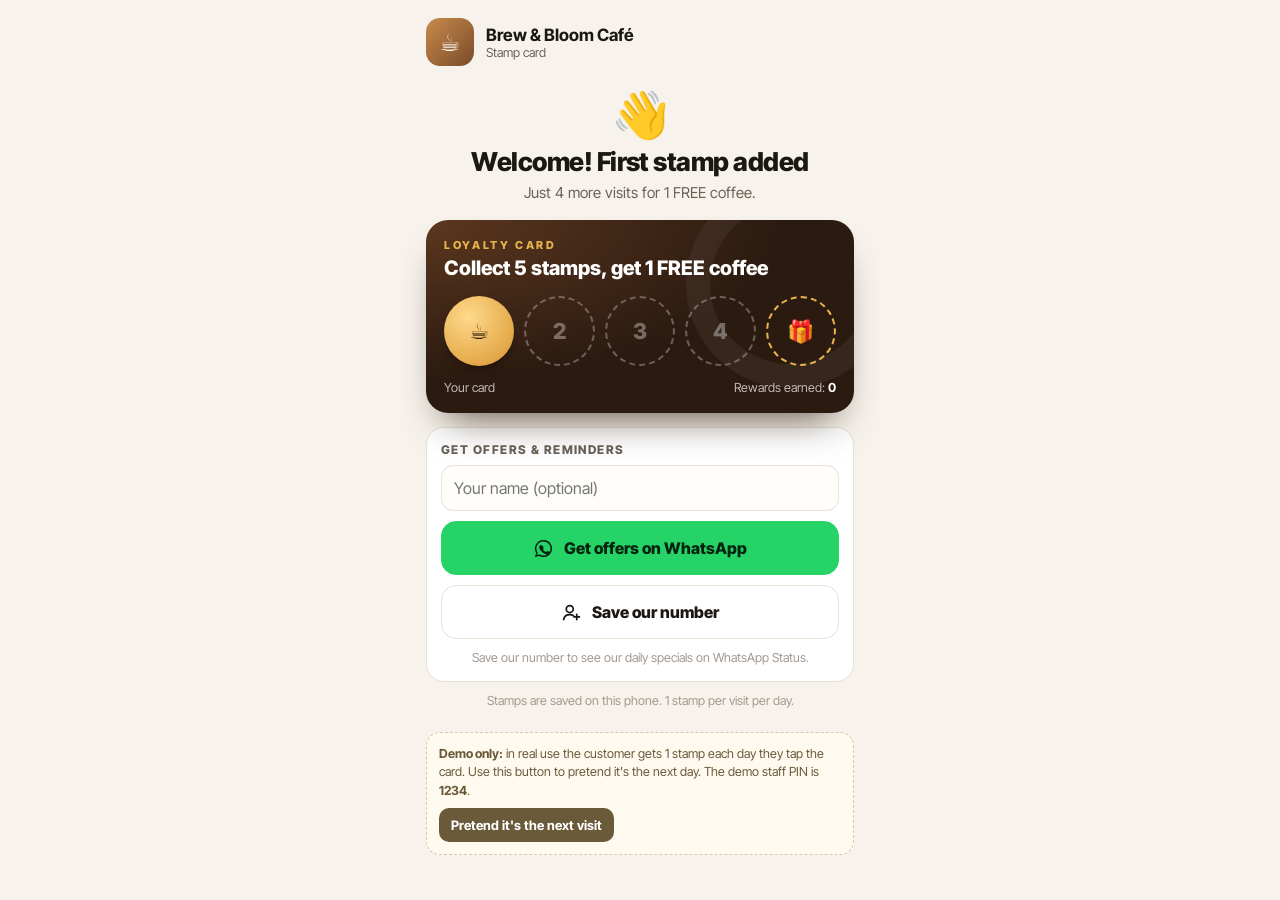
<file: stamp-demo/index.html>
<!DOCTYPE html>
<html lang="en">
<head>
<meta charset="UTF-8">
<meta name="viewport" content="width=device-width, initial-scale=1, viewport-fit=cover">
<title>Stamp card</title>
<meta name="robots" content="noindex">
<meta name="theme-color" content="#2b1a10">
<link rel="preconnect" href="https://fonts.googleapis.com"><link rel="preconnect" href="https://fonts.gstatic.com" crossorigin>
<link href="https://fonts.googleapis.com/css2?family=Inter+Tight:wght@400;500;600;700;800&display=swap" rel="stylesheet">
<style>
  :root{--ink:#1b1712;--soft:#6a6259;--faint:#a39a8f;--bg:#f7f3ec;--line:#e8e1d6;--brand:#7a4b2a;--brand2:#c98a4b;--gold:#e9b44c;--wa:#25d366}
  *{box-sizing:border-box;margin:0;padding:0}
  [hidden]{display:none!important}
  html,body{background:var(--bg)}
  body{font-family:"Inter Tight",system-ui,-apple-system,"Segoe UI",Roboto,Arial,sans-serif;color:var(--ink);-webkit-font-smoothing:antialiased;min-height:100svh}
  .app{width:min(460px,100%);margin:0 auto;padding:max(18px,env(safe-area-inset-top)) 16px calc(30px + env(safe-area-inset-bottom))}
  .brand{display:flex;align-items:center;gap:12px}
  .lg{width:48px;height:48px;border-radius:14px;background:linear-gradient(135deg,var(--brand2),var(--brand));display:grid;place-items:center;color:#fff;font-size:24px}
  .brand b{display:block;font-size:17px}
  .brand span{display:block;font-size:12.5px;color:var(--soft)}
  .msg{margin-top:20px;text-align:center}
  .msg .em{font-size:46px;animation:pop .5s ease}
  @keyframes pop{0%{transform:scale(.3);opacity:0}70%{transform:scale(1.15)}100%{transform:scale(1);opacity:1}}
  .msg h1{margin-top:6px;font-size:26px;line-height:1.1;font-weight:800;letter-spacing:-.02em}
  .msg p{margin-top:6px;font-size:15px;color:var(--soft)}
  .card{margin-top:18px;border-radius:22px;padding:18px;color:#fff;background:radial-gradient(120% 120% at 0% 0%,#5b371f 0%,#2b1a10 70%);box-shadow:0 22px 40px -20px rgba(43,26,16,.8);position:relative;overflow:hidden}
  .card::after{content:"";position:absolute;right:-40px;top:-40px;width:160px;height:160px;border-radius:50%;border:24px solid rgba(255,255,255,.05)}
  .card .t{font-size:11px;font-weight:800;letter-spacing:.24em;color:var(--gold)}
  .card .r{margin-top:4px;font-size:20px;font-weight:800}
  .slots{margin-top:16px;display:grid;grid-template-columns:repeat(5,1fr);gap:10px}
  .slot{aspect-ratio:1;border-radius:50%;border:2px dashed rgba(255,255,255,.3);display:grid;place-items:center;font-size:22px;color:rgba(255,255,255,.35);font-weight:800;position:relative}
  .slot.on{border:0;background:radial-gradient(circle at 35% 30%,#ffd98a,#d9952f);color:#3b230f;box-shadow:0 6px 14px -6px rgba(0,0,0,.6)}
  .slot.on::before{content:"☕"}
  .slot.on span{display:none}
  .slot.new{animation:stamp .6s cubic-bezier(.2,1.6,.4,1)}
  @keyframes stamp{0%{transform:scale(2.2) rotate(-20deg);opacity:0}100%{transform:none;opacity:1}}
  .slot.gift{border-color:var(--gold);color:var(--gold)}
  .card .f{margin-top:14px;display:flex;justify-content:space-between;font-size:12.5px;color:rgba(255,255,255,.7)}
  .card .f b{color:#fff}
  .box{margin-top:14px;background:#fff;border:1px solid var(--line);border-radius:18px;padding:14px}
  .btn{margin-top:10px;width:100%;min-height:54px;border:0;border-radius:15px;font:inherit;font-size:16px;font-weight:800;display:flex;align-items:center;justify-content:center;gap:10px;cursor:pointer;text-decoration:none;color:var(--ink);background:#fff;border:1.5px solid var(--line)}
  .btn svg{width:21px;height:21px}
  .btn.w{background:var(--wa);border-color:var(--wa);color:#05230f}
  .btn.d{background:var(--ink);border-color:var(--ink);color:#fff}
  .btn.gold{background:linear-gradient(135deg,#ffd98a,#d9952f);border:0;color:#3b230f}
  input{width:100%;margin-top:8px;border:1.5px solid var(--line);border-radius:12px;padding:12px;font:inherit;font-size:16px;background:#fffdf9}
  .lbl{font-size:12px;font-weight:800;letter-spacing:.12em;color:var(--soft)}
  .small{margin-top:10px;text-align:center;font-size:12.5px;color:var(--faint);line-height:1.45}
  .reward{margin-top:14px;border-radius:18px;padding:16px;background:#fff7e3;border:2px solid var(--gold);text-align:center}
  .reward b{display:block;font-size:20px}
  .reward p{margin-top:4px;font-size:14px;color:var(--soft)}
  .demo{margin-top:22px;border:1.5px dashed #d8c7a8;border-radius:14px;padding:12px;background:#fffaf0}
  .demo p{font-size:12.5px;color:#6b5a3a;line-height:1.45}
  .demo button{margin-top:8px;border:0;background:#6b5a3a;color:#fff;font:inherit;font-size:13px;font-weight:700;padding:9px 12px;border-radius:10px;cursor:pointer}
  .toast{position:fixed;left:50%;top:18px;transform:translate(-50%,-20px);opacity:0;background:var(--ink);color:#fff;font-size:14px;font-weight:700;padding:10px 16px;border-radius:30px;transition:all .3s;z-index:60;white-space:nowrap}
  .toast.on{opacity:1;transform:translate(-50%,0)}
  .conf{position:fixed;inset:0;pointer-events:none;z-index:55;overflow:hidden}
  .conf i{position:absolute;top:-20px;width:8px;height:14px;border-radius:2px;animation:fall 2.4s ease-in forwards}
  @keyframes fall{to{transform:translateY(110vh) rotate(720deg)}}
</style>
</head>
<body>
<svg width="0" height="0" style="position:absolute"><defs>
  <symbol id="wa" viewBox="0 0 24 24"><path fill="currentColor" d="M12 2.2a9.8 9.8 0 0 0-8.4 14.8L2.2 21.8l4.9-1.3A9.8 9.8 0 1 0 12 2.2zm0 1.8a8 8 0 1 1-4.2 14.8l-.3-.2-2.9.8.8-2.8-.2-.3A8 8 0 0 1 12 4zm-3.2 4c-.2 0-.5 0-.7.3-.3.3-1 1-1 2.4s1 2.8 1.2 3c.1.2 2 3.2 5 4.4 2.5 1 3 .8 3.5.7.6 0 1.8-.7 2-1.4.3-.7.3-1.3.2-1.4l-.5-.3-1.8-.9c-.2-.1-.4-.1-.6.1l-.8 1c-.1.2-.3.2-.5.1a6.6 6.6 0 0 1-3.3-2.9c-.2-.4.2-.4.7-1.3.1-.2 0-.3 0-.5l-.8-2c-.2-.5-.4-.4-.6-.4z"/></symbol>
  <symbol id="ct" viewBox="0 0 24 24"><g fill="none" stroke="currentColor" stroke-width="2" stroke-linecap="round"><circle cx="10" cy="8" r="4"/><path d="M3 20c.8-3.5 3.6-5.5 7-5.5 1.6 0 3 .4 4.2 1.2M18 14v6M15 17h6"/></g></symbol>
</defs></svg>

<main class="app">
  <div class="brand"><div class="lg">☕</div><div><b id="bName"></b><span>Stamp card</span></div></div>

  <div class="msg"><div class="em" id="mEm">☕</div><h1 id="mH"></h1><p id="mP"></p></div>

  <div class="card">
    <div class="t">LOYALTY CARD</div>
    <div class="r" id="rText"></div>
    <div class="slots" id="slots"></div>
    <div class="f"><span id="who">Your card</span><span>Rewards earned: <b id="won">0</b></span></div>
  </div>

  <div class="reward" id="reward" hidden>
    <b>🎁 Your free reward is ready!</b>
    <p>Show this screen at the counter.</p>
    <div style="margin-top:10px"><div class="lbl">STAFF ONLY: ENTER PIN</div><input id="pin" inputmode="numeric" maxlength="4" placeholder="4-digit staff PIN"></div>
    <button class="btn gold" id="redeem" type="button">Give reward</button>
  </div>

  <div class="box" id="join">
    <div class="lbl">GET OFFERS &amp; REMINDERS</div>
    <input id="nm" placeholder="Your name (optional)" autocomplete="given-name">
    <a class="btn w" id="waBtn" target="_blank" rel="noopener"><svg><use href="#wa"/></svg>Get offers on WhatsApp</a>
    <button class="btn" id="saveBtn" type="button"><svg><use href="#ct"/></svg>Save our number</button>
    <p class="small">Save our number to see our daily specials on WhatsApp Status.</p>
  </div>

  <p class="small">Stamps are saved on this phone. 1 stamp per visit per day.</p>

  <div class="demo" id="demo">
    <p><b>Demo only:</b> in real use the customer gets 1 stamp each day they tap the card. Use this button to pretend it's the next day. The demo staff PIN is <b>1234</b>.</p>
    <button type="button" id="nextDay">Pretend it's the next visit</button>
  </div>
</main>
<div class="toast" id="toast"></div>
<div class="conf" id="conf"></div>

<script>
/* ===== shop settings ===== */
const SHOP={ id:"brewbloom", name:"Brew & Bloom Café", phone:"+917986404564", whatsapp:"917986404564",
  goal:5, reward:"1 FREE coffee", pin:"1234" };
/* ========================= */
const $=id=>document.getElementById(id), K="stamp_"+SHOP.id;
const today=()=>new Date().toISOString().slice(0,10);
function load(){ try{ return JSON.parse(localStorage.getItem(K))||{n:0,last:"",won:0,name:""}; }catch(e){ return {n:0,last:"",won:0,name:""}; } }
function save(){ try{ localStorage.setItem(K,JSON.stringify(S)); }catch(e){} }
let S=load(); let fake=0;   // fake = demo day offset
document.title=`Stamp card – ${SHOP.name}`; $("bName").textContent=SHOP.name; $("rText").textContent=`Collect ${SHOP.goal} stamps, get ${SHOP.reward}`;
if(S.name) $("nm").value=S.name;

function dayKey(){ const d=new Date(); d.setDate(d.getDate()+fake); return d.toISOString().slice(0,10); }
function visit(){
  const k=dayKey(); let added=false;
  if(S.last!==k && S.n<SHOP.goal){ S.n++; S.last=k; added=true; save(); }
  draw(added);
}
function draw(added){
  $("slots").innerHTML=Array.from({length:SHOP.goal},(_,i)=>`<div class="slot${i<S.n?" on":""}${added&&i===S.n-1?" new":""}${i===SHOP.goal-1&&i>=S.n?" gift":""}"><span>${i===SHOP.goal-1?"🎁":i+1}</span></div>`).join("");
  $("won").textContent=S.won; $("who").textContent=S.name?`${S.name}'s card`:"Your card";
  const left=SHOP.goal-S.n, full=S.n>=SHOP.goal;
  $("reward").hidden=!full;
  if(full){ $("mEm").textContent="🎉"; $("mH").textContent="Card complete!"; $("mP").textContent=`Enjoy your ${SHOP.reward}.`; if(added) confetti(); }
  else if(added){ $("mEm").textContent=S.n===1?"👋":"✅"; $("mH").textContent=S.n===1?"Welcome! First stamp added":`Stamp added! ${S.n} of ${SHOP.goal}`; $("mP").textContent=`Just ${left} more visit${left>1?"s":""} for ${SHOP.reward}.`; }
  else { $("mEm").textContent="☕"; $("mH").textContent="Already stamped today"; $("mP").textContent=`Come back tomorrow! ${left} more for ${SHOP.reward}.`; }
  // re-render to replay the animation
  $("mEm").style.animation="none"; void $("mEm").offsetWidth; $("mEm").style.animation="";
  updWa();
}
function updWa(){ const n=$("nm").value.trim();
  $("waBtn").href=`https://wa.me/${SHOP.whatsapp}?text=${encodeURIComponent(`Hi ${SHOP.name}! ${n?`I'm ${n}. `:""}I have ${S.n}/${SHOP.goal} stamps on my card. Please send me your offers 🙂`)}`; }
$("nm").addEventListener("input",()=>{ S.name=$("nm").value.trim(); save(); updWa(); $("who").textContent=S.name?`${S.name}'s card`:"Your card"; });

$("redeem").addEventListener("click",()=>{
  if($("pin").value!==SHOP.pin){ toast("Wrong PIN"); $("pin").value=""; return; }
  S.won++; S.n=0; save(); $("pin").value=""; toast("Reward given. New card started!"); $("mEm").textContent="🙏"; $("mH").textContent="Enjoy! See you again"; $("mP").textContent="Your new card has started."; draw(false);
  $("mH").textContent="Enjoy! See you again"; });

$("saveBtn").addEventListener("click",()=>{
  const vcf=`BEGIN:VCARD\nVERSION:3.0\nFN:${SHOP.name}\nORG:${SHOP.name}\nTEL;TYPE=CELL:${SHOP.phone}\nNOTE:Save to see our daily specials on WhatsApp Status\nEND:VCARD\n`;
  const a=document.createElement("a"); a.href=URL.createObjectURL(new Blob([vcf],{type:"text/vcard"})); a.download=SHOP.name.replace(/[^\w ]/g,"")+".vcf"; document.body.appendChild(a); a.click(); a.remove();
  toast("Tap the file to save the contact"); });

$("nextDay").addEventListener("click",()=>{ fake++; visit(); window.scrollTo({top:0,behavior:"smooth"}); });
function toast(m){ $("toast").textContent=m; $("toast").classList.add("on"); setTimeout(()=>$("toast").classList.remove("on"),1800); }
function confetti(){ const c=$("conf"), cols=["#e9b44c","#d9952f","#7a4b2a","#25d366","#e1306c"]; c.innerHTML=Array.from({length:60},()=>`<i style="left:${Math.random()*100}%;background:${cols[Math.random()*5|0]};animation-delay:${Math.random()*.6}s"></i>`).join(""); setTimeout(()=>c.innerHTML="",3200); }
visit();
</script>
</body>
</html>
</file>
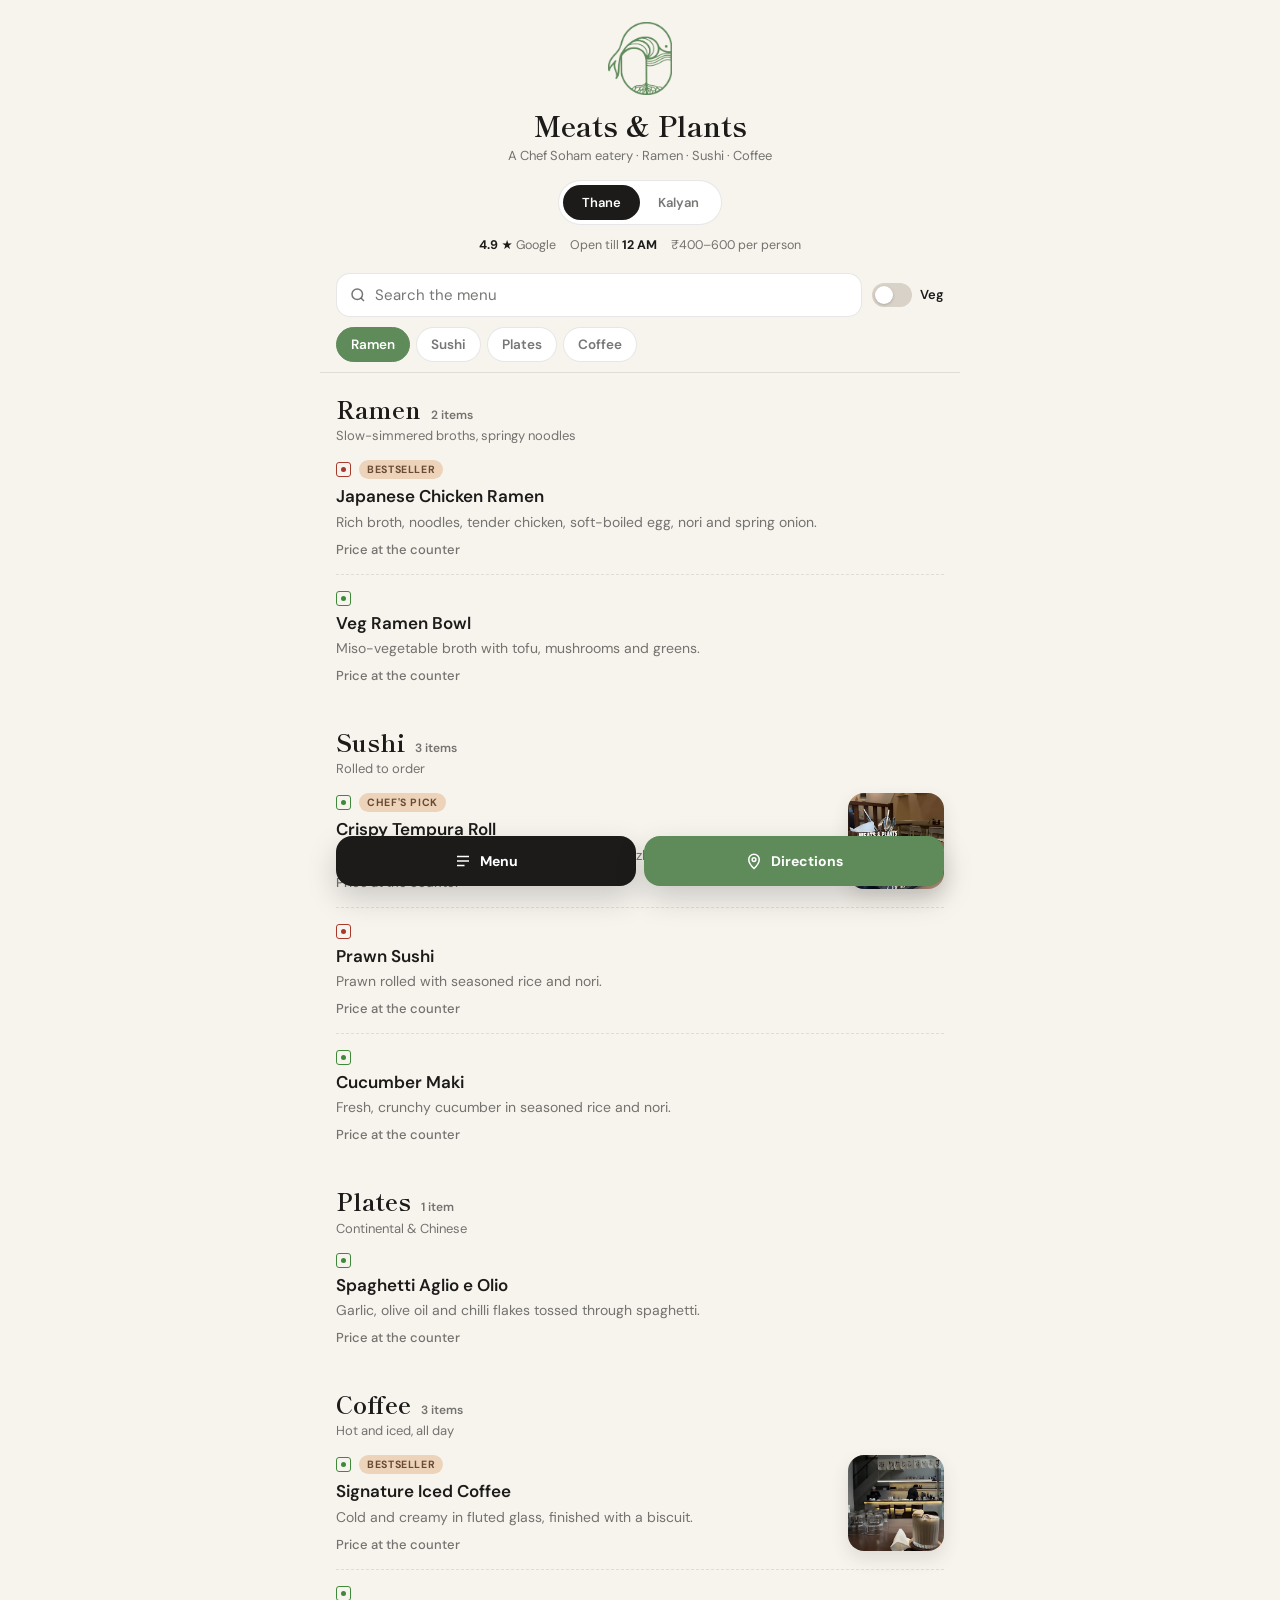
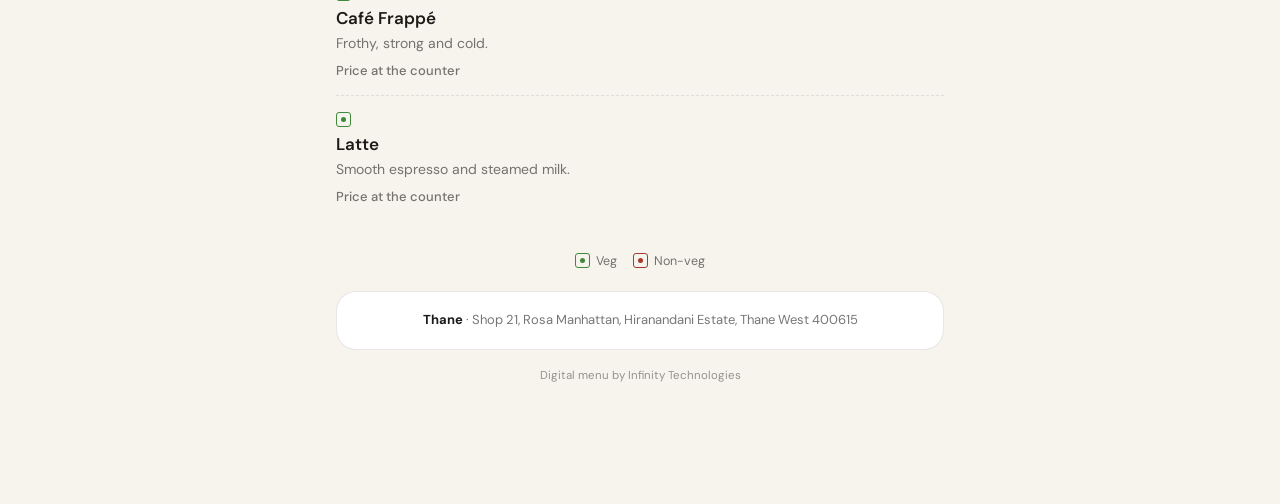
<file: meats-and-plants/menu/index.html>
<!DOCTYPE html>
<html lang="en">
<head>
<meta charset="UTF-8">
<meta name="viewport" content="width=device-width, initial-scale=1, viewport-fit=cover">
<title>Menu – Meats &amp; Plants</title>
<meta name="description" content="The Meats & Plants menu: ramen, sushi, plates and coffee. Search, filter veg only and jump between sections.">
<meta name="robots" content="noindex">
<meta name="theme-color" content="#f7f4ee">
<link rel="icon" href="../img/mark-green.png">
<link rel="preconnect" href="https://fonts.googleapis.com">
<link rel="preconnect" href="https://fonts.gstatic.com" crossorigin>
<link href="https://fonts.googleapis.com/css2?family=Shippori+Mincho:wght@600;700&family=DM+Sans:wght@400;500;600;700&display=swap" rel="stylesheet">
<style>
  :root{--paper:#f7f4ee;--paper2:#efe9df;--text:#1c1b19;--muted:rgba(28,27,25,.6);--rule:rgba(28,27,25,.1);--green:#5f8a5a;--green2:#4b7247;--peach:#ecd3ba;--walnut:#6b4a33;--veg:#3f8a3a;--nv:#a83a2c}
  *{box-sizing:border-box}
  html,body{margin:0;background:var(--paper);color:var(--text)}
  body{font-family:"DM Sans",system-ui,-apple-system,"Segoe UI",Roboto,Arial,sans-serif;-webkit-font-smoothing:antialiased}
  a{color:inherit}
  .app{max-width:640px;margin:0 auto;min-height:100vh;background:var(--paper);padding-bottom:110px}
  [hidden]{display:none!important}

  /* header */
  .head{padding:max(22px,env(safe-area-inset-top)) 20px 10px;text-align:center}
  .head img{width:64px;margin:0 auto 10px}
  .head h1{margin:0;font:700 28px/1.1 "Shippori Mincho",Georgia,serif}
  .head p{margin:6px 0 0;font-size:13px;color:var(--muted)}
  .outlets{display:inline-grid;grid-template-columns:1fr 1fr;margin-top:16px;padding:4px;border-radius:999px;background:#fff;border:1px solid var(--rule)}
  .outlets button{all:unset;cursor:pointer;padding:9px 18px;border-radius:999px;font-size:13px;font-weight:600;color:var(--muted)}
  .outlets button[aria-pressed="true"]{background:var(--text);color:#fff}
  .outlets button:focus-visible{outline:2px solid var(--green);outline-offset:2px}
  .info{display:flex;justify-content:center;flex-wrap:wrap;gap:6px 14px;margin-top:12px;font-size:12.5px;color:var(--muted)}
  .info b{color:var(--text)}

  /* sticky tools: search, veg toggle, category tabs */
  .tools{position:sticky;top:0;z-index:20;background:rgba(247,244,238,.94);-webkit-backdrop-filter:blur(10px);backdrop-filter:blur(10px);padding:10px 16px 0;border-bottom:1px solid var(--rule)}
  .row1{display:flex;gap:10px;align-items:center}
  .search{flex:1;display:flex;align-items:center;gap:8px;background:#fff;border:1px solid var(--rule);border-radius:14px;padding:0 12px;height:44px}
  .search svg{width:18px;height:18px;color:var(--muted);flex:none}
  .search input{all:unset;flex:1;font-size:15px;min-width:0}
  .search input::placeholder{color:var(--muted)}
  .vegonly{display:flex;align-items:center;gap:8px;font-size:13px;font-weight:600;cursor:pointer;user-select:none;white-space:nowrap}
  .vegonly input{position:absolute;opacity:0;pointer-events:none}
  .vegonly .sw{width:40px;height:24px;border-radius:999px;background:#d8d2c8;position:relative;transition:background .25s}
  .vegonly .sw::after{content:"";position:absolute;left:3px;top:3px;width:18px;height:18px;border-radius:50%;background:#fff;box-shadow:0 1px 3px rgba(0,0,0,.2);transition:transform .25s}
  .vegonly input:checked+.sw{background:var(--veg)}
  .vegonly input:checked+.sw::after{transform:translateX(16px)}
  .vegonly input:focus-visible+.sw{outline:2px solid var(--green);outline-offset:2px}
  .tabs{display:flex;gap:6px;overflow-x:auto;scrollbar-width:none;padding:10px 0 10px;margin:0 -16px;padding-left:16px;padding-right:16px}
  .tabs::-webkit-scrollbar{display:none}
  .tabs a{flex:none;text-decoration:none;font-size:13.5px;font-weight:600;padding:8px 14px;border-radius:999px;background:#fff;border:1px solid var(--rule);color:var(--muted);transition:background .25s,color .25s}
  .tabs a.on{background:var(--green);border-color:var(--green);color:#fff}

  /* sections and items */
  .sec{padding:22px 16px 6px;scroll-margin-top:120px}
  .sec h2{margin:0;font:700 24px/1.2 "Shippori Mincho",Georgia,serif;display:flex;align-items:baseline;gap:10px}
  .sec h2 small{font:600 12px/1 "DM Sans",sans-serif;color:var(--muted)}
  .sec .sub{margin:4px 0 0;font-size:13px;color:var(--muted)}
  .item{display:grid;grid-template-columns:1fr auto;gap:14px;padding:16px 0;border-bottom:1px dashed var(--rule)}
  .item:last-child{border-bottom:0}
  .item .top{display:flex;align-items:center;gap:8px;flex-wrap:wrap}
  .mark{width:15px;height:15px;border:1.5px solid currentColor;border-radius:3px;display:inline-grid;place-items:center;flex:none}
  .mark::after{content:"";width:5px;height:5px;border-radius:50%;background:currentColor}
  .mark.v{color:var(--veg)}.mark.n{color:var(--nv)}
  .tag{font-size:10.5px;font-weight:700;letter-spacing:.06em;text-transform:uppercase;padding:3px 8px;border-radius:999px;background:var(--peach);color:var(--walnut)}
  .tag.hot{background:#fde3dc;color:#a83a2c}
  .item h3{margin:6px 0 0;font-size:17px;font-weight:600;line-height:1.3}
  .item p{margin:4px 0 0;font-size:14px;line-height:1.5;color:var(--muted)}
  .item .price{margin-top:8px;font-weight:700;font-size:15.5px}
  .item .price.ask{font-weight:500;font-size:13px;color:var(--muted)}
  .thumb{width:96px;height:96px;border-radius:16px;overflow:hidden;background:var(--paper2);align-self:start;box-shadow:0 8px 18px rgba(60,45,30,.12)}
  .thumb img{width:100%;height:100%;object-fit:cover;display:block}
  .empty{padding:60px 20px;text-align:center;color:var(--muted)}

  .legend{display:flex;justify-content:center;gap:16px;padding:26px 16px 0;font-size:12.5px;color:var(--muted)}
  .legend span{display:inline-flex;align-items:center;gap:6px}
  .foot{margin:22px 16px 0;padding:18px;border-radius:20px;background:#fff;border:1px solid var(--rule);text-align:center;font-size:13px;color:var(--muted);line-height:1.6}
  .foot b{color:var(--text)}
  .credit{text-align:center;font-size:11.5px;color:var(--muted);margin-top:18px;opacity:.75}

  /* bottom bar */
  .dock{position:fixed;left:50%;transform:translateX(-50%);bottom:max(14px,env(safe-area-inset-bottom));z-index:30;display:flex;gap:8px;width:min(608px,calc(100% - 24px))}
  .dock a,.dock button{all:unset;cursor:pointer;flex:1;display:flex;align-items:center;justify-content:center;gap:8px;height:50px;border-radius:16px;font-weight:700;font-size:14px;box-shadow:0 12px 30px rgba(0,0,0,.18)}
  .dock .menu-btn{background:var(--text);color:#fff}
  .dock .dir{background:var(--green);color:#fff}
  .dock svg{width:18px;height:18px}
  .dock a:focus-visible,.dock button:focus-visible{outline:2px solid var(--green);outline-offset:2px}

  /* category sheet */
  .sheet{position:fixed;inset:0;z-index:40;background:rgba(20,18,16,.45);display:flex;align-items:flex-end;justify-content:center;opacity:0;pointer-events:none;transition:opacity .25s}
  .sheet.open{opacity:1;pointer-events:auto}
  .sheet .panel{width:min(640px,100%);background:#fff;border-radius:24px 24px 0 0;padding:18px 18px max(22px,env(safe-area-inset-bottom));transform:translateY(30px);transition:transform .3s}
  .sheet.open .panel{transform:none}
  .sheet h3{margin:4px 0 10px;font:700 20px/1 "Shippori Mincho",serif}
  .sheet a{display:flex;justify-content:space-between;padding:14px 4px;border-bottom:1px solid var(--rule);text-decoration:none;font-weight:600}
  .sheet a span{color:var(--muted);font-weight:500}
</style>
</head>
<body>
<div class="app">
  <header class="head">
    <img src="../img/mark-green.png" alt="">
    <h1>Meats &amp; Plants</h1>
    <p>A Chef Soham eatery · Ramen · Sushi · Coffee</p>
    <div class="outlets" role="group" aria-label="Outlet">
      <button type="button" data-outlet="thane" aria-pressed="true">Thane</button>
      <button type="button" data-outlet="kalyan" aria-pressed="false">Kalyan</button>
    </div>
    <div class="info" id="info"></div>
  </header>

  <div class="tools">
    <div class="row1">
      <label class="search"><svg viewBox="0 0 24 24" fill="none" stroke="currentColor" stroke-width="2"><circle cx="11" cy="11" r="7"/><path d="M20 20l-4-4"/></svg><input id="q" type="search" placeholder="Search the menu" aria-label="Search the menu"></label>
      <label class="vegonly"><input type="checkbox" id="veg"><span class="sw"></span>Veg</label>
    </div>
    <nav class="tabs" id="tabs" aria-label="Menu sections"></nav>
  </div>

  <main id="list"></main>

  <div class="legend"><span><i class="mark v"></i>Veg</span><span><i class="mark n"></i>Non-veg</span></div>
  <div class="foot" id="foot"></div>
  <p class="credit">Digital menu by Infinity Technologies</p>
</div>

<div class="dock">
  <button class="menu-btn" type="button" id="openSheet"><svg viewBox="0 0 24 24" fill="none" stroke="currentColor" stroke-width="2"><path d="M4 6h16M4 12h16M4 18h10"/></svg>Menu</button>
  <a class="dir" id="dir" target="_blank" rel="noopener"><svg viewBox="0 0 24 24" fill="none" stroke="currentColor" stroke-width="2"><path d="M12 22s7-6.5 7-12a7 7 0 0 0-14 0c0 5.5 7 12 7 12z"/><circle cx="12" cy="10" r="2.5"/></svg>Directions</a>
</div>

<div class="sheet" id="sheet" aria-hidden="true"><div class="panel" role="dialog" aria-label="Jump to a section"><h3>Jump to</h3><div id="sheetList"></div></div></div>

<script>
/* ===== The menu. Edit here: add sections and items, fill in prices (numbers, in ₹).
   veg: true/false · tag: "Bestseller" / "Chef's pick" / "Spicy" · img: optional photo path ===== */
var MENU=[
  {id:"ramen",name:"Ramen",sub:"Slow-simmered broths, springy noodles",items:[
    {name:"Japanese Chicken Ramen",desc:"Rich broth, noodles, tender chicken, soft-boiled egg, nori and spring onion.",veg:false,price:null,tag:"Bestseller"},
    {name:"Veg Ramen Bowl",desc:"Miso-vegetable broth with tofu, mushrooms and greens.",veg:true,price:null}
  ]},
  {id:"sushi",name:"Sushi",sub:"Rolled to order",items:[
    {name:"Crispy Tempura Roll",desc:"Topped with tempura crumbs and a mayo drizzle, soy on the side.",veg:true,price:null,tag:"Chef's pick",img:"../img/k-sushi.webp"},
    {name:"Prawn Sushi",desc:"Prawn rolled with seasoned rice and nori.",veg:false,price:null},
    {name:"Cucumber Maki",desc:"Fresh, crunchy cucumber in seasoned rice and nori.",veg:true,price:null}
  ]},
  {id:"plates",name:"Plates",sub:"Continental & Chinese",items:[
    {name:"Spaghetti Aglio e Olio",desc:"Garlic, olive oil and chilli flakes tossed through spaghetti.",veg:true,price:null}
  ]},
  {id:"coffee",name:"Coffee",sub:"Hot and iced, all day",items:[
    {name:"Signature Iced Coffee",desc:"Cold and creamy in fluted glass, finished with a biscuit.",veg:true,price:null,tag:"Bestseller",img:"../img/t-inside.webp"},
    {name:"Café Frappé",desc:"Frothy, strong and cold.",veg:true,price:null},
    {name:"Latte",desc:"Smooth espresso and steamed milk.",veg:true,price:null}
  ]}
];
var OUTLETS={
  thane:{info:"<span><b>4.9 ★</b> Google</span><span>Open till <b>12 AM</b></span><span>₹400–600 per person</span>",
    foot:"<b>Thane</b> · Shop 21, Rosa Manhattan, Hiranandani Estate, Thane West 400615",
    map:"https://www.google.com/maps/search/?api=1&query=Meats+and+Plants+Rosa+Manhattan+Hiranandani+Estate+Thane"},
  kalyan:{info:"<span><b>4.5 ★</b> Zomato</span><span>Till <b>11 PM</b></span><span>~₹900 for two</span>",
    foot:"<b>Kalyan</b> · Shop 6, Chikan Ghar Road, opp. Sandeep Hotel, Kalyan West · <a href=\"tel:+919833412539\">+91 98334 12539</a>",
    map:"https://www.google.com/maps/search/?api=1&query=Meats+%26+Plants+Chikanghar+Kalyan"}
};

(function(){
  "use strict";
  var D=document, list=D.getElementById("list"), tabs=D.getElementById("tabs"), q=D.getElementById("q"), veg=D.getElementById("veg");
  function esc(s){ return String(s).replace(/[&<>"]/g,function(c){ return {"&":"&amp;","<":"&lt;",">":"&gt;","\"":"&quot;"}[c]; }); }

  function render(){
    var term=q.value.trim().toLowerCase(), vOnly=veg.checked, html="", tabHtml="", sheet="", any=false;
    MENU.forEach(function(sec){
      var items=sec.items.filter(function(it){ return (!vOnly||it.veg) && (!term||(it.name+" "+(it.desc||"")).toLowerCase().indexOf(term)>-1); });
      if(!items.length) return; any=true;
      tabHtml+='<a href="#'+sec.id+'" data-sec="'+sec.id+'">'+esc(sec.name)+'</a>';
      sheet+='<a href="#'+sec.id+'">'+esc(sec.name)+'<span>'+items.length+'</span></a>';
      html+='<section class="sec" id="'+sec.id+'"><h2>'+esc(sec.name)+' <small>'+items.length+(items.length===1?' item':' items')+'</small></h2>'+(sec.sub?'<p class="sub">'+esc(sec.sub)+'</p>':'');
      items.forEach(function(it){
        html+='<article class="item"><div><div class="top"><i class="mark '+(it.veg?"v":"n")+'" aria-label="'+(it.veg?"Veg":"Non-veg")+'"></i>'+(it.tag?'<span class="tag'+(/spicy/i.test(it.tag)?" hot":"")+'">'+esc(it.tag)+'</span>':'')+'</div>'+
          '<h3>'+esc(it.name)+'</h3>'+(it.desc?'<p>'+esc(it.desc)+'</p>':'')+
          (it.price!=null?'<div class="price">₹'+esc(it.price)+'</div>':'<div class="price ask">Price at the counter</div>')+'</div>'+
          (it.img?'<div class="thumb"><img src="'+esc(it.img)+'" alt="'+esc(it.name)+'" loading="lazy"></div>':'')+'</article>';
      });
      html+='</section>';
    });
    list.innerHTML=any?html:'<p class="empty">Nothing matches that. Try another word.</p>';
    tabs.innerHTML=tabHtml; D.getElementById("sheetList").innerHTML=sheet;
    spy();
  }

  // highlight the section you are reading
  function spy(){
    var secs=[].slice.call(D.querySelectorAll(".sec")), cur=secs[0]&&secs[0].id;
    secs.forEach(function(s){ if(s.getBoundingClientRect().top<160) cur=s.id; });
    [].forEach.call(tabs.querySelectorAll("a"),function(a){
      var on=a.dataset.sec===cur; a.classList.toggle("on",on);
      if(on && a.offsetLeft!==undefined){ var t=tabs; if(a.offsetLeft<t.scrollLeft||a.offsetLeft+a.offsetWidth>t.scrollLeft+t.clientWidth) t.scrollTo({left:a.offsetLeft-16,behavior:"smooth"}); }
    });
  }
  window.addEventListener("scroll",spy,{passive:true});
  q.addEventListener("input",render); veg.addEventListener("change",render);

  function setOutlet(o){
    D.querySelectorAll(".outlets button").forEach(function(b){ b.setAttribute("aria-pressed",String(b.dataset.outlet===o)); });
    D.getElementById("info").innerHTML=OUTLETS[o].info; D.getElementById("foot").innerHTML=OUTLETS[o].foot; D.getElementById("dir").href=OUTLETS[o].map;
    try{ history.replaceState(null,"","#"+o); }catch(e){}
  }
  D.querySelectorAll(".outlets button").forEach(function(b){ b.addEventListener("click",function(){ setOutlet(b.dataset.outlet); }); });
  setOutlet(location.hash==="#kalyan"?"kalyan":"thane");

  var sheetEl=D.getElementById("sheet");
  function openSheet(o){ sheetEl.classList.toggle("open",o); sheetEl.setAttribute("aria-hidden",String(!o)); }
  D.getElementById("openSheet").addEventListener("click",function(){ openSheet(true); });
  sheetEl.addEventListener("click",function(e){ if(e.target===sheetEl||e.target.closest("a")) openSheet(false); });
  D.addEventListener("keydown",function(e){ if(e.key==="Escape") openSheet(false); });

  render();
})();
</script>
</body>
</html>
</file>
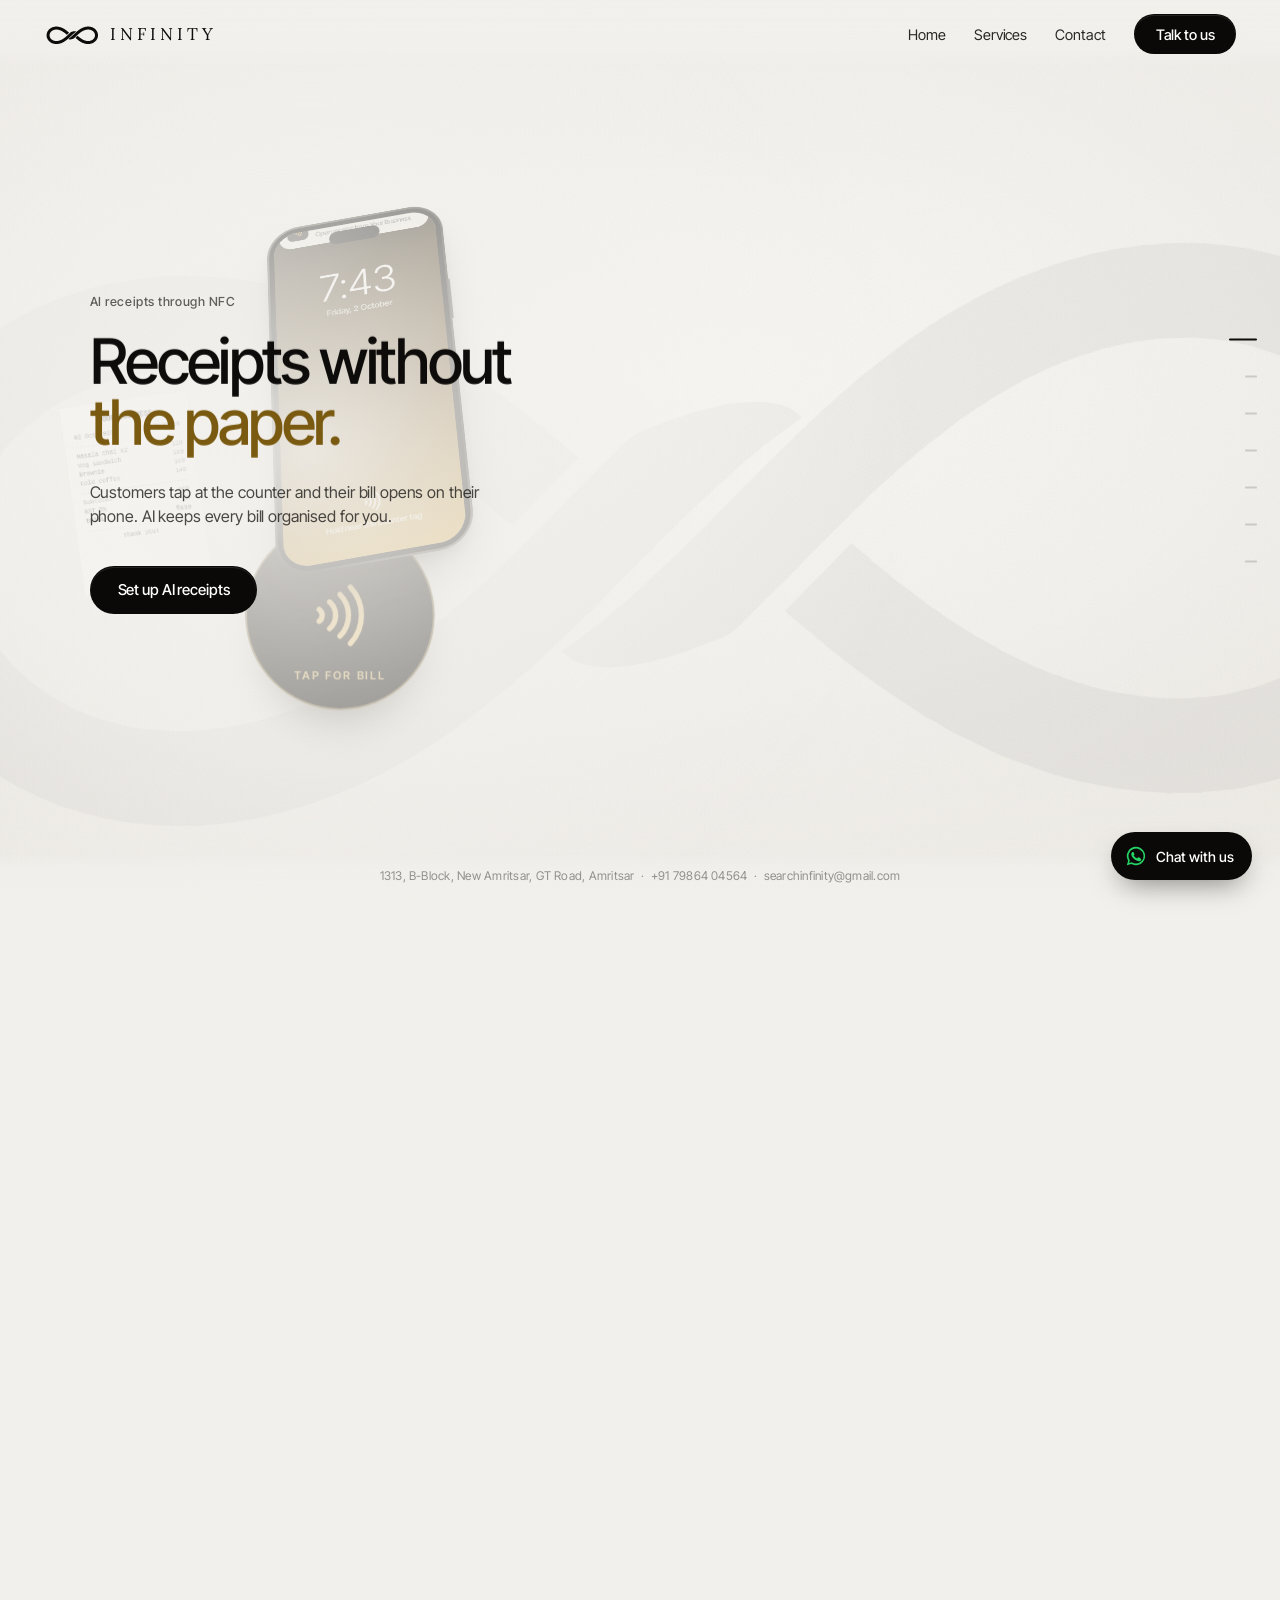
<file: ai-receipts.html>
<!DOCTYPE html>
<html lang="en">
<head>
<meta charset="UTF-8">
<meta name="viewport" content="width=device-width, initial-scale=1, viewport-fit=cover">
<title>AI Receipts through NFC – Infinity Technologies</title>
<meta name="description" content="Customers tap at the counter and their bill opens on their phone. AI reads paper bills into clean digital records and keeps your numbers organised.">
<meta name="theme-color" content="#f2f0ec">
<meta property="og:title" content="AI Receipts through NFC – Infinity">
<meta property="og:description" content="Customers tap at the counter and their bill opens on their phone. AI reads paper bills into clean digital records and keeps your numbers organised.">
<meta property="og:type" content="website">
<meta property="og:url" content="https://growwithinfinity.github.io/ai-receipts.html">
<meta property="og:image" content="https://growwithinfinity.github.io/og.jpg">
<meta property="og:image:width" content="1200">
<meta property="og:image:height" content="630">
<meta name="twitter:card" content="summary_large_image">
<link rel="canonical" href="https://growwithinfinity.github.io/ai-receipts.html">
<link rel="icon" href="data:image/svg+xml,%3Csvg xmlns='http://www.w3.org/2000/svg' viewBox='0 0 64 64'%3E%3Crect width='64' height='64' rx='14' fill='%23f2f0ec'/%3E%3Cpath d='M20 22c-6 0-10 4.5-10 10s4 10 10 10c8 0 16-20 24-20 6 0 10 4.5 10 10s-4 10-10 10c-8 0-16-20-24-20z' fill='none' stroke='%230d0c0b' stroke-width='5'/%3E%3C/svg%3E">
<link rel="preconnect" href="https://fonts.googleapis.com">
<link rel="preconnect" href="https://fonts.gstatic.com" crossorigin>
<link href="https://fonts.googleapis.com/css2?family=Inter+Tight:wght@400;500&family=Lora:wght@400&family=Poppins:wght@400;500&display=swap" rel="stylesheet">
<link rel="stylesheet" href="assets/site.css">

</head>
<body>
<div class="obj" id="obj">
  <div class="o receipt" data-o="paper"><b>YOUR BUSINESS</b><div class="r"><span>02 Oct 2026</span><span>7:42 pm</span></div><hr>
    <div class="r"><span>Masala chai x2</span><span>120</span></div><div class="r"><span>Veg sandwich</span><span>180</span></div><div class="r"><span>Brownie</span><span>160</span></div><div class="r"><span>Cold coffee</span><span>140</span></div><hr>
    <div class="r"><span>Subtotal</span><span>600</span></div><div class="r"><span>GST 5%</span><span>30</span></div><div class="r"><b style="margin:0;font-size:11px">TOTAL</b><b style="margin:0;font-size:11px">₹630</b></div><hr>
    <div style="text-align:center">Thank you!</div><i class="scan" id="scan"></i></div>
  <div class="o tag gold" data-o="tag"><svg viewBox="0 0 24 24"><use href="#nfc"/></svg><em>TAP FOR BILL</em><div class="ripples"><i></i><i></i><i></i></div></div>
  <div class="o dash" data-o="dash"><span class="k">This week · Example</span><b style="display:block;margin-top:8px;font:500 26px/1 var(--sans);letter-spacing:-.03em">₹48,250</b><span class="tiny">Sales from 312 bills</span>
    <div class="bars" id="bars"><i style="height:52%"></i><i style="height:64%"></i><i style="height:46%"></i><i style="height:71%"></i><i style="height:58%"></i><i class="g" style="height:96%"></i><i style="height:83%"></i></div>
    <div class="lbl"><span>Mon</span><span>Tue</span><span>Wed</span><span>Thu</span><span>Fri</span><span>Sat</span><span>Sun</span></div><div class="ex">Example numbers, to show the report layout.</div></div>
  <div class="o phone" data-o="phone"><div class="bezel"><div class="screen" id="ps">
    <div class="scr lock on" data-s="lock"><div class="sb" style="width:100%"><span>Jio</span><span>100%</span></div><div class="time">7:43</div><div class="date">Friday, 2 October</div>
      <div class="banner" id="bn"><div class="bi"><svg><use href="#nfc"/></svg></div><div><b>Your bill is ready</b><span>Open receipt from Your Business</span></div></div>
      <div class="hint"><svg><use href="#nfc"/></svg>Hold near the counter tag</div></div>
    <div class="scr" data-s="bill"><div class="sb"><span>7:43</span><span>100%</span></div>
      <div class="body"><div class="row-x"><div class="av">Y</div><div><b>Your Business</b><small>Receipt #2231 · 7:42 pm</small></div></div>
      <div class="dr"><div class="r"><span>Masala chai x2</span><span>₹120</span></div><div class="r"><span>Veg sandwich</span><span>₹180</span></div><div class="r"><span>Brownie</span><span>₹160</span></div><div class="r"><span>Cold coffee</span><span>₹140</span></div><hr><div class="r"><span>GST 5%</span><span>₹30</span></div><div class="r"><b>Total</b><b>₹630</b></div></div>
      <div class="btn-s">Save PDF</div><div class="btn-s green">Share on WhatsApp</div></div></div>
    <div class="scr" data-s="ai"><div class="sb"><span>10:24</span><span>100%</span></div>
      <div class="body"><b style="font:600 14px/1.2 var(--sans)">Bill read by AI</b><span class="tiny">From a photo of a paper bill</span>
      <div class="steps-ok" id="ai"><div><i>✓</i>Shop · Your Business</div><div><i>✓</i>Date · 02 Oct 2026</div><div><i>✓</i>4 items · ₹600</div><div><i>✓</i>GST · ₹30</div><div><i>✓</i>Total · ₹630, saved</div></div></div></div>
  </div></div><div class="glare"></div></div>
</div>

<main class="panels">
  <section class="panel" data-step id="intro" data-pos="left" data-label="Intro">
    <p class="eyebrow">AI receipts through NFC</p>
    <h1>Receipts without <em>the paper.</em></h1>
    <p class="sub">Customers tap at the counter and their bill opens on their phone. AI keeps every bill organised for you.</p>
    <div class="cta"><a class="pill" href="#contact">Set up AI receipts</a></div>
  </section>
  <section class="panel" data-step id="tap" data-pos="right" data-label="Tap">
    <p class="eyebrow">For customers</p>
    <h1>Tap to get <em>the bill.</em></h1>
    <p class="sub">The customer holds their phone near the tag on the counter and their bill opens. No printer, no lost slips.</p>
  </section>
  <section class="panel" data-step id="keep" data-pos="left" data-label="On their phone">
    <p class="eyebrow">For customers</p>
    <h1>The bill stays <em>on their phone.</em></h1>
    <p class="sub">They can save it as a PDF or share it on WhatsApp, which helps with returns, claims and expenses.</p>
  </section>
  <section class="panel" data-step id="read" data-pos="right" data-label="AI reads bills">
    <p class="eyebrow">For you</p>
    <h1>AI reads <em>your paper bills.</em></h1>
    <p class="sub">Snap a photo of a supplier bill or a handwritten slip. AI turns it into a clean digital record you can search.</p>
  </section>
  <section class="panel" data-step id="numbers" data-pos="left" data-label="Your numbers">
    <p class="eyebrow">For you</p>
    <h1>See your numbers <em>clearly.</em></h1>
    <p class="sub">Daily totals, busy days and top items, sorted for you. Tell us the report you want and we set it up.</p>
  </section>
</main>

<script>
window.PAGE={
  key:"receipts", service:"AI receipts",
  scene:[
    {paper:{x:-.22,y:.02,s:1.05,rz:-6},phone:{x:.2,y:0,s:.95,rz:4},tag:{x:-.02,y:.34,s:.55}},
    {tag:{x:0,y:.2,s:1.15},phone:{x:.04,y:-.12,s:.78,rx:24,rz:-10},paper:{x:-.34,y:.04,s:.6,rz:-8,o:.7}},
    {phone:{x:.06,y:0,s:1.05},tag:{x:-.32,y:.32,s:.55}},
    {paper:{x:-.2,y:0,s:1.15,rz:-4},phone:{x:.22,y:.02,s:.9}},
    {dash:{x:0,y:0,s:1.25}},
    {dash:{x:0,y:0,s:1.1}},
    {paper:{x:-.18,y:0,s:.8,rz:-6},phone:{x:.18,y:0,s:.7}}
  ],
  sceneM:[
    {paper:{x:-.24,y:.02,s:.8,rz:-6},phone:{x:.22,y:0,s:.75,rz:4}},
    {tag:{x:0,y:.2,s:.85},phone:{x:.04,y:-.1,s:.68,rx:24,rz:-10}},
    {phone:{x:0,y:0,s:.95}},
    {paper:{x:-.24,y:0,s:.8,rz:-4},phone:{x:.24,y:.02,s:.72}},
    {dash:{x:0,y:0,s:1}},
    {dash:{x:0,y:0,s:.9}},
    {paper:{x:-.22,y:0,s:.65},phone:{x:.22,y:0,s:.58}}
  ],
  tick:function(s){
    var D=document,t=s.t,scr;
    if(t<.8)scr="bill";else if(t<1.7)scr="lock";else if(t<2.8)scr="bill";else if(t<3.85)scr="ai";else scr="bill";
    s.show(D.getElementById("ps"),scr);
    D.getElementById("bn").classList.toggle("on",t>1.2&&t<1.75);
    D.querySelector("[data-o=tag]").classList.toggle("pulse",t>1.0&&t<1.6);
    var sc=D.getElementById("scan"), on=t>2.95&&t<3.5; sc.style.opacity=on?1:0; sc.style.top=(s.clamp((t-2.95)/.5,0,1)*100)+"%";
    [].forEach.call(D.querySelectorAll("#ai > div"),function(d,j){d.classList.toggle("on",t>3.15+j*.07);});
    [].forEach.call(D.querySelectorAll("#bars i"),function(b,j){b.style.transform="scaleY("+s.clamp((t-3.7-j*.04)/.3,.05,1)+")";});
  }
};
</script>
<script src="assets/engine.js"></script>
</body>
</html>
</file>
<file: assets/site.css>
/* Infinity shared styles: page chrome, scroll stage, panels and the device mockups every service page uses. */
:root{
  color-scheme:light;
  --fg:#0d0c0b; --fg-soft:rgba(13,12,11,.64); --fg-faint:rgba(13,12,11,.42);
  --shade:#f2f0ec; --paper:#fbfaf7; --rule:rgba(13,12,11,.16);
  --gold:#C9982E; --gold-ink:#7A5A10;
  --ease:cubic-bezier(.22,.61,.36,1);
  --sans:'Inter Tight','Helvetica Neue',Helvetica,Arial,sans-serif;
  --mono:ui-monospace,SFMono-Regular,Menlo,Consolas,monospace;
}
html{-webkit-text-size-adjust:100%}
[hidden]{display:none!important}
*,*::before,*::after{box-sizing:border-box}
body{margin:0;background:var(--shade);color:var(--fg);font-family:var(--sans);font-weight:400;
  -webkit-font-smoothing:antialiased;-moz-osx-font-smoothing:grayscale;overflow-x:hidden}
h1,h2,h3,p{margin:0}
a{color:inherit}

/* ---------- preloader ---------- */
.boot{position:fixed;inset:0;z-index:90;display:flex;flex-direction:column;align-items:center;justify-content:center;gap:16px;background:var(--shade);transition:opacity .7s var(--ease),visibility .7s}
.boot.done{opacity:0;visibility:hidden}
.boot p{font-size:12.5px;letter-spacing:.05em;color:var(--fg-faint)}
.boot .bar{width:150px;height:1px;background:var(--rule);overflow:hidden}
.boot .bar i{display:block;height:100%;width:100%;background:var(--fg);transform:scaleX(0);transform-origin:0 50%}

/* ---------- stage ---------- */
.stage{position:fixed;inset:0;z-index:0;overflow:hidden;background:radial-gradient(90% 70% at 50% 42%,#fbfaf7 0%,#f2f0ec 55%,#e6e2d9 100%)}
.veil{position:absolute;inset:0;pointer-events:none;background:
  linear-gradient(to bottom, rgba(242,240,236,.62) 0%, rgba(242,240,236,.12) 22%, rgba(242,240,236,.12) 78%, rgba(242,240,236,.66) 100%),
  radial-gradient(100% 80% at 50% 48%, rgba(242,240,236,0) 0%, rgba(242,240,236,.34) 100%)}
.grain{position:absolute;inset:-50%;opacity:.13;mix-blend-mode:multiply;pointer-events:none;
  background-image:url("data:image/svg+xml;utf8,<svg xmlns='http://www.w3.org/2000/svg' width='140' height='140'><filter id='n'><feTurbulence type='fractalNoise' baseFrequency='.85' numOctaves='3'/></filter><rect width='140' height='140' filter='url(%23n)' opacity='.5'/></svg>")}
.bgmark{position:absolute;left:50%;top:50%;width:min(135vw,1700px);height:auto;color:#0d0c0b;opacity:.045;transform:translate(-50%,-50%);will-change:transform}
.obj{position:absolute;inset:0;perspective:1500px;will-change:opacity,filter}
.o{position:absolute;left:0;top:0;will-change:transform,opacity;transform-origin:50% 50%}

/* ---------- chrome ---------- */
.meter{position:fixed;top:0;left:0;z-index:50;height:2px;width:100%;transform:scaleX(0);transform-origin:0 50%;background:var(--fg);opacity:.55}
.chrome{position:fixed;left:0;right:0;top:0;z-index:40;display:flex;align-items:center;justify-content:space-between;gap:12px;
  padding:max(14px, calc(env(safe-area-inset-top, 0px) + 12px)) clamp(16px, 3.4vw, 44px) 14px;
  background:linear-gradient(to bottom, rgba(242,240,236,.94) 0%, rgba(242,240,236,.78) 72%, rgba(242,240,236,0) 100%)}
.mark{display:flex;align-items:center;gap:12px;color:var(--fg);text-decoration:none;min-width:0}
.mark svg{width:54px;height:auto;flex:none}
.mark-word{font:400 17px/1 "Lora",Georgia,serif;letter-spacing:.24em}
@media (prefers-reduced-motion:no-preference){
  .mark svg use{fill-opacity:0;stroke:currentColor;stroke-width:4;stroke-dasharray:760;stroke-dashoffset:760}
  .mark-word{opacity:0;transform:translateX(-6px);transition:opacity .9s var(--ease) .7s,transform .9s var(--ease) .7s}
  .ready .mark svg use{animation:inkdraw 1.7s var(--ease) .05s forwards}
  .ready .mark-word{opacity:1;transform:none}
  @keyframes inkdraw{65%{fill-opacity:0;stroke-width:4}to{stroke-dashoffset:0;fill-opacity:1;stroke-width:0}}
}
.nav{display:flex;align-items:center;gap:clamp(14px,2.2vw,30px);flex-shrink:0}
.nav a:not(.pill){color:var(--fg);text-decoration:none;font-size:14.5px;letter-spacing:-.008em;opacity:.88;transition:opacity .3s var(--ease)}
.nav a:not(.pill):hover{opacity:1}
.nav a[aria-current="page"]{opacity:1;text-decoration:underline;text-underline-offset:6px;text-decoration-thickness:1px}
.pill{display:inline-flex;align-items:center;justify-content:center;height:40px;padding:0 21px;border-radius:999px;background:#0a0908;color:#fff;
  font-size:14.5px;font-weight:500;letter-spacing:-.008em;text-decoration:none;white-space:nowrap;border:1px solid rgba(10,9,8,.12);
  box-shadow:0 1px 0 rgba(255,255,255,.10) inset;-webkit-text-fill-color:#fff;transition:transform .4s var(--ease),background .3s var(--ease);cursor:pointer;font-family:var(--sans)}
.pill:hover,.pill:focus-visible{transform:translateY(-2px);background:#000}
.pill:focus-visible,.ghost:focus-visible,.svc:focus-visible{outline:2px solid var(--fg);outline-offset:2px}
.ghost{display:inline-flex;align-items:center;justify-content:center;height:48px;padding:0 24px;border-radius:999px;color:var(--fg);text-decoration:none;
  font-size:15px;letter-spacing:-.008em;border:1px solid var(--rule);background:rgba(242,240,236,.5);transition:border-color .3s var(--ease),transform .4s var(--ease);
  font-variant-numeric:tabular-nums;font-family:var(--sans);cursor:pointer}
.ghost:hover,.ghost:focus-visible{border-color:var(--fg);transform:translateY(-2px)}
.foot{position:fixed;bottom:0;left:0;right:0;z-index:40;display:flex;justify-content:center;
  padding:14px clamp(16px,4vw,24px) max(16px, calc(env(safe-area-inset-bottom, 0px) + 12px));
  font-size:12px;line-height:1.45;letter-spacing:.02em;color:var(--fg-faint);text-align:center;pointer-events:none;
  background:linear-gradient(to top, rgba(242,240,236,.92) 0%, rgba(242,240,236,.72) 72%, rgba(242,240,236,0) 100%)}
.wa-fab{position:fixed;z-index:45;right:clamp(14px,2.4vw,28px);bottom:max(20px, calc(env(safe-area-inset-bottom, 0px) + 16px));
  display:inline-flex;align-items:center;gap:9px;height:48px;padding:0 18px 0 14px;border-radius:999px;background:#0a0908;color:#fff;
  -webkit-text-fill-color:#fff;text-decoration:none;font-size:14px;font-weight:500;box-shadow:0 12px 28px -10px rgba(10,9,8,.5);transition:transform .4s var(--ease)}
.wa-fab svg{width:22px;height:22px;color:#25D366}
.wa-fab:hover,.wa-fab:focus-visible{transform:translateY(-2px)}
.chap{position:fixed;right:clamp(14px,1.8vw,26px);top:50%;transform:translateY(-50%);z-index:41;display:grid;gap:10px;justify-items:end}
.chap a{display:flex;align-items:center;gap:10px;text-decoration:none;color:var(--fg);padding:3px 0;min-height:18px}
.chap span{font-size:12px;letter-spacing:.02em;opacity:0;transform:translateX(6px);transition:opacity .35s var(--ease),transform .35s var(--ease);background:rgba(242,240,236,.9);padding:3px 8px;border-radius:99px;white-space:nowrap}
.chap i{display:block;width:12px;height:2px;border-radius:2px;background:var(--rule);transition:width .45s var(--ease),background .45s var(--ease)}
.chap a.on i{width:28px;background:var(--fg)}
.chap a:hover span,.chap a:focus-visible span{opacity:1;transform:none}

/* ---------- panels ---------- */
.panels{position:fixed;inset:0;z-index:20;pointer-events:none}
.panel{isolation:isolate;position:absolute;inset:0;display:flex;flex-direction:column;align-items:center;justify-content:center;text-align:center;
  padding:max(104px, calc(env(safe-area-inset-top, 0px) + 88px)) clamp(20px,5vw,60px) max(96px, calc(env(safe-area-inset-bottom, 0px) + 80px));
  opacity:0;will-change:opacity,transform}
.panel::before{content:"";position:absolute;inset:0;z-index:-1;pointer-events:none;
  background:radial-gradient(56% 46% at 50% 50%, rgba(242,240,236,.92) 0%, rgba(242,240,236,.72) 45%, rgba(242,240,236,0) 100%)}
.panel[data-pos="top"]{justify-content:flex-start;padding-top:max(14vh, calc(env(safe-area-inset-top, 0px) + 96px))}
.panel[data-pos="top"]::before{background:radial-gradient(62% 40% at 50% 26%, rgba(242,240,236,.94) 0%, rgba(242,240,236,.7) 50%, rgba(242,240,236,0) 100%)}
@media (min-width:900px){
  .panel[data-pos="left"],.panel[data-pos="right"]{align-items:flex-start;text-align:left}
  .panel[data-pos="left"]{padding-left:clamp(28px,7vw,120px);padding-right:52%}
  .panel[data-pos="right"]{padding-left:54%;padding-right:clamp(80px,8vw,140px)}
  .panel[data-pos="left"] .eyebrow,.panel[data-pos="right"] .eyebrow{justify-content:flex-start}
  .panel[data-pos="left"] .cta,.panel[data-pos="right"] .cta{justify-content:flex-start}
  .panel[data-pos="left"]::before{background:radial-gradient(48% 60% at 24% 50%, rgba(242,240,236,.94) 0%, rgba(242,240,236,.6) 55%, rgba(242,240,236,0) 100%)}
  .panel[data-pos="right"]::before{background:radial-gradient(48% 60% at 74% 50%, rgba(242,240,236,.94) 0%, rgba(242,240,236,.6) 55%, rgba(242,240,236,0) 100%)}
  .panel[data-pos="left"] h1,.panel[data-pos="right"] h1{font-size:clamp(36px,4.9vw,76px)}
}
@media (max-width:899px){
  .panel[data-pos]:not([data-pos="center"]){justify-content:flex-start;padding-top:max(96px, calc(env(safe-area-inset-top, 0px) + 80px))}
  .panel[data-pos]:not([data-pos="center"])::before{background:radial-gradient(70% 40% at 50% 24%, rgba(242,240,236,.95) 0%, rgba(242,240,236,.72) 50%, rgba(242,240,236,0) 100%)}
}
.eyebrow{display:flex;align-items:center;justify-content:center;flex-wrap:wrap;gap:6px 12px;font-size:12.5px;font-weight:500;letter-spacing:.045em;color:var(--fg-soft);
  margin-bottom:clamp(14px,2vw,22px);max-width:min(46ch,100%)}
.eyebrow .dot{width:5px;height:5px;border-radius:50%;background:var(--gold)}
.panel h1{font-weight:500;font-size:clamp(34px,6.6vw,96px);line-height:.98;letter-spacing:-.042em;max-width:15ch;text-wrap:balance;color:var(--fg)}
.panel h1 em{font-style:normal;color:var(--gold-ink)}
.ln{display:block;overflow:hidden;padding-bottom:.1em;margin-bottom:-.1em}
.ln>span{display:inline-block;will-change:transform}
.sub{margin-top:clamp(16px,2vw,26px);font-size:clamp(15px,1.25vw,19px);line-height:1.5;letter-spacing:-.008em;color:rgba(13,12,11,.74);max-width:min(44ch,100%);text-wrap:pretty}
.cta{margin-top:clamp(24px,3vw,40px);pointer-events:auto;width:100%;display:flex;justify-content:center;flex-wrap:wrap;gap:10px}
.cta .pill{height:48px;padding:0 27px;font-size:15px}
.chips{margin-top:clamp(18px,2.4vw,30px);display:flex;flex-wrap:wrap;justify-content:center;gap:8px;max-width:min(54ch,100%)}
.panel[data-pos="left"] .chips,.panel[data-pos="right"] .chips{justify-content:flex-start}
.chips span{font-size:13px;letter-spacing:-.005em;padding:8px 14px;border-radius:999px;border:1px solid var(--rule);background:rgba(248,246,241,.8);transition:background .4s var(--ease),color .4s var(--ease),border-color .4s var(--ease)}
.chips span.on{background:var(--fg);color:#fff;border-color:var(--fg)}
@media (max-width:899px){ .panel[data-pos] .chips{justify-content:center} }

/* services grid */
.svcs{margin-top:clamp(18px,2.4vw,30px);display:grid;grid-template-columns:repeat(3,1fr);gap:10px;width:min(980px,100%);text-align:left;pointer-events:auto;
  max-height:calc(100vh - 300px);overflow:auto;overscroll-behavior:contain;padding:2px}
.svc{display:grid;grid-template-columns:40px 1fr;gap:4px 14px;align-items:center;text-decoration:none;color:var(--fg);background:rgba(251,250,247,.9);
  border:1px solid var(--rule);border-radius:18px;padding:14px 16px;transition:border-color .3s var(--ease),transform .4s var(--ease),background .3s var(--ease)}
.svc:hover{border-color:var(--fg);transform:translateY(-2px);background:#fff}
.svc .ic{grid-row:span 2;width:40px;height:40px;border-radius:12px;background:var(--fg);color:#E6C377;display:grid;place-items:center}
.svc .ic svg{width:20px;height:20px}
.svc b{font-size:15px;font-weight:500;letter-spacing:-.01em}
.svc span{font-size:12.5px;line-height:1.35;color:var(--fg-soft)}
@media (max-width:899px){
  .svcs{grid-template-columns:1fr 1fr;gap:8px;max-height:calc(100vh - 250px);max-height:calc(100svh - 250px)}
  .svc{grid-template-columns:32px 1fr;padding:10px 12px;gap:2px 10px;border-radius:14px}
  .svc .ic{width:32px;height:32px;border-radius:10px}
  .svc .ic svg{width:16px;height:16px}
  .svc b{font-size:13.5px}
  .svc span{display:none}
}
@media (max-width:360px){ .svcs{grid-template-columns:1fr} }

#services h1{font-size:clamp(30px,4.4vw,64px);max-width:20ch}
@media (max-width:720px){ #services h1{font-size:clamp(26px,8vw,40px)} }
/* contact */
.calls{flex-basis:100%;display:flex;flex-wrap:wrap;justify-content:center;align-items:center;gap:8px}
.calls-l{flex-basis:100%;font-size:12px;letter-spacing:.06em;text-transform:uppercase;color:var(--fg-soft);margin-top:4px}
.calls .ghost{height:40px;padding:0 16px;font-size:14px}

.track{position:relative;z-index:1}

/* ---------- responsive chrome ---------- */
@media (max-width:899px){ .chap{display:none} }
@media (max-width:900px){
  .veil{background:
    linear-gradient(to bottom, rgba(242,240,236,.72) 0%, rgba(242,240,236,.18) 24%, rgba(242,240,236,.18) 76%, rgba(242,240,236,.74) 100%),
    radial-gradient(100% 80% at 50% 48%, rgba(242,240,236,0) 0%, rgba(242,240,236,.40) 100%)}
}
@media (max-width:720px){
  .nav a:not(.pill):not(.nav-svc){display:none}
  .nav .nav-svc{font-size:13.5px}
  .mark svg{width:44px}
  .mark-word{font-size:14px;letter-spacing:.18em}
  .nav .pill{height:38px;padding:0 16px;font-size:13.5px}
  .panel h1{max-width:12ch;font-size:clamp(30px,9.4vw,50px)}
  .panel[data-pos="left"] h1,.panel[data-pos="right"] h1{font-size:clamp(30px,9.4vw,50px)}
  .sub{font-size:15px;max-width:34ch}
  .panel{padding:max(92px, calc(env(safe-area-inset-top, 0px) + 76px)) 18px max(88px, calc(env(safe-area-inset-bottom, 0px) + 72px))}
  .foot{font-size:11px;justify-content:flex-start;text-align:left;padding-right:84px}
  .foot .f-x{display:none}
  .wa-fab{padding:0;width:52px;height:52px;justify-content:center}
  .wa-fab span{display:none}
  .chips span{font-size:12px;padding:7px 11px}
  .cta .pill{height:46px}
}
@media (max-width:420px){
  .nav .pill{height:36px;padding:0 13px;font-size:13px}
  .panel h1,.panel[data-pos="left"] h1,.panel[data-pos="right"] h1{max-width:11ch;font-size:clamp(28px,10vw,40px)}
  .eyebrow{font-size:11px;letter-spacing:.04em;max-width:30ch}
  .sub{font-size:14.5px}
  .cta .pill{width:100%;max-width:300px;height:44px;font-size:14px}
  .contact .sub{display:none}
  .contact .cta{gap:8px}
  .contact .cta .ghost{width:calc(50% - 4px);max-width:none;font-size:13px;padding:0 8px;height:40px}
}
@media (max-width:370px){ .mark-word{display:none} }
@media (max-height:520px) and (orientation:landscape){
  .panel,.panel[data-pos]:not([data-pos="center"]){padding:max(64px, calc(env(safe-area-inset-top, 0px) + 52px)) 24px max(40px, calc(env(safe-area-inset-bottom, 0px) + 24px))}
  .panel h1,.panel[data-pos] h1{font-size:clamp(26px,7.5vh,40px)}
  .sub{margin-top:10px;font-size:14px}
  .cta{margin-top:14px}
  .cta .pill,.cta .ghost,.calls .ghost{height:38px}
  .foot{display:none}
  .wa-fab{padding:0;width:44px;height:44px;justify-content:center}
  .wa-fab span{display:none}
  .chips{margin-top:10px}
  .chips span{padding:5px 10px;font-size:12px}
  .svcs{max-height:calc(100vh - 160px)}
  .svc span{display:none}
}

/* ================= device + object mockups ================= */
/* phone */
.phone{width:250px;height:520px;border-radius:46px;padding:3px;
  background:linear-gradient(145deg,#6b665c 0%,#23211d 30%,#3a3731 55%,#1b1a17 80%,#77716a 100%);
  box-shadow:0 40px 70px -30px rgba(20,14,4,.55),0 12px 24px -12px rgba(20,14,4,.35)}
.phone::after{content:"";position:absolute;right:-2px;top:130px;width:3px;height:64px;border-radius:2px;background:#4a463f}
.bezel{height:100%;border-radius:43px;background:#050505;padding:7px;position:relative}
.bezel::before{content:"";position:absolute;top:17px;left:50%;width:72px;height:21px;margin-left:-36px;border-radius:12px;background:#000;z-index:6}
.glare{position:absolute;inset:10px;border-radius:36px;pointer-events:none;z-index:7;
  background:linear-gradient(125deg,rgba(255,255,255,.16) 0%,rgba(255,255,255,0) 32%,rgba(255,255,255,0) 70%,rgba(255,255,255,.06) 100%)}
.screen{position:relative;height:100%;border-radius:35px;overflow:hidden;background:#fff;color:#1b1b1b;font-family:var(--sans)}
.scr{position:absolute;inset:0;opacity:0;transition:opacity .35s ease,transform .35s ease;transform:scale(.98);display:flex;flex-direction:column}
.scr.on{opacity:1;transform:none}
.sb{display:flex;justify-content:space-between;padding:17px 22px 0;font:600 11px/1 var(--sans)}
.url{margin:18px 12px 0;padding:7px 10px;border-radius:10px;background:#f1efe9;font:500 9.5px/1.2 var(--mono);color:#555;display:flex;gap:6px;align-items:center;white-space:nowrap;overflow:hidden}
.url svg{width:10px;height:10px;flex:none}
.body{padding:14px 16px;display:flex;flex-direction:column;gap:10px;flex:1;min-height:0}
.lock{background:linear-gradient(170deg,#2b2418 0%,#6b4e1f 55%,#d9aa45 100%);color:#fff;align-items:center;text-align:center}
.lock .time{font:300 58px/1 var(--sans);margin-top:44px;letter-spacing:-.02em}
.lock .date{font:500 12px/1 var(--sans);opacity:.85;margin-top:6px}
.lock .hint{margin-top:auto;margin-bottom:34px;display:grid;justify-items:center;gap:8px;font:500 11px/1.3 var(--sans);opacity:.92}
.lock .hint svg{width:30px;height:30px}
.banner{position:absolute;left:8px;right:8px;top:48px;background:rgba(250,248,242,.96);color:#1b1b1b;border-radius:18px;padding:10px 12px;display:flex;gap:10px;align-items:center;
  box-shadow:0 10px 30px rgba(0,0,0,.25);transform:translateY(-140%);transition:transform .45s cubic-bezier(.2,.8,.2,1);text-align:left;z-index:4}
.banner.on{transform:none}
.banner .bi{width:30px;height:30px;border-radius:8px;background:#1C1B19;color:#D9AA45;display:grid;place-items:center;flex:none}
.banner .bi svg{width:18px;height:18px}
.banner b{display:block;font:600 11px/1.3 var(--sans)}
.banner span{font:400 10px/1.3 var(--sans);color:#555}
.av{width:38px;height:38px;border-radius:50%;background:#1C1B19;color:#D9AA45;display:grid;place-items:center;font:500 14px/1 var(--sans);flex:none}
.row-x{display:flex;gap:10px;align-items:center}
.row-x b{display:block;font:600 13px/1.2 var(--sans)}
.row-x small{font:400 10px/1.2 var(--sans);color:#666}
.btn-s{align-self:stretch;text-align:center;border-radius:10px;padding:10px;font:600 12px/1 var(--sans);background:#1C1B19;color:#fff;transition:background .35s,color .35s}
.btn-s.blue{background:#0095f6}
.btn-s.red{background:#ff0000}
.btn-s.green{background:#1e8e3e}
.btn-s.done{background:#efefef;color:#111}
.tiny{font:400 10px/1.4 var(--sans);color:#666}
.li{display:flex;justify-content:space-between;gap:8px;font:400 11.5px/1.3 var(--sans);border-bottom:1px dashed #e2ded4;padding-bottom:7px}
.li b{font-weight:600;font-variant-numeric:tabular-nums}
.chat{flex:1;padding:12px 10px;display:flex;flex-direction:column;justify-content:flex-end;gap:6px;background:#efe7dd}
.msg{max-width:84%;padding:7px 9px;border-radius:9px;font:400 10.5px/1.4 var(--sans);background:#fff;align-self:flex-start;opacity:0;transform:translateY(6px);transition:opacity .35s,transform .35s}
.msg.me{background:#dcf8c6;align-self:flex-end}
.msg.on{opacity:1;transform:none}
.msg .auto{display:block;font-size:8.5px;color:#6b8f71;margin-top:3px}
.wa-head{background:#075e54;color:#fff;padding:46px 14px 10px;display:flex;gap:10px;align-items:center}
.wa-head .av{width:30px;height:30px;font-size:12px}
.wa-head b{font:600 12px/1.2 var(--sans)}
.wa-head span{display:block;font:400 9px/1.2 var(--sans);opacity:.8}
.ok{display:grid;place-items:center;gap:10px;text-align:center;margin:auto}
.ok i{width:62px;height:62px;border-radius:50%;background:#1e8e3e;color:#fff;display:grid;place-items:center;font:600 28px/1 var(--sans);font-style:normal}
.ok b{font:600 15px/1.2 var(--sans)}
.ok span{font:400 11px/1.4 var(--sans);color:#666}

/* review card (printed Infinity card) */
.rcard{width:400px;height:240px;border-radius:12px;background:#F8F4E6;color:#1c1b19;box-shadow:inset 0 0 0 1px rgba(60,48,20,.12),0 30px 50px -28px rgba(30,22,8,.45);overflow:hidden;font-family:"Poppins",var(--sans)}
.rcard .l{position:absolute;left:26px;top:36px;width:210px}
.rcard .hi{font-size:7.4px;letter-spacing:.09em;color:#3b382f}
.rcard h3{margin:10px 0 0;font:400 27px/1.08 "Lora",Georgia,serif}
.rcard .st{display:flex;gap:4px;margin-top:11px}
.rcard .st svg{width:13px;height:13px;fill:#D9A93A}
.rcard .tx{margin-top:11px;font-size:8.2px;line-height:1.45;color:#2f2d27}
.rcard .rl{position:absolute;left:26px;top:196px;width:172px;height:1px;background:#D9A93A}
.rcard .pw{position:absolute;left:26px;top:207px;display:flex;align-items:center;gap:7px;font-size:7px;letter-spacing:.16em;color:#3b382f}
.rcard .pw svg{width:24px;height:auto}
.rcard .tap{position:absolute;right:30px;top:34px;display:flex;align-items:center;gap:22px;font-size:8px;font-weight:500;letter-spacing:.16em}
.rcard .tap svg{width:20px;height:20px}
.qrf{position:absolute;width:96px;height:96px}
.qrf::before,.qrf::after,.qrf i::before,.qrf i::after{content:"";position:absolute;width:18px;height:18px;border:1.6px solid #1c1b19}
.qrf::before{left:0;top:0;border-right:0;border-bottom:0}
.qrf::after{right:0;top:0;border-left:0;border-bottom:0}
.qrf i::before{left:0;bottom:0;border-right:0;border-top:0}
.qrf i::after{right:0;bottom:0;border-left:0;border-top:0}
.qrf svg{position:absolute;inset:11px;width:74px;height:74px}
.rcard .qrf{right:32px;top:61px}
.rcard .cap{position:absolute;right:15px;top:170px;width:130px;text-align:center;font-size:7px;letter-spacing:.2em;color:#3b382f}

/* round NFC tag */
.tag{width:170px;height:170px;border-radius:50%;display:grid;place-items:center;color:#fff;
  box-shadow:inset 0 0 0 6px rgba(255,255,255,.18),0 26px 40px -22px rgba(20,14,4,.55);position:absolute}
.tag svg{width:64px;height:64px}
.tag em{position:absolute;bottom:26px;font:600 10px/1 var(--sans);letter-spacing:.2em;font-style:normal;opacity:.9}
.tag.ig{background:radial-gradient(circle at 30% 107%,#fdf497 0%,#fdf497 5%,#fd5949 45%,#d6249f 60%,#285AEB 90%)}
.tag.yt{background:linear-gradient(145deg,#ff2a2a,#c40000)}
.tag.gold{background:linear-gradient(145deg,#2a2620,#0f0e0c);color:#E6C377;box-shadow:inset 0 0 0 1.5px rgba(230,195,119,.5),0 26px 40px -22px rgba(20,14,4,.55)}
.tag.cream{background:#F8F4E6;color:#1c1b19;box-shadow:inset 0 0 0 1px rgba(60,48,20,.15),0 26px 40px -22px rgba(20,14,4,.45)}
.ripples{position:absolute;left:50%;top:50%;width:0;height:0}
.ripples i{position:absolute;left:-60px;top:-60px;width:120px;height:120px;border-radius:50%;border:1.5px solid #C9982E;opacity:0}
.pulse .ripples i{animation:ring 1.5s cubic-bezier(.2,.6,.3,1) infinite}
.pulse .ripples i:nth-child(2){animation-delay:.5s}
.pulse .ripples i:nth-child(3){animation-delay:1s}
@keyframes ring{0%{transform:scale(.25);opacity:.95}100%{transform:scale(2.6);opacity:0}}

/* browser / laptop window */
.browser{width:600px;height:390px;border-radius:16px;background:#fff;overflow:hidden;box-shadow:0 0 0 1px rgba(0,0,0,.08),0 40px 70px -34px rgba(20,14,4,.5)}
.browser .top{height:34px;background:#efece5;display:flex;align-items:center;gap:6px;padding:0 12px}
.browser .top i{width:9px;height:9px;border-radius:50%;background:#d8d3c7}
.browser .top b{margin-left:14px;flex:1;height:20px;border-radius:7px;background:#fff;font:500 10px/20px var(--mono);color:#666;padding:0 10px;font-weight:400}
.view{position:absolute;left:0;right:0;top:34px;bottom:0;opacity:0;transition:opacity .45s ease;overflow:hidden}
.view.on{opacity:1}
.wire{padding:26px;display:grid;gap:12px}
.wire i{display:block;height:14px;border-radius:7px;background:#ebe7de}
.wire .blk{height:120px;border-radius:12px;background:#f1eee7}
.wire .row3{display:grid;grid-template-columns:repeat(3,1fr);gap:10px}
.wire .row3 i{height:60px;border-radius:10px}
.site{background:linear-gradient(160deg,#fbf8f0,#efe6cf);height:100%;padding:26px 30px;display:grid;grid-template-columns:1.1fr .9fr;gap:20px;align-items:center}
.site h4{margin:0;font:500 34px/1 var(--sans);letter-spacing:-.04em}
.site h4 em{font-style:normal;color:#7A5A10}
.site p{margin:10px 0 14px;font:400 11px/1.5 var(--sans);color:#555}
.site .b{display:inline-block;background:#111;color:#fff;border-radius:99px;padding:8px 14px;font:500 10px/1 var(--sans)}
.site .art{height:220px;border-radius:18px;background:radial-gradient(circle at 30% 30%,#e9cf8f,#b98a2b 60%,#3b2c12);box-shadow:inset 0 0 0 1px rgba(0,0,0,.06)}
.share{background:#efe7dd;height:100%;display:flex;flex-direction:column;justify-content:center;align-items:flex-end;padding:30px}
.bubble{width:300px;background:#dcf8c6;border-radius:12px;padding:8px;box-shadow:0 2px 0 rgba(0,0,0,.05)}
.bubble .pv{background:#fff;border-radius:8px;overflow:hidden}
.bubble .pv i{display:block;height:110px;background:linear-gradient(160deg,#fbf8f0,#e7d9b3)}
.bubble .pv b{display:block;padding:8px 10px 2px;font:600 11px/1.3 var(--sans)}
.bubble .pv span{display:block;padding:0 10px 8px;font:400 9.5px/1.3 var(--sans);color:#666}
.bubble small{display:block;margin-top:6px;font:400 10.5px/1.3 var(--mono);color:#0a6e9e}

/* standee with QR */
.standee{width:230px;height:330px;border-radius:18px;background:linear-gradient(160deg,rgba(255,255,255,.75),rgba(255,255,255,.35));
  box-shadow:inset 0 0 0 1px rgba(255,255,255,.9),0 40px 60px -30px rgba(20,14,4,.45);backdrop-filter:blur(2px);display:flex;flex-direction:column;align-items:center;padding:22px 18px;gap:10px}
.standee .nm{font:500 15px/1.1 var(--sans);letter-spacing:-.01em;text-align:center}
.standee .qr{width:150px;height:150px;background:#fff;border-radius:12px;padding:10px;box-shadow:0 0 0 1px #e5e0d4}
.standee .qr svg{width:100%;height:100%;display:block}
.standee .apps{font:500 9px/1.3 var(--sans);letter-spacing:.14em;color:#5c574d;text-align:center}
.standee .base{position:absolute;bottom:-22px;left:-14px;right:-14px;height:26px;border-radius:8px;background:linear-gradient(#e9e4d9,#d4ccba);box-shadow:0 18px 26px -16px rgba(20,14,4,.5)}

/* paper receipt */
.receipt{width:220px;height:330px;background:#fff;padding:20px 18px;font:400 10.5px/1.5 var(--mono);color:#222;
  box-shadow:0 30px 50px -26px rgba(20,14,4,.45);clip-path:polygon(0 0,100% 0,100% 96%,92% 100%,84% 96%,76% 100%,68% 96%,60% 100%,52% 96%,44% 100%,36% 96%,28% 100%,20% 96%,12% 100%,4% 96%,0 100%)}
.receipt b{display:block;text-align:center;font-size:12px;margin-bottom:8px}
.receipt .r{display:flex;justify-content:space-between}
.receipt hr{border:0;border-top:1px dashed #bbb;margin:8px 0}
.receipt .scan{position:absolute;left:0;right:0;height:2px;background:#C9982E;box-shadow:0 0 14px 4px rgba(201,152,46,.5);top:0;opacity:0}

/* table tent for menus */
.tent{width:220px;height:300px;border-radius:14px;background:#1c1b19;color:#F3EBD6;display:flex;flex-direction:column;align-items:center;justify-content:center;gap:12px;
  box-shadow:0 40px 60px -30px rgba(20,14,4,.55);text-align:center;padding:20px}
.tent .t1{font:400 22px/1.05 "Lora",Georgia,serif}
.tent .t2{font:500 9px/1.3 var(--sans);letter-spacing:.2em;color:#E6C377}
.tent .qr{width:110px;height:110px;background:#F8F4E6;border-radius:10px;padding:8px}
.tent .qr svg{width:100%;height:100%;display:block}
.tent .nf{display:flex;gap:8px;align-items:center;font:500 9px/1 var(--sans);letter-spacing:.16em;color:#E6C377}
.tent .nf svg{width:16px;height:16px}

/* automation nodes */
.node{width:200px;border-radius:18px;background:#fff;padding:14px 16px;box-shadow:0 0 0 1px rgba(0,0,0,.06),0 26px 40px -24px rgba(20,14,4,.45);font-family:var(--sans);
  transition:box-shadow .4s,transform .4s}
.node .k{font:500 9.5px/1 var(--sans);letter-spacing:.16em;text-transform:uppercase;color:#8a8478}
.node b{display:block;margin-top:8px;font:500 15px/1.25 var(--sans);letter-spacing:-.01em}
.node small{display:block;margin-top:4px;font:400 11px/1.35 var(--sans);color:#666}
.node .i{position:absolute;right:14px;top:12px;width:26px;height:26px;border-radius:8px;background:#1c1b19;color:#E6C377;display:grid;place-items:center}
.node .i svg{width:14px;height:14px}
.node.hot{box-shadow:0 0 0 2px #C9982E,0 26px 40px -24px rgba(20,14,4,.45),0 0 40px rgba(201,152,46,.35)}
.wire-l{height:2px;background:repeating-linear-gradient(90deg,#c9b98f 0 8px,transparent 8px 14px);border-radius:2px}
.wire-l .dot{position:absolute;top:-4px;width:10px;height:10px;border-radius:50%;background:#C9982E;box-shadow:0 0 12px rgba(201,152,46,.8)}

/* sheet / dashboard card */
.sheet-ui{width:360px;border-radius:16px;background:#fff;overflow:hidden;box-shadow:0 0 0 1px rgba(0,0,0,.06),0 34px 54px -30px rgba(20,14,4,.5);font-family:var(--sans)}
.sheet-ui .hd{background:#1e7e45;color:#fff;font:600 12px/1 var(--sans);padding:12px 14px;display:flex;justify-content:space-between}
.sheet-ui table{width:100%;border-collapse:collapse;font:400 10.5px/1.3 var(--sans)}
.sheet-ui th{background:#f3f1ec;font-weight:600;text-align:left;padding:7px 10px;color:#555}
.sheet-ui td{padding:7px 10px;border-top:1px solid #eee;white-space:nowrap}
.sheet-ui tr.new td{animation:rowin .6s ease both}
@keyframes rowin{from{background:#fff3cf}to{background:transparent}}
.sheet-ui tr[hidden]{display:none}
.dash{width:340px;border-radius:18px;background:#fff;padding:16px 18px;box-shadow:0 0 0 1px rgba(0,0,0,.06),0 34px 54px -30px rgba(20,14,4,.5);font-family:var(--sans)}
.dash .k{font:500 9.5px/1 var(--sans);letter-spacing:.16em;text-transform:uppercase;color:#8a8478}
.dash .bars{display:flex;align-items:flex-end;gap:8px;height:110px;margin-top:14px}
.dash .bars i{flex:1;border-radius:6px 6px 2px 2px;background:#e9dfc6;transform-origin:bottom;transition:transform .6s var(--ease)}
.dash .bars i.g{background:#C9982E}
.dash .lbl{display:flex;justify-content:space-between;margin-top:6px;font:400 9.5px/1 var(--sans);color:#8a8478}
.dash .ex{margin-top:10px;font:400 9.5px/1.3 var(--sans);color:#a19b8f}

/* shared phone-screen bits */
.ig-top{display:flex;gap:16px;align-items:center}
.ring{width:58px;height:58px;border-radius:50%;padding:2.5px;background:conic-gradient(#f9ce34,#ee2a7b,#6228d7,#f9ce34);flex:none}
.ring div{width:100%;height:100%;border-radius:50%;border:2.5px solid #fff;background:#1C1B19;color:#D9AA45;display:grid;place-items:center;font:500 16px/1 var(--sans)}
.nums{display:flex;gap:12px;font:400 9px/1.3 var(--sans);text-align:center;color:#555}
.nums b{display:block;font:600 12px/1.2 var(--sans);color:#111}
.grid9{display:grid;grid-template-columns:repeat(3,1fr);gap:2px;margin:0 -16px}
.grid9 i{aspect-ratio:1;background:linear-gradient(135deg,#e9d8b4,#c9982e)}
.grid9 i:nth-child(2n){background:linear-gradient(135deg,#2a261f,#6b4e1f)}
.grid9 i:nth-child(3n){background:linear-gradient(135deg,#f3e6c7,#e0c78a)}
.yt-art{height:96px;margin:0 -16px;background:linear-gradient(135deg,#2a261f,#b98a2b)}
.vid{display:grid;grid-template-columns:86px 1fr;gap:8px;align-items:center}
.vid i{height:50px;border-radius:6px;background:linear-gradient(135deg,#e9d8b4,#c9982e)}
.vid span{font:500 10px/1.3 var(--sans)}
.links{display:grid;gap:8px}
.links a{display:block;text-decoration:none;color:#111;text-align:center;border:1px solid #e3ded2;border-radius:12px;padding:10px;font:500 11.5px/1 var(--sans);background:#fff}
.menu-cat{display:flex;gap:6px}
.menu-cat span{font:500 9.5px/1 var(--sans);padding:6px 9px;border-radius:99px;background:#f1efe9}
.menu-cat span.on{background:#1c1b19;color:#fff}
.dish{display:grid;grid-template-columns:52px 1fr auto;gap:10px;align-items:center}
.dish i{width:52px;height:44px;border-radius:9px;background:linear-gradient(135deg,#e9cf8f,#b98a2b)}
.dish:nth-child(2n) i{background:linear-gradient(135deg,#d6b27a,#7a4f1a)}
.dish b{font:600 11.5px/1.25 var(--sans)}
.dish small{display:block;font:400 9.5px/1.3 var(--sans);color:#777}
.dish .p{font:600 11px/1 var(--sans);font-variant-numeric:tabular-nums}
.dish .add{font:600 10px/1 var(--sans);border:1px solid #1c1b19;border-radius:7px;padding:5px 8px}
.dish .add.on{background:#1c1b19;color:#fff}
.cart{margin-top:auto;display:flex;justify-content:space-between;align-items:center;background:#1c1b19;color:#fff;border-radius:12px;padding:11px 12px;font:600 11px/1 var(--sans)}
.cal{display:grid;grid-template-columns:repeat(7,1fr);gap:4px;text-align:center;font:500 9.5px/1 var(--sans)}
.cal span{padding:7px 0;border-radius:7px;color:#444}
.cal span.on{background:#1c1b19;color:#fff}
.slots{display:flex;flex-wrap:wrap;gap:6px}
.slots span{font:500 10px/1 var(--sans);padding:8px 10px;border-radius:8px;border:1px solid #ddd}
.slots span.on{background:#1c1b19;color:#fff;border-color:#1c1b19}
.wifi{display:grid;gap:12px;margin:auto 0;text-align:center;justify-items:center}
.wifi svg{width:56px;height:56px;color:#1c1b19}
.wifi b{font:600 14px/1.2 var(--sans)}
.wifi span{font:400 10.5px/1.4 var(--sans);color:#666}
.vc{display:grid;gap:8px;justify-items:center;text-align:center;margin-top:20px}
.vc .av{width:70px;height:70px;font-size:26px}
.vc b{font:600 15px/1.2 var(--sans)}
.vc span{font:400 10.5px/1.4 var(--sans);color:#666}
.vc .rows{align-self:stretch;display:grid;gap:6px;text-align:left;width:100%}
.vc .rows div{background:#f4f2ec;border-radius:9px;padding:8px 10px;font:400 10.5px/1.2 var(--sans)}
.vc .rows small{display:block;font-size:8.5px;color:#888;margin-bottom:2px}
.steps-ok{display:grid;gap:9px;margin-top:6px}
.steps-ok div{display:flex;gap:10px;align-items:center;background:#f4f2ec;border-radius:10px;padding:10px;font:500 11px/1.2 var(--sans);opacity:.35;transition:opacity .35s}
.steps-ok div.on{opacity:1}
.steps-ok i{width:20px;height:20px;border-radius:50%;background:#1e8e3e;color:#fff;display:grid;place-items:center;font:600 11px/1 var(--sans);font-style:normal;flex:none}
.dr{display:grid;gap:6px;font:400 10.5px/1.3 var(--mono);background:#faf9f6;border:1px solid #eee;border-radius:12px;padding:12px}
.dr .r{display:flex;justify-content:space-between}
.dr hr{border:0;border-top:1px dashed #ccc;margin:4px 0;width:100%}
.amt{font:300 40px/1 var(--sans);font-variant-numeric:tabular-nums;text-align:center;margin-top:6px}
.qrbox{width:120px;height:120px;border-radius:12px;background:#fff;padding:10px;box-shadow:0 0 0 1px #ddd;margin:8px auto}
.qrbox svg{width:100%;height:100%;display:block}

/* hidden panels must not catch clicks: buttons follow their panel */
.panel .cta,.panel .svcs{pointer-events:inherit}
</file>
<file: pump/pw.css>
@font-face{font-family:Inter;src:url(inter-400.woff2) format("woff2");font-weight:400;font-display:swap}
@font-face{font-family:Inter;src:url(inter-500.woff2) format("woff2");font-weight:500;font-display:swap}
@font-face{font-family:Inter;src:url(inter-600.woff2) format("woff2");font-weight:600 700;font-display:swap}
:root{--paper:#e9eaee;--card:#fff;--ink:#0b0d12;--soft:rgba(0,0,0,.55);--faint:rgba(0,0,0,.38);--hair:rgba(0,0,0,.08);
  --acc:#e8590c;--acc2:#c44a07;--ok:#1f9d55;--bad:#d92d20;--warn:#d97706;--ease:cubic-bezier(.2,.8,.2,1)}
*{box-sizing:border-box;margin:0;padding:0}
[hidden]{display:none!important}
html,body{background:var(--paper)}
body{font-family:Inter,"Helvetica Neue",Arial,sans-serif;color:var(--ink);-webkit-font-smoothing:antialiased;min-height:100svh;font-size:15px;line-height:1.45}
a{color:inherit;text-decoration:none}
button,input,select{font:inherit;color:inherit}
button{cursor:pointer;border:0;background:none}
.w{width:min(560px,100%);margin:0 auto;padding:0 18px}
.wide{width:min(1240px,100%);margin:0 auto;padding:0 22px}
.top{display:flex;align-items:center;justify-content:space-between;gap:12px;padding:16px 0}
.brand{display:flex;align-items:center;gap:10px;font-weight:600;letter-spacing:-.03em;font-size:17px}
.brand i{width:34px;height:34px;border-radius:10px;background:var(--ink);color:#fff;display:grid;place-items:center;font-style:normal}
.brand i svg{width:19px;height:19px}
.brand small{display:block;font-size:12px;font-weight:500;color:var(--soft);letter-spacing:0}
.pill{display:inline-flex;align-items:center;justify-content:center;gap:8px;height:40px;padding:0 18px;border-radius:999px;background:var(--ink);color:#fff;font-weight:500;font-size:14.5px;letter-spacing:-.02em;white-space:nowrap;transition:transform .2s var(--ease),background .2s}
.pill:active{transform:scale(.97)}
.pill.acc{background:var(--acc)} .pill.ghost{background:rgba(0,0,0,.06);color:var(--ink)} .pill.ok{background:var(--ok)}
.h1{font-size:clamp(34px,8vw,64px);font-weight:500;letter-spacing:-.06em;line-height:.98}
.h1 .soft,.h2 .soft{color:var(--soft)}
.h2{font-size:clamp(26px,4vw,40px);font-weight:500;letter-spacing:-.05em;line-height:1.02}
.lead{margin-top:12px;color:var(--soft);font-size:16px;letter-spacing:-.01em}
.card{background:var(--card);border-radius:22px;padding:18px;box-shadow:0 1px 0 rgba(0,0,0,.03),0 18px 40px -30px rgba(20,20,40,.35)}
.eb{font-size:12px;font-weight:600;letter-spacing:.12em;text-transform:uppercase;color:var(--faint)}
.btn{width:100%;height:58px;border-radius:999px;background:var(--ink);color:#fff;font-weight:600;font-size:16px;letter-spacing:-.01em;display:flex;align-items:center;justify-content:center;gap:10px;transition:transform .2s var(--ease),opacity .2s}
.btn:active{transform:scale(.98)} .btn:disabled{opacity:.35}
.btn.acc{background:var(--acc)} .btn.ok{background:var(--ok)} .btn.ghost{background:rgba(0,0,0,.06);color:var(--ink)}
.f{display:block;margin-top:14px;font-size:13px;font-weight:600}
.f input,.f select{display:block;margin-top:6px;width:100%;height:54px;border:0;border-radius:16px;padding:0 16px;background:#fff;box-shadow:inset 0 0 0 1.5px var(--hair);font-size:18px;font-weight:500;outline:0}
.f input:focus{box-shadow:inset 0 0 0 2px var(--ink)}
.f small{display:block;margin-top:5px;font-weight:500;color:var(--soft)}
.grid2{display:grid;grid-template-columns:1fr 1fr;gap:10px}
.chips{display:flex;flex-wrap:wrap;gap:8px;margin-top:8px}
.chips button{height:44px;padding:0 16px;border-radius:999px;background:#fff;box-shadow:inset 0 0 0 1.5px var(--hair);font-weight:600}
.chips button.on{background:var(--ink);color:#fff;box-shadow:none}
.tag{display:inline-flex;align-items:center;gap:6px;height:26px;padding:0 10px;border-radius:999px;font-size:12px;font-weight:600;background:rgba(0,0,0,.06)}
.tag.ok{background:#e3f5ea;color:#13693a} .tag.bad{background:#fde8e6;color:#a8231a} .tag.warn{background:#fff1dc;color:#8a4b00} .tag.acc{background:#ffe8dc;color:#a13d05}
.dot{width:8px;height:8px;border-radius:50%;background:var(--ok);box-shadow:0 0 0 0 rgba(31,157,85,.5);animation:live 2s infinite}
@keyframes live{70%{box-shadow:0 0 0 8px rgba(31,157,85,0)}}
.photo{display:flex;align-items:center;gap:12px;margin-top:10px;padding:12px;border-radius:16px;background:#fff;box-shadow:inset 0 0 0 1.5px var(--hair);cursor:pointer}
.photo input{display:none}
.photo .ph{flex:none;width:64px;height:48px;border-radius:10px;background:#f1f2f5 center/cover;display:grid;place-items:center;color:var(--faint)}
.photo b{font-weight:600;font-size:14px} .photo span{display:block;font-size:12.5px;color:var(--soft)}
.photo.done{box-shadow:inset 0 0 0 2px var(--ok)}
.toast{position:fixed;left:50%;top:16px;transform:translate(-50%,-30px);opacity:0;background:var(--ink);color:#fff;font-size:14px;font-weight:500;padding:11px 18px;border-radius:999px;transition:all .35s var(--ease);z-index:90;pointer-events:none;max-width:92vw;text-align:center}
.toast.on{opacity:1;transform:translate(-50%,0)}
.demo{display:inline-flex;align-items:center;height:22px;padding:0 8px;border-radius:6px;background:#fff1dc;color:#8a4b00;font-size:11px;font-weight:700;letter-spacing:.06em}
.foot{margin:40px 0 24px;text-align:center;font-size:12.5px;color:var(--faint)}
</file>
<file: rhino/site/main.css>
/* Rhino's Gym: studio site */
@font-face{font-family:"Inter";src:url(inter-400.woff2) format("woff2");font-weight:400;font-display:swap}
@font-face{font-family:"Inter";src:url(inter-500.woff2) format("woff2");font-weight:500;font-display:swap}
@font-face{font-family:"Inter";src:url(inter-600.woff2) format("woff2");font-weight:600 700;font-display:swap}
@font-face{font-family:S;src:url(inter-600.woff2) format("woff2");font-weight:700;font-display:swap}
:root{
  --paper:#e3e4e9; --paper-edge:#cfd1d9; --ink:#000000; --ink-soft:rgba(0,0,0,.5); --ink-faint:rgba(0,0,0,.35);
  --violet:#1f6f86; --violet-deep:#155a6e;          /* Rhino's teal from the logo */
  --navy:#233342; --white:#ffffff; --card:#f3f4f7; --card2:#ebecf0; --hair:rgba(0,0,0,.08);
  --gutter:clamp(20px,3.2vw,46px);
  --display:clamp(44px,min(6.6vw,13.6vh),168px);
  --h2:clamp(40px,6.2vw,104px);
  --ease:cubic-bezier(.2,.8,.2,1); --spring:cubic-bezier(.34,1.56,.64,1);
  /* tool panel tokens (light) */
  --glass:#fff; --gl2:rgba(0,0,0,.05); --line:rgba(0,0,0,.09); --soft:rgba(0,0,0,.55); --faint:rgba(0,0,0,.38);
  --t3:#1f6f86; --glow:#1f6f86; --y:#f2a93b; --wa:#25d366; --red:#e5484d;
}
*,*::before,*::after{box-sizing:border-box}
[hidden]{display:none!important}
html{background:var(--paper);-webkit-text-size-adjust:100%}
html.lock{overflow:hidden}
html,body{overflow-x:hidden}
@supports (overflow:clip){html,body{overflow-x:clip}}
body{margin:0;background:var(--paper);color:var(--ink);font-family:"Inter","Helvetica Neue",Arial,sans-serif;-webkit-font-smoothing:antialiased;text-rendering:optimizeLegibility;overflow-x:hidden;overflow-x:clip}
a{color:inherit;text-decoration:none}
button{font:inherit;color:inherit;cursor:pointer;border:0;background:none;padding:0;text-align:inherit}
svg{display:block}
h1,h2,h3,p{margin:0}
.ic{width:22px;height:22px;fill:none;stroke:currentColor;stroke-width:1.6;stroke-linecap:round;stroke-linejoin:round}

/* ================= HERO ================= */
.hero{position:relative;height:100vh;height:100svh;min-height:480px;overflow:hidden;isolation:isolate;
  background:radial-gradient(120% 95% at 58% 38%,#e8e9ed 0%,var(--paper) 46%,var(--paper-edge) 100%)}
.hero__cloth{position:absolute;inset:0;width:100%;height:100%;display:block;z-index:0;touch-action:pan-y;-webkit-tap-highlight-color:transparent;outline:none}
.hero__cloth.is-over{cursor:grab} .hero__cloth.is-held{cursor:grabbing}
.hero__cloth:focus-visible{outline:2px solid var(--violet);outline-offset:-6px}
.hero__still{position:absolute;left:40%;top:48.5%;width:min(64vw,84vh);aspect-ratio:1/1;object-fit:cover;transform:translate(-50%,-50%) rotate(5deg);box-shadow:-18px 40px 70px rgba(20,20,40,.22);display:none}
.hero.no-cloth .hero__still{display:block} .hero.no-cloth .hero__cloth{display:none}

.nav{position:absolute;top:0;left:0;width:100%;z-index:5;display:flex;align-items:center;justify-content:space-between;padding:18px var(--gutter) 0;pointer-events:none}
.nav>*{pointer-events:auto}
.nav__logo{display:flex;align-items:center;gap:10px;font-size:19px;font-weight:400;letter-spacing:-.045em;line-height:36px;color:var(--ink)}
.nav__logo img{width:36px;height:36px;border-radius:50%;background:#fff;box-shadow:0 0 0 1px var(--hair)}
.nav__actions{display:flex;gap:12px}
.pill{display:inline-flex;align-items:center;justify-content:center;gap:14px;height:36px;padding:0 18px;border:0;border-radius:999px;font-size:16px;font-weight:500;letter-spacing:-.045em;line-height:1;color:var(--white);cursor:pointer;white-space:nowrap;
  transition:transform .25s cubic-bezier(.2,.8,.2,1),background-color .2s}
.pill:hover{transform:translateY(-1px)} .pill:active{transform:scale(.98)}
.pill--menu{background:var(--ink);padding-left:16px} .pill--menu:hover{background:#1b1b1f}
.pill--start{background:var(--violet)} .pill--start:hover{background:var(--violet-deep)}
.pill--ghost{background:rgba(0,0,0,.06);color:var(--ink)} .pill--ghost:hover{background:rgba(0,0,0,.1)}
.burger{display:grid;gap:4px;width:24px}
.burger i{display:block;height:1.5px;border-radius:1px;background:#fff;transition:transform .25s}
.pill--menu:hover .burger i:first-child{transform:translateX(-2px)} .pill--menu:hover .burger i:last-child{transform:translateX(2px)}
.nav__logo:focus-visible,.pill:focus-visible{outline:2px solid var(--violet);outline-offset:3px}
.pill--start:focus-visible{outline-color:var(--ink)}

.hero__title{position:absolute;z-index:1;left:66.9%;top:48.4%;transform:translateY(-50%);margin:0;font-size:var(--display);font-weight:500;line-height:.99;letter-spacing:-.06em;white-space:nowrap;pointer-events:none;user-select:none}
.hero__title span{display:block} .hero__title .soft{color:var(--ink-soft)}
.hero__meta{position:absolute;z-index:1;left:calc(66.9% + .06em);top:calc(48.4% + var(--display)*1.15);display:flex;flex-wrap:wrap;gap:8px 10px;align-items:center;font-size:14px;letter-spacing:-.01em;color:var(--ink-soft)}
.chip{display:inline-flex;align-items:center;gap:7px;height:30px;padding:0 12px;border-radius:999px;background:rgba(255,255,255,.6);box-shadow:0 0 0 1px var(--hair);color:var(--ink);font-size:13.5px;font-weight:500;letter-spacing:-.02em;white-space:nowrap}
a.chip:hover{background:#fff}
.dot{width:7px;height:7px;border-radius:50%;background:#2fbf71;box-shadow:0 0 0 0 rgba(47,191,113,.5);animation:live 2s infinite}
.dot.off{background:#e5484d;animation:none}
@keyframes live{70%{box-shadow:0 0 0 7px rgba(47,191,113,0)}100%{box-shadow:0 0 0 0 rgba(47,191,113,0)}}
.hint{position:absolute;z-index:1;left:calc(40.2% - 9vw);bottom:clamp(18px,3.4vh,34px);display:flex;align-items:center;gap:8px;font-size:13px;letter-spacing:-.01em;color:var(--ink-soft);pointer-events:none;transition:opacity .6s}
.hint svg{width:18px;height:18px;animation:tug 2.4s var(--ease) infinite}
@keyframes tug{0%,100%{transform:translate(0,0)}40%{transform:translate(-5px,-4px)}}
.hero.tugged .hint{opacity:0}
.scrollcue{position:absolute;z-index:1;right:var(--gutter);bottom:clamp(18px,3.4vh,34px);display:flex;align-items:center;gap:10px;font-size:13px;color:var(--ink-soft)}
.scrollcue i{position:relative;width:1px;height:34px;background:rgba(0,0,0,.15);overflow:hidden}
.scrollcue i::after{content:"";position:absolute;left:0;top:-40%;width:1px;height:40%;background:var(--ink);animation:cue 1.8s var(--ease) infinite}
@keyframes cue{to{top:100%}}

.nav,.hero__title span,.hero__meta,.hint,.scrollcue{animation:rise .9s cubic-bezier(.2,.8,.2,1) both}
.hero__title .soft{animation-delay:.08s} .hero__meta{animation-delay:.16s} .hint,.scrollcue{animation-delay:.5s}
@keyframes rise{from{opacity:0;translate:0 18px}to{opacity:1;translate:0 0}}

@media (max-width:1099px),(max-aspect-ratio:5/4){
  :root{--display:clamp(44px,min(12.4vw,11vh),120px)}
  .hero__title{left:var(--gutter);top:auto;bottom:clamp(64px,10vh,96px);transform:none}
  .hero__meta{left:var(--gutter);top:auto;bottom:clamp(20px,4vh,44px)}
  .hero__still{left:50%;top:44%;width:min(78vw,60vh)}
  .hint{left:50%;transform:translateX(-50%);bottom:auto;top:calc(41% + min(30vh,40vw));white-space:nowrap}
  .scrollcue{display:none}
}
@media (max-width:520px){ .nav .pill--start{display:none} .nav__logo{font-size:18px} .hero__meta .chip:nth-child(3){display:none}
  .hero__title{bottom:clamp(112px,16vh,136px)} .hero__meta{gap:6px} .chip{height:28px;font-size:12.5px;padding:0 10px} }

/* ================= MENU OVERLAY ================= */
.menu{position:fixed;inset:0;z-index:50;background:var(--paper);display:flex;flex-direction:column;padding:18px var(--gutter) calc(24px + env(safe-area-inset-bottom));
  clip-path:inset(0 0 100% 0);visibility:hidden;transition:clip-path .7s var(--ease),visibility 0s .7s}
.menu.open{clip-path:inset(0 0 0 0);visibility:visible;transition:clip-path .7s var(--ease)}
.menu__top{display:flex;justify-content:space-between;align-items:center}
.menu__links{margin:auto 0;display:grid;gap:2px}
.menu__links a{display:flex;align-items:baseline;gap:18px;font-size:clamp(38px,7vw,92px);font-weight:500;letter-spacing:-.06em;line-height:1.02;opacity:0;translate:0 30px;transition:opacity .5s,translate .7s var(--ease),color .2s}
.menu__links a small{font-size:14px;letter-spacing:0;color:var(--ink-faint);font-weight:500;translate:0 -0.6em}
.menu__links a:hover{color:var(--violet)}
.menu.open .menu__links a{opacity:1;translate:0 0}
.menu.open .menu__links a:nth-child(2){transition-delay:.05s}.menu.open .menu__links a:nth-child(3){transition-delay:.1s}.menu.open .menu__links a:nth-child(4){transition-delay:.15s}.menu.open .menu__links a:nth-child(5){transition-delay:.2s}.menu.open .menu__links a:nth-child(6){transition-delay:.25s}
.menu__foot{display:flex;flex-wrap:wrap;gap:10px;justify-content:space-between;align-items:flex-end;font-size:14px;color:var(--ink-soft)}
.menu__foot .row{display:flex;gap:10px;flex-wrap:wrap}

/* ================= SECTIONS ================= */
.wrap{width:100%;max-width:1440px;margin:0 auto;padding:0 var(--gutter)}
.sec{padding-top:clamp(80px,12vw,170px)}
.eyebrow{display:flex;align-items:center;gap:10px;font-size:14px;font-weight:500;letter-spacing:-.01em;color:var(--ink-soft)}
.eyebrow b{font-weight:500;color:var(--ink)}
.h2{margin-top:18px;font-size:var(--h2);font-weight:500;line-height:.98;letter-spacing:-.06em}
.h2 .soft{color:var(--ink-soft)}
.lead{margin-top:22px;max-width:560px;font-size:clamp(17px,1.5vw,21px);line-height:1.45;letter-spacing:-.02em;color:var(--ink-soft)}
.head{display:grid;grid-template-columns:1fr auto;align-items:end;gap:20px}
@media (max-width:760px){.head{grid-template-columns:1fr}}

/* reveal */
.rv{opacity:0;translate:0 34px;transition:opacity .9s var(--ease),translate 1s var(--ease)}
.rv.in{opacity:1;translate:0 0}
.rvs>*{opacity:0;translate:0 34px;transition:opacity .8s var(--ease),translate .9s var(--ease)}
.rvs.in>*{opacity:1;translate:0 0}
.rvs.in>*:nth-child(2){transition-delay:.06s}.rvs.in>*:nth-child(3){transition-delay:.12s}.rvs.in>*:nth-child(4){transition-delay:.18s}.rvs.in>*:nth-child(5){transition-delay:.24s}.rvs.in>*:nth-child(6){transition-delay:.3s}.rvs.in>*:nth-child(7){transition-delay:.36s}.rvs.in>*:nth-child(8){transition-delay:.42s}.rvs.in>*:nth-child(9){transition-delay:.48s}.rvs.in>*:nth-child(10){transition-delay:.54s}

/* intro statement + stats */
.state{padding-top:clamp(90px,12vw,170px)}
.state p{font-size:clamp(28px,3.9vw,60px);font-weight:500;line-height:1.08;letter-spacing:-.05em;max-width:1180px}
.state p .w{color:var(--ink-faint);transition:color .5s}
.state p .w.on{color:var(--ink)}
.stats{margin-top:clamp(48px,6vw,90px);display:grid;grid-template-columns:repeat(4,1fr);border-top:1px solid var(--hair)}
.stat{padding:22px 18px 0 0}
.stat b{display:block;font-size:clamp(40px,5vw,78px);font-weight:500;letter-spacing:-.06em;line-height:1}
.stat b small{font-size:.5em;letter-spacing:-.03em;color:var(--ink-soft)}
.stat>span{display:block;margin-top:10px;font-size:14px;color:var(--ink-soft)}
@media (max-width:760px){.stats{grid-template-columns:1fr 1fr;row-gap:26px}}

/* bento */
.bento{margin-top:clamp(36px,4vw,60px);display:grid;grid-template-columns:repeat(4,1fr);gap:14px}
.card{position:relative;overflow:hidden;border-radius:26px;background:var(--card);box-shadow:inset 0 0 0 1px rgba(255,255,255,.6),0 1px 0 rgba(0,0,0,.04);padding:24px;min-height:200px;display:flex;flex-direction:column;justify-content:space-between;gap:18px;
  transition:transform .5s var(--ease),box-shadow .5s var(--ease),background-color .3s}
.card:hover{transform:translateY(-4px);box-shadow:inset 0 0 0 1px rgba(255,255,255,.7),0 24px 50px -28px rgba(20,20,40,.35)}
.card:active{transform:scale(.985)}
.card:focus-visible{outline:2px solid var(--violet);outline-offset:3px}
.card .t{font-size:clamp(22px,1.9vw,28px);font-weight:500;letter-spacing:-.05em;line-height:1.05}
.card .d{margin-top:6px;font-size:14.5px;line-height:1.4;color:var(--ink-soft);letter-spacing:-.01em}
.card .ar{position:absolute;right:20px;top:20px;width:38px;height:38px;border-radius:50%;display:grid;place-items:center;background:rgba(0,0,0,.05);transition:transform .5s var(--ease),background .3s}
.card .ar svg{width:16px;height:16px}
.card:hover .ar{transform:rotate(-45deg);background:var(--ink);color:#fff}
.card .icn{width:46px;height:46px;border-radius:14px;display:grid;place-items:center;background:#fff;box-shadow:0 0 0 1px var(--hair)}
.card .icn svg{width:22px;height:22px}
.c-order{grid-column:span 2;grid-row:span 2;min-height:460px;background:#0b0d12;color:#fff;padding:30px}
.c-order .t{font-size:clamp(34px,3.4vw,54px);letter-spacing:-.06em;line-height:.98}
.c-order .d{color:rgba(255,255,255,.6);max-width:300px}
.c-order .ar{background:var(--violet);color:#fff;width:54px;height:54px}
.c-order:hover .ar{background:#fff;color:#000}
.c-order .tag{display:inline-flex;align-items:center;gap:8px;font-size:13px;color:rgba(255,255,255,.7)}
.plates{position:absolute;right:-12%;top:50%;width:min(62%,420px);aspect-ratio:1;transform:translateY(-46%);pointer-events:none}
.plates img{position:absolute;inset:0;width:100%;height:100%;border-radius:50%;opacity:0;transform:rotate(-30deg) scale(.86);transition:opacity .9s var(--ease),transform 1.4s var(--ease);filter:drop-shadow(0 30px 40px rgba(0,0,0,.6))}
.plates img.on{opacity:1;transform:rotate(0) scale(1)}
.plates img.out{opacity:0;transform:rotate(30deg) scale(.9)}
.c-order .now{font-size:14px;color:rgba(255,255,255,.75);min-height:20px}
.c-order .now b{color:#fff;font-weight:500}
.c-review{background:#fff}
.stars{display:flex;gap:3px;color:#f2a93b} .stars svg{width:18px;height:18px;fill:currentColor}
.big-num{font-size:56px;font-weight:500;letter-spacing:-.06em;line-height:1}
.big-num small{font-size:16px;letter-spacing:-.02em;color:var(--ink-soft);margin-left:6px}
.c-wide{grid-column:span 2;flex-direction:row;align-items:center;min-height:120px}
.c-wide>div{flex:1}
.c-wa .icn{background:#25d366;color:#fff;box-shadow:none}
@media (max-width:980px){.bento{grid-template-columns:1fr 1fr}.c-order{grid-column:span 2;min-height:420px}.c-wide{grid-column:span 2}}
@media (max-width:520px){.bento{gap:10px}.card{padding:18px;min-height:170px;border-radius:22px}.c-order{min-height:400px;padding:22px}.plates{right:-26%;width:78%;top:44%}.card .ar{right:14px;top:14px}.c-wide,.k-wide{min-height:auto}}

/* café dishes rail */
.rail{width:calc(100% + var(--gutter)*2);margin-top:clamp(34px,4vw,56px);display:flex;gap:clamp(14px,2vw,28px);overflow-x:auto;scroll-snap-type:x mandatory;padding:10px var(--gutter) 30px;margin-left:calc(var(--gutter)*-1);margin-right:calc(var(--gutter)*-1);scrollbar-width:none;cursor:grab}
.rail{scroll-padding-inline:var(--gutter)}
.rail::-webkit-scrollbar{display:none}
.dish{flex:none;width:clamp(200px,22vw,300px);scroll-snap-align:start;text-align:left}
.dish .ph{position:relative;aspect-ratio:1;border-radius:50%;transition:transform 1s var(--ease)}
.dish .ph::before{content:"";position:absolute;inset:6% 4% -4%;border-radius:50%;background:radial-gradient(circle,rgba(25,12,45,.3),rgba(25,12,45,.12) 50%,transparent 70%);transform:translateY(6%)}
.dish img{position:relative;width:100%;height:100%;display:block;transition:transform 1.2s var(--ease)}
.dish:hover img{transform:rotate(25deg) scale(1.04)}
.dish b{display:flex;align-items:center;gap:8px;margin-top:18px;font-size:19px;font-weight:500;letter-spacing:-.04em}
.dish span{display:block;margin-top:4px;font-size:14px;color:var(--ink-soft)}
.vg{flex:none;display:inline-grid;place-items:center;width:13px;height:13px;border:1.5px solid #1e8e3e;border-radius:2px;background:#fff}
.vg i{display:block;width:6px;height:6px;border-radius:50%;background:#1e8e3e}
.vg.nv{border-color:#c0392b} .vg.nv i{background:#c0392b}
.rail-foot{display:flex;justify-content:space-between;align-items:center;gap:16px;flex-wrap:wrap}
.rail-foot small{font-size:12.5px;color:var(--ink-faint)}

/* toolkit */
.kit{margin-top:clamp(36px,4vw,60px);display:grid;grid-template-columns:repeat(4,1fr);gap:14px}
.k-cal{grid-column:span 2;grid-row:span 2;background:#fff;min-height:420px}
.k-cal .ring2{position:relative;width:min(230px,52%);aspect-ratio:1;align-self:center}
.k-cal .ring2 svg{width:100%;height:100%;transform:rotate(-90deg)}
.k-cal .ring2 circle{fill:none;stroke-width:9}
.k-cal .ring2 .rb2{stroke:rgba(0,0,0,.07)} .k-cal .ring2 .rf2{stroke:var(--ink);stroke-linecap:round;transition:stroke-dashoffset 1.2s var(--ease)}
.k-cal .ring2 div{position:absolute;inset:0;display:grid;place-items:center;text-align:center;font-size:14px;color:var(--ink-soft)}
.k-cal .ring2 div b{display:block;font-size:44px;font-weight:500;letter-spacing:-.06em;color:var(--ink);line-height:1}
.badge{display:inline-flex;align-items:center;height:26px;padding:0 10px;border-radius:999px;background:var(--ink);color:#fff;font-size:12px;font-weight:500;letter-spacing:-.01em;width:max-content}
.k-wide{grid-column:1/-1;flex-direction:row;align-items:center;min-height:120px}
.k-wide>div{flex:1}
@media (max-width:980px){.kit{grid-template-columns:1fr 1fr}.k-cal{grid-column:span 2;min-height:380px}}
@media (max-width:520px){.kit{gap:10px}}

/* facilities */
.fac{margin-top:clamp(36px,4vw,60px);border-top:1px solid var(--hair)}
.fac-row{display:grid;grid-template-columns:70px 1fr 1.2fr 40px;align-items:center;gap:18px;padding:22px 0;border-bottom:1px solid var(--hair);transition:padding .5s var(--ease)}
.fac-row:hover{padding-left:12px}
.fac-row .n{font-size:14px;color:var(--ink-faint);font-variant-numeric:tabular-nums}
.fac-row b{font-size:clamp(24px,2.6vw,40px);font-weight:500;letter-spacing:-.055em;line-height:1}
.fac-row span{font-size:15px;line-height:1.4;color:var(--ink-soft)}
.fac-row svg{width:28px;height:28px;justify-self:end;color:var(--ink-faint);transition:color .3s,transform .5s var(--ease)}
.fac-row:hover svg{color:var(--violet);transform:rotate(-8deg) scale(1.1)}
@media (max-width:760px){.fac-row{grid-template-columns:34px 1fr 28px;gap:6px 12px;padding:18px 0}.fac-row .n{grid-column:1;grid-row:1}.fac-row b{grid-column:2;grid-row:1}.fac-row span{grid-column:2;grid-row:2;font-size:14px}.fac-row svg{grid-column:3;grid-row:1}}

/* why */
.why{margin-top:clamp(36px,4vw,60px);display:grid;grid-template-columns:repeat(5,1fr);gap:14px}
.why .card{min-height:300px;background:transparent;box-shadow:inset 0 0 0 1px var(--hair)}
.why .card:hover{background:#fff}
.why .num{font-size:14px;color:var(--ink-faint)}
.why .card .t{font-size:clamp(22px,1.8vw,28px)}
@media (max-width:1100px){.why{grid-template-columns:1fr 1fr}.why .card:last-child{grid-column:span 2}}
@media (max-width:520px){.why{grid-template-columns:1fr}.why .card:last-child{grid-column:auto}.why .card{min-height:200px}}

/* visit */
.visit{margin-top:clamp(36px,4vw,60px);display:grid;grid-template-columns:1.1fr .9fr;gap:14px}
.mapc{position:relative;min-height:420px;border-radius:26px;overflow:hidden;background:#dfe1e7;display:block}
.mapc .grid{position:absolute;inset:-20%;background-image:linear-gradient(rgba(0,0,0,.06) 1px,transparent 1px),linear-gradient(90deg,rgba(0,0,0,.06) 1px,transparent 1px);background-size:44px 44px;transform:perspective(700px) rotateX(48deg);transform-origin:50% 60%}
.mapc .road{position:absolute;background:#fff;box-shadow:0 0 0 1px rgba(0,0,0,.04)}
.mapc .pin{position:absolute;left:50%;top:48%;transform:translate(-50%,-100%);display:grid;justify-items:center;gap:8px}
.mapc .pin span{display:inline-flex;align-items:center;gap:8px;padding:8px 14px 8px 8px;border-radius:999px;background:var(--ink);color:#fff;font-size:14px;font-weight:500;letter-spacing:-.02em;white-space:nowrap}
.mapc .pin img{width:26px;height:26px;border-radius:50%;background:#fff}
.mapc .pin i{width:14px;height:14px;border-radius:50%;background:var(--violet);box-shadow:0 0 0 6px rgba(31,111,134,.2),0 0 0 14px rgba(31,111,134,.1);animation:pulse 2.2s infinite}
@keyframes pulse{50%{box-shadow:0 0 0 10px rgba(31,111,134,.15),0 0 0 22px rgba(31,111,134,0)}}
.mapc .open{position:absolute;left:20px;bottom:20px;right:20px;display:flex;justify-content:space-between;align-items:center;gap:10px}
.info{border-radius:26px;background:#fff;padding:clamp(22px,3vw,36px);display:flex;flex-direction:column;gap:22px}
.info .row{display:grid;grid-template-columns:110px 1fr;gap:12px;padding-bottom:18px;border-bottom:1px solid var(--hair);font-size:16px;letter-spacing:-.02em}
.info .row:last-of-type{border-bottom:0}
.info .row span{color:var(--ink-soft);font-size:14px;padding-top:2px}
.info .btns{display:flex;flex-wrap:wrap;gap:10px;margin-top:auto}
.soc{display:flex;flex-wrap:wrap;gap:10px}
@media (max-width:900px){.visit{grid-template-columns:1fr}.mapc{min-height:320px}}

/* footer */
.ft{margin-top:clamp(90px,12vw,170px);padding:0 var(--gutter) calc(28px + env(safe-area-inset-bottom));overflow:hidden}
.ft-cta{display:flex;justify-content:space-between;align-items:flex-end;gap:20px;flex-wrap:wrap;padding-bottom:clamp(30px,4vw,60px)}
.ft-cta p{font-size:clamp(28px,3.6vw,56px);font-weight:500;letter-spacing:-.055em;line-height:1}
.ft-big{font-size:min(30vw,470px);font-weight:500;letter-spacing:-.075em;line-height:.8;white-space:nowrap;margin-left:-.04em;color:var(--ink);user-select:none}
.ft-big span{display:inline-block;translate:0 100%;transition:translate 1.1s var(--ease)}
.ft-big.in span{translate:0 0}
.ft-big span:nth-child(2){transition-delay:.04s}.ft-big span:nth-child(3){transition-delay:.08s}.ft-big span:nth-child(4){transition-delay:.12s}.ft-big span:nth-child(5){transition-delay:.16s}.ft-big span:nth-child(6){transition-delay:.2s}.ft-big span:nth-child(7){transition-delay:.24s}
.ft-bot{margin-top:24px;display:flex;justify-content:space-between;gap:12px;flex-wrap:wrap;font-size:13.5px;color:var(--ink-soft)}
.ft-bot a:hover{color:var(--ink)}
.ft-clip{overflow:hidden;padding-top:.06em}

/* mobile dock */
.dock{position:fixed;left:50%;bottom:max(14px,env(safe-area-inset-bottom));z-index:40;display:flex;gap:4px;padding:5px;border-radius:999px;background:rgba(10,10,14,.92);box-shadow:0 18px 40px -12px rgba(0,0,0,.45);transform:translate(-50%,160%);transition:transform .6s var(--ease)}
.dock.on{transform:translate(-50%,0)}
.dock a,.dock button{display:flex;align-items:center;gap:7px;height:44px;padding:0 15px;border-radius:999px;color:#fff;font-size:14px;font-weight:500;letter-spacing:-.02em;white-space:nowrap}
.dock .main{background:var(--violet)}
.dock svg{width:18px;height:18px}
@media (min-width:900px){.dock{display:none}}

.toast{position:fixed;left:50%;top:18px;transform:translate(-50%,-30px);opacity:0;background:#0b0d12;color:#fff;font-size:14px;font-weight:500;padding:11px 18px;border-radius:999px;transition:all .4s var(--spring);z-index:99;white-space:nowrap;pointer-events:none}
.toast.on{opacity:1;transform:translate(-50%,0)}

@media (prefers-reduced-motion:reduce){
  .nav,.hero__title span,.hero__meta,.hint,.scrollcue{animation:none}
  .pill,.burger i{transition:none}
  .rv,.rvs>*{opacity:1;translate:none;transition:none}
  .ft-big span{translate:none}
}

/* follow buttons in the top bar */
.soc-btn{display:inline-flex;align-items:center;gap:8px;height:36px;padding:0 14px 0 10px;border-radius:999px;background:rgba(255,255,255,.7);box-shadow:0 0 0 1px var(--hair);color:var(--ink);font-size:15px;font-weight:500;letter-spacing:-.04em;white-space:nowrap;transition:transform .25s cubic-bezier(.2,.8,.2,1),background-color .2s,color .2s}
.soc-btn svg{width:19px;height:19px}
.soc-btn:hover{transform:translateY(-1px);color:#fff}
.soc-ig:hover{background:linear-gradient(135deg,#f9a03f,#e1306c 55%,#833ab4)}
.soc-sc:hover{background:#fffc00;color:#000}
.soc-btn:active{transform:scale(.98)}
.soc-btn:focus-visible{outline:2px solid var(--violet);outline-offset:3px}
@media (max-width:1099px){.soc-btn{width:36px;padding:0;justify-content:center}.soc-btn span{display:none}}
@media (max-width:520px){.nav__actions{gap:8px}.nav__logo{gap:8px}}
@media (max-width:370px){.nav__logo{font-size:0}.nav__logo img{font-size:16px}}
</file>
<file: rhino/site/tools.css>
/* ===== tool panel ===== */
.panel{position:fixed;inset:0;z-index:92;background:rgba(3,7,10,.6);display:flex;justify-content:center;align-items:flex-end}
.panel-in{width:min(600px,100%);height:100%;max-height:100svh;overflow:auto;overscroll-behavior:contain;background:linear-gradient(180deg,#13212b,#0b1218 40%);animation:pup .5s var(--ease)}
@keyframes pup{from{transform:translateY(40px);opacity:0}}
.panel-top{position:sticky;top:0;z-index:2;display:grid;grid-template-columns:44px 1fr 44px;align-items:center;padding:calc(10px + env(safe-area-inset-top)) 12px 10px;background:rgba(19,33,43,.88);-webkit-backdrop-filter:blur(12px);backdrop-filter:blur(12px);border-bottom:1px solid var(--line)}
.panel-top h3{text-align:center;font:700 18px/1 S,serif}
.back{width:44px;height:44px;border-radius:50%;background:var(--gl2);font-size:20px}
.panel-body{padding:18px 16px calc(40px + env(safe-area-inset-bottom))}
.tl-hero{text-align:center;margin:6px 0 8px}
.tl-ic{font-size:48px;animation:flick 2s ease-in-out infinite}
.tl-hero h3{margin-top:6px;font:700 24px/1.2 S,serif}
.btn.ghost{background:var(--gl2);border:1px solid var(--line)}
.btn:disabled{opacity:.6}
/* calorie tracker */
.cal-top{display:flex;align-items:center;gap:18px;padding:18px;border-radius:24px;background:radial-gradient(120% 120% at 0% 0%,rgba(242,184,75,.16),transparent 60%),var(--glass);border:1px solid var(--line)}
.ring{position:relative;flex:none;width:150px;height:150px}
.ring svg{width:100%;height:100%;transform:rotate(-90deg)}
.ring .rb{stroke-width:12} .ring .rf{stroke-width:12}
.ring .rf.over,.rf.over{stroke:var(--red)}
.rc{position:absolute;inset:0;display:flex;flex-direction:column;align-items:center;justify-content:center;text-align:center}
.rc b{font:700 34px/1 S,serif} .rc span{font-size:11.5px;color:var(--soft);margin-top:3px}
.rc em{font-style:normal;font-size:12.5px;font-weight:700;color:#3ddc84;margin-top:6px} .rc em.over{color:var(--red)}
.macros{flex:1;display:grid;gap:12px;min-width:0}
.mac .mh{display:flex;justify-content:space-between;align-items:baseline;font-size:12.5px;color:var(--soft)}
.mac .mh b{font-size:15px;color:var(--ink)} .mac .mh small{font-size:11px;color:var(--faint);font-weight:500}
.mac .mb{margin-top:5px;height:7px;border-radius:7px;background:rgba(255,255,255,.08);overflow:hidden}
.mac .mb i{display:block;height:100%;border-radius:7px;transition:width 1s var(--ease)}
.cal-in{margin-top:16px}
.mealtabs{display:grid;grid-template-columns:repeat(4,1fr);gap:6px;padding:4px;border-radius:16px;background:var(--glass);border:1px solid var(--line)}
.mealtabs button{padding:9px 0;border-radius:12px;font-size:12.5px;font-weight:600;color:var(--soft);text-align:center;transition:all .3s}
.mealtabs button.on{background:var(--y);color:#2a1d00}
.ask{position:relative;margin-top:12px}
.ask textarea{width:100%;border:1.5px solid var(--line);border-radius:18px;padding:14px 58px 14px 14px;font:inherit;font-size:16px;background:rgba(255,255,255,.05);color:var(--ink);resize:none;line-height:1.4}
.ask textarea:focus{outline:0;border-color:var(--y);box-shadow:0 0 0 4px rgba(242,184,75,.15)}
.mic{position:absolute;right:8px;top:50%;transform:translateY(-50%);width:44px;height:44px;border-radius:50%;background:var(--gl2);font-size:20px;text-align:center}
.mic.live{background:var(--red);animation:micp 1s infinite}
@keyframes micp{50%{box-shadow:0 0 0 10px rgba(239,125,125,0)}0%{box-shadow:0 0 0 0 rgba(239,125,125,.6)}}
.quick{margin-top:12px;display:flex;flex-wrap:wrap;gap:7px}
.quick button{padding:8px 12px;border-radius:20px;border:1px solid var(--line);background:var(--glass);font-size:13px;font-weight:500}
.quick button:active{transform:scale(.94)}
.unk{margin-top:12px;padding:14px;border-radius:16px;border:1px dashed rgba(242,184,75,.5);background:rgba(242,184,75,.06)}
.unk p{font-size:13.5px;color:var(--soft)} .unk p b{color:var(--ink)}
.cust{margin-top:10px;display:flex;gap:8px}
.cust input{flex:1;min-width:0;border:1.5px solid var(--line);border-radius:12px;padding:10px;font:inherit;font-size:16px;background:rgba(255,255,255,.05);color:var(--ink)}
.cust button{padding:0 16px;border-radius:12px;background:var(--y);color:#2a1d00;font-weight:700}
.meal{margin-top:16px}
.mh2{display:flex;justify-content:space-between;font-size:12px;font-weight:700;letter-spacing:.12em;text-transform:uppercase;color:var(--t3);padding:0 4px 8px}
.mh2 span{color:var(--soft);letter-spacing:0;text-transform:none}
.fi{display:flex;align-items:center;gap:10px;padding:12px 12px 12px 14px;margin-bottom:6px;border-radius:14px;background:var(--glass);border:1px solid var(--line)}
.fi.new{animation:newf 1s var(--ease)}
@keyframes newf{from{transform:translateX(30px);opacity:0;background:rgba(242,184,75,.25)}}
.fi div{flex:1;min-width:0} .fi b{display:block;font-size:14.5px;font-weight:600} .fi span{display:block;font-size:12px;color:var(--soft)}
.fi em{font-style:normal;font-weight:700;color:var(--y)} .fi em::after{content:" kcal";font-size:11px;color:var(--faint);font-weight:500}
.fi button{width:32px;height:32px;border-radius:50%;background:var(--gl2);font-size:13px;color:var(--soft);text-align:center}
.empty-c{margin-top:18px;padding:26px 16px;text-align:center;font-size:34px;border:1px dashed var(--line);border-radius:18px}
.empty-c p{margin-top:8px;font-size:13.5px;color:var(--soft)}
.wk{margin-top:18px;padding:16px;border-radius:20px;background:var(--glass);border:1px solid var(--line)}
.wkh{display:flex;justify-content:space-between;font-size:13px} .wkh span{color:var(--soft)}
.bars{position:relative;margin-top:12px;height:120px;display:flex;gap:8px;align-items:flex-end}
.bc{flex:1;height:100%;display:flex;flex-direction:column;justify-content:flex-end;align-items:center;gap:6px}
.bc i{width:100%;max-width:30px;min-height:3px;border-radius:7px 7px 3px 3px;background:rgba(127,176,191,.45);transition:height 1s var(--ease)}
.bc i.td{background:var(--y)} .bc i.over{background:var(--red)}
.bc span{font-size:11px;color:var(--faint);height:12px}
.gl{position:absolute;left:0;right:0;border-top:1.5px dashed rgba(61,220,132,.6)}
/* timer */
.tmw{text-align:center}
.tmring{position:relative;width:min(78vw,290px);height:min(78vw,290px);margin:6px auto 0}
.tmring svg{width:100%;height:100%;transform:rotate(-90deg)}
.tmring .rb{stroke-width:10}
.tmring .rf{stroke-width:10;stroke:var(--glow);transition:stroke .3s}
.tmring .rf.work{stroke:var(--y)} .tmring .rf.rest{stroke:#3ddc84} .tmring .rf.get{stroke:var(--t3)}
.tmring .rc span{font-size:13px;font-weight:700;letter-spacing:.22em;color:var(--soft)}
.tmring .rc span.work{color:var(--y)} .tmring .rc span.rest{color:#3ddc84}
.tmring .rc b{font:700 64px/1 S,serif;margin-top:6px;font-variant-numeric:tabular-nums}
.tmring .rc em{color:var(--soft);font-weight:600}
.tpre{display:grid;grid-template-columns:repeat(4,1fr);gap:8px;margin-top:18px}
.tpre button{padding:10px 4px;border-radius:14px;background:var(--glass);border:1px solid var(--line);font-weight:700;font-size:13.5px;text-align:center}
.tpre small{display:block;font-size:10.5px;color:var(--soft);font-weight:500;margin-top:2px}
.steps{margin-top:14px;display:grid;grid-template-columns:repeat(3,1fr);gap:8px}
.steps>div>span{font-size:12px;color:var(--soft)}
.st2,.steps .st{margin-top:6px;display:flex;align-items:center;justify-content:space-between;border-radius:14px;background:var(--glass);border:1px solid var(--line);padding:4px}
.steps .st button{width:34px;height:34px;border-radius:10px;background:var(--gl2);font-size:18px;text-align:center}
.steps .st b{font-size:15px}
/* 1RM */
.orm{margin-top:18px;padding:22px;border-radius:22px;text-align:center;background:radial-gradient(120% 120% at 50% 0%,rgba(95,208,230,.2),transparent 60%),var(--glass);border:1px solid var(--line)}
.orm b{display:block;font:700 46px/1 S,serif} .orm span{font-size:13px;color:var(--soft)}
.ormt{margin-top:12px;display:grid;gap:6px}
.ormt div{display:grid;grid-template-columns:54px 1fr auto;align-items:center;gap:10px;padding:11px 14px;border-radius:14px;background:var(--glass);border:1px solid var(--line)}
.ormt span{font-weight:700;color:var(--glow)} .ormt em{font-style:normal;font-size:12px;color:var(--soft)}
/* water */
.wat{text-align:center}
.jar{position:relative;width:170px;height:230px;margin:8px auto 0;border-radius:24px 24px 40px 40px;border:3px solid rgba(169,211,223,.4);overflow:hidden;background:rgba(255,255,255,.03)}
.wave{position:absolute;left:0;right:0;bottom:0;background:linear-gradient(180deg,#5fd0e6,#2b7f95);transition:height 1s var(--spring)}
.wave i{position:absolute;left:-50%;top:-14px;width:200%;height:28px;background:radial-gradient(14px 10px at 25% 100%,transparent 98%,#5fd0e6) 0 0/50px 28px repeat-x;animation:wv2 2s linear infinite}
.wave i:last-child{opacity:.5;animation-duration:3s;top:-10px}
@keyframes wv2{to{transform:translateX(50px)}}
.wtx{position:absolute;inset:0;display:flex;flex-direction:column;justify-content:center;text-shadow:0 2px 10px rgba(0,0,0,.5)}
.wtx b{font:700 32px/1 S,serif} .wtx span{font-size:12.5px;color:#e5f6fa}
.glasses{margin:18px 0 4px;display:flex;flex-wrap:wrap;justify-content:center;gap:7px}
.glasses i{width:22px;height:30px;border-radius:3px 3px 7px 7px;border:2px solid rgba(169,211,223,.35)}
.glasses i.on{background:linear-gradient(180deg,#8fe3f2,#3fa9c0);border-color:#5fd0e6}
/* streak */
.stk{text-align:center}
.flame{position:relative;display:inline-grid;place-items:center;width:140px;height:140px;margin-top:4px;font-size:92px;line-height:1}
.flame b{position:absolute;bottom:22px;left:50%;transform:translateX(-50%);font:700 34px/1 S,serif;color:#fff;text-shadow:0 2px 10px rgba(0,0,0,.6)}
.flame.boom{animation:boom .8s var(--spring)}
@keyframes boom{0%{transform:scale(.5)}60%{transform:scale(1.25)}100%{transform:none}}
.stk h3{font:700 24px/1.2 S,serif;margin-top:4px}
.cal28{margin:18px auto 6px;display:grid;grid-template-columns:repeat(7,1fr);gap:7px;max-width:320px}
.cal28 i{aspect-ratio:1;border-radius:9px;background:rgba(255,255,255,.06);border:1px solid var(--line)}
.cal28 i.on{background:linear-gradient(135deg,#f2b84b,#ef7d4b);border-color:transparent;box-shadow:0 0 10px rgba(242,184,75,.35)}
.cal28 i.td{outline:2px solid var(--glow);outline-offset:1px}

/* ===== sheets & forms ===== */
.sh{position:fixed;inset:0;z-index:94;background:rgba(3,7,10,.65);-webkit-backdrop-filter:blur(4px);backdrop-filter:blur(4px);display:flex;align-items:flex-end;justify-content:center;animation:fade .25s ease}
@keyframes fade{from{opacity:0}}
.sh .in{width:min(600px,100%);max-height:90svh;overflow:auto;background:linear-gradient(180deg,#15232e,#0f1920);border:1px solid var(--line);border-bottom:0;border-radius:28px 28px 0 0;padding:10px 18px calc(22px + env(safe-area-inset-bottom));animation:up .45s var(--spring)}
.sh .in::before{content:"";display:block;width:42px;height:5px;border-radius:5px;background:rgba(255,255,255,.2);margin:0 auto 14px}
@keyframes up{from{transform:translateY(60%)}to{transform:none}}
.sh h3{display:flex;justify-content:space-between;align-items:center;font:700 22px/1.2 S,serif}
p.n{margin-top:6px;font-size:13.5px;color:var(--soft);line-height:1.45}
.x{width:34px;height:34px;border-radius:50%;background:var(--gl2);font-size:15px;text-align:center}
label.f{display:block;margin-top:14px;font-size:13px;font-weight:600;color:var(--t3)}
.f input,.f textarea{margin-top:6px;width:100%;border:1.5px solid var(--line);border-radius:14px;padding:12px;font:inherit;font-size:16px;background:rgba(255,255,255,.05);color:var(--ink)}
.f input:focus,.f textarea:focus{outline:0;border-color:var(--glow);box-shadow:0 0 0 4px rgba(95,208,230,.15)}
.f textarea{min-height:84px;resize:vertical}
.opt{margin-top:8px;display:flex;flex-wrap:wrap;gap:8px}
.opt button{border:1.5px solid var(--line);background:rgba(255,255,255,.04);border-radius:30px;padding:9px 15px;font-size:14px;font-weight:600;transition:all .3s var(--spring)}
.opt button.on{background:var(--glow);border-color:var(--glow);color:#06222a;transform:scale(1.05)}
.two{display:grid;grid-template-columns:1fr 1fr;gap:10px}
.two .btn{margin-top:0}
.btn{margin-top:18px;width:100%;min-height:54px;border-radius:17px;background:linear-gradient(135deg,#4f97a9,#2b5d6b);color:#fff;font-weight:700;font-size:15.5px;display:flex;align-items:center;justify-content:center;gap:9px;text-align:center}
.btn.wa{background:var(--wa);color:#05230f}
.btn svg{width:21px;height:21px}
.wifi{margin-top:16px;display:grid;gap:10px}
.wifi>div{display:flex;justify-content:space-between;align-items:center;background:rgba(255,255,255,.05);border:1px solid var(--line);border-radius:16px;padding:13px 14px}
.wifi span{font-size:12.5px;color:var(--soft)} .wifi b{font-size:18px;display:block}
.wifi button{background:var(--glow);color:#06222a;border-radius:11px;padding:9px 14px;font-weight:700;font-size:13px}
.wv{display:flex;justify-content:center;margin-top:8px;color:var(--glow)}
.wv svg{width:74px;height:74px} .wv path{animation:wv 1.5s ease-in-out infinite;opacity:.2}
.wv path:nth-child(2){animation-delay:.2s}.wv path:nth-child(3){animation-delay:.4s}
@keyframes wv{50%{opacity:1}}
.bmi{margin-top:16px;background:rgba(255,255,255,.04);border:1px solid var(--line);border-radius:20px;padding:18px 16px;text-align:center}
.gauge{position:relative;width:220px;margin:0 auto}
.gauge .nd{position:absolute;left:50%;bottom:6px;width:3px;height:84px;background:#fff;border-radius:3px;transform-origin:50% 100%;transform:translateX(-50%) rotate(-90deg);transition:transform 1.1s var(--spring)}
.gauge .nd::after{content:"";position:absolute;left:50%;bottom:-6px;width:14px;height:14px;border-radius:50%;background:#fff;transform:translateX(-50%)}
.bmi .v{margin-top:10px;font:700 42px/1 S,serif} .bmi .c{margin-top:6px;font-weight:700} .bmi p{margin-top:6px;font-size:13px;color:var(--soft)}
.toast-old{position:fixed;left:50%;top:18px;transform:translate(-50%,-30px);opacity:0;background:#1d2f3c;border:1px solid var(--line);color:#fff;font-size:14px;font-weight:600;padding:11px 18px;border-radius:30px;transition:all .4s var(--spring);z-index:99;white-space:nowrap;box-shadow:0 10px 30px rgba(0,0,0,.4);pointer-events:none}
.toast-old.on{opacity:1;transform:translate(-50%,0)}

.rb{fill:none;stroke:rgba(0,0,0,.07);stroke-width:8}
.rf{fill:none;stroke:var(--y);stroke-width:8;stroke-linecap:round;transition:stroke-dashoffset 1.2s var(--ease)}
@keyframes flick{50%{transform:scale(1.12) rotate(-4deg)}}
/* ===== light studio overrides ===== */
.panel{background:rgba(20,20,30,.35);z-index:92}
.panel-in{background:#eef0f3}
.panel-top{background:rgba(238,240,243,.9);border-bottom:1px solid var(--line)}
.panel-top h3,.tl-hero h3,.sh h3,.stk h3{font:500 22px/1.15 "Inter",sans-serif;letter-spacing:-.04em}
.panel-top h3{font-size:18px}
.sh{background:rgba(20,20,30,.35);z-index:94}
.sh .in{background:#f4f5f7;border:0}
.sh .in::before{background:rgba(0,0,0,.15)}
.f input,.f textarea,.ask textarea,.cust input{background:#fff;color:var(--ink);border-color:var(--line)}
label.f{color:var(--ink)}
.mac .mb,.cal28 i{background:rgba(0,0,0,.06)}
.bc i{background:rgba(31,111,134,.28)}
.jar{border-color:rgba(31,111,134,.35);background:#fff}
.glasses i{border-color:rgba(31,111,134,.3)}
.gauge .nd,.gauge .nd::after{background:#111}
.btn{background:#0b0d12;color:#fff;border-radius:999px}
.btn.wa{background:#25d366;color:#04210e}
.btn.ghost{background:rgba(0,0,0,.05);color:var(--ink)}
.opt button{background:#fff;border-color:var(--line)}
.opt button.on{background:#0b0d12;border-color:#0b0d12;color:#fff;transform:none}
.wifi>div,.bmi,.orm,.ormt div,.fi,.tpre button,.st2,.steps .st,.wk,.quick button,.mealtabs,.cal-top{background:#fff;border-color:var(--line)}
.cal-top{background:radial-gradient(120% 120% at 0% 0%,rgba(242,169,59,.14),transparent 60%),#fff}
.orm{background:radial-gradient(120% 120% at 50% 0%,rgba(31,111,134,.12),transparent 60%),#fff}
.wifi button,.cust button{background:#0b0d12;color:#fff}
.mealtabs button.on{background:#0b0d12;color:#fff}
.wtx{text-shadow:0 1px 8px rgba(0,0,0,.35)}
.rc b,.tmring .rc b,.orm b,.bmi .v,.wtx b,.flame b{font-family:"Inter",sans-serif;font-weight:500;letter-spacing:-.05em}
.x,.back{background:rgba(0,0,0,.06)}
.unk{background:rgba(242,169,59,.08)}
.empty-c{border-color:rgba(0,0,0,.12)}
</file>
